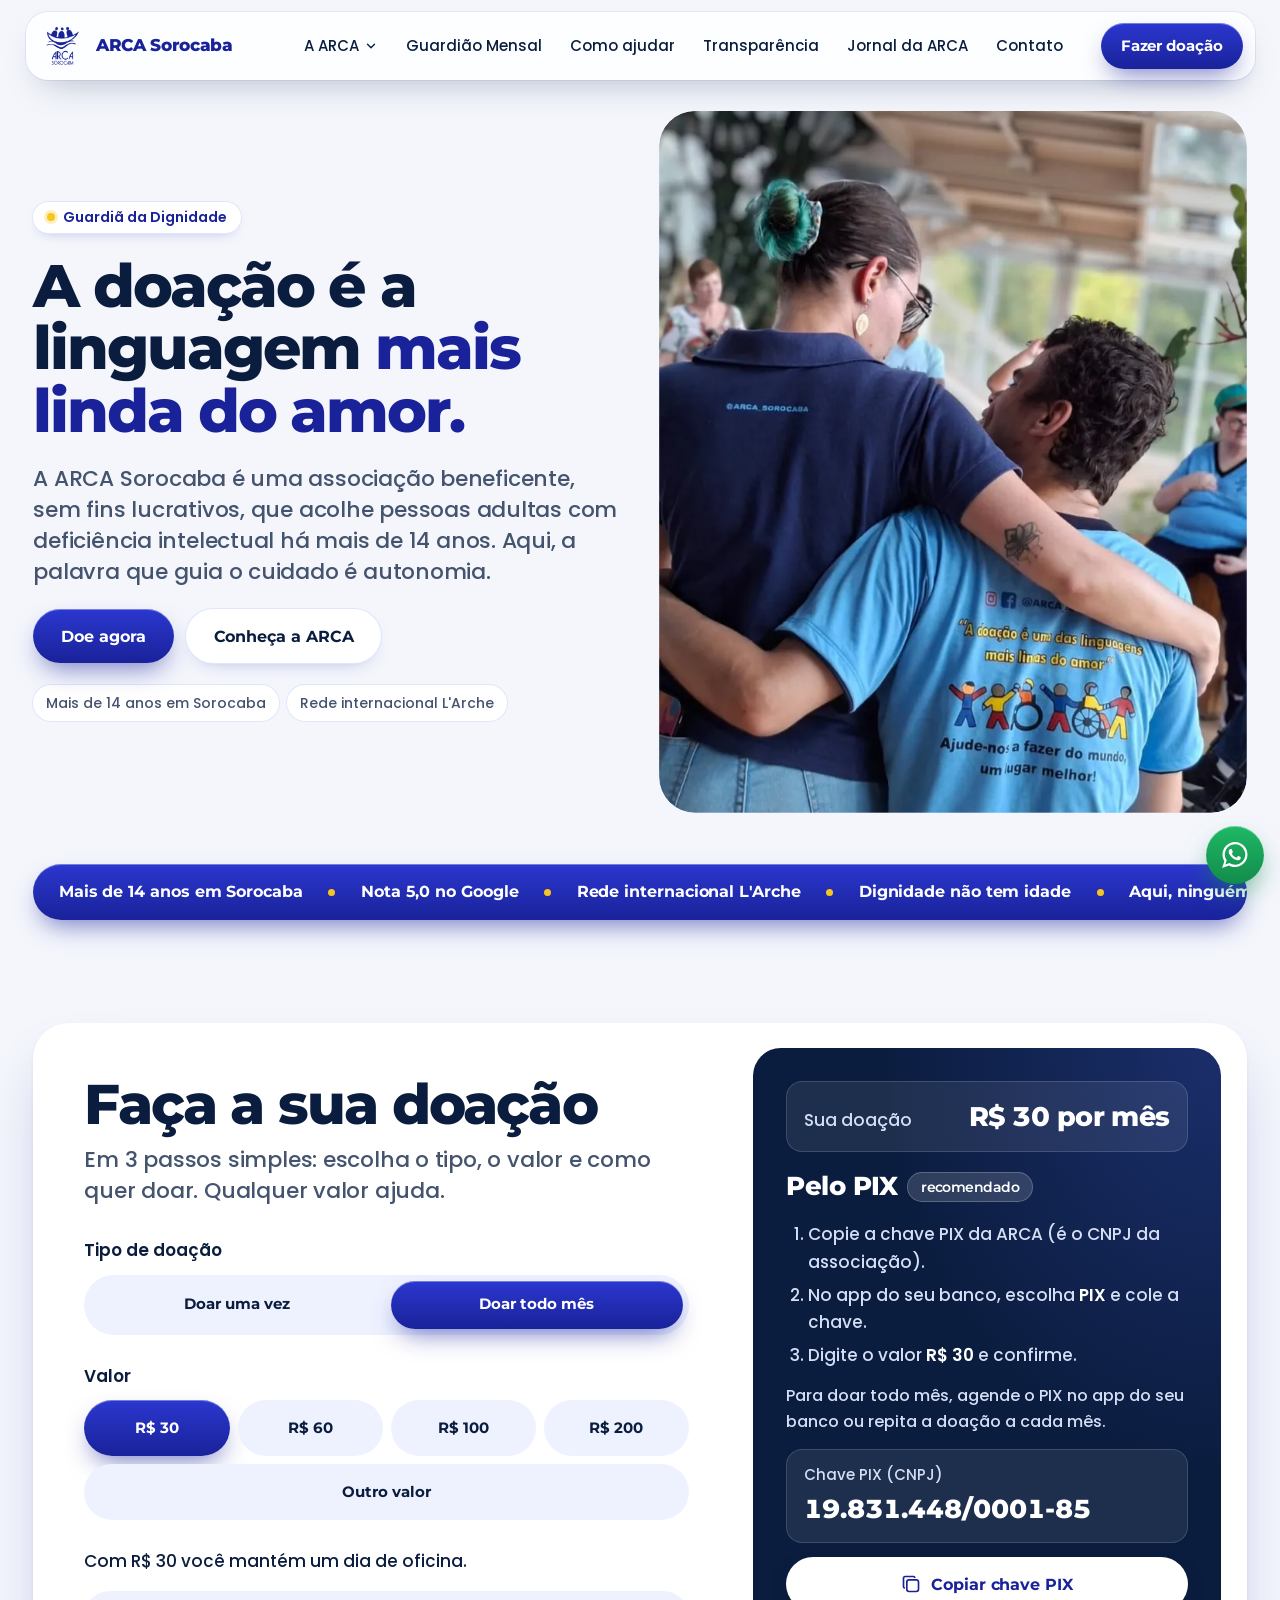
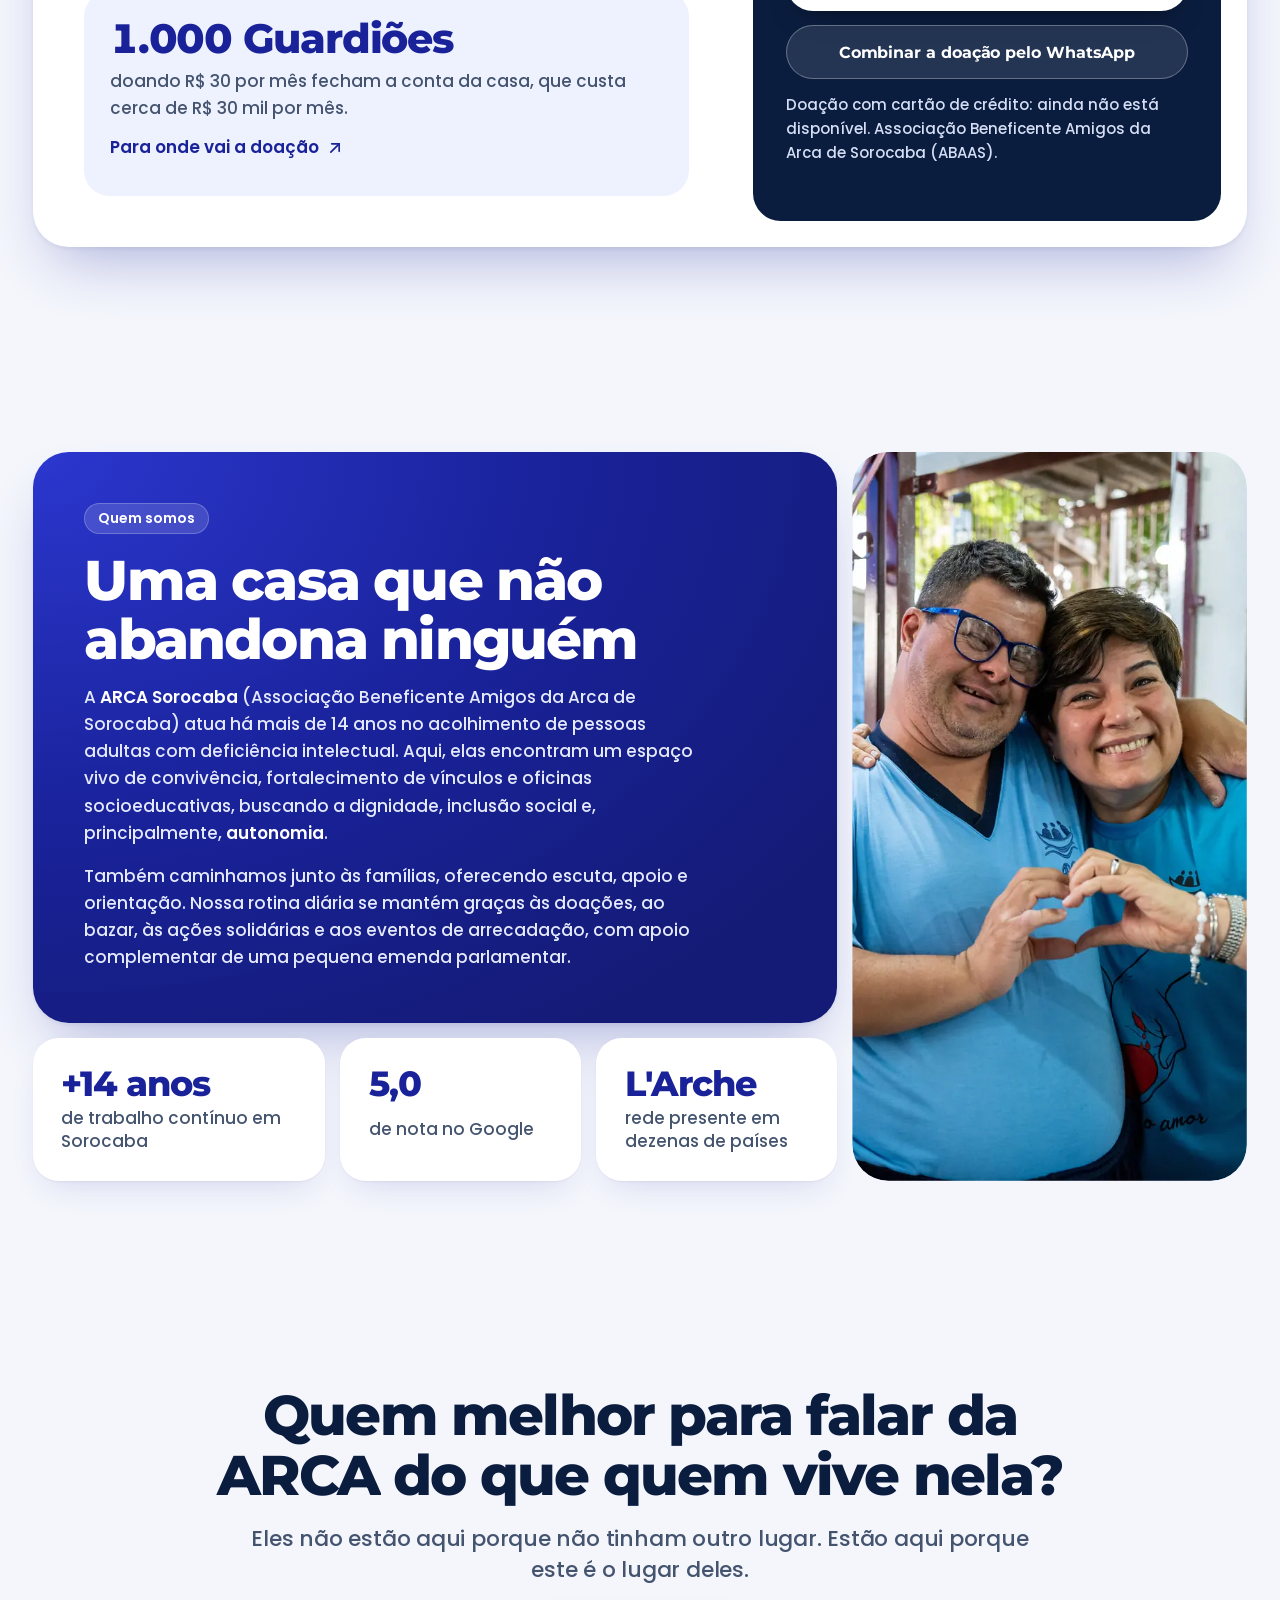
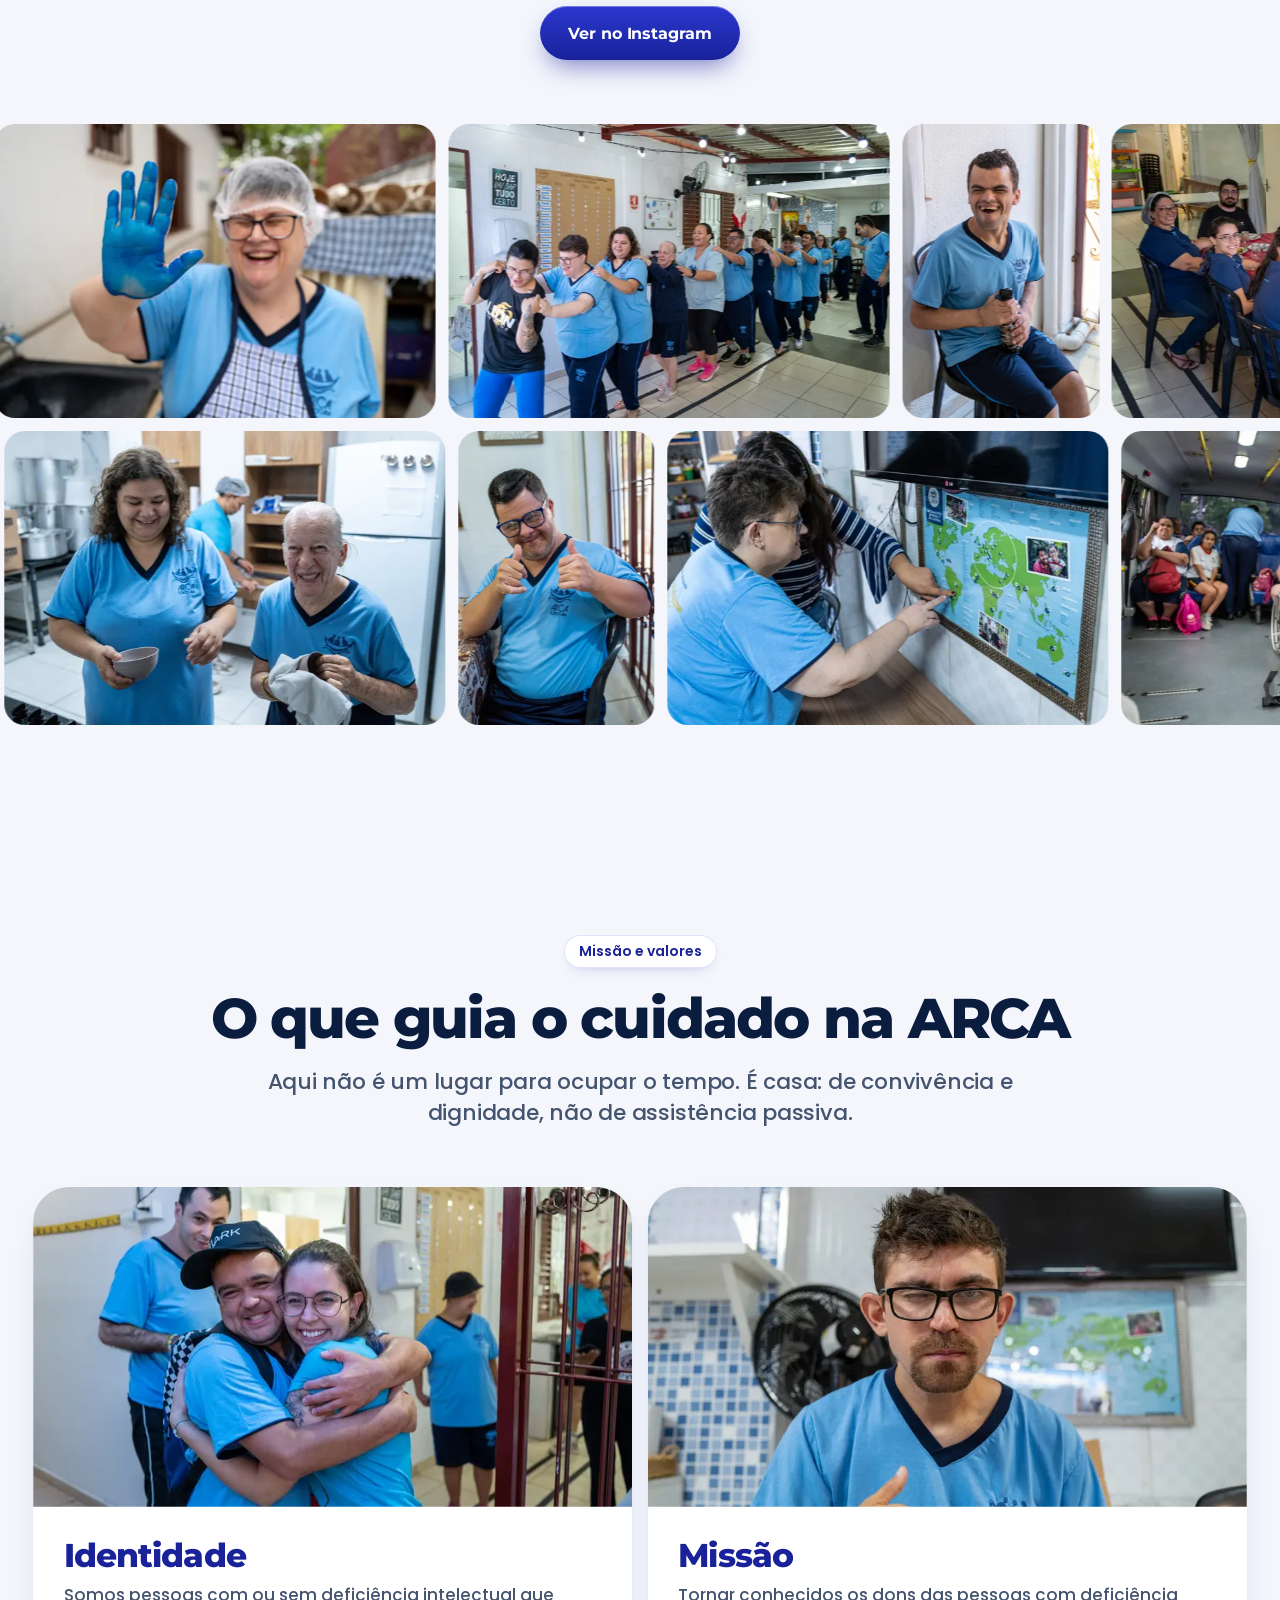
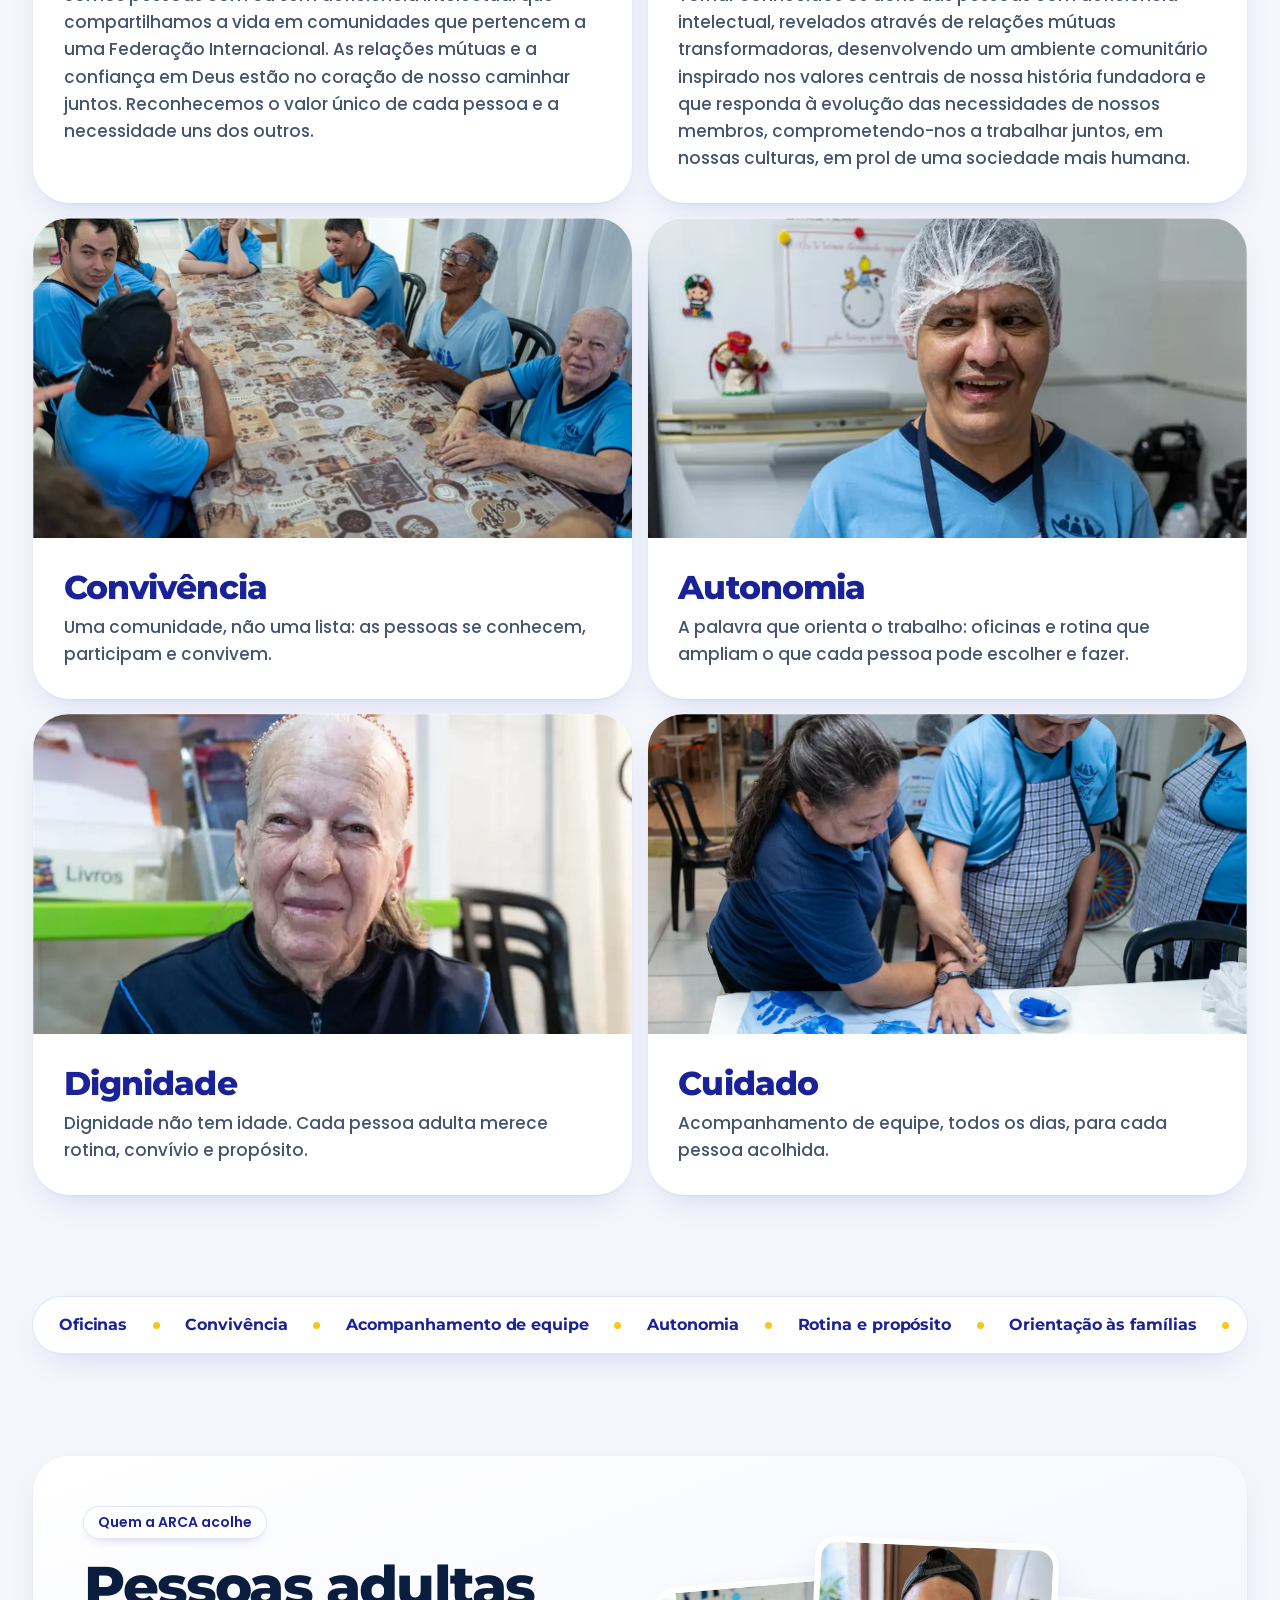
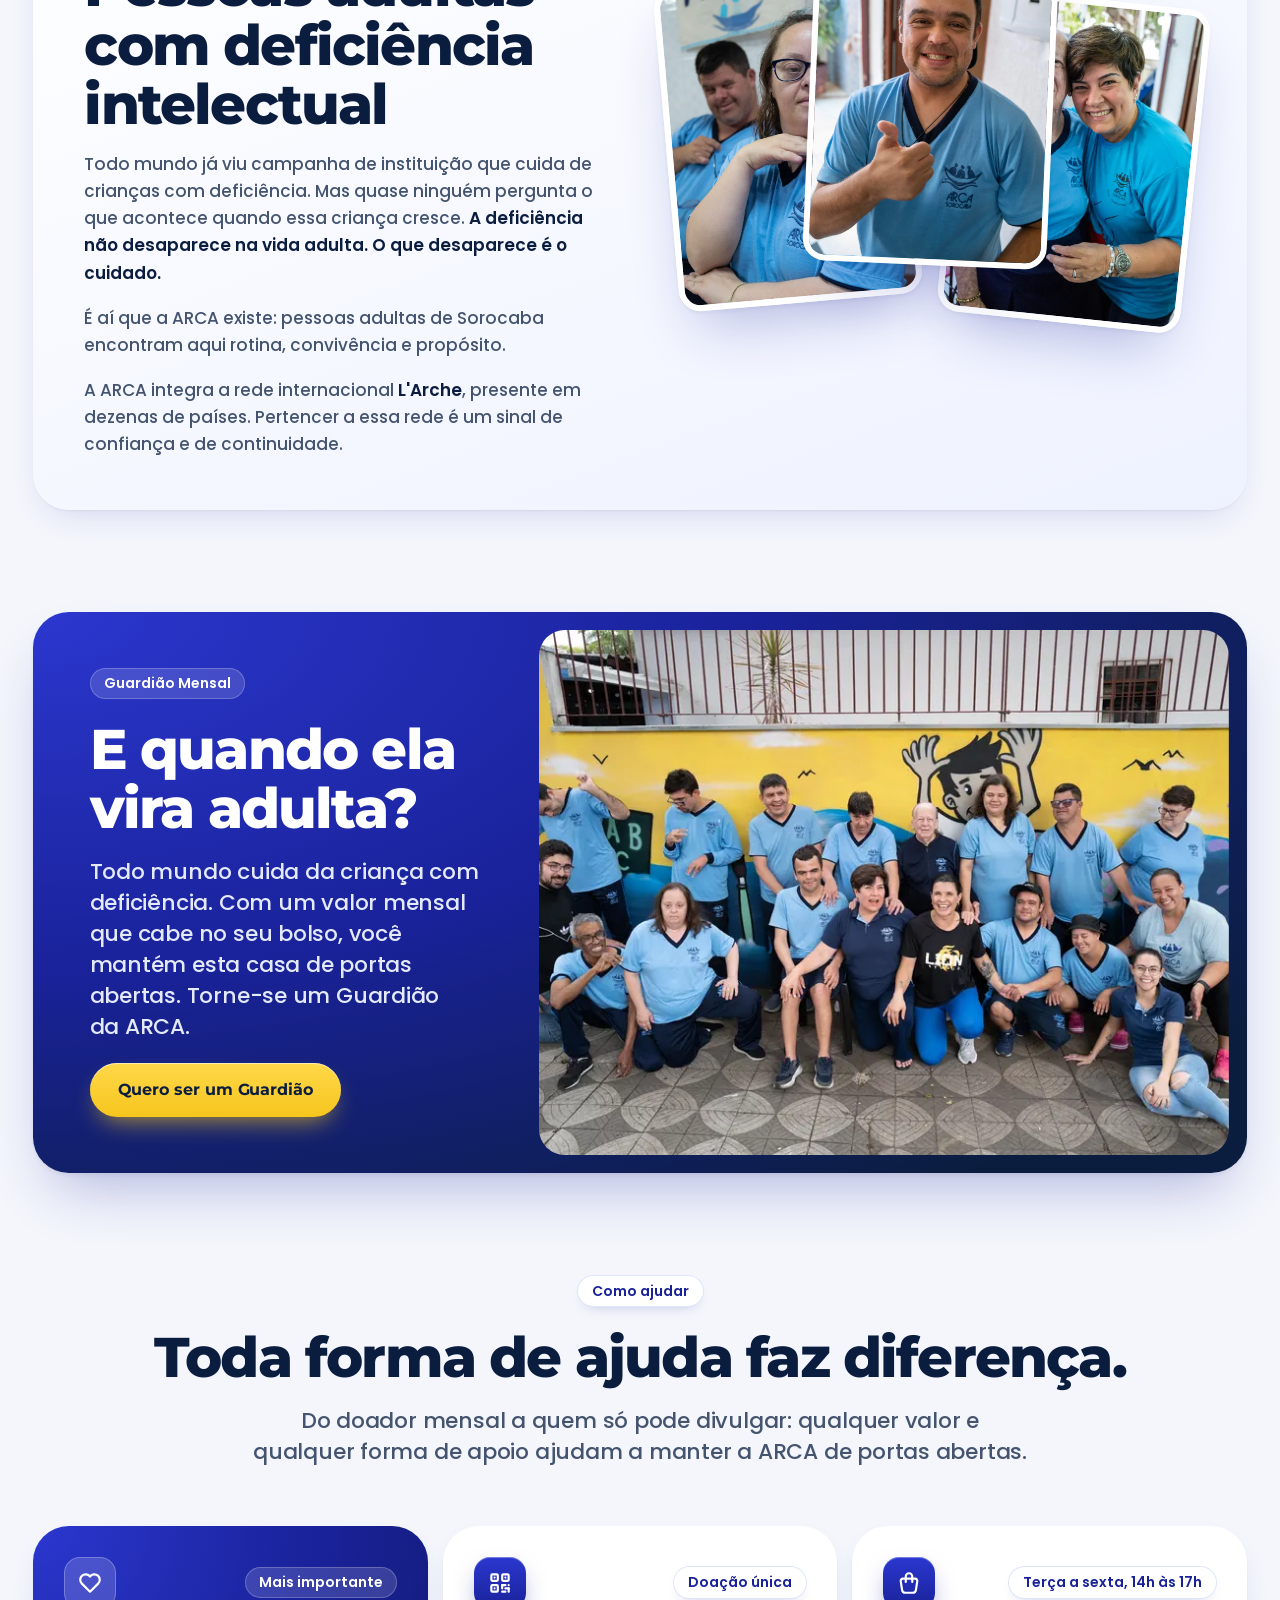
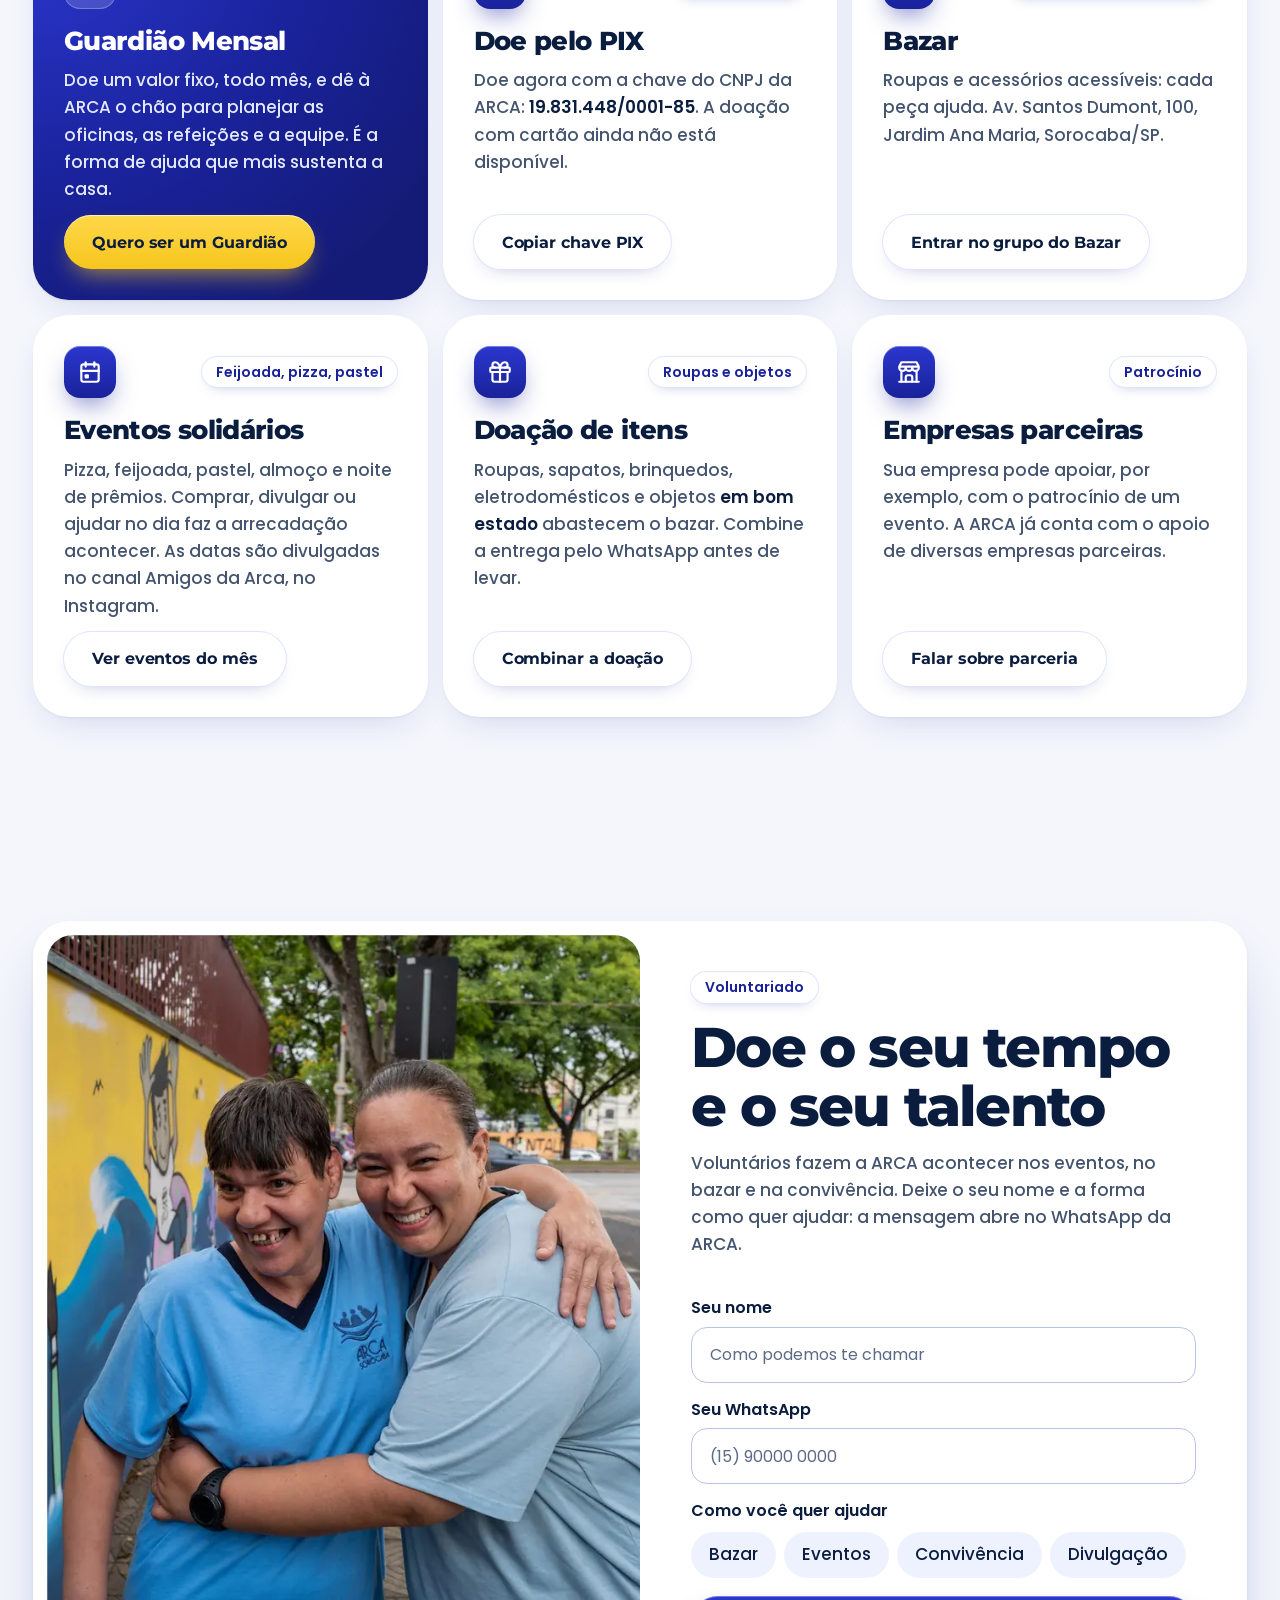
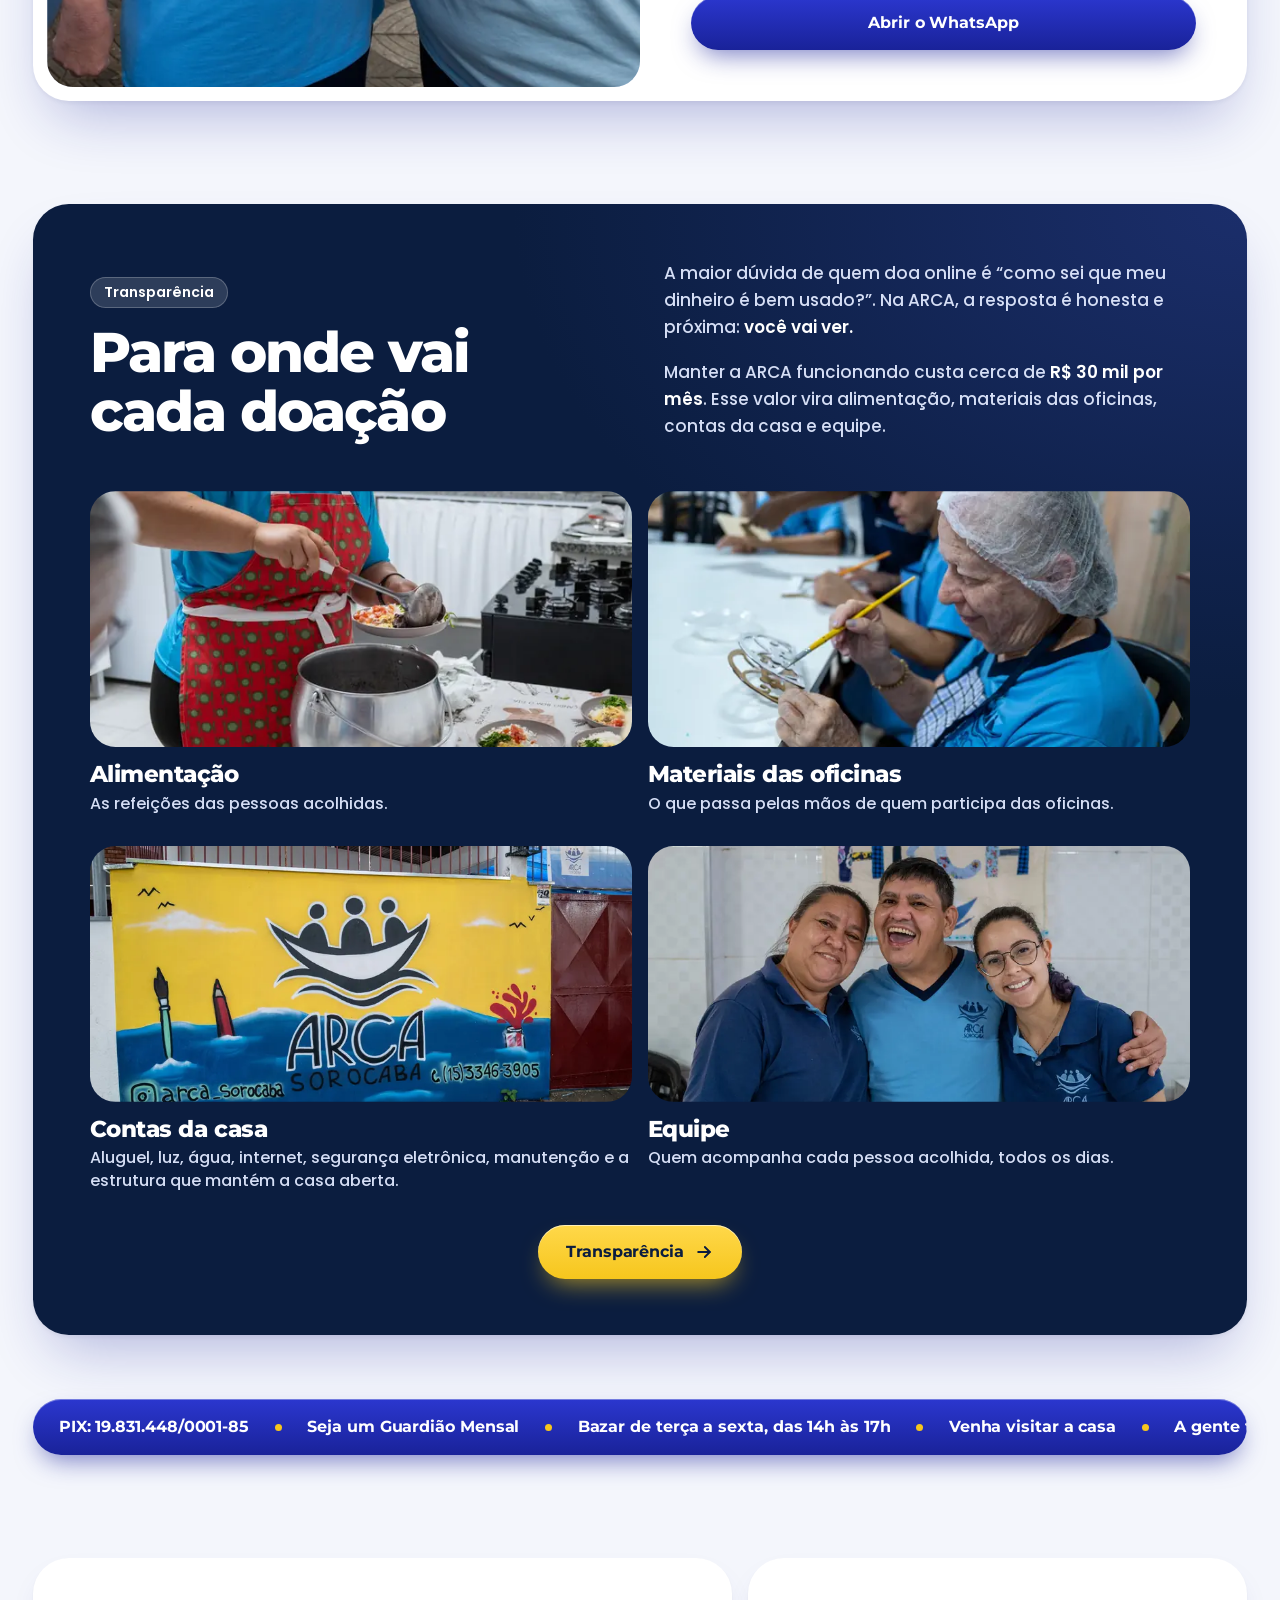
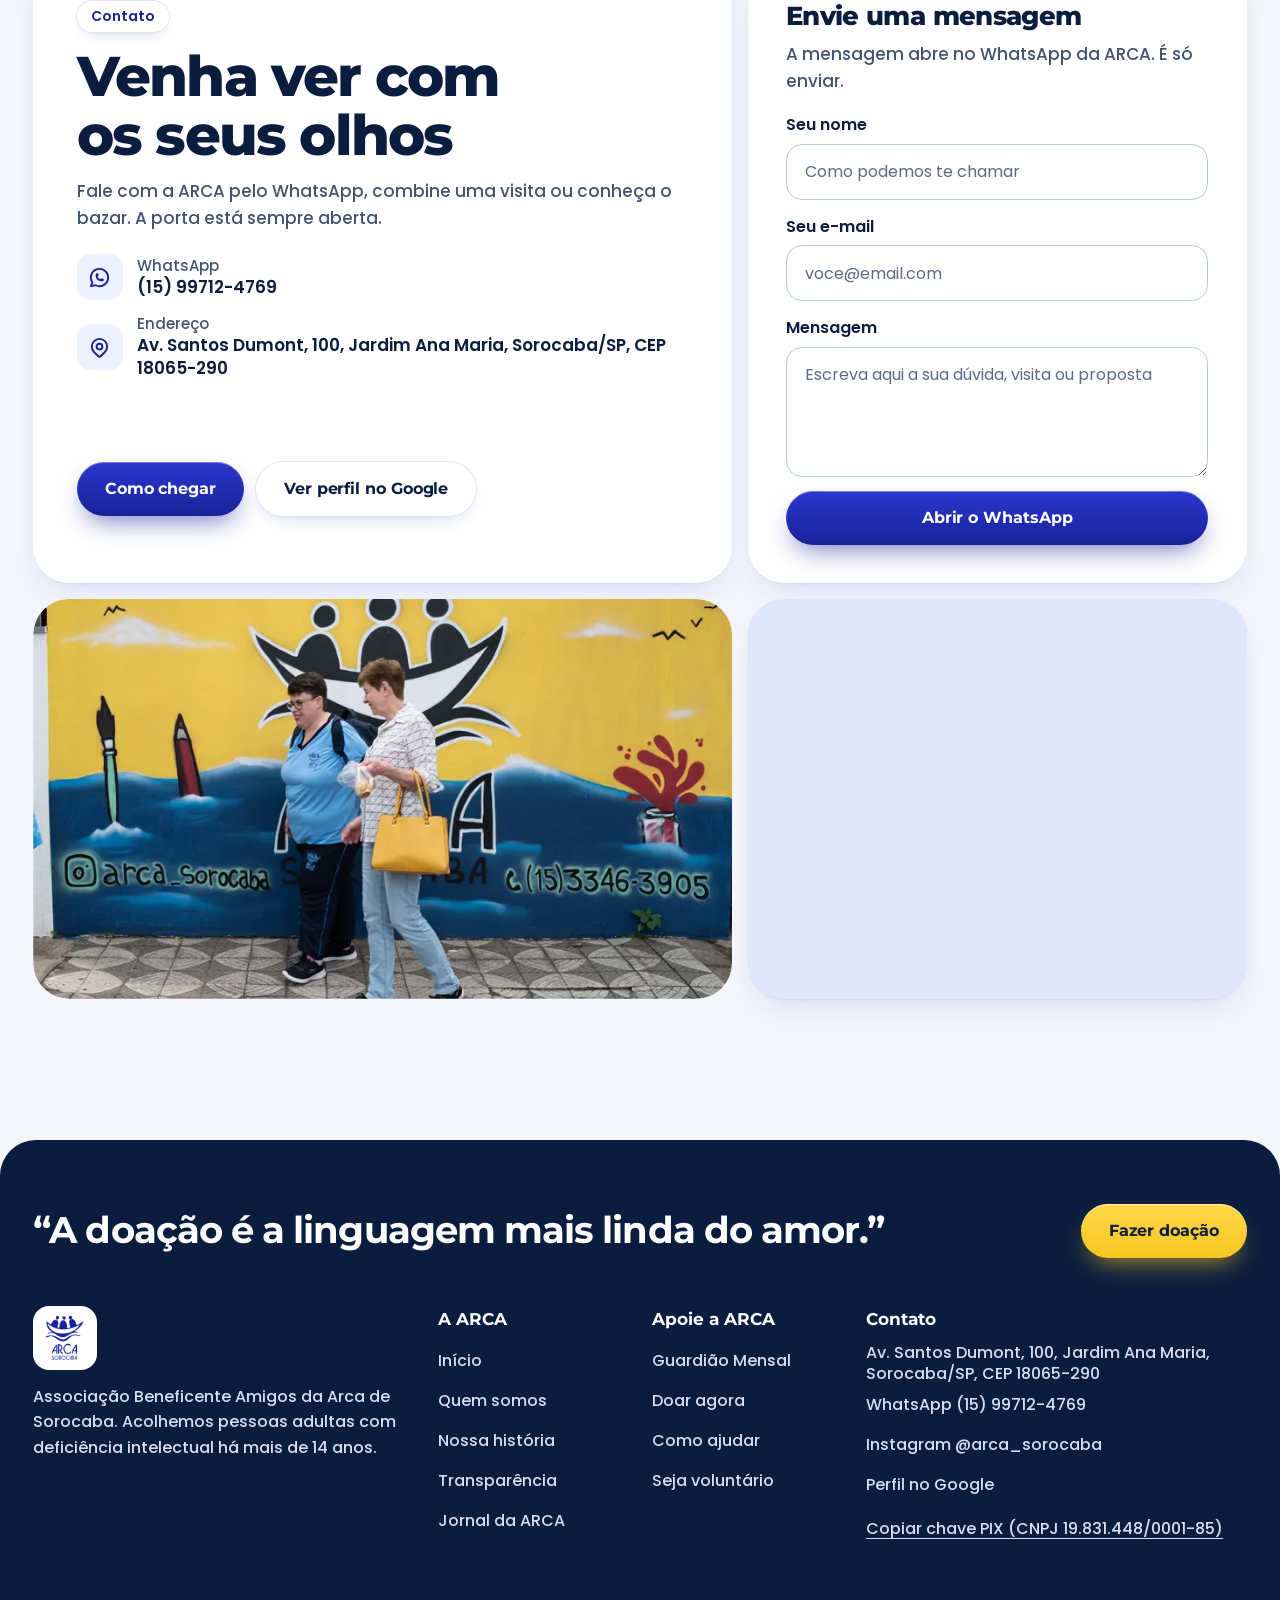
<file: index.html>
<!doctype html>
<html lang="pt-BR">
<head>
<meta charset="utf-8">
<meta name="viewport" content="width=device-width,initial-scale=1,viewport-fit=cover">
<title>ARCA Sorocaba | Doe e ajude pessoas adultas com deficiência intelectual</title>
<meta name="description" content="A ARCA Sorocaba é uma associação beneficente que acolhe pessoas adultas com deficiência intelectual há mais de 14 anos. Doe pelo PIX ou seja um Guardião mensal.">
<link rel="canonical" href="https://arcasorocaba.com.br/">
<meta name="theme-color" content="#F4F6FC">
<meta name="format-detection" content="telephone=no">
<meta property="og:type" content="website">
<meta property="og:locale" content="pt_BR">
<meta property="og:site_name" content="ARCA Sorocaba">
<meta property="og:title" content="ARCA Sorocaba | Guardiã da Dignidade">
<meta property="og:description" content="A ARCA acolhe adultos com deficiência intelectual em Sorocaba há mais de 14 anos. Doe pelo PIX ou seja um Guardião mensal.">
<meta property="og:url" content="https://arcasorocaba.com.br/">
<meta property="og:image" content="https://arcasorocaba.com.br/assets/img/og-image.jpg">
<meta property="og:image:width" content="1200">
<meta property="og:image:height" content="630">
<meta property="og:image:alt" content="A comunidade da ARCA Sorocaba reunida diante do mural amarelo e azul da casa">
<meta name="twitter:card" content="summary_large_image">
<link rel="icon" type="image/png" href="assets/img/favicon.png">
<link rel="apple-touch-icon" href="assets/img/logo.png">
<link rel="preconnect" href="https://fonts.googleapis.com">
<link rel="preconnect" href="https://fonts.gstatic.com" crossorigin>
<link href="https://fonts.googleapis.com/css2?family=Poppins:wght@400;500;600&family=Montserrat:wght@600;700;800&display=swap" rel="stylesheet">
<link rel="preload" as="image" href="assets/fotos/abraco-hero-1170.webp" imagesrcset="assets/fotos/abraco-hero-760.webp 760w, assets/fotos/abraco-hero-1170.webp 1170w" imagesizes="(max-width:900px) 100vw, 50vw">
<link rel="stylesheet" href="assets/css/site.css">
<link rel="stylesheet" href="assets/css/header.css">
<script>document.documentElement.classList.add('js')</script>
<!-- RASTREAMENTO: colar aqui o Pixel / Tag do Google (responsável: Douglas) -->
<script type="application/ld+json">
{"@context":"https://schema.org","@type":"NGO","name":"ARCA Sorocaba","legalName":"Associação Beneficente Amigos da Arca de Sorocaba","taxID":"19.831.448/0001-85","slogan":"A doação é a linguagem mais linda do amor","description":"Associação beneficente sem fins lucrativos que acolhe pessoas adultas com deficiência intelectual em Sorocaba há mais de 14 anos.","url":"https://arcasorocaba.com.br/","logo":"https://arcasorocaba.com.br/assets/img/logo.png","image":"https://arcasorocaba.com.br/assets/img/og-image.jpg","telephone":"+55 15 99712-4769","address":{"@type":"PostalAddress","streetAddress":"Av. Santos Dumont, 100, Jardim Ana Maria","addressLocality":"Sorocaba","addressRegion":"SP","postalCode":"18065-290","addressCountry":"BR"},"sameAs":["https://www.instagram.com/arca_sorocaba/"]}
</script>
</head>
<body>
<a href="#conteudo" class="skip-link">Ir para o conteúdo</a>

<header class="site-header" id="topo">
  <a href="index.html" class="brand">
    <img src="assets/img/logo.png" alt="" width="44" height="44">
    <span class="brand-name">ARCA Sorocaba</span>
  </a>
  <nav aria-label="Navegação principal" class="nav-full">
    <div class="nav-drop">
      <a href="index.html#quem-somos" class="nav-drop-top" aria-haspopup="true">A ARCA<svg viewBox="0 0 24 24" width="14" height="14" fill="none" stroke="currentColor" stroke-width="2.4" stroke-linecap="round" stroke-linejoin="round" aria-hidden="true"><path d="M6 9l6 6 6-6"/></svg></a>
      <div class="nav-drop-menu">
        <a href="index.html#quem-somos">Quem somos</a>
        <a href="historia.html">Nossa história</a>
      </div>
    </div>
    <a href="guardiao.html">Guardião Mensal</a>
    <a href="index.html#como-ajudar">Como ajudar</a>
    <a href="transparencia.html">Transparência</a>
    <a href="blog.html">Jornal da ARCA</a>
    <a href="index.html#contato">Contato</a>
  </nav>
  <a href="index.html#doar" class="btn btn-primary btn-head"><span class="wide">Fazer doação</span><span class="narrow">Doar</span></a>
  <button type="button" id="menuToggle" class="menu-btn" aria-label="Abrir e fechar o menu" aria-expanded="false" aria-controls="mobileNav">
    <span></span><span></span>
  </button>
  <nav aria-label="Navegação" class="mobile-nav" id="mobileNav">
    <a href="index.html#quem-somos">A ARCA</a>
    <a href="historia.html">Nossa história</a>
    <a href="guardiao.html">Guardião Mensal</a>
    <a href="index.html#como-ajudar">Como ajudar</a>
    <a href="transparencia.html">Transparência</a>
    <a href="blog.html">Jornal da ARCA</a>
    <a href="index.html#contato">Contato</a>
  </nav>
</header>

<main id="conteudo">

<section class="hero wrap" aria-labelledby="hero-title">
  <div class="hero-text">
    <span class="pill pill--dot">Guardiã da Dignidade</span>
    <h1 id="hero-title">A doação é a linguagem <em>mais linda do amor.</em></h1>
    <p class="lede">A ARCA Sorocaba é uma associação beneficente, sem fins lucrativos, que acolhe pessoas adultas com deficiência intelectual há mais de 14 anos. Aqui, a palavra que guia o cuidado é autonomia.</p>
    <div class="actions">
      <a href="#doar" class="btn btn-primary">Doe agora</a>
      <a href="#quem-somos" class="btn btn-soft">Conheça a ARCA</a>
    </div>
    <ul class="badges">
      <li>Mais de 14 anos em Sorocaba</li>
      <li>Rede internacional L'Arche</li>
    </ul>
  </div>
  <figure class="hero-photo">
    <img src="assets/fotos/abraco-hero-1170.webp" srcset="assets/fotos/abraco-hero-760.webp 760w, assets/fotos/abraco-hero-1170.webp 1170w" sizes="(max-width:900px) 100vw, 50vw" width="1170" height="1463" alt="Duas pessoas da comunidade ARCA Sorocaba se abraçando, vistas de costas" fetchpriority="high">
  </figure>
</section>

<div class="ticker" data-ticker aria-label="Sobre a ARCA">
  <ul>
    <li>Mais de 14 anos em Sorocaba</li>
    <li>Nota 5,0 no Google</li>
    <li>Rede internacional L'Arche</li>
    <li>Dignidade não tem idade</li>
    <li>Aqui, ninguém é abandonado quando a infância acaba</li>
  </ul>
</div>

<section id="doar" class="sec wrap" aria-labelledby="doar-title">
  <div class="doar-card reveal">
    <div class="doar-left">
      <h2 id="doar-title" class="h2">Faça a sua doação</h2>
      <p class="lede">Em 3 passos simples: escolha o tipo, o valor e como quer doar. Qualquer valor ajuda.</p>
      <span class="doar-label" id="lbl-tipo">Tipo de doação</span>
      <div class="seg" role="group" aria-labelledby="lbl-tipo">
        <button type="button" class="opt-btn" data-freq="unica" aria-pressed="false">Doar uma vez</button>
        <button type="button" class="opt-btn is-active" data-freq="mensal" aria-pressed="true">Doar todo mês</button>
      </div>
      <span class="doar-label" id="lbl-valor">Valor</span>
      <div class="values" role="group" aria-labelledby="lbl-valor">
        <button type="button" class="opt-btn is-active" data-valor="30" aria-pressed="true">R$ 30</button>
        <button type="button" class="opt-btn" data-valor="60" aria-pressed="false">R$ 60</button>
        <button type="button" class="opt-btn" data-valor="100" aria-pressed="false">R$ 100</button>
        <button type="button" class="opt-btn" data-valor="200" aria-pressed="false">R$ 200</button>
        <button type="button" class="opt-btn opt-btn--wide" data-valor="0" aria-pressed="false">Outro valor</button>
      </div>
      <div class="doar-other" id="doarOther">
        <label for="doarOtherInput">Digite o valor em reais</label>
        <input type="text" id="doarOtherInput" inputmode="decimal" placeholder="Ex.: 45">
      </div>
      <p class="impacto" id="impactoText">Com R$ 30 você mantém um dia de oficina.</p>
      <div class="conta" aria-live="polite">
        <p class="conta-big" id="contaBig">1.000 Guardiões</p>
        <p class="conta-text" id="contaText">doando R$ 30 por mês fecham a conta da casa, que custa cerca de R$ 30 mil por mês.</p>
        <a href="#transparencia" class="link-arrow">Para onde vai a doação <svg aria-hidden="true" xmlns="http://www.w3.org/2000/svg" viewBox="0 0 24 24" fill="none" stroke="currentColor" stroke-width="2" stroke-linecap="round" stroke-linejoin="round" > <path stroke="none" d="M0 0h24v24H0z" fill="none"/> <path d="M17 7l-10 10" /> <path d="M8 7l9 0l0 9" /> </svg></a>
      </div>
    </div>
    <div class="pix-card" data-pix-scope>
      <div class="resumo" aria-live="polite">
        <span>Sua doação</span>
        <strong id="doarResumo">R$ 30 por mês</strong>
      </div>
      <h3>Pelo PIX <span class="pill pill--on-dark">recomendado</span></h3>
      <ol class="pix-steps">
        <li>Copie a chave PIX da ARCA (é o CNPJ da associação).</li>
        <li>No app do seu banco, escolha <strong>PIX</strong> e cole a chave.</li>
        <li>Digite o valor <strong id="pixValor">R$ 30</strong> e confirme.</li>
      </ol>
      <p class="pix-mensal" id="pixMensal">Para doar todo mês, agende o PIX no app do seu banco ou repita a doação a cada mês.</p>
      <div class="pix-key"><span>Chave PIX (CNPJ)</span><strong>19.831.448/0001-85</strong></div>
      <button type="button" class="btn btn-white btn-block" data-pix-copy><svg aria-hidden="true" xmlns="http://www.w3.org/2000/svg" viewBox="0 0 24 24" fill="none" stroke="currentColor" stroke-width="2" stroke-linecap="round" stroke-linejoin="round" > <path stroke="none" d="M0 0h24v24H0z" fill="none"/> <path d="M7 7m0 2.667a2.667 2.667 0 0 1 2.667 -2.667h8.666a2.667 2.667 0 0 1 2.667 2.667v8.666a2.667 2.667 0 0 1 -2.667 2.667h-8.666a2.667 2.667 0 0 1 -2.667 -2.667z" /> <path d="M4.012 16.737a2.005 2.005 0 0 1 -1.012 -1.737v-10c0 -1.1 .9 -2 2 -2h10c.75 0 1.158 .385 1.5 1" /> </svg> Copiar chave PIX</button>
      <p role="status" class="copied" data-pix-msg>Chave copiada. Agora é só colar no app do seu banco.</p>
      <a href="https://wa.me/5515997124769" id="doarWhatsBtn" class="btn btn-ghost btn-block" target="_blank" rel="noopener">Combinar a doação pelo WhatsApp</a>
      <p class="pix-note">Doação com cartão de crédito: ainda não está disponível. Associação Beneficente Amigos da Arca de Sorocaba (ABAAS).</p>
    </div>
  </div>
</section>

<section id="quem-somos" class="sec wrap" aria-labelledby="quem-somos-title">
  <div class="bento">
    <div class="b-main reveal">
      <span class="pill pill--on-dark">Quem somos</span>
      <h2 id="quem-somos-title" class="h2">Uma casa que não abandona ninguém</h2>
      <p>A <strong>ARCA Sorocaba</strong> (Associação Beneficente Amigos da Arca de Sorocaba) atua há mais de 14 anos no acolhimento de pessoas adultas com deficiência intelectual. Aqui, elas encontram um espaço vivo de convivência, fortalecimento de vínculos e oficinas socioeducativas, buscando a dignidade, inclusão social e, principalmente, <strong>autonomia</strong>.</p>
      <p>Também caminhamos junto às famílias, oferecendo escuta, apoio e orientação. Nossa rotina diária se mantém graças às doações, ao bazar, às ações solidárias e aos eventos de arrecadação, com apoio complementar de uma pequena emenda parlamentar.</p>
    </div>
    <figure class="b-photo reveal" style="--d:80ms">
      <img src="assets/fotos/comunidade-700.webp" srcset="assets/fotos/comunidade-700.webp 700w, assets/fotos/comunidade-1200.webp 1200w" sizes="(max-width:900px) 100vw, 40vw" width="1200" height="1798" loading="lazy" alt="Um homem e uma mulher da ARCA abraçados e sorrindo, fazendo um coração com as mãos">
    </figure>
    <div class="b-stat reveal"><strong>+14 anos</strong><span>de trabalho contínuo em Sorocaba</span></div>
    <div class="b-stat reveal" style="--d:60ms"><strong>5,0</strong><span>de nota no Google</span></div>
    <div class="b-stat reveal" style="--d:120ms"><strong>L'Arche</strong><span>rede presente em dezenas de países</span></div>
  </div>
</section>

<section id="historias" class="sec" aria-labelledby="vida-title">
  <div class="head wrap">
    <h2 id="vida-title" class="h2 reveal">Quem melhor para falar da ARCA do que quem vive nela?</h2>
    <p class="lede reveal" style="--d:80ms">Eles não estão aqui porque não tinham outro lugar. Estão aqui porque este é o lugar deles.</p>
    <div class="actions actions--center reveal" style="--d:140ms">
      <a href="https://www.instagram.com/arca_sorocaba/" class="btn btn-primary" target="_blank" rel="noopener">Ver no Instagram</a>
    </div>
  </div>
  <div class="marquee" id="marquee" tabindex="0" role="group" aria-label="Fotos do dia a dia na ARCA. Arraste ou use as setas do teclado para ver mais.">
    <ul class="marquee-track">
      <li><img src="assets/fotos/vida-01-640.webp" width="640" height="427" loading="lazy" alt="Mulher de touca mostra a mão pintada de azul e sorri em oficina"></li>
      <li><img src="assets/fotos/vida-03-640.webp" width="640" height="427" loading="lazy" alt="Fila de pessoas da ARCA dançando juntas no salão"></li>
      <li><img src="assets/fotos/vida-07-640.webp" width="640" height="959" loading="lazy" alt="Homem sentado dando risada com a garrafa de água na mão"></li>
      <li><img src="assets/fotos/vida-11-640.webp" width="640" height="427" loading="lazy" alt="Pessoas almoçando juntas em uma mesa de toalha vermelha"></li>
      <li><img src="assets/fotos/vida-04-640.webp" width="640" height="427" loading="lazy" alt="Grupo sentado em roda levantando os braços durante uma atividade"></li>
      <li><img src="assets/fotos/vida-13-640.webp" width="640" height="427" loading="lazy" alt="Duas mulheres se cumprimentam com um toque de punhos na calçada"></li>
      <li><img src="assets/fotos/vida-09-640.webp" width="640" height="959" loading="lazy" alt="Retrato de homem da ARCA sorrindo"></li>
      <li><img src="assets/fotos/vida-02-640.webp" width="640" height="427" loading="lazy" alt="Oficina de pintura com monitora orientando uma participante"></li>
      <li><img src="assets/fotos/vida-15-640.webp" width="640" height="427" loading="lazy" alt="Grupo reunido na sala principal da casa"></li>
    </ul>
    <ul class="marquee-track marquee-track--back">
      <li><img src="assets/fotos/vida-05-640.webp" width="640" height="427" loading="lazy" alt="Duas mulheres riem juntas na cozinha da ARCA"></li>
      <li><img src="assets/fotos/vida-10-640.webp" width="640" height="959" loading="lazy" alt="Homem sorri fazendo sinal de positivo com as duas mãos"></li>
      <li><img src="assets/fotos/vida-06-640.webp" width="640" height="427" loading="lazy" alt="Mulher aponta um lugar no mapa-múndi na parede, com a monitora ao lado"></li>
      <li><img src="assets/fotos/vida-12-640.webp" width="640" height="427" loading="lazy" alt="Homem em cadeira de rodas sorrindo dentro do ônibus adaptado"></li>
      <li><img src="assets/fotos/vida-08-640.webp" width="640" height="427" loading="lazy" alt="Retrato de homem de óculos com um grande sorriso"></li>
      <li><img src="assets/fotos/vida-16-640.webp" width="640" height="427" loading="lazy" alt="Oficina de culinária com bandejas de biscoitos sobre a mesa"></li>
      <li><img src="assets/fotos/vida-14-640.webp" width="640" height="427" loading="lazy" alt="Uma mulher e um homem abraçados dando risada"></li>
      <li><img src="assets/fotos/vida-17-640.webp" width="640" height="427" loading="lazy" alt="Participantes de touca concentrados em uma oficina de pintura"></li>
      <li><img src="assets/fotos/vida-18-640.webp" width="640" height="427" loading="lazy" alt="Grupo de braços para o alto em aula de dança"></li>
    </ul>
  </div>
</section>

<section id="missao" class="sec wrap" aria-labelledby="valores-title">
  <div class="head">
    <span class="pill reveal">Missão e valores</span>
    <h2 id="valores-title" class="h2 reveal">O que guia o cuidado na ARCA</h2>
    <p class="lede reveal" style="--d:80ms">Aqui não é um lugar para ocupar o tempo. É casa: de convivência e dignidade, não de assistência passiva.</p>
  </div>
  <div class="valores">
    <article class="card valor reveal">
      <div class="card-media"><img src="assets/fotos/guardioes-700.webp" srcset="assets/fotos/guardioes-700.webp 700w, assets/fotos/guardioes-1200.webp 1200w" sizes="(max-width:900px) 100vw, 50vw" width="1200" height="801" loading="lazy" style="object-position:center 35%" alt="Monitora da ARCA abraça uma pessoa acolhida, as duas sorrindo"></div>
      <div class="card-body"><h3>Identidade</h3><p>Somos pessoas com ou sem deficiência intelectual que compartilhamos a vida em comunidades que pertencem a uma Federação Internacional. As relações mútuas e a confiança em Deus estão no coração de nosso caminhar juntos. Reconhecemos o valor único de cada pessoa e a necessidade uns dos outros.</p></div>
    </article>
    <article class="card valor reveal" style="--d:80ms">
      <div class="card-media"><img src="assets/fotos/print-2-800.webp" width="800" height="534" loading="lazy" style="object-position:center 12%" alt="Homem da ARCA sorrindo e fazendo sinal de positivo"></div>
      <div class="card-body"><h3>Missão</h3><p>Tornar conhecidos os dons das pessoas com deficiência intelectual, revelados através de relações mútuas transformadoras, desenvolvendo um ambiente comunitário inspirado nos valores centrais de nossa história fundadora e que responda à evolução das necessidades de nossos membros, comprometendo-nos a trabalhar juntos, em nossas culturas, em prol de uma sociedade mais humana.</p></div>
    </article>
    <article class="card valor reveal">
      <div class="card-media"><img src="assets/fotos/convivencia-700.webp" srcset="assets/fotos/convivencia-700.webp 700w, assets/fotos/convivencia-1200.webp 1200w" sizes="(max-width:900px) 100vw, 58vw" width="1200" height="801" loading="lazy" alt="Pessoas da ARCA conversando em volta de uma mesa comprida"></div>
      <div class="card-body"><h3>Convivência</h3><p>Uma comunidade, não uma lista: as pessoas se conhecem, participam e convivem.</p></div>
    </article>
    <article class="card valor reveal" style="--d:80ms">
      <div class="card-media"><img src="assets/fotos/autonomia-700.webp" srcset="assets/fotos/autonomia-700.webp 700w, assets/fotos/autonomia-1200.webp 1200w" sizes="(max-width:900px) 100vw, 42vw" width="1200" height="1798" loading="lazy" style="object-position:center 14%" alt="Homem de avental mostra com orgulho um prato cheio de biscoitos que preparou"></div>
      <div class="card-body"><h3>Autonomia</h3><p>A palavra que orienta o trabalho: oficinas e rotina que ampliam o que cada pessoa pode escolher e fazer.</p></div>
    </article>
    <article class="card valor reveal">
      <div class="card-media"><img src="assets/fotos/dignidade-700.webp" srcset="assets/fotos/dignidade-700.webp 700w, assets/fotos/dignidade-1200.webp 1200w" sizes="(max-width:900px) 100vw, 42vw" width="1200" height="1798" loading="lazy" style="object-position:center 22%" alt="Senhor da ARCA sorrindo com um livro no colo"></div>
      <div class="card-body"><h3>Dignidade</h3><p>Dignidade não tem idade. Cada pessoa adulta merece rotina, convívio e propósito.</p></div>
    </article>
    <article class="card valor reveal" style="--d:80ms">
      <div class="card-media"><img src="assets/fotos/cuidado-700.webp" srcset="assets/fotos/cuidado-700.webp 700w, assets/fotos/cuidado-1200.webp 1200w" sizes="(max-width:900px) 100vw, 58vw" width="1200" height="801" loading="lazy" alt="Monitora acompanha de perto uma participante em oficina de pintura com as mãos"></div>
      <div class="card-body"><h3>Cuidado</h3><p>Acompanhamento de equipe, todos os dias, para cada pessoa acolhida.</p></div>
    </article>
  </div>
</section>

<div class="ticker ticker--soft" data-ticker data-reverse aria-label="O que a ARCA oferece">
  <ul>
    <li>Oficinas</li>
    <li>Convivência</li>
    <li>Acompanhamento de equipe</li>
    <li>Autonomia</li>
    <li>Rotina e propósito</li>
    <li>Orientação às famílias</li>
  </ul>
</div>

<section id="acolhidos" class="sec wrap" aria-labelledby="acolhe-title">
  <div class="acolhe reveal">
    <div class="acolhe-text">
      <span class="pill">Quem a ARCA acolhe</span>
      <h2 id="acolhe-title" class="h2">Pessoas adultas com deficiência intelectual</h2>
      <p>Todo mundo já viu campanha de instituição que cuida de crianças com deficiência. Mas quase ninguém pergunta o que acontece quando essa criança cresce. <strong>A deficiência não desaparece na vida adulta. O que desaparece é o cuidado.</strong></p>
      <p>É aí que a ARCA existe: pessoas adultas de Sorocaba encontram aqui rotina, convivência e propósito.</p>
      <p>A ARCA integra a rede internacional <strong>L'Arche</strong>, presente em dezenas de países. Pertencer a essa rede é um sinal de confiança e de continuidade.</p>
    </div>
    <div class="prints" id="prints">
      <img class="print print--a" src="assets/fotos/print-1-800.webp" width="800" height="1197" loading="lazy" alt="Mulher de óculos da ARCA olhando para a câmera, tranquila, com a mão sob o queixo">
      <img class="print print--b" src="assets/fotos/print-3-800.webp" width="800" height="1199" loading="lazy" alt="Homem da ARCA sorrindo e fazendo sinal de positivo">
      <img class="print print--c" src="assets/fotos/abraco-700.webp" width="700" height="1049" loading="lazy" alt="Duas mulheres da ARCA, uma delas idosa, abraçadas e sorrindo">
    </div>
  </div>
</section>

<section class="wrap" aria-labelledby="guardiao-title">
  <div class="guardiao reveal">
    <div class="guardiao-text">
      <span class="pill pill--on-dark">Guardião Mensal</span>
      <h2 id="guardiao-title" class="h2">E quando ela vira adulta?</h2>
      <p class="lede">Todo mundo cuida da criança com deficiência. Com um valor mensal que cabe no seu bolso, você mantém esta casa de portas abertas. Torne-se um Guardião da ARCA.</p>
      <a href="guardiao.html" class="btn btn-accent">Quero ser um Guardião</a>
    </div>
    <figure class="guardiao-photo">
      <img src="assets/fotos/hero-1200.webp" srcset="assets/fotos/hero-800.webp 800w, assets/fotos/hero-1200.webp 1200w, assets/fotos/hero-2000.webp 2000w" sizes="(max-width:900px) 100vw, 55vw" width="2000" height="1335" loading="lazy" alt="Cerca de vinte pessoas da comunidade ARCA sorriem juntas diante do mural da casa">
    </figure>
  </div>
</section>

<section id="como-ajudar" class="sec wrap" aria-labelledby="ajudar-title">
  <div class="head">
    <span class="pill reveal">Como ajudar</span>
    <h2 id="ajudar-title" class="h2 reveal">Toda forma de ajuda faz diferença.</h2>
    <p class="lede reveal" style="--d:80ms">Do doador mensal a quem só pode divulgar: qualquer valor e qualquer forma de apoio ajudam a manter a ARCA de portas abertas.</p>
  </div>
  <div class="help">
    <article class="card help-card help-card--main reveal">
      <div class="help-top"><span class="ic-tile"><svg aria-hidden="true" xmlns="http://www.w3.org/2000/svg" viewBox="0 0 24 24" fill="none" stroke="currentColor" stroke-width="2" stroke-linecap="round" stroke-linejoin="round" > <path stroke="none" d="M0 0h24v24H0z" fill="none"/> <path d="M19.5 12.572l-7.5 7.428l-7.5 -7.428a5 5 0 1 1 7.5 -6.566a5 5 0 1 1 7.5 6.572" /> </svg></span><span class="pill pill--on-dark">Mais importante</span></div>
      <h3>Guardião Mensal</h3>
      <p>Doe um valor fixo, todo mês, e dê à ARCA o chão para planejar as oficinas, as refeições e a equipe. É a forma de ajuda que mais sustenta a casa.</p>
      <a href="guardiao.html" class="btn btn-accent">Quero ser um Guardião</a>
    </article>
    <article class="card help-card reveal" style="--d:60ms" data-pix-scope>
      <div class="help-top"><span class="ic-tile"><svg aria-hidden="true" xmlns="http://www.w3.org/2000/svg" viewBox="0 0 24 24" fill="none" stroke="currentColor" stroke-width="2" stroke-linecap="round" stroke-linejoin="round" > <path stroke="none" d="M0 0h24v24H0z" fill="none"/> <path d="M4 4m0 1a1 1 0 0 1 1 -1h4a1 1 0 0 1 1 1v4a1 1 0 0 1 -1 1h-4a1 1 0 0 1 -1 -1z" /> <path d="M7 17l0 .01" /> <path d="M14 4m0 1a1 1 0 0 1 1 -1h4a1 1 0 0 1 1 1v4a1 1 0 0 1 -1 1h-4a1 1 0 0 1 -1 -1z" /> <path d="M7 7l0 .01" /> <path d="M4 14m0 1a1 1 0 0 1 1 -1h4a1 1 0 0 1 1 1v4a1 1 0 0 1 -1 1h-4a1 1 0 0 1 -1 -1z" /> <path d="M17 7l0 .01" /> <path d="M14 14l3 0" /> <path d="M20 14l0 .01" /> <path d="M14 14l0 3" /> <path d="M14 20l3 0" /> <path d="M17 17l3 0" /> <path d="M20 17l0 3" /> </svg></span><span class="pill">Doação única</span></div>
      <h3>Doe pelo PIX</h3>
      <p>Doe agora com a chave do CNPJ da ARCA: <strong>19.831.448/0001-85</strong>. A doação com cartão ainda não está disponível.</p>
      <button type="button" class="btn btn-soft" data-pix-copy>Copiar chave PIX</button>
      <p class="copied" role="status" data-pix-msg>Chave copiada. Agora é só colar no app do seu banco.</p>
    </article>
    <article class="card help-card reveal">
      <div class="help-top"><span class="ic-tile"><svg aria-hidden="true" xmlns="http://www.w3.org/2000/svg" viewBox="0 0 24 24" fill="none" stroke="currentColor" stroke-width="2" stroke-linecap="round" stroke-linejoin="round" > <path stroke="none" d="M0 0h24v24H0z" fill="none"/> <path d="M6.331 8h11.339a2 2 0 0 1 1.977 2.304l-1.255 8.152a3 3 0 0 1 -2.966 2.544h-6.852a3 3 0 0 1 -2.965 -2.544l-1.255 -8.152a2 2 0 0 1 1.977 -2.304z" /> <path d="M9 11v-5a3 3 0 0 1 6 0v5" /> </svg></span><span class="pill">Terça a sexta, 14h às 17h</span></div>
      <h3>Bazar</h3>
      <p>Roupas e acessórios acessíveis: cada peça ajuda. Av. Santos Dumont, 100, Jardim Ana Maria, Sorocaba/SP.</p>
      <a href="https://chat.whatsapp.com/GYWs40T8hMe7V15NZbAdEo" class="btn btn-soft" target="_blank" rel="noopener">Entrar no grupo do Bazar</a>
    </article>
    <article class="card help-card reveal" style="--d:60ms" id="eventos">
      <div class="help-top"><span class="ic-tile"><svg aria-hidden="true" xmlns="http://www.w3.org/2000/svg" viewBox="0 0 24 24" fill="none" stroke="currentColor" stroke-width="2" stroke-linecap="round" stroke-linejoin="round" > <path stroke="none" d="M0 0h24v24H0z" fill="none"/> <path d="M4 5m0 2a2 2 0 0 1 2 -2h12a2 2 0 0 1 2 2v12a2 2 0 0 1 -2 2h-12a2 2 0 0 1 -2 -2z" /> <path d="M16 3l0 4" /> <path d="M8 3l0 4" /> <path d="M4 11l16 0" /> <path d="M8 15h2v2h-2z" /> </svg></span><span class="pill">Feijoada, pizza, pastel</span></div>
      <h3>Eventos solidários</h3>
      <p>Pizza, feijoada, pastel, almoço e noite de prêmios. Comprar, divulgar ou ajudar no dia faz a arrecadação acontecer. As datas são divulgadas no canal Amigos da Arca, no Instagram.</p>
      <a href="https://www.instagram.com/channel/AbY5HcxELzVrupCD/" class="btn btn-soft" target="_blank" rel="noopener">Ver eventos do mês</a>
    </article>
    <article class="card help-card reveal" style="--d:120ms">
      <div class="help-top"><span class="ic-tile"><svg aria-hidden="true" xmlns="http://www.w3.org/2000/svg" viewBox="0 0 24 24" fill="none" stroke="currentColor" stroke-width="2" stroke-linecap="round" stroke-linejoin="round" > <path stroke="none" d="M0 0h24v24H0z" fill="none"/> <path d="M3 8m0 1a1 1 0 0 1 1 -1h16a1 1 0 0 1 1 1v2a1 1 0 0 1 -1 1h-16a1 1 0 0 1 -1 -1z" /> <path d="M12 8l0 13" /> <path d="M19 12v7a2 2 0 0 1 -2 2h-10a2 2 0 0 1 -2 -2v-7" /> <path d="M7.5 8a2.5 2.5 0 0 1 0 -5a4.8 8 0 0 1 4.5 5a4.8 8 0 0 1 4.5 -5a2.5 2.5 0 0 1 0 5" /> </svg></span><span class="pill">Roupas e objetos</span></div>
      <h3>Doação de itens</h3>
      <p>Roupas, sapatos, brinquedos, eletrodomésticos e objetos <strong>em bom estado</strong> abastecem o bazar. Combine a entrega pelo WhatsApp antes de levar.</p>
      <a href="https://wa.me/5515997124769?text=Quero%20doar%20itens%20para%20o%20bazar%20da%20ARCA" class="btn btn-soft" target="_blank" rel="noopener">Combinar a doação</a>
    </article>
    <article class="card help-card reveal" style="--d:180ms">
      <div class="help-top"><span class="ic-tile"><svg aria-hidden="true" xmlns="http://www.w3.org/2000/svg" viewBox="0 0 24 24" fill="none" stroke="currentColor" stroke-width="2" stroke-linecap="round" stroke-linejoin="round" > <path stroke="none" d="M0 0h24v24H0z" fill="none"/> <path d="M3 21l18 0" /> <path d="M3 7v1a3 3 0 0 0 6 0v-1m0 1a3 3 0 0 0 6 0v-1m0 1a3 3 0 0 0 6 0v-1h-18l2 -4h14l2 4" /> <path d="M5 21l0 -10.15" /> <path d="M19 21l0 -10.15" /> <path d="M9 21v-4a2 2 0 0 1 2 -2h2a2 2 0 0 1 2 2v4" /> </svg></span><span class="pill">Patrocínio</span></div>
      <h3>Empresas parceiras</h3>
      <p>Sua empresa pode apoiar, por exemplo, com o patrocínio de um evento. A ARCA já conta com o apoio de diversas empresas parceiras.</p>
      <a href="https://wa.me/5515997124769?text=Quero%20saber%20como%20minha%20empresa%20pode%20apoiar%20a%20ARCA" class="btn btn-soft" target="_blank" rel="noopener">Falar sobre parceria</a>
    </article>
  </div>
</section>

<section id="voluntariado" class="sec wrap" aria-labelledby="volunt-title">
  <div class="volunt reveal">
    <figure class="volunt-photo">
      <img src="assets/fotos/voluntariado-700.webp" srcset="assets/fotos/voluntariado-700.webp 700w, assets/fotos/voluntariado-1200.webp 1200w" sizes="(max-width:900px) 100vw, 50vw" width="1200" height="1798" loading="lazy" alt="Uma voluntária e um homem da ARCA abraçados, rindo, em frente ao mural">
    </figure>
    <div class="volunt-body form-wrap">
      <span class="pill">Voluntariado</span>
      <h2 id="volunt-title" class="h2">Doe o seu tempo e o seu talento</h2>
      <p>Voluntários fazem a ARCA acontecer nos eventos, no bazar e na convivência. Deixe o seu nome e a forma como quer ajudar: a mensagem abre no WhatsApp da ARCA.</p>
      <form data-wa-form="voluntario" novalidate>
        <label class="field"><span>Seu nome</span><input type="text" name="nome" required placeholder="Como podemos te chamar" autocomplete="name"></label>
        <label class="field"><span>Seu WhatsApp</span><input type="tel" name="whatsapp" placeholder="(15) 90000 0000" autocomplete="tel"></label>
        <span class="field-label" id="chips-title">Como você quer ajudar</span>
        <div class="chips" role="group" aria-labelledby="chips-title">
          <button type="button" class="chip">Bazar</button>
          <button type="button" class="chip">Eventos</button>
          <button type="button" class="chip">Convivência</button>
          <button type="button" class="chip">Divulgação</button>
        </div>
        <button type="submit" class="btn btn-primary btn-block">Abrir o WhatsApp</button>
      </form>
      <p class="form-done" role="status">Abrimos o WhatsApp com a sua mensagem. É só enviar.</p>
    </div>
  </div>
</section>

<section id="transparencia" class="wrap" aria-labelledby="transp-title">
  <div class="transp">
    <div class="transp-head">
      <div>
        <span class="pill pill--on-dark reveal">Transparência</span>
        <h2 id="transp-title" class="h2 reveal">Para onde vai cada doação</h2>
      </div>
      <div class="transp-copy reveal" style="--d:80ms">
        <p>A maior dúvida de quem doa online é “como sei que meu dinheiro é bem usado?”. Na ARCA, a resposta é honesta e próxima: <strong>você vai ver.</strong></p>
        <p>Manter a ARCA funcionando custa cerca de <strong>R$ 30 mil por mês</strong>. Esse valor vira alimentação, materiais das oficinas, contas da casa e equipe.</p>
      </div>
    </div>
    <div class="destinos">
      <article class="destino destino--wide reveal">
        <div class="card-media"><img src="assets/fotos/alimentacao-600.webp" srcset="assets/fotos/alimentacao-600.webp 600w, assets/fotos/alimentacao-1000.webp 1000w" sizes="(max-width:760px) 100vw, 33vw" width="1000" height="1499" loading="lazy" style="object-position:center 35%" alt="Na cozinha da ARCA, cozinheira de touca monta pratos sobre a mesa"></div>
        <h3>Alimentação</h3><p>As refeições das pessoas acolhidas.</p>
      </article>
      <article class="destino destino--wide reveal" style="--d:60ms">
        <div class="card-media"><img src="assets/fotos/materiais-600.webp" srcset="assets/fotos/materiais-600.webp 600w, assets/fotos/materiais-1000.webp 1000w" sizes="(max-width:760px) 100vw, 33vw" width="1000" height="667" loading="lazy" alt="Senhora de touca pintando uma peça de madeira com pincel"></div>
        <h3>Materiais das oficinas</h3><p>O que passa pelas mãos de quem participa das oficinas.</p>
      </article>
      <article class="destino destino--wide reveal">
        <div class="card-media"><img src="assets/fotos/casa-800.webp" srcset="assets/fotos/casa-800.webp 800w, assets/fotos/casa-1400.webp 1400w" sizes="(max-width:760px) 100vw, 50vw" width="1400" height="934" loading="lazy" alt="Fachada da ARCA, com o mural e o desenho da barca"></div>
        <h3>Contas da casa</h3><p>Aluguel, luz, água, internet, segurança eletrônica, manutenção e a estrutura que mantém a casa aberta.</p>
      </article>
      <article class="destino destino--wide reveal" style="--d:60ms">
        <div class="card-media"><img src="assets/fotos/equipe-800.webp" srcset="assets/fotos/equipe-800.webp 800w, assets/fotos/equipe-1400.webp 1400w" sizes="(max-width:760px) 100vw, 50vw" width="1400" height="934" loading="lazy" alt="Duas pessoas da equipe abraçam um homem da ARCA, os três sorrindo"></div>
        <h3>Equipe</h3><p>Quem acompanha cada pessoa acolhida, todos os dias.</p>
      </article>
    </div>
    <div class="portal-cta reveal">
      <a href="transparencia.html" class="btn btn-accent">Transparência<svg viewBox="0 0 24 24" fill="none" stroke="currentColor" stroke-width="2.2" stroke-linecap="round" stroke-linejoin="round" aria-hidden="true"><path d="M5 12h14"/><path d="M13 6l6 6-6 6"/></svg></a>
    </div>
  </div>
</section>

<div class="ticker" data-ticker aria-label="Formas de doar">
  <ul>
    <li>PIX: 19.831.448/0001-85</li>
    <li>Seja um Guardião Mensal</li>
    <li>Bazar de terça a sexta, das 14h às 17h</li>
    <li>Venha visitar a casa</li>
    <li>A gente tem muito a mostrar</li>
  </ul>
</div>

<section id="contato" class="sec wrap" aria-labelledby="contato-title">
  <div class="contato-grid">
    <div class="card contato-card reveal">
      <span class="pill">Contato</span>
      <h2 id="contato-title" class="h2">Venha ver com os seus olhos</h2>
      <p>Fale com a ARCA pelo WhatsApp, combine uma visita ou conheça o bazar. A porta está sempre aberta.</p>
      <ul class="contact-list">
        <li><span class="ic-tile ic-tile--soft"><svg aria-hidden="true" xmlns="http://www.w3.org/2000/svg" viewBox="0 0 24 24" fill="none" stroke="currentColor" stroke-width="2" stroke-linecap="round" stroke-linejoin="round" > <path stroke="none" d="M0 0h24v24H0z" fill="none"/> <path d="M3 21l1.65 -3.8a9 9 0 1 1 3.4 2.9l-5.05 .9" /> <path d="M9 10a.5 .5 0 0 0 1 0v-1a.5 .5 0 0 0 -1 0v1a5 5 0 0 0 5 5h1a.5 .5 0 0 0 0 -1h-1a.5 .5 0 0 0 0 1" /> </svg></span><div><span>WhatsApp</span><a href="https://wa.me/5515997124769?text=Ol%C3%A1!%20Quero%20saber%20mais%20sobre%20a%20ARCA%20Sorocaba." target="_blank" rel="noopener">(15) 99712-4769</a></div></li>
        <li><span class="ic-tile ic-tile--soft"><svg aria-hidden="true" xmlns="http://www.w3.org/2000/svg" viewBox="0 0 24 24" fill="none" stroke="currentColor" stroke-width="2" stroke-linecap="round" stroke-linejoin="round" > <path stroke="none" d="M0 0h24v24H0z" fill="none"/> <path d="M9 11a3 3 0 1 0 6 0a3 3 0 0 0 -6 0" /> <path d="M17.657 16.657l-4.243 4.243a2 2 0 0 1 -2.827 0l-4.244 -4.243a8 8 0 1 1 11.314 0z" /> </svg></span><div><span>Endereço</span><a href="https://www.google.com/maps/dir/?api=1&destination=Av.+Santos+Dumont,+100,+Jardim+Ana+Maria,+Sorocaba+-+SP,+18065-290" target="_blank" rel="noopener">Av. Santos Dumont, 100, Jardim Ana Maria, Sorocaba/SP, CEP 18065-290</a></div></li>
        <li><span class="ic-tile ic-tile--soft"><svg aria-hidden="true" xmlns="http://www.w3.org/2000/svg" viewBox="0 0 24 24" fill="none" stroke="currentColor" stroke-width="2" stroke-linecap="round" stroke-linejoin="round" > <path stroke="none" d="M0 0h24v24H0z" fill="none"/> <path d="M4 5m0 2a2 2 0 0 1 2 -2h12a2 2 0 0 1 2 2v12a2 2 0 0 1 -2 2h-12a2 2 0 0 1 -2 -2z" /> <path d="M16 3l0 4" /> <path d="M8 3l0 4" /> <path d="M4 11l16 0" /> <path d="M8 15h2v2h-2z" /> </svg></span><div><span>Horário de funcionamento</span><strong>Bazar: terça a sexta, das 14h às 17h</strong></div></li>
      </ul>
      <div class="actions">
        <a href="https://www.google.com/maps/dir/?api=1&destination=Av.+Santos+Dumont,+100,+Jardim+Ana+Maria,+Sorocaba+-+SP,+18065-290" class="btn btn-primary" target="_blank" rel="noopener">Como chegar</a>
        <a href="https://www.google.com/maps/search/?api=1&query=ARCA+Sorocaba+Av.+Santos+Dumont+100+Sorocaba+SP" class="btn btn-soft" target="_blank" rel="noopener">Ver perfil no Google</a>
      </div>
    </div>
    <div class="card form-wrap contato-form reveal" style="--d:80ms">
      <form data-wa-form="contato" novalidate>
        <h3>Envie uma mensagem</h3>
        <p>A mensagem abre no WhatsApp da ARCA. É só enviar.</p>
        <label class="field"><span>Seu nome</span><input type="text" name="nome" required placeholder="Como podemos te chamar" autocomplete="name"></label>
        <label class="field"><span>Seu e-mail</span><input type="email" name="email" placeholder="voce@email.com" autocomplete="email"></label>
        <label class="field"><span>Mensagem</span><textarea name="mensagem" required placeholder="Escreva aqui a sua dúvida, visita ou proposta"></textarea></label>
        <button type="submit" class="btn btn-primary btn-block">Abrir o WhatsApp</button>
      </form>
      <p class="form-done" role="status">Abrimos o WhatsApp com a sua mensagem. É só enviar.</p>
    </div>
    <figure class="contato-photo reveal">
      <img src="assets/fotos/contato-800.webp" srcset="assets/fotos/contato-800.webp 800w, assets/fotos/contato-1400.webp 1400w" sizes="(max-width:900px) 100vw, 50vw" width="1400" height="934" loading="lazy" alt="Duas pessoas caminham pela calçada diante do mural da ARCA">
    </figure>
    <div class="map-frame reveal"><iframe title="Mapa: ARCA Sorocaba" loading="lazy" referrerpolicy="no-referrer-when-downgrade" src="https://www.google.com/maps?q=Av.+Santos+Dumont,+100,+Jardim+Ana+Maria,+Sorocaba+-+SP,+18065-290&output=embed"></iframe></div>
  </div>
</section>
</main>

<footer class="site-footer">
  <div class="footer-inner">
    <div class="footer-top">
      <p class="footer-quote">“A doação é a linguagem mais linda do amor.”</p>
      <a href="index.html#doar" class="btn btn-accent">Fazer doação</a>
    </div>
    <div class="footer-grid">
      <div class="footer-brand">
        <img src="assets/img/logo.png" alt="ARCA Sorocaba" width="64" height="64" loading="lazy">
        <p>Associação Beneficente Amigos da Arca de Sorocaba. Acolhemos pessoas adultas com deficiência intelectual há mais de 14 anos.</p>
      </div>
      <nav class="footer-nav" aria-label="Institucional">
        <h3>A ARCA</h3>
        <a href="index.html">Início</a>
        <a href="index.html#quem-somos">Quem somos</a>
        <a href="historia.html">Nossa história</a>
        <a href="transparencia.html">Transparência</a>
        <a href="blog.html">Jornal da ARCA</a>
      </nav>
      <nav class="footer-nav" aria-label="Apoie a ARCA">
        <h3>Apoie a ARCA</h3>
        <a href="guardiao.html">Guardião Mensal</a>
        <a href="index.html#doar">Doar agora</a>
        <a href="index.html#como-ajudar">Como ajudar</a>
        <a href="index.html#voluntariado">Seja voluntário</a>
      </nav>
      <div class="footer-nav" data-pix-scope>
        <h3>Contato</h3>
        <a href="https://www.google.com/maps/dir/?api=1&destination=Av.+Santos+Dumont,+100,+Jardim+Ana+Maria,+Sorocaba+-+SP,+18065-290" target="_blank" rel="noopener">Av. Santos Dumont, 100, Jardim Ana Maria, Sorocaba/SP, CEP 18065-290</a>
        <a href="https://wa.me/5515997124769?text=Ol%C3%A1!%20Quero%20saber%20mais%20sobre%20a%20ARCA%20Sorocaba." target="_blank" rel="noopener">WhatsApp (15) 99712-4769</a>
        <a href="https://www.instagram.com/arca_sorocaba/" target="_blank" rel="noopener">Instagram @arca_sorocaba</a>
        <a href="https://www.google.com/maps/search/?api=1&query=ARCA+Sorocaba+Av.+Santos+Dumont+100+Sorocaba+SP" target="_blank" rel="noopener">Perfil no Google</a>
        <button type="button" class="copy-link" data-pix-copy>Copiar chave PIX (CNPJ 19.831.448/0001-85)</button>
        <span class="copied" data-pix-msg role="status">Chave PIX copiada.</span>
      </div>
    </div>
    <p class="footer-bottom">© 2026 ARCA Sorocaba, ABAAS. CNPJ 19.831.448/0001-85</p>
  </div>
</footer>

<a class="whatsapp-float" href="https://wa.me/5515997124769?text=Ol%C3%A1!%20Quero%20saber%20mais%20sobre%20a%20ARCA%20Sorocaba." target="_blank" rel="noopener" aria-label="Falar no WhatsApp com a ARCA Sorocaba">
  <svg viewBox="0 0 32 32" fill="currentColor" aria-hidden="true"><path d="M16 3C9.1 3 3.5 8.6 3.5 15.5c0 2.4.7 4.7 1.9 6.7L3 29l7-2.4c1.8 1 3.8 1.5 6 1.5 6.9 0 12.5-5.6 12.5-12.5S22.9 3 16 3Zm0 22.7c-1.9 0-3.7-.5-5.2-1.4l-.4-.2-4.1 1.4 1.4-4-.2-.4a10.2 10.2 0 1 1 8.5 4.6Zm5.6-7.6c-.3-.2-1.8-.9-2.1-1-.3-.1-.5-.2-.7.2-.2.3-.8 1-1 1.2-.2.2-.4.2-.7.1-.3-.2-1.3-.5-2.5-1.5-.9-.8-1.5-1.8-1.7-2.1-.2-.3 0-.5.1-.7l.5-.5.3-.5c.1-.2.1-.4 0-.5l-1-2.3c-.2-.6-.5-.5-.7-.5h-.6c-.2 0-.5.1-.8.4-.3.3-1 1-1 2.5s1.1 2.9 1.2 3.1c.2.2 2.1 3.2 5.1 4.5.7.3 1.3.5 1.7.6.7.2 1.4.2 1.9.1.6-.1 1.8-.7 2-1.4.2-.7.2-1.3.2-1.4-.1-.1-.3-.2-.6-.3Z"/></svg>
</a>

<script src="assets/js/smooth.js"></script>
<script src="assets/js/site.js"></script>
<script src="assets/js/header.js"></script>
<script src="assets/js/protege-fotos.js" defer></script>
</body>
</html>
</file>
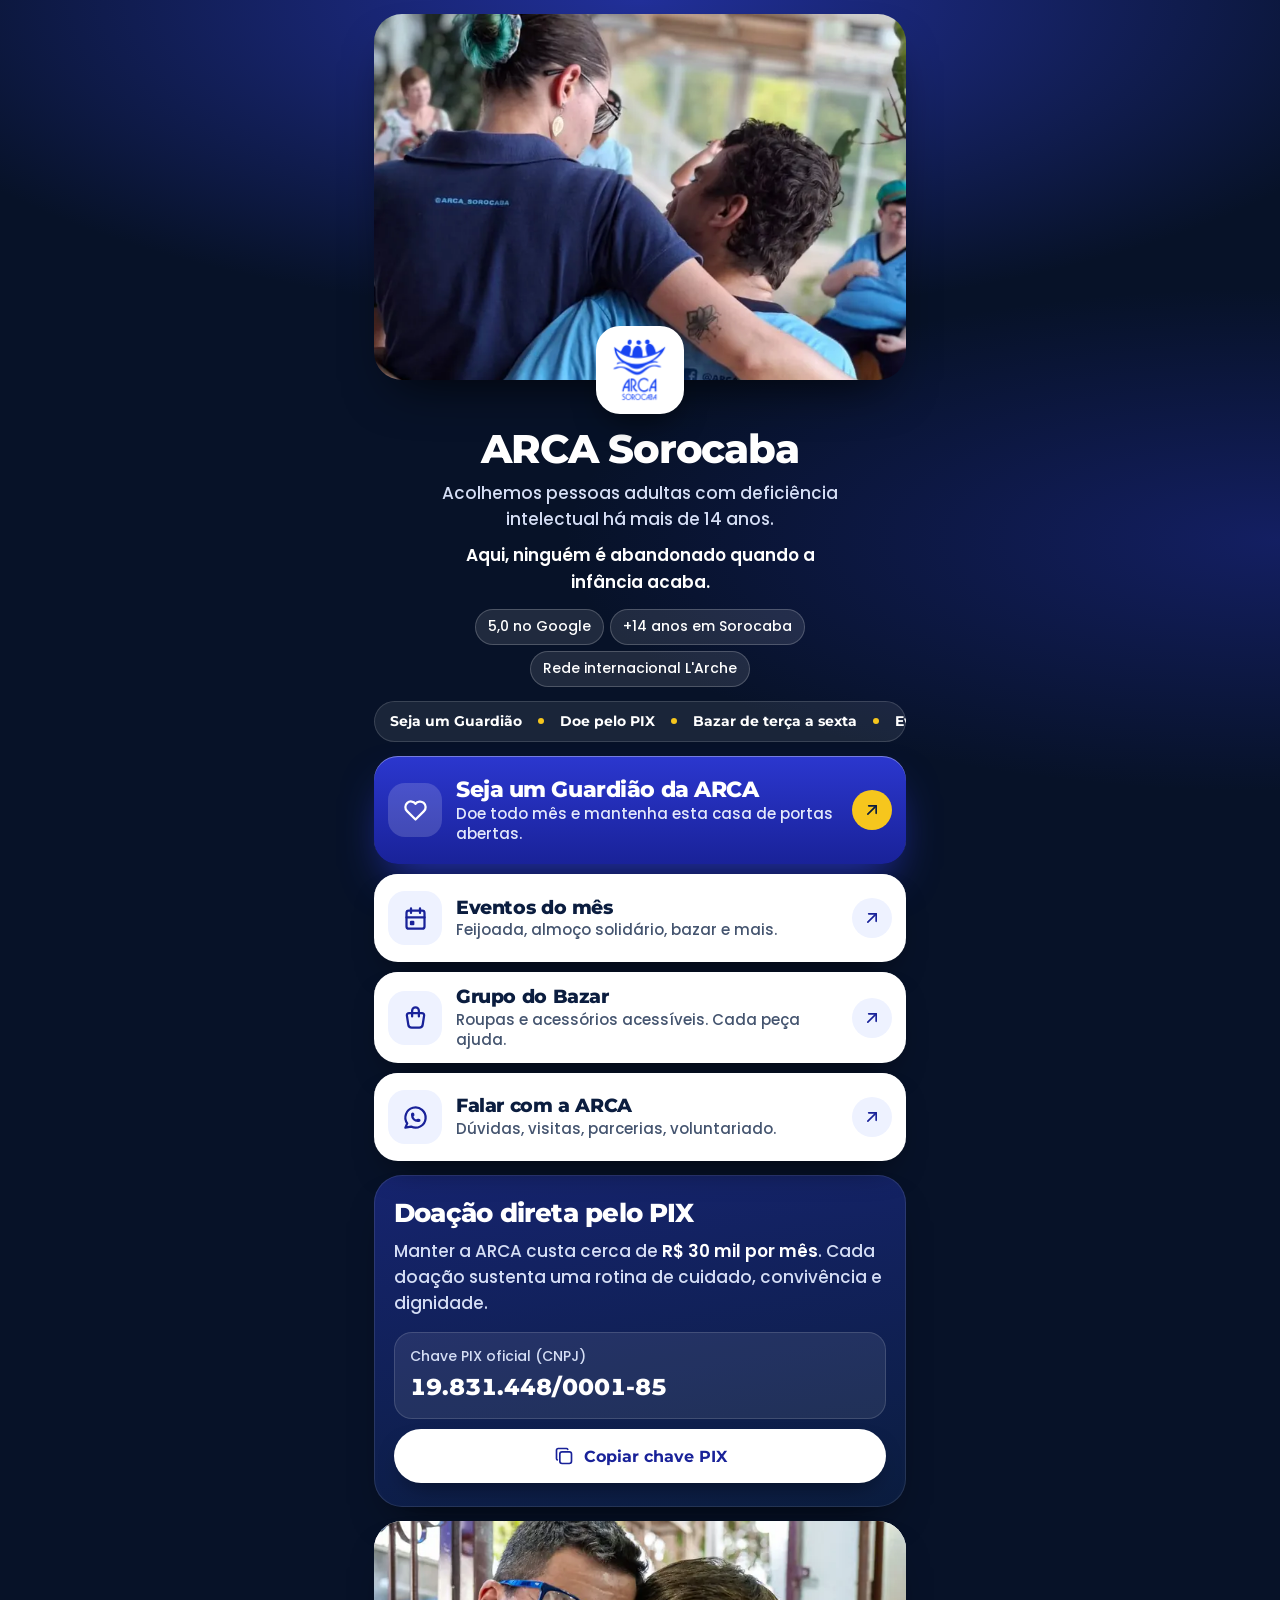
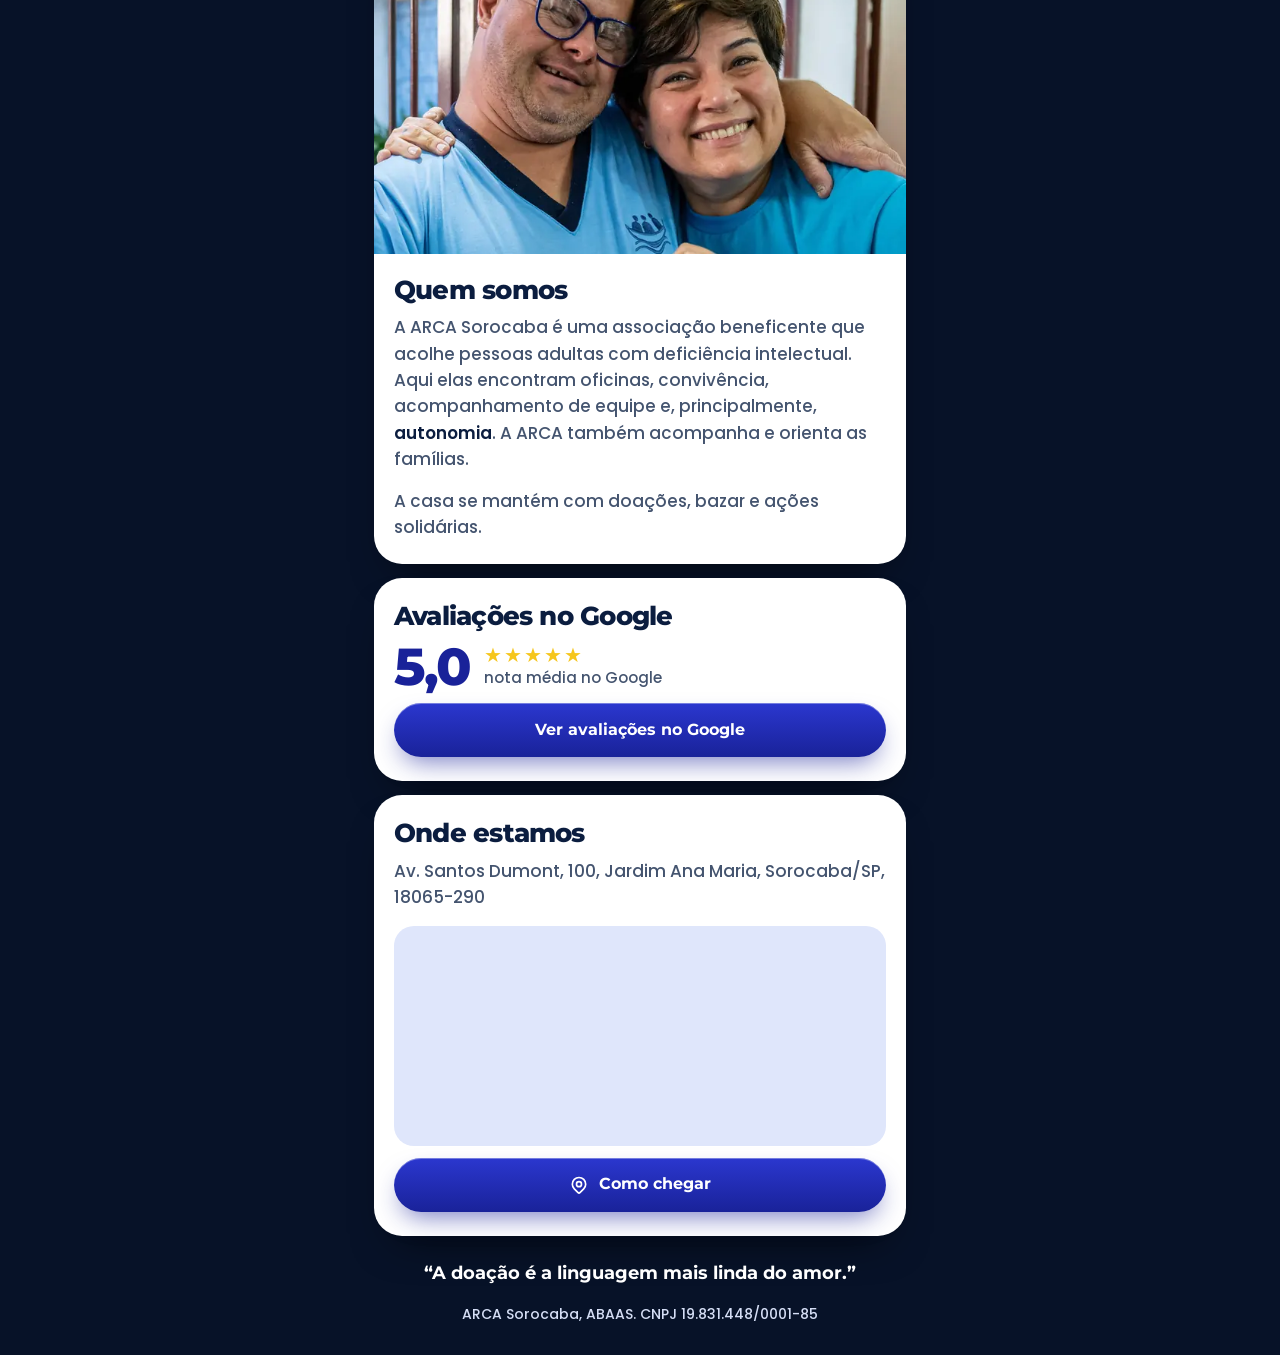
<file: bio/index.html>
<!doctype html>
<html lang="pt-BR">
<head>
<meta charset="utf-8">
<meta name="viewport" content="width=device-width,initial-scale=1,viewport-fit=cover">
<title>ARCA Sorocaba | Link na Bio</title>
<link rel="canonical" href="https://arcasorocaba.com.br/bio/">
<meta name="description" content="ARCA Sorocaba: acolhemos pessoas adultas com deficiência intelectual há mais de 14 anos. Seja um Guardião, doe pelo PIX ou fale com a gente.">
<meta name="theme-color" content="#071228">
<meta name="format-detection" content="telephone=no">
<meta property="og:title" content="ARCA Sorocaba">
<meta property="og:description" content="Acolhemos pessoas adultas com deficiência intelectual há mais de 14 anos. Aqui, ninguém é abandonado quando a infância acaba.">
<meta property="og:type" content="website">
<meta property="og:url" content="https://arcasorocaba.com.br/bio/">
<meta property="og:image" content="https://arcasorocaba.com.br/assets/img/og-image.jpg">
<meta property="og:image:width" content="1200">
<meta property="og:image:height" content="630">
<meta property="og:locale" content="pt_BR">
<meta property="og:site_name" content="ARCA Sorocaba">
<meta name="twitter:card" content="summary_large_image">
<link rel="icon" type="image/png" href="favicon.png">
<link rel="apple-touch-icon" href="logo-arca.png">
<script>document.documentElement.classList.add('js')</script>
<script type="application/ld+json">
{"@context":"https://schema.org","@type":"NGO","name":"ARCA Sorocaba","legalName":"Associação Beneficente Amigos da Arca de Sorocaba","taxID":"19.831.448/0001-85","url":"https://arcasorocaba.com.br/","telephone":"+5515997124769","address":{"@type":"PostalAddress","streetAddress":"Av. Santos Dumont, 100, Jardim Ana Maria","addressLocality":"Sorocaba","addressRegion":"SP","postalCode":"18065-290","addressCountry":"BR"}}
</script>
<link rel="preconnect" href="https://fonts.googleapis.com">
<link rel="preconnect" href="https://fonts.gstatic.com" crossorigin>
<link href="https://fonts.googleapis.com/css2?family=Poppins:wght@400;500;600&family=Montserrat:wght@700;800&display=swap" rel="stylesheet">
<style>
/* ARCA Sorocaba: Link na Bio. Cartões soltos sobre o azul-noite, com a cor principal da marca. */
:root{--blue:#192299;--blue-2:#2B37CF;--navy:#0B1D3F;--night:#071228;--white:#FFFFFF;--tint:#EEF2FF;--tint-2:#DFE6FB;--ink:#0B1D3F;--body:#44546F;--on-dark:#D5DEF5;--yellow:#F6C61D;--ease:cubic-bezier(.22,1,.36,1)}
*,*::before,*::after{box-sizing:border-box}
html{-webkit-text-size-adjust:100%;background:var(--night)}
body{margin:0;min-height:100dvh;color:var(--white);font-family:'Poppins','Segoe UI',sans-serif;font-weight:500;font-size:17px;line-height:1.55;-webkit-font-smoothing:antialiased;background:radial-gradient(90% 50% at 50% 0,#22309A 0,transparent 70%),radial-gradient(80% 40% at 100% 60%,rgba(43,55,207,.35) 0,transparent 70%),var(--night);background-attachment:fixed;overflow-x:clip}
::-webkit-scrollbar{width:12px;height:12px}
::-webkit-scrollbar-track{background:var(--night)}
::-webkit-scrollbar-thumb{background:linear-gradient(180deg,var(--blue-2),var(--blue));border-radius:999px;border:3px solid var(--night)}
::-webkit-scrollbar-thumb:hover{background:var(--white)}
@supports not selector(::-webkit-scrollbar){html{scrollbar-color:var(--blue-2) var(--night);scrollbar-width:thin}}
img{display:block;max-width:100%;height:auto}
h1,h2,h3{font-family:'Montserrat','Segoe UI',sans-serif;margin:0;text-wrap:balance}
p{margin:0 0 .9em}p:last-child{margin-bottom:0}
strong{font-weight:600}
a{color:inherit}
:focus-visible{outline:3px solid var(--yellow);outline-offset:3px}
.page{width:100%;max-width:560px;margin:0 auto;padding:14px 14px calc(24px + env(safe-area-inset-bottom));display:grid;gap:14px}
.top{display:grid;justify-items:center;text-align:center;gap:10px}
.top-photo{position:relative;width:100%;margin:0 0 34px}
.top-photo>div{border-radius:28px;overflow:hidden;box-shadow:0 24px 50px -22px rgba(0,0,0,.8)}
.top-photo img.cover{width:100%;aspect-ratio:16/11;object-fit:cover;object-position:center 30%}
.logo{position:absolute;left:50%;bottom:-34px;transform:translateX(-50%);width:88px;height:88px;background:var(--white);padding:7px;border-radius:24px;box-shadow:0 14px 30px -10px rgba(0,0,0,.6)}
h1{font-size:clamp(30px,8.4vw,40px);font-weight:800;line-height:1.05;letter-spacing:-.03em;margin-top:4px}
.lead{margin:0;color:var(--on-dark);max-width:26em}
.lead-2{margin:0;color:var(--white);font-weight:600;max-width:24em}
.pills{list-style:none;margin:4px 0 0;padding:0;display:flex;flex-wrap:wrap;justify-content:center;gap:6px}
.pills li{padding:7px 13px;border-radius:999px;background:rgba(255,255,255,.1);box-shadow:inset 0 0 0 1px rgba(255,255,255,.2);font-size:14px;font-weight:500}
.ticker{overflow:hidden;border-radius:999px;background:rgba(255,255,255,.08);box-shadow:inset 0 0 0 1px rgba(255,255,255,.14)}
.ticker ul{list-style:none;margin:0;padding:0;display:flex;width:max-content}
.ticker li{display:inline-flex;align-items:center;gap:16px;padding:10px 0 10px 16px;font-family:'Montserrat',sans-serif;font-weight:700;font-size:14px;white-space:nowrap}
.ticker li::after{content:"";width:6px;height:6px;border-radius:50%;background:var(--yellow)}
.js .ticker.is-ready ul{animation:tick 36s linear infinite}
@keyframes tick{to{transform:translateX(-50%)}}
.links{display:grid;gap:10px}
.link{position:relative;overflow:hidden;isolation:isolate;display:grid;grid-template-columns:54px 1fr 40px;align-items:center;gap:14px;min-height:88px;padding:14px;border-radius:24px;background:var(--white);color:var(--ink);text-decoration:none;box-shadow:0 1px 0 rgba(255,255,255,.8) inset,0 18px 34px -18px rgba(0,0,0,.75);transition:transform .4s var(--ease),box-shadow .4s var(--ease)}
.link::after{content:"";position:absolute;inset:0;z-index:-1;background:linear-gradient(105deg,transparent 30%,rgba(43,55,207,.1) 50%,transparent 70%);transform:translateX(-120%);transition:transform .8s var(--ease)}
.link-ic{display:grid;place-items:center;width:54px;height:54px;border-radius:17px;background:var(--tint);color:var(--blue);transition:transform .4s var(--ease),background-color .25s,color .25s}
.link-ic svg{width:27px;height:27px}
.link strong{display:block;font-family:'Montserrat',sans-serif;font-weight:800;font-size:19px;line-height:1.15;letter-spacing:-.02em;margin-bottom:2px}
.link small{display:block;font-size:15px;line-height:1.3;color:var(--body)}
.link-go{display:grid;place-items:center;width:40px;height:40px;border-radius:50%;background:var(--tint);color:var(--blue);transition:transform .4s var(--ease),background-color .25s,color .25s}
.link-go svg{width:20px;height:20px}
.link:active{transform:scale(.98)}
.link--main{background:linear-gradient(180deg,var(--blue-2),var(--blue));color:var(--white);min-height:108px;box-shadow:0 1px 0 rgba(255,255,255,.35) inset,0 22px 44px -14px rgba(43,55,207,.85)}
.link--main::after{background:linear-gradient(105deg,transparent 30%,rgba(255,255,255,.28) 50%,transparent 70%)}
.link--main strong{font-size:22px}
.link--main small{color:#E4E9FB}
.link--main .link-ic{background:rgba(255,255,255,.16);color:var(--white)}
.link--main .link-go{background:var(--yellow);color:var(--navy)}
@media (hover:hover){
  .link:hover{transform:translateY(-4px) scale(1.012);box-shadow:0 1px 0 rgba(255,255,255,.8) inset,0 28px 46px -18px rgba(0,0,0,.9)}
  .link:hover::after{transform:translateX(120%)}
  .link:hover .link-ic{transform:scale(1.06) rotate(-4deg)}
  .link:hover .link-go{transform:translate(2px,-2px);background:var(--blue);color:var(--white)}
  .link--main:hover{box-shadow:0 1px 0 rgba(255,255,255,.35) inset,0 30px 54px -14px rgba(43,55,207,1)}
  .link--main:hover .link-go{background:var(--white);color:var(--blue)}
}
.card{background:var(--white);color:var(--ink);border-radius:28px;padding:24px 20px;box-shadow:0 22px 44px -24px rgba(0,0,0,.8)}
.card h2{font-size:26px;font-weight:800;line-height:1.1;letter-spacing:-.03em;margin-bottom:10px;color:var(--ink)}
.card p{color:var(--body)}
.card strong{color:var(--ink)}
.pix{background:linear-gradient(170deg,#16246F,var(--navy));color:var(--white);box-shadow:inset 0 0 0 1px rgba(255,255,255,.1),0 22px 44px -24px rgba(0,0,0,.8)}
.pix h2,.pix strong{color:var(--white)}
.pix p{color:var(--on-dark)}
.pix-key{margin:14px 0 10px;padding:14px 16px;border-radius:18px;background:rgba(255,255,255,.08);box-shadow:inset 0 0 0 1px rgba(255,255,255,.14);display:grid;gap:2px}
.pix-key span{font-size:14px;color:var(--on-dark)}
.pix-key b{font-family:'Montserrat',sans-serif;font-weight:800;font-size:23px;font-variant-numeric:tabular-nums}
.btn{position:relative;overflow:hidden;isolation:isolate;display:flex;align-items:center;justify-content:center;gap:10px;width:100%;min-height:54px;padding:12px 24px;border:0;border-radius:999px;font-family:'Montserrat',sans-serif;font-weight:700;font-size:16px;text-decoration:none;cursor:pointer;transition:transform .35s var(--ease),box-shadow .35s var(--ease)}
.btn svg{width:20px;height:20px}
.btn-white{background:var(--white);color:var(--blue);box-shadow:0 12px 26px -12px rgba(0,0,0,.6)}
.btn-primary{background:linear-gradient(180deg,var(--blue-2),var(--blue));color:var(--white);box-shadow:0 1px 0 rgba(255,255,255,.35) inset,0 12px 26px -8px rgba(25,34,153,.6)}
.btn:active{transform:scale(.98)}
@media (hover:hover){.btn:hover{transform:translateY(-3px)}}
.copied{display:none;margin:12px 0 0;font-weight:500}
.copied.is-visible{display:block}
.about{padding:0;overflow:hidden}
.about img{width:100%;aspect-ratio:16/10;object-fit:cover;object-position:center 24%}
.about>div{padding:22px 20px 24px}
.rate-row{display:flex;align-items:center;gap:14px;margin-bottom:10px}
.rate-score{font-family:'Montserrat',sans-serif;font-weight:800;font-size:52px;line-height:1;letter-spacing:-.04em;color:var(--blue)}
.stars{color:var(--yellow);font-size:20px;letter-spacing:2px;line-height:1.1}
.rate-row small{display:block;font-size:15px;color:var(--body)}
.map{margin:12px 0;height:220px;border-radius:20px;overflow:hidden;background:var(--tint-2)}
.map iframe{display:block;width:100%;height:100%;border:0}
footer{text-align:center;padding:12px 8px 4px;color:var(--on-dark)}
footer p:first-child{font-family:'Montserrat',sans-serif;font-size:18px;font-weight:700;line-height:1.25;color:var(--white)}
footer small{font-size:14px}
.js .up{opacity:0;transform:translateY(18px);animation:up .8s var(--ease) forwards;animation-delay:var(--d,0ms)}
@keyframes up{to{opacity:1;transform:none}}
.js .rv{opacity:0;transform:translateY(40px) scale(.97);filter:blur(6px);transition:opacity .9s var(--ease),transform 1s var(--ease),filter .9s var(--ease);transition-delay:var(--d,0ms)}
.js .rv.is-in{opacity:1;transform:none;filter:none}
@media (prefers-reduced-motion:reduce){*,*::before,*::after{animation:none!important;transition-duration:.01ms!important}.js .up,.js .rv{opacity:1;transform:none;filter:none}}
</style>
</head>
<body>
<div class="page">
<header class="top up">
  <figure class="top-photo">
    <div><img class="cover" src="abraco-hero-760.webp" width="760" height="950" alt="Duas pessoas da comunidade ARCA Sorocaba se abraçando, vistas de costas" fetchpriority="high"></div>
    <img class="logo" src="logo-arca.png" alt="" width="300" height="300">
  </figure>
  <h1>ARCA Sorocaba</h1>
  <p class="lead">Acolhemos pessoas adultas com deficiência intelectual há mais de 14 anos.</p>
  <p class="lead-2">Aqui, ninguém é abandonado quando a infância acaba.</p>
  <ul class="pills">
    <li>5,0 no Google</li>
    <li>+14 anos em Sorocaba</li>
    <li>Rede internacional L'Arche</li>
  </ul>
</header>

<div class="ticker up" style="--d:80ms" data-ticker aria-label="Formas de ajudar">
  <ul>
    <li>Seja um Guardião</li>
    <li>Doe pelo PIX</li>
    <li>Bazar de terça a sexta</li>
    <li>Eventos solidários</li>
    <li>Dignidade não tem idade</li>
  </ul>
</div>

<nav class="links" aria-label="Links principais">
  <a class="link link--main up" style="--d:120ms" href="https://www.arcasorocaba.com.br/" target="_blank" rel="noopener">
    <span class="link-ic"><svg aria-hidden="true" xmlns="http://www.w3.org/2000/svg" viewBox="0 0 24 24" fill="none" stroke="currentColor" stroke-width="2" stroke-linecap="round" stroke-linejoin="round" > <path stroke="none" d="M0 0h24v24H0z" fill="none"/> <path d="M19.5 12.572l-7.5 7.428l-7.5 -7.428a5 5 0 1 1 7.5 -6.566a5 5 0 1 1 7.5 6.572" /> </svg></span>
    <div><strong>Seja um Guardião da ARCA</strong><small>Doe todo mês e mantenha esta casa de portas abertas.</small></div>
    <span class="link-go"><svg aria-hidden="true" xmlns="http://www.w3.org/2000/svg" viewBox="0 0 24 24" fill="none" stroke="currentColor" stroke-width="2" stroke-linecap="round" stroke-linejoin="round" > <path stroke="none" d="M0 0h24v24H0z" fill="none"/> <path d="M17 7l-10 10" /> <path d="M8 7l9 0l0 9" /> </svg></span>
  </a>
  <a class="link up" style="--d:180ms" href="https://www.instagram.com/channel/AbY5HcxELzVrupCD/" target="_blank" rel="noopener">
    <span class="link-ic"><svg aria-hidden="true" xmlns="http://www.w3.org/2000/svg" viewBox="0 0 24 24" fill="none" stroke="currentColor" stroke-width="2" stroke-linecap="round" stroke-linejoin="round" > <path stroke="none" d="M0 0h24v24H0z" fill="none"/> <path d="M4 5m0 2a2 2 0 0 1 2 -2h12a2 2 0 0 1 2 2v12a2 2 0 0 1 -2 2h-12a2 2 0 0 1 -2 -2z" /> <path d="M16 3l0 4" /> <path d="M8 3l0 4" /> <path d="M4 11l16 0" /> <path d="M8 15h2v2h-2z" /> </svg></span>
    <div><strong>Eventos do mês</strong><small>Feijoada, almoço solidário, bazar e mais.</small></div>
    <span class="link-go"><svg aria-hidden="true" xmlns="http://www.w3.org/2000/svg" viewBox="0 0 24 24" fill="none" stroke="currentColor" stroke-width="2" stroke-linecap="round" stroke-linejoin="round" > <path stroke="none" d="M0 0h24v24H0z" fill="none"/> <path d="M17 7l-10 10" /> <path d="M8 7l9 0l0 9" /> </svg></span>
  </a>
  <a class="link up" style="--d:240ms" href="https://chat.whatsapp.com/GYWs40T8hMe7V15NZbAdEo" target="_blank" rel="noopener">
    <span class="link-ic"><svg aria-hidden="true" xmlns="http://www.w3.org/2000/svg" viewBox="0 0 24 24" fill="none" stroke="currentColor" stroke-width="2" stroke-linecap="round" stroke-linejoin="round" > <path stroke="none" d="M0 0h24v24H0z" fill="none"/> <path d="M6.331 8h11.339a2 2 0 0 1 1.977 2.304l-1.255 8.152a3 3 0 0 1 -2.966 2.544h-6.852a3 3 0 0 1 -2.965 -2.544l-1.255 -8.152a2 2 0 0 1 1.977 -2.304z" /> <path d="M9 11v-5a3 3 0 0 1 6 0v5" /> </svg></span>
    <div><strong>Grupo do Bazar</strong><small>Roupas e acessórios acessíveis. Cada peça ajuda.</small></div>
    <span class="link-go"><svg aria-hidden="true" xmlns="http://www.w3.org/2000/svg" viewBox="0 0 24 24" fill="none" stroke="currentColor" stroke-width="2" stroke-linecap="round" stroke-linejoin="round" > <path stroke="none" d="M0 0h24v24H0z" fill="none"/> <path d="M17 7l-10 10" /> <path d="M8 7l9 0l0 9" /> </svg></span>
  </a>
  <a class="link up" style="--d:300ms" href="https://wa.me/5515997124769?text=Ol%C3%A1!%20Quero%20saber%20mais%20sobre%20a%20ARCA%20Sorocaba." target="_blank" rel="noopener">
    <span class="link-ic"><svg aria-hidden="true" xmlns="http://www.w3.org/2000/svg" viewBox="0 0 24 24" fill="none" stroke="currentColor" stroke-width="2" stroke-linecap="round" stroke-linejoin="round" > <path stroke="none" d="M0 0h24v24H0z" fill="none"/> <path d="M3 21l1.65 -3.8a9 9 0 1 1 3.4 2.9l-5.05 .9" /> <path d="M9 10a.5 .5 0 0 0 1 0v-1a.5 .5 0 0 0 -1 0v1a5 5 0 0 0 5 5h1a.5 .5 0 0 0 0 -1h-1a.5 .5 0 0 0 0 1" /> </svg></span>
    <div><strong>Falar com a ARCA</strong><small>Dúvidas, visitas, parcerias, voluntariado.</small></div>
    <span class="link-go"><svg aria-hidden="true" xmlns="http://www.w3.org/2000/svg" viewBox="0 0 24 24" fill="none" stroke="currentColor" stroke-width="2" stroke-linecap="round" stroke-linejoin="round" > <path stroke="none" d="M0 0h24v24H0z" fill="none"/> <path d="M17 7l-10 10" /> <path d="M8 7l9 0l0 9" /> </svg></span>
  </a>
</nav>

<section class="card pix" aria-labelledby="pix-title">
  <h2 id="pix-title">Doação direta pelo PIX</h2>
  <p>Manter a ARCA custa cerca de <strong>R$ 30 mil por mês</strong>. Cada doação sustenta uma rotina de cuidado, convivência e dignidade.</p>
  <div class="pix-key"><span>Chave PIX oficial (CNPJ)</span><b>19.831.448/0001-85</b></div>
  <button type="button" class="btn btn-white" id="copyPix"><svg aria-hidden="true" xmlns="http://www.w3.org/2000/svg" viewBox="0 0 24 24" fill="none" stroke="currentColor" stroke-width="2" stroke-linecap="round" stroke-linejoin="round" > <path stroke="none" d="M0 0h24v24H0z" fill="none"/> <path d="M7 7m0 2.667a2.667 2.667 0 0 1 2.667 -2.667h8.666a2.667 2.667 0 0 1 2.667 2.667v8.666a2.667 2.667 0 0 1 -2.667 2.667h-8.666a2.667 2.667 0 0 1 -2.667 -2.667z" /> <path d="M4.012 16.737a2.005 2.005 0 0 1 -1.012 -1.737v-10c0 -1.1 .9 -2 2 -2h10c.75 0 1.158 .385 1.5 1" /> </svg> Copiar chave PIX</button>
  <p class="copied" id="copyMsg" role="status">Chave copiada. Obrigado por apoiar a ARCA. Agora abra o app do seu banco, escolha PIX, cole a chave e confirme o valor.</p>
</section>

<section class="card about" aria-labelledby="sobre-title">
  <img src="comunidade-700.webp" width="700" height="1049" loading="lazy" alt="Um homem e uma mulher da ARCA abraçados e sorrindo, fazendo um coração com as mãos">
  <div>
    <h2 id="sobre-title">Quem somos</h2>
    <p>A ARCA Sorocaba é uma associação beneficente que acolhe pessoas adultas com deficiência intelectual. Aqui elas encontram oficinas, convivência, acompanhamento de equipe e, principalmente, <strong>autonomia</strong>. A ARCA também acompanha e orienta as famílias.</p>
    <p>A casa se mantém com doações, bazar e ações solidárias.</p>
  </div>
</section>

<section class="card" aria-labelledby="rate-title">
  <h2 id="rate-title">Avaliações no Google</h2>
  <div class="rate-row"><span class="rate-score">5,0</span><div><div class="stars" aria-hidden="true">★★★★★</div><small>nota média no Google</small></div></div>
  <a class="btn btn-primary" href="https://www.google.com/maps/search/?api=1&query=ARCA+Sorocaba+Av.+Santos+Dumont+100+Sorocaba+SP" target="_blank" rel="noopener">Ver avaliações no Google</a>
</section>

<section class="card" aria-labelledby="place-title">
  <h2 id="place-title">Onde estamos</h2>
  <p>Av. Santos Dumont, 100, Jardim Ana Maria, Sorocaba/SP, 18065-290</p>
  <div class="map"><iframe loading="lazy" referrerpolicy="no-referrer-when-downgrade" title="Mapa até a ARCA Sorocaba" src="https://www.google.com/maps?q=Av.+Santos+Dumont,+100,+Jardim+Ana+Maria,+Sorocaba+-+SP,+18065-290&output=embed"></iframe></div>
  <a class="btn btn-primary" href="https://www.google.com/maps/dir/?api=1&destination=Av.+Santos+Dumont,+100,+Jardim+Ana+Maria,+Sorocaba+-+SP,+18065-290" target="_blank" rel="noopener"><svg aria-hidden="true" xmlns="http://www.w3.org/2000/svg" viewBox="0 0 24 24" fill="none" stroke="currentColor" stroke-width="2" stroke-linecap="round" stroke-linejoin="round" > <path stroke="none" d="M0 0h24v24H0z" fill="none"/> <path d="M9 11a3 3 0 1 0 6 0a3 3 0 0 0 -6 0" /> <path d="M17.657 16.657l-4.243 4.243a2 2 0 0 1 -2.827 0l-4.244 -4.243a8 8 0 1 1 11.314 0z" /> </svg> Como chegar</a>
</section>

<footer>
  <p>“A doação é a linguagem mais linda do amor.”</p>
  <p><small>ARCA Sorocaba, ABAAS. CNPJ 19.831.448/0001-85</small></p>
</footer>
</div>
<script>
(function () {
  var btn = document.getElementById('copyPix'), msg = document.getElementById('copyMsg'), KEY = '19.831.448/0001-85';
  function fallback() {
    var a = document.createElement('textarea'); a.value = KEY; a.style.position = 'fixed'; a.style.opacity = '0';
    document.body.appendChild(a); a.select();
    try { document.execCommand('copy'); } catch (e) {}
    a.remove();
  }
  btn.addEventListener('click', function () {
    if (navigator.clipboard && navigator.clipboard.writeText) navigator.clipboard.writeText(KEY).catch(fallback); else fallback();
    msg.classList.add('is-visible');
  });
  if ('IntersectionObserver' in window) {
    var io = new IntersectionObserver(function (es) {
      es.forEach(function (e) { if (e.isIntersecting) { e.target.classList.add('is-in'); io.unobserve(e.target); } });
    }, { rootMargin: '0px 0px -6% 0px', threshold: 0.04 });
    document.querySelectorAll('.card, .card > h2, .card > p, .card > div, .card > .btn, footer').forEach(function (el, i) {
      el.classList.add('rv'); io.observe(el);
    });
  }
  if (!(window.matchMedia && window.matchMedia('(prefers-reduced-motion: reduce)').matches)) {
    document.querySelectorAll('[data-ticker] ul').forEach(function (ul) {
      Array.prototype.slice.call(ul.children).forEach(function (li) { var c = li.cloneNode(true); c.setAttribute('aria-hidden', 'true'); ul.appendChild(c); });
      Array.prototype.slice.call(ul.children).forEach(function (li) { var c = li.cloneNode(true); c.setAttribute('aria-hidden', 'true'); ul.appendChild(c); });
      ul.parentElement.classList.add('is-ready');
    });
  }
})();
</script>
<script src="../assets/js/protege-fotos.js" defer></script>
</body>
</html>
</file>
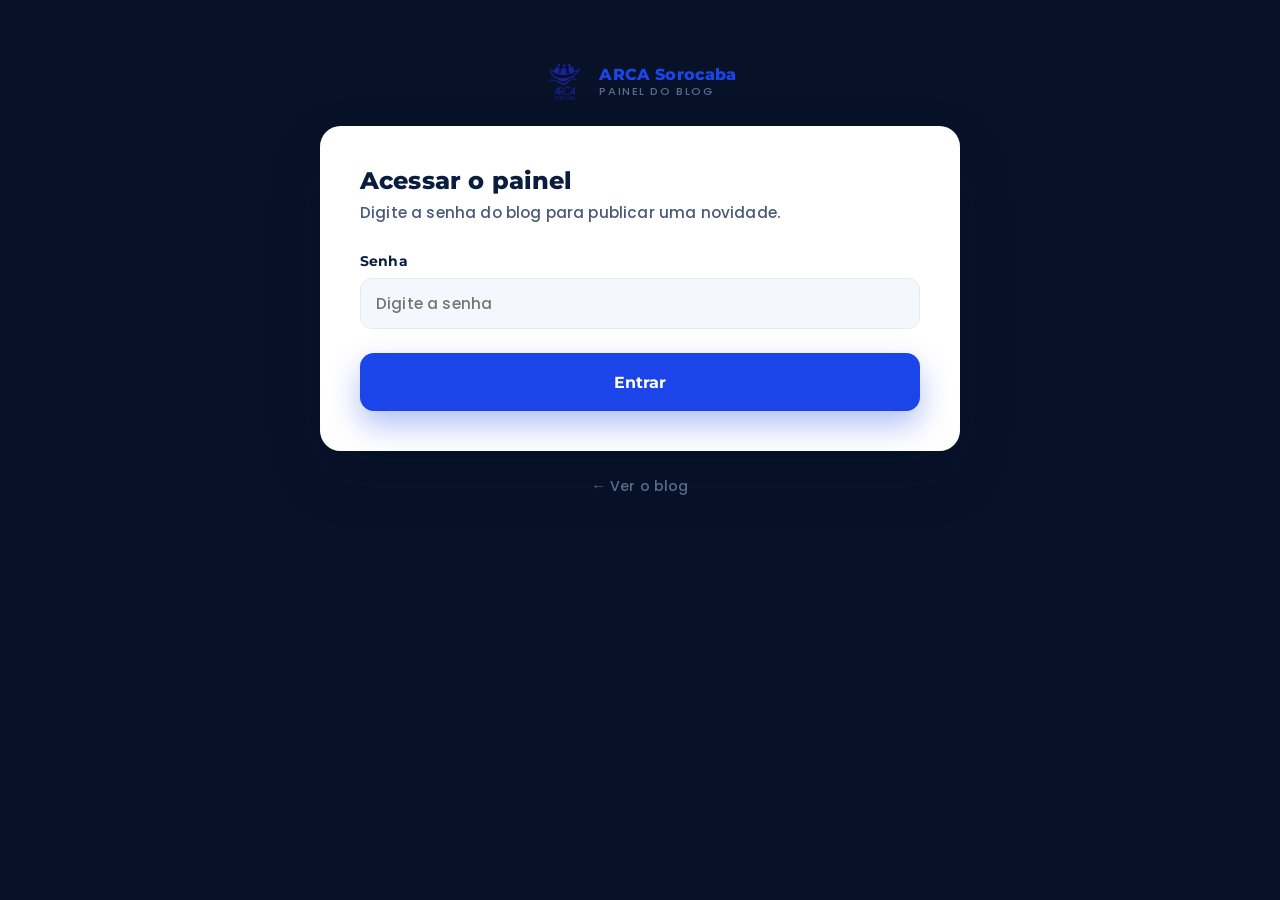
<file: admin.html>
<!doctype html>
<html lang="pt-BR">
<head>
<meta name="robots" content="noindex,nofollow">
<meta charset="utf-8">
<meta name="viewport" content="width=device-width,initial-scale=1">
<title>Painel do Blog ARCA Sorocaba</title>
<meta name="description" content="Painel interno para publicar novidades no blog da ARCA Sorocaba.">
<link rel="icon" type="image/png" href="assets/img/favicon.png">
<link rel="preconnect" href="https://fonts.gstatic.com" crossorigin>
<link href="https://fonts.googleapis.com/css2?family=Poppins:ital,wght@0,400;0,500;0,600;1,400&family=Montserrat:wght@600;700;800&display=swap" rel="stylesheet">
<style>
/* ARCA Sorocaba: site styles
   Recreated from the Claude Design export (project/Site ARCA Sorocaba.dc.html) */

:root{
  --blue:#1B45E8;
  --blue-dark:#1533B8;
  --blue-bright:#3E66FF;
  --navy:#0B1D3F;
  --page-bg:#071228;
  --tint:#EEF3FF;
  --tint-border:#D6E1FB;
  --soft:#F4F7FE;
  --soft-border:#E2E9F7;
  --body:#4A5B78;
  --muted:#5A6C8C;
  --on-navy:#9FB6E4;
  --on-navy-accent:#7FA0F0;
  --on-navy-muted:#6E86B8;
  --on-navy-line:rgba(255,255,255,.14);
  --r-xl:clamp(14px,1.6vw,24px);
  --r-lg:clamp(12px,1.3vw,18px);
  --r-md:clamp(14px,1.4vw,20px);
  --ease:cubic-bezier(.22,1,.36,1);
}

*,*::before,*::after{box-sizing:border-box}

html{scroll-behavior:smooth;background:var(--page-bg);scrollbar-color:var(--blue) var(--page-bg);scrollbar-width:thin}
body{margin:0;background:var(--page-bg);color:var(--navy);font-family:'Poppins','Segoe UI',sans-serif;font-weight:500;letter-spacing:.01em;-webkit-font-smoothing:antialiased}

::-webkit-scrollbar{width:13px;height:13px}
::-webkit-scrollbar-track{background:var(--page-bg)}
::-webkit-scrollbar-thumb{background:var(--blue);border-radius:14px;border:3px solid var(--page-bg)}
::-webkit-scrollbar-thumb:hover{background:var(--blue-bright)}
::-webkit-scrollbar-corner{background:var(--page-bg)}

img{max-width:100%;display:block}
button{font:inherit}
a{color:var(--blue);text-decoration-thickness:1px;text-underline-offset:3px}
a:hover{color:var(--blue-dark)}
:focus-visible{outline:3px solid var(--blue);outline-offset:3px;border-radius:8px}
::selection{background:var(--blue);color:#fff}
input,textarea{font:inherit;letter-spacing:.01em}

h1,h2,h3{margin:0}
p{margin:0}

.skip-link{position:absolute;left:-9999px;top:0;z-index:99;padding:14px 20px;background:var(--navy);color:#fff;border-radius:0 0 14px 0;text-decoration:none}
.skip-link:focus{left:0}

.page{max-width:1560px;margin-inline:auto;padding:clamp(8px,1vw,18px)}
.card{background:#fff;border-radius:var(--r-xl)}

/* ---------- header ---------- */
.site-header{position:sticky;top:clamp(8px,1vw,18px);z-index:50;margin:0 clamp(8px,1vw,16px);padding:10px clamp(12px,1.6vw,20px);background:rgba(255,255,255,.9);backdrop-filter:blur(16px);border:1px solid var(--soft-border);border-radius:17px;box-shadow:0 10px 30px rgba(7,18,40,.08);display:flex;align-items:center;gap:16px;justify-content:space-between}

.brand{display:flex;align-items:center;gap:12px;text-decoration:none;color:var(--navy);transition:opacity .45s var(--ease);min-width:0}
.brand:hover{opacity:.72}
.brand img{height:46px;width:auto;flex:none}
.brand-text{display:flex;flex-direction:column;line-height:1.15;min-width:0}
.brand-name{font-family:Montserrat,sans-serif;font-weight:800;font-size:.98rem;white-space:nowrap;color:var(--blue);overflow:hidden;text-overflow:ellipsis}
.brand-sub{font-size:.68rem;color:var(--muted);letter-spacing:.14em;text-transform:uppercase;white-space:nowrap;overflow:hidden;text-overflow:ellipsis}

.nav-full{display:flex;align-items:center;gap:2px}
.nav-link{padding:11px 13px;border-radius:12px;font-size:.9rem;text-decoration:none;color:var(--navy);white-space:nowrap;transition:all .45s var(--ease)}
.nav-link:hover{background:var(--tint);color:var(--blue)}
.nav-cta{margin-left:10px;min-height:50px;display:inline-flex;align-items:center;gap:10px;padding:0 22px;border-radius:14px;background:var(--blue);color:#fff;font-family:Montserrat,sans-serif;font-weight:700;font-size:.93rem;text-decoration:none;white-space:nowrap;box-shadow:0 10px 24px rgba(27,69,232,.32);transition:all .45s var(--ease)}
.nav-cta:hover{background:var(--blue-dark);transform:translateY(-2px);box-shadow:0 16px 32px rgba(27,69,232,.42);color:#fff}

.nav-compact{display:none;align-items:center;gap:10px}
.nav-compact-doar{min-height:48px;display:inline-flex;align-items:center;padding:0 20px;border-radius:14px;background:var(--blue);color:#fff;font-family:Montserrat,sans-serif;font-weight:700;font-size:.9rem;text-decoration:none;white-space:nowrap;transition:all .45s var(--ease)}
.nav-compact-doar:hover{background:var(--blue-dark);color:#fff}
.menu-btn{width:48px;height:48px;display:grid;place-items:center;gap:5px;border:1px solid var(--soft-border);border-radius:14px;background:#fff;cursor:pointer;transition:all .45s var(--ease)}
.menu-btn:hover{border-color:var(--blue);background:var(--tint)}
.menu-btn span{display:block;width:19px;height:2px;border-radius:2px;background:var(--navy)}

.mobile-nav{position:sticky;top:78px;z-index:49;margin:10px clamp(8px,1vw,16px) 0;padding:12px;background:#fff;border:1px solid var(--soft-border);border-radius:17px;box-shadow:0 18px 40px rgba(7,18,40,.12);display:none;flex-direction:column;gap:2px}
.mobile-nav.is-open{display:flex}
.mobile-nav a{min-height:54px;display:flex;align-items:center;justify-content:center;border-radius:14px;text-decoration:none;color:var(--navy);font-size:1.02rem;transition:all .45s var(--ease)}
.mobile-nav a:hover{background:var(--tint);color:var(--blue)}

@media (max-width:1120px){
  .nav-full{display:none}
  .nav-compact{display:flex}
}

/* ---------- shared section bits ---------- */
main{display:block}
.section{padding:0 clamp(18px,3.4vw,58px)}
.eyebrow{display:inline-flex;align-items:center;gap:9px;font-family:Montserrat,sans-serif;font-weight:700;font-size:.72rem;letter-spacing:.14em;text-transform:uppercase;color:var(--blue);background:var(--tint);border:1px solid var(--tint-border);padding:9px 17px;border-radius:14px;margin-bottom:18px}
.eyebrow--dot::before{content:"";width:7px;height:7px;border-radius:50%;background:var(--blue)}
.eyebrow--onwhite{background:#fff;border:1px solid var(--tint-border)}
.eyebrow--onnavy{background:rgba(255,255,255,.08);border:none;color:var(--on-navy-accent)}

.h2{font-family:Montserrat,sans-serif;font-weight:800;font-size:clamp(1.7rem,2.7vw,2.5rem);line-height:1.12;letter-spacing:-.02em;color:var(--navy);margin:0 0 16px}
.h2--onnavy{color:#fff}
.lede{font-size:1.06rem;line-height:1.68;color:var(--body);margin:0}

.btn{font-family:Montserrat,sans-serif;font-weight:700;text-decoration:none;cursor:pointer;transition:all .45s var(--ease);white-space:nowrap;border:none;display:inline-flex;align-items:center;justify-content:center}
.btn-primary{min-height:58px;gap:12px;padding:0 30px;border-radius:14px;background:var(--blue);color:#fff;font-size:1.02rem;box-shadow:0 14px 30px rgba(27,69,232,.34)}
.btn-primary:hover{background:var(--blue-dark);transform:translateY(-3px);box-shadow:0 22px 42px rgba(27,69,232,.44);color:#fff}
.btn-secondary{min-height:58px;padding:0 28px;border-radius:14px;background:#fff;border:1px solid var(--tint-border);color:var(--navy);font-size:1.02rem}
.btn-secondary:hover{border-color:var(--blue);background:var(--tint);transform:translateY(-3px);color:var(--blue)}
.btn-icon{width:26px;height:26px;border-radius:50%;background:rgba(255,255,255,.2);display:grid;place-items:center;font-size:.8rem}

/* mobile centering, matching data-c / data-cf / data-cx behavior */
@media (max-width:880px){
  .c-mobile{text-align:center}
  .c-mobile p,.c-mobile h1,.c-mobile h2,.c-mobile h3,.c-mobile .eyebrow{margin-inline:auto}
  .cf-mobile{justify-content:center}
  .cx-mobile{align-items:center}
}
@media (prefers-reduced-motion:reduce){*{animation-duration:.01ms !important;transition-duration:.01ms !important}html{scroll-behavior:auto}}

/* ---------- image slots (static placeholders) ---------- */
.slot{position:relative;display:flex;align-items:center;justify-content:center;text-align:center;padding:18px;background:rgba(11,29,63,.035);border:1.5px dashed var(--tint-border)}
.slot-label{font-size:.86rem;line-height:1.4;color:var(--muted);max-width:24ch}
.slot-label::before{content:"";display:block;width:34px;height:34px;margin:0 auto 10px;border-radius:9px;background:var(--tint);border:1px solid var(--tint-border)}
.slot--onnavy{background:rgba(255,255,255,.04);border-color:rgba(255,255,255,.22)}
.slot--onnavy .slot-label{color:var(--on-navy)}
.slot--onnavy .slot-label::before{background:rgba(255,255,255,.08);border-color:rgba(255,255,255,.2)}
.slot--circle{border-radius:50%}
.slot--contain .slot-label{font-size:.72rem}

/* ---------- hero ---------- */
.hero{padding-top:clamp(34px,5vw,78px);padding-bottom:clamp(28px,4vw,58px)}
.hero-grid{display:grid;grid-template-columns:repeat(auto-fit,minmax(min(440px,100%),1fr));gap:clamp(26px,3.5vw,56px);align-items:center}
.hero h1{font-family:Montserrat,sans-serif;font-weight:800;font-size:clamp(2.05rem,3.6vw,3.6rem);line-height:1.06;letter-spacing:-.025em;color:var(--navy);margin:22px 0 20px;max-width:19ch;text-wrap:pretty}
.hero h1 em{color:var(--blue);font-style:normal}
.hero p.intro{font-size:clamp(1.04rem,1.3vw,1.2rem);line-height:1.66;color:var(--body);margin:0 0 30px;max-width:46ch;text-wrap:pretty}
.hero-ctas{display:flex;flex-wrap:wrap;gap:12px}
@media (max-width:520px){
  .hero-ctas{flex-wrap:nowrap;gap:8px}
  .hero-ctas .btn{flex:1;min-width:0;padding:0 12px;font-size:.88rem;white-space:nowrap}
}
.hero-badges{display:flex;flex-wrap:wrap;gap:10px 26px;margin-top:28px}
.hero-badges span{display:inline-flex;align-items:center;gap:9px;font-size:.92rem;color:var(--body)}
.hero-badges span::before{content:"";width:8px;height:8px;border-radius:50%;background:var(--blue);flex:none}
.hero-visual{position:relative;min-height:clamp(360px,44vw,600px);border-radius:clamp(14px,1.4vw,20px);overflow:hidden;background:url('assets/img/hero.jpg') center 30%/cover no-repeat,linear-gradient(155deg,#EEF3FF 0%,#DCE6FF 55%,#C9D8FF 100%) center/cover;border:1px solid var(--tint-border);box-shadow:0 30px 70px rgba(11,29,63,.14)}

@media (max-width:880px){
  .hero-grid{grid-template-columns:minmax(0,1fr)}
  .hero-grid > *{min-width:0}
  .hero-visual{order:-1;min-height:min(78vw,420px)}
}
.hero-visual .slot{position:absolute;inset:0;background:transparent;border:none}

/* ---------- stats ---------- */
.stats{padding:0 clamp(18px,3.4vw,58px) clamp(34px,5vw,72px)}
.stats-panel{background:var(--navy);border-radius:var(--r-md);padding:clamp(24px,3vw,42px);display:grid;grid-template-columns:repeat(auto-fit,minmax(min(190px,100%),1fr));gap:clamp(20px,2.4vw,34px)}
.stat{transition:transform .45s var(--ease)}
.stat:hover{transform:translateY(-4px)}
.stat strong{display:block;font-family:Montserrat,sans-serif;font-weight:800;font-size:clamp(2rem,3vw,2.7rem);line-height:1.02;color:#fff}
.stat span{display:block;margin-top:6px;color:var(--on-navy);font-size:.95rem}

/* ---------- história ---------- */
.historia{padding:0 clamp(18px,3.4vw,58px) clamp(44px,6vw,96px)}
.historia-grid{display:grid;grid-template-columns:repeat(auto-fit,minmax(min(400px,100%),1fr));gap:clamp(26px,3.5vw,56px);align-items:start}
.historia h2{max-width:24ch}
.historia p{font-size:1.05rem;line-height:1.7;color:var(--body);margin:0 0 14px;max-width:56ch;text-wrap:pretty}
.callout{margin-top:26px;padding:20px 24px;background:var(--soft);border:1px solid var(--soft-border);border-radius:12px;text-align:left;transition:all .45s var(--ease)}
.callout:hover{border-color:var(--blue);background:var(--tint)}
.callout-title{display:block;font-family:Montserrat,sans-serif;font-weight:800;font-size:.72rem;letter-spacing:.14em;text-transform:uppercase;color:var(--blue);margin-bottom:8px}
.callout p{margin:0;font-size:1rem;line-height:1.6;color:var(--body)}

.historia-media{display:flex;flex-direction:column;gap:16px}
.historia-photo{position:relative;aspect-ratio:16/10;border-radius:var(--r-lg);overflow:hidden;border:1px solid var(--soft-border);background:var(--soft);transition:all .5s var(--ease)}
.historia-photo:hover{transform:translateY(-6px);box-shadow:0 26px 54px rgba(11,29,63,.16)}
.historia-photo .slot{position:absolute;inset:0;background:transparent;border:none}

.infolist{border:1px solid var(--soft-border);border-radius:var(--r-lg);overflow:hidden}
.infolist-row{display:flex;gap:18px;padding:18px 22px;border-bottom:1px solid var(--soft-border);transition:all .45s var(--ease)}
.infolist-row:last-child{border-bottom:none}
.infolist-row:hover{background:var(--tint);padding-left:28px}
.infolist-row strong{font-family:Montserrat,sans-serif;font-weight:800;color:var(--blue);min-width:96px;font-size:.98rem}
.infolist-row span{font-size:1rem;line-height:1.58;color:var(--body)}

/* ---------- rotina ---------- */
.rotina{padding:0 clamp(18px,3.4vw,58px) clamp(44px,6vw,96px)}
.rotina-head{max-width:760px;margin:0 auto clamp(28px,3.4vw,44px);text-align:center}
.rotina-head p{margin:0 auto 16px;max-width:62ch}
.badge-pill{margin:0 auto;display:inline-block;padding:12px 20px;background:var(--tint);border:1px solid var(--tint-border);border-radius:14px;font-size:.94rem;line-height:1.5;color:var(--blue)}
.badge-pill strong{font-family:Montserrat,sans-serif;font-weight:800}

.rotina-panel{background:var(--navy);border-radius:var(--r-md);overflow:hidden}
.rotina-list{padding:clamp(14px,1.6vw,22px) clamp(14px,1.8vw,26px)}
.rotina-item{display:flex;align-items:center;gap:clamp(14px,1.8vw,26px);padding:clamp(16px,1.8vw,24px) clamp(6px,1vw,14px);border-bottom:1px solid var(--on-navy-line);transition:all .5s var(--ease)}
.rotina-item:hover{background:rgba(255,255,255,.05);padding-left:26px}
.rotina-item:last-child{border-bottom:none}
.rotina-num{flex:none;width:52px;height:52px;border-radius:13px;background:rgba(255,255,255,.08);border:1px solid rgba(255,255,255,.14);display:grid;place-items:center;font-family:Montserrat,sans-serif;font-weight:800;color:var(--on-navy-accent);font-size:.98rem}
.rotina-item strong{display:block;font-family:Montserrat,sans-serif;font-weight:700;font-size:clamp(1.02rem,1.4vw,1.24rem);color:#fff;margin-bottom:5px}
.rotina-item span{font-size:.99rem;line-height:1.55;color:var(--on-navy)}

.rotina-cta{background:var(--blue);padding:clamp(20px,2.4vw,30px) clamp(20px,2.6vw,36px);display:flex;flex-wrap:wrap;gap:18px 26px;align-items:center;justify-content:space-between}
.rotina-cta strong{display:block;font-family:Montserrat,sans-serif;font-weight:700;font-size:clamp(1.1rem,1.6vw,1.4rem);color:#fff;margin-bottom:4px}
.rotina-cta span{font-size:1rem;color:var(--tint-border)}
.rotina-cta .btn{min-height:54px;gap:12px;padding:0 26px;border-radius:14px;background:#fff;color:var(--blue);font-size:1rem}
.rotina-cta .btn:hover{transform:translateY(-3px);box-shadow:0 18px 34px rgba(7,18,40,.28);color:var(--blue-dark)}
.rotina-cta .btn-icon{background:var(--tint)}

/* ---------- nossos espaços ---------- */
.espacos{padding:0 clamp(18px,3.4vw,58px) clamp(44px,6vw,96px)}
.espacos-head{max-width:760px;margin-bottom:clamp(26px,3vw,40px)}
.espacos-head p{max-width:60ch}
.espacos-grid{display:grid;grid-template-columns:repeat(auto-fit,minmax(min(250px,100%),1fr));gap:clamp(14px,1.6vw,22px)}
.espaco-card{margin:0;border:1px solid var(--soft-border);border-radius:var(--r-lg);padding:14px;transition:all .5s var(--ease)}
.espaco-card:hover{transform:translateY(-8px);border-color:var(--blue);box-shadow:0 24px 50px rgba(11,29,63,.14)}
.espaco-photo{position:relative;aspect-ratio:4/3;border-radius:13px;overflow:hidden;background:var(--soft)}
.espaco-photo .slot{position:absolute;inset:0;background:transparent;border:none}
.espaco-card figcaption{padding:16px 6px 6px}
.espaco-card figcaption strong{font-family:Montserrat,sans-serif;font-weight:700;color:var(--navy);display:block;margin-bottom:5px}
.espaco-card figcaption span{font-size:.95rem;line-height:1.55;color:var(--body)}

/* ---------- depoimentos ---------- */
.depoimentos{margin:0 clamp(8px,1vw,16px) clamp(12px,1.4vw,20px);padding:clamp(40px,5vw,86px) clamp(16px,2.6vw,48px);background:var(--soft);border-radius:var(--r-md)}
.depoimentos-head{max-width:780px;margin:0 auto clamp(26px,3vw,40px);text-align:center}
.depoimentos-head p{margin:0 auto 16px;max-width:60ch}
.depoimentos-carousel{position:relative}
.depoimentos-track{display:flex;gap:clamp(14px,1.6vw,22px);overflow-x:auto;scroll-snap-type:x mandatory;scroll-behavior:smooth;scrollbar-width:none;-ms-overflow-style:none;padding:4px 4px 8px}
.depoimentos-track::-webkit-scrollbar{display:none}
.depoimento-card{scroll-snap-align:start;flex:0 0 calc((100% - 2*clamp(14px,1.6vw,22px))/3);min-width:250px;background:#fff;border:1px solid var(--soft-border);border-radius:var(--r-lg);padding:clamp(22px,2.4vw,30px);display:flex;flex-direction:column;gap:12px;transition:all .5s var(--ease)}
.depoimento-card:hover{transform:translateY(-8px);border-color:var(--blue);box-shadow:0 24px 50px rgba(11,29,63,.12)}
.depoimento-stars{color:#F5A623;font-size:1rem;letter-spacing:2px}
.depoimentos-nav{display:flex;justify-content:center;gap:12px;margin-top:24px}
.depoimentos-arrow{width:46px;height:46px;border-radius:14px;border:1px solid var(--soft-border);background:#fff;cursor:pointer;display:grid;place-items:center;font-size:1.15rem;color:var(--navy);transition:all .3s var(--ease)}
.depoimentos-arrow:hover{border-color:var(--blue);color:var(--blue);background:var(--tint)}
@media (max-width:880px){
  .depoimento-card{flex:0 0 84%}
}
.depoimento-avatar{width:70px;height:70px;border-radius:50%;overflow:hidden;position:relative;flex:none;background:var(--tint)}
.depoimento-avatar .slot{position:absolute;inset:0;background:transparent;border:none}
.depoimento-quote{margin:0;font-size:1.05rem;line-height:1.62;color:var(--navy)}
.depoimento-who{margin-top:auto}
.depoimento-who strong{font-family:Montserrat,sans-serif;font-weight:700;color:var(--blue);display:block;font-size:.98rem}
.depoimento-who span{font-size:.9rem;color:var(--body)}

/* ---------- transparência ---------- */
.transparencia{padding:clamp(44px,6vw,96px) clamp(18px,3.4vw,58px)}
.transparencia-grid{display:grid;grid-template-columns:repeat(auto-fit,minmax(min(400px,100%),1fr));gap:clamp(26px,3.5vw,56px);align-items:start;margin-bottom:clamp(24px,3vw,40px)}
.transparencia h2{max-width:20ch}
.transparencia-intro{font-size:1.05rem;line-height:1.7;color:var(--body);margin:0 0 26px;max-width:54ch}
.transparencia-photo{position:relative;aspect-ratio:16/11;border-radius:var(--r-lg);overflow:hidden;border:1px solid var(--soft-border);background:linear-gradient(150deg,#EEF3FF,#DCE6FF);transition:all .5s var(--ease)}
.transparencia-photo:hover{transform:translateY(-6px);box-shadow:0 26px 54px rgba(11,29,63,.16)}
.transparencia-photo .slot{position:absolute;inset:0;background:transparent;border:none}

.destino-row{display:flex;gap:18px;align-items:flex-start;padding:20px 18px;border:1px solid var(--soft-border);border-radius:12px;margin-bottom:12px;transition:all .5s var(--ease)}
.destino-row:hover{border-color:var(--blue);background:var(--soft);transform:translateX(6px)}
.destino-num{flex:none;width:46px;height:46px;border-radius:14px;background:var(--tint);color:var(--blue);display:grid;place-items:center;font-family:Montserrat,sans-serif;font-weight:800;font-size:.92rem}
.destino-row strong{display:block;font-family:Montserrat,sans-serif;font-weight:700;color:var(--navy);font-size:1.06rem;margin-bottom:5px}
.destino-row span{font-size:.99rem;line-height:1.58;color:var(--body)}
.transparencia-note{margin:18px 0 0;padding:16px 20px;background:var(--tint);border:1px solid var(--tint-border);border-radius:14px;font-size:.97rem;line-height:1.6;color:var(--blue)}

.transparencia-cards{display:grid;grid-template-columns:repeat(auto-fit,minmax(min(340px,100%),1fr));gap:clamp(16px,2vw,24px)}
.doc-card{border:1px solid var(--soft-border);border-radius:var(--r-lg);padding:clamp(22px,2.6vw,32px)}
.doc-card h3{font-family:Montserrat,sans-serif;font-weight:800;font-size:1.22rem;color:var(--navy);margin:0 0 8px}
.doc-card > p{margin:0 0 18px;font-size:.97rem;line-height:1.6;color:var(--body)}
.doc-list{display:flex;flex-direction:column;gap:10px}
.doc-row{min-height:58px;display:flex;align-items:center;justify-content:space-between;gap:14px;padding:14px 18px;border:1px solid var(--soft-border);border-radius:12px;transition:all .45s var(--ease)}
.doc-row:hover{border-color:var(--blue);background:var(--soft)}
.doc-row span:first-child{color:var(--navy);font-size:1rem}
.doc-status{font-family:Montserrat,sans-serif;font-weight:700;font-size:.72rem;letter-spacing:.1em;text-transform:uppercase;color:var(--blue);background:var(--tint);padding:6px 12px;border-radius:14px;white-space:nowrap}

.responsaveis-card{background:var(--navy);border-radius:var(--r-lg);padding:clamp(22px,2.6vw,32px);color:#fff}
.responsaveis-card h3{font-family:Montserrat,sans-serif;font-weight:800;font-size:1.22rem;color:#fff;margin:0 0 8px}
.responsaveis-card > p{margin:0 0 20px;color:var(--on-navy);font-size:.99rem;line-height:1.6}
.responsavel-row{display:flex;justify-content:space-between;gap:14px;padding:15px 4px;border-bottom:1px solid var(--on-navy-line);transition:all .45s var(--ease)}
.responsavel-row:last-child{border-bottom:none}
.responsavel-row:hover{padding-left:12px;background:rgba(255,255,255,.04)}
.responsavel-row span:first-child{color:#fff}
.responsavel-row span:last-child{color:var(--on-navy-accent);font-family:Montserrat,sans-serif;font-weight:700;font-size:.86rem}

/* ---------- como ajudar ---------- */
.ajudar{margin:0 clamp(8px,1vw,16px) clamp(12px,1.4vw,20px);padding:clamp(40px,5vw,86px) clamp(16px,2.6vw,48px);background:var(--soft);border-radius:var(--r-md)}
.ajudar-head{max-width:780px;margin:0 auto clamp(28px,3.4vw,44px);text-align:center}
.ajudar-head p{margin:0 auto;max-width:60ch}
.ajudar-cards{display:grid;grid-template-columns:repeat(auto-fit,minmax(min(280px,100%),1fr));gap:clamp(14px,1.6vw,22px);margin-bottom:clamp(28px,3.4vw,48px)}
.ajudar-card{background:#fff;border:1px solid var(--soft-border);border-radius:var(--r-lg);padding:clamp(24px,2.6vw,32px);display:flex;flex-direction:column;gap:14px;transition:all .5s var(--ease)}
.ajudar-card:hover{transform:translateY(-8px);border-color:var(--blue);box-shadow:0 24px 50px rgba(11,29,63,.12)}
.ajudar-card.dark{background:var(--navy);border-color:var(--navy)}
.ajudar-card.dark:hover{box-shadow:0 24px 50px rgba(11,29,63,.24)}
.ajudar-num{width:50px;height:50px;border-radius:12px;background:var(--tint);color:var(--blue);display:grid;place-items:center;font-family:Montserrat,sans-serif;font-weight:800;font-size:.95rem}
.ajudar-card.dark .ajudar-num{background:var(--blue);color:#fff}
.ajudar-card h3{font-family:Montserrat,sans-serif;font-weight:800;font-size:1.28rem;color:var(--navy);margin:2px 0 0}
.ajudar-card.dark h3{color:#fff}
.ajudar-card p{margin:0;font-size:1rem;line-height:1.62;color:var(--body)}
.ajudar-card.dark p{color:var(--on-navy)}
.ajudar-card .btn{margin-top:auto;min-height:54px;padding:0 24px;border-radius:14px}
.btn-outline-navy{border:1px solid var(--navy);color:var(--navy);background:transparent}
.btn-outline-navy:hover{background:var(--navy);color:#fff;transform:translateY(-2px)}
.btn-blue{min-height:58px;padding:0 30px;border-radius:14px;font-size:1.02rem;gap:10px;background:var(--blue);color:#fff}
.btn-blue:hover{background:var(--blue-bright);color:#fff;transform:translateY(-2px)}

.doar{scroll-margin-top:110px;background:#fff;border:1px solid var(--soft-border);border-radius:var(--r-md);padding:clamp(22px,3vw,44px);display:grid;grid-template-columns:repeat(auto-fit,minmax(min(320px,100%),1fr));gap:clamp(24px,3vw,44px)}
.doar h3{font-family:Montserrat,sans-serif;font-weight:800;font-size:clamp(1.4rem,2.1vw,1.95rem);line-height:1.18;letter-spacing:-.015em;color:var(--navy);margin:0 0 12px;max-width:24ch}
.doar-desc{margin:0 0 26px;font-size:1.03rem;line-height:1.65;color:var(--body);max-width:52ch}
.doar-step-label{display:block;font-family:Montserrat,sans-serif;font-weight:700;font-size:.74rem;letter-spacing:.14em;text-transform:uppercase;color:var(--muted);margin-bottom:12px}
.doar-options{display:flex;gap:10px;margin-bottom:26px;flex-wrap:wrap}
.doar-values{display:flex;gap:10px;flex-wrap:wrap;margin-bottom:18px}
.opt-btn{position:relative;min-height:54px;flex:1 1 140px;padding:0 20px;border:1px solid var(--soft-border);border-radius:12px;background:#fff;color:var(--navy);font-family:Montserrat,sans-serif;font-weight:700;cursor:pointer;transition:all .45s var(--ease);font-size:1rem}
.opt-btn:hover{border-color:var(--blue);background:var(--soft)}
.doar-values .opt-btn{flex:1 1 100px;font-size:1.02rem}
.opt-btn.is-active{border-color:var(--blue);box-shadow:inset 0 0 0 1.5px var(--blue)}
.impacto-text{margin:0;padding:16px 20px;background:var(--tint);border:1px solid var(--tint-border);border-radius:13px;font-size:1rem;line-height:1.58;color:var(--blue)}

.pix-card{background:var(--navy);border-radius:var(--r-lg);padding:clamp(22px,2.6vw,32px);color:#fff;display:flex;flex-direction:column;gap:16px}
.pix-step-label{font-family:Montserrat,sans-serif;font-weight:700;font-size:.74rem;letter-spacing:.14em;text-transform:uppercase;color:var(--on-navy-accent)}
.pix-key{background:#fff;border-radius:13px;padding:16px 18px}
.pix-key-label{display:block;font-size:.74rem;letter-spacing:.12em;text-transform:uppercase;color:var(--muted);font-family:Montserrat,sans-serif;font-weight:700;margin-bottom:7px}
.pix-key-value{display:block;font-family:Montserrat,sans-serif;font-weight:800;font-size:clamp(1.06rem,1.7vw,1.32rem);color:var(--navy);word-break:break-all}
.pix-copy-btn{min-height:58px;border:none;border-radius:14px;background:var(--blue);color:#fff;font-family:Montserrat,sans-serif;font-weight:700;font-size:1.02rem;cursor:pointer;transition:all .45s var(--ease)}
.pix-copy-btn:hover{background:var(--blue-bright);transform:translateY(-2px);box-shadow:0 16px 32px rgba(27,69,232,.4)}
.pix-copied{margin:0;padding:15px 18px;background:rgba(62,102,255,.16);border:1px solid rgba(127,160,240,.45);border-radius:13px;color:var(--tint-border);font-size:.98rem;line-height:1.55;display:none}
.pix-copied.is-visible{display:block}
.pix-footer{border-top:1px solid var(--on-navy-line);padding-top:18px;margin-top:auto}
.pix-footer p{margin:0 0 12px;color:var(--on-navy);font-size:.96rem;line-height:1.58}
.pix-footer a{display:inline-flex;align-items:center;gap:8px;color:var(--on-navy-accent);font-family:Montserrat,sans-serif;font-weight:700;font-size:.97rem;text-decoration:none;transition:all .45s var(--ease)}
.pix-footer a:hover{color:#fff;gap:14px}

/* ---------- voluntariado ---------- */
.voluntariado{padding:clamp(44px,6vw,96px) clamp(18px,3.4vw,58px)}
.voluntariado-grid{display:grid;grid-template-columns:repeat(auto-fit,minmax(min(360px,100%),1fr));gap:clamp(26px,3.5vw,56px);align-items:start}
.voluntariado h2{max-width:26ch}
.voluntariado-intro{font-size:1.05rem;line-height:1.68;color:var(--body);margin:0 0 28px;max-width:52ch}
.steps{display:flex;flex-direction:column;gap:12px;text-align:left}
.step{display:flex;gap:18px;align-items:flex-start;padding:18px;border:1px solid var(--soft-border);border-radius:14px;transition:all .5s var(--ease)}
.step:hover{border-color:var(--blue);background:var(--soft);transform:translateX(6px)}
.step-num{flex:none;width:42px;height:42px;border-radius:13px;background:var(--navy);color:#fff;display:grid;place-items:center;font-family:Montserrat,sans-serif;font-weight:800}
.step strong{display:block;font-family:Montserrat,sans-serif;font-weight:700;color:var(--navy);margin-bottom:3px}
.step span{font-size:.99rem;color:var(--body);line-height:1.58}

.volunteer-panel{background:var(--soft);border:1px solid var(--soft-border);border-radius:clamp(14px,1.4vw,20px);padding:clamp(24px,2.8vw,36px)}
.volunteer-panel h3{font-family:Montserrat,sans-serif;font-weight:800;font-size:1.32rem;color:var(--navy);margin:0 0 20px}
.field{display:block;margin-bottom:16px}
.field span{display:block;font-family:Montserrat,sans-serif;font-weight:700;font-size:.86rem;color:var(--navy);margin-bottom:8px}
.field input{width:100%;min-height:56px;padding:0 18px;border:1px solid var(--tint-border);border-radius:12px;background:#fff;color:var(--navy);font-size:1.02rem;transition:all .45s var(--ease)}
.field input:hover,.field input:focus{border-color:var(--blue)}
.chips-label{display:block;font-family:Montserrat,sans-serif;font-weight:700;font-size:.86rem;color:var(--navy);margin-bottom:10px}
.chips{display:flex;gap:9px;flex-wrap:wrap;margin-bottom:24px}
.chip{min-height:48px;display:inline-flex;align-items:center;padding:0 20px;border:1px solid var(--tint-border);border-radius:14px;background:#fff;font-size:.97rem;cursor:pointer;transition:all .45s var(--ease)}
.chip:hover,.chip.is-selected{border-color:var(--blue);background:var(--tint);color:var(--blue)}
.submit-btn{width:100%;min-height:58px;border:none;border-radius:14px;background:var(--navy);color:#fff;font-family:Montserrat,sans-serif;font-weight:700;font-size:1.04rem;cursor:pointer;transition:all .45s var(--ease)}
.submit-btn:hover{background:var(--blue);transform:translateY(-2px);box-shadow:0 16px 32px rgba(27,69,232,.34)}
.field-note{margin:14px 0 0;font-size:.9rem;color:var(--muted);line-height:1.55}

.volunteer-confirm{display:none;flex-direction:column;gap:16px;padding:10px 0}
.volunteer-confirm.is-visible{display:flex}
.volunteer-form.is-hidden{display:none}
.confirm-check{width:58px;height:58px;border-radius:50%;background:var(--blue);color:#fff;display:grid;place-items:center;font-family:Montserrat,sans-serif;font-weight:800;font-size:1.5rem}
.volunteer-confirm h3{font-family:Montserrat,sans-serif;font-weight:800;font-size:1.32rem;color:var(--navy);margin:0}
.volunteer-confirm p{margin:0;font-size:1.04rem;line-height:1.62;color:var(--body)}
.confirm-again{align-self:flex-start;min-height:54px;padding:0 24px;border:1px solid var(--navy);border-radius:14px;background:transparent;color:var(--navy);font-family:Montserrat,sans-serif;font-weight:700;cursor:pointer;transition:all .45s var(--ease)}
.confirm-again:hover{background:var(--navy);color:#fff}

/* ---------- empresas ---------- */
.empresas{margin:0 clamp(8px,1vw,16px) clamp(12px,1.4vw,20px);padding:clamp(40px,5vw,86px) clamp(16px,2.6vw,48px);background:var(--soft);border-radius:var(--r-md)}
.empresas-grid{display:grid;grid-template-columns:repeat(auto-fit,minmax(min(340px,100%),1fr));gap:clamp(26px,3.5vw,52px);align-items:center;margin-bottom:clamp(32px,4vw,52px)}
.empresas h2{max-width:22ch}
.empresas-intro{font-size:1.05rem;line-height:1.68;color:var(--body);margin:0 0 26px;max-width:52ch}
.empresas-ctas{display:flex;flex-wrap:wrap;gap:12px}
.empresas-ctas .btn{min-height:56px}
.empresas-ctas .btn-blue{padding:0 28px}
.empresas-ctas .btn-secondary{padding:0 26px;min-height:56px}
.empresas-list{display:grid;gap:12px}
.empresa-item{background:#fff;border:1px solid var(--soft-border);border-radius:12px;padding:22px 24px;transition:all .5s var(--ease)}
.empresa-item:hover{border-color:var(--blue);transform:translateX(6px)}
.empresa-item strong{display:block;font-family:Montserrat,sans-serif;font-weight:800;color:var(--navy);font-size:1.06rem;margin-bottom:6px}
.empresa-item span{font-size:.99rem;color:var(--body);line-height:1.58}

.mural-label{display:block;text-align:center;font-family:Montserrat,sans-serif;font-weight:700;font-size:.74rem;letter-spacing:.14em;text-transform:uppercase;color:var(--muted);margin-bottom:8px}
.mural-sub{text-align:center;margin:0 auto 22px;font-size:.96rem;color:var(--body);max-width:48ch}
.mural-grid{display:grid;grid-template-columns:repeat(auto-fit,minmax(min(160px,100%),1fr));gap:12px}
.mural-logo{position:relative;height:96px;background:#fff;border:1px solid var(--soft-border);border-radius:14px;overflow:hidden;transition:all .5s var(--ease)}
.mural-logo:hover{border-color:var(--blue);transform:translateY(-5px)}
.mural-logo .slot{position:absolute;inset:0;background:transparent;border:none}

/* ---------- perguntas ---------- */
.perguntas{padding:clamp(44px,6vw,96px) clamp(18px,3.4vw,58px)}
.perguntas-inner{max-width:900px;margin-inline:auto}
.perguntas-head{text-align:center;margin-bottom:clamp(26px,3vw,42px)}
.perguntas-head p{margin:0 auto;max-width:56ch}
.faq-list{display:flex;flex-direction:column;gap:10px}
.faq-item{border:1px solid var(--soft-border);border-radius:12px;overflow:hidden;transition:all .45s var(--ease)}
.faq-item:hover{border-color:var(--blue)}
.faq-q{width:100%;min-height:70px;display:flex;align-items:center;justify-content:space-between;gap:18px;padding:18px 22px;background:transparent;border:none;text-align:left;cursor:pointer;transition:all .45s var(--ease)}
.faq-q:hover{background:var(--soft)}
.faq-q span:first-child{font-family:Montserrat,sans-serif;font-weight:700;font-size:1.05rem;color:var(--navy)}
.faq-sign{flex:none;width:36px;height:36px;border-radius:50%;background:var(--tint);color:var(--blue);display:grid;place-items:center;font-family:Montserrat,sans-serif;font-weight:800}
.faq-a{margin:0;padding:0 22px 24px;font-size:1.03rem;line-height:1.68;color:var(--body);max-width:70ch;display:none}
.faq-item.is-open .faq-a{display:block}

/* ---------- visitar ---------- */
.visitar{margin:0 clamp(8px,1vw,16px) clamp(8px,1vw,16px);padding:clamp(40px,5vw,86px) clamp(16px,2.6vw,48px);background:var(--navy);border-radius:var(--r-md)}
.visitar-grid{display:grid;grid-template-columns:repeat(auto-fit,minmax(min(340px,100%),1fr));gap:clamp(26px,3.5vw,52px);align-items:start}
.visitar h2{font-size:clamp(1.75rem,2.9vw,2.7rem);line-height:1.1;max-width:20ch;color:#fff}
.visitar h2 em{color:var(--on-navy-accent);font-style:normal}
.visitar-intro{font-size:1.05rem;line-height:1.68;color:var(--on-navy);margin:0 0 24px;max-width:50ch}
.visitar-note{margin:0 0 28px;padding:14px 20px;background:rgba(62,102,255,.16);border:1px solid rgba(127,160,240,.4);border-radius:13px;font-size:.96rem;line-height:1.58;color:var(--tint-border);text-align:left}
.visitar-note strong{font-family:Montserrat,sans-serif;font-weight:800}
.visitar-info{display:grid;gap:0;margin-bottom:30px;text-align:left}
.visitar-row{padding:16px 4px;border-bottom:1px solid var(--on-navy-line);transition:all .45s var(--ease)}
.visitar-row:last-child{border-bottom:none}
.visitar-row:hover{padding-left:14px;background:rgba(255,255,255,.04)}
.visitar-row span:first-child{display:block;font-family:Montserrat,sans-serif;font-weight:700;font-size:.72rem;letter-spacing:.14em;text-transform:uppercase;color:var(--on-navy-accent);margin-bottom:6px}
.visitar-row span:last-child{color:#fff;font-size:1.03rem;line-height:1.5}
.visitar-ctas{display:flex;flex-wrap:wrap;gap:12px}
.btn-white{min-height:58px;padding:0 30px;border-radius:14px;font-size:1.02rem;gap:12px;background:#fff;color:var(--blue)}
.btn-white:hover{background:#fff;transform:translateY(-3px);box-shadow:0 18px 34px rgba(7,18,40,.28);color:var(--blue-dark)}
.btn-navy-outline{min-height:58px;padding:0 28px;border-radius:14px;font-size:1.02rem;border:1px solid rgba(255,255,255,.34);color:#fff;background:transparent}
.btn-navy-outline:hover{border-color:#fff;background:rgba(255,255,255,.08);transform:translateY(-3px);color:#fff}
.visitar-photo{position:relative;aspect-ratio:4/3;border-radius:var(--r-lg);overflow:hidden;border:1px solid rgba(255,255,255,.2);background:rgba(255,255,255,.05);transition:all .5s var(--ease)}
.visitar-photo:hover{transform:translateY(-6px);box-shadow:0 26px 54px rgba(0,0,0,.3)}
.visitar-photo .slot{position:absolute;inset:0;background:transparent;border:none}

/* ---------- footer ---------- */
.site-footer{padding:clamp(36px,4.6vw,64px) clamp(18px,3.4vw,50px) clamp(24px,3vw,36px);color:var(--on-navy)}
.footer-grid{display:grid;grid-template-columns:repeat(auto-fit,minmax(min(230px,100%),1fr));gap:clamp(26px,3vw,40px);padding-bottom:32px;border-bottom:1px solid var(--on-navy-line)}
.footer-brand img{height:66px;width:auto;filter:brightness(0) invert(1);margin-bottom:18px}
.footer-brand p{margin:0;font-size:.97rem;line-height:1.62;color:#8CA3D4;max-width:32ch}
.footer-nav h3{font-family:Montserrat,sans-serif;font-weight:800;color:#fff;font-size:1rem;margin:0 0 16px}
.footer-links{display:flex;flex-direction:column;gap:11px}
.footer-links a{color:var(--on-navy);text-decoration:none;font-size:.98rem;transition:all .45s var(--ease)}
.footer-links a:hover{color:#fff;transform:translateX(4px)}
.footer-links span{color:var(--on-navy-muted);font-size:.98rem}
.footer-bottom{padding-top:24px;display:flex;flex-wrap:wrap;gap:12px 30px;justify-content:space-between;align-items:center}
.footer-bottom p{margin:0;font-size:.9rem;color:var(--on-navy-muted)}
.footer-bottom p.legal{max-width:46ch}

/* ---------- WhatsApp float ---------- */
.whatsapp-float{position:fixed;right:34px;bottom:20px;width:60px;height:60px;border-radius:50%;background:linear-gradient(180deg,#2fe373 0%,#25D366 55%,#1a9c4e 100%);display:grid;place-items:center;box-shadow:0 14px 32px rgba(7,18,40,.3),inset 0 1px 0 rgba(255,255,255,.4),0 0 0 0 rgba(37,211,102,.55);z-index:90;transition:all .35s var(--ease);animation:whatsappPulse 2s ease-out infinite}
.whatsapp-float:hover{transform:translateY(-4px) scale(1.06);animation-play-state:paused;box-shadow:0 20px 40px rgba(7,18,40,.36),inset 0 1px 0 rgba(255,255,255,.4)}
.whatsapp-float:active{transform:translateY(1px) scale(1.02);animation-play-state:paused;box-shadow:0 10px 22px rgba(7,18,40,.3),inset 0 1px 0 rgba(255,255,255,.4)}
@keyframes whatsappPulse{
  0%{box-shadow:0 14px 32px rgba(7,18,40,.3),inset 0 1px 0 rgba(255,255,255,.4),0 0 0 0 rgba(37,211,102,.55)}
  70%{box-shadow:0 14px 32px rgba(7,18,40,.3),inset 0 1px 0 rgba(255,255,255,.4),0 0 0 14px rgba(37,211,102,0)}
  100%{box-shadow:0 14px 32px rgba(7,18,40,.3),inset 0 1px 0 rgba(255,255,255,.4),0 0 0 0 rgba(37,211,102,0)}
}
@media (prefers-reduced-motion:reduce){.whatsapp-float{animation:none}}
.whatsapp-float svg{width:30px;height:30px;display:block}
@media (max-width:600px){.whatsapp-float{right:26px;bottom:14px;width:54px;height:54px}.whatsapp-float svg{width:27px;height:27px}}


/* ---------- admin ---------- */
body.admin-body{min-height:100vh;display:flex;align-items:flex-start;justify-content:center;padding:clamp(24px,5vw,60px) 16px}
.admin-wrap{width:100%;max-width:640px;display:flex;flex-direction:column;gap:22px}
.admin-brand{display:flex;align-items:center;gap:12px;justify-content:center}
.admin-brand img{height:44px;width:auto;flex:none}
.admin-brand-text{display:flex;flex-direction:column;line-height:1.15;text-align:left}
.admin-brand-name{font-family:Montserrat,sans-serif;font-weight:800;font-size:1rem;color:var(--blue)}
.admin-brand-sub{font-size:.7rem;color:var(--muted);letter-spacing:.14em;text-transform:uppercase}
.admin-card{background:#fff;border-radius:var(--r-xl);padding:clamp(24px,4vw,40px);box-shadow:0 24px 60px rgba(7,18,40,.16)}
.admin-title{font-family:Montserrat,sans-serif;font-weight:800;font-size:1.5rem;color:var(--navy);margin:0 0 6px}
.admin-lede{color:var(--body);font-size:.96rem;line-height:1.6;margin:0 0 26px}
.admin-field{display:flex;flex-direction:column;gap:8px;margin-bottom:18px}
.admin-field label{font-family:Montserrat,sans-serif;font-weight:700;font-size:.88rem;color:var(--navy)}
.admin-field input[type=text],
.admin-field input[type=password],
.admin-field textarea{border:1px solid var(--soft-border);border-radius:12px;padding:13px 15px;font-family:'Poppins',sans-serif;font-size:.96rem;color:var(--navy);background:var(--soft);resize:vertical}
.admin-field input:focus,.admin-field textarea:focus{outline:2px solid var(--blue);outline-offset:1px;background:#fff}
.admin-field textarea{min-height:160px;line-height:1.58}
.admin-hint{font-size:.8rem;color:var(--muted)}
.admin-file{border:1px dashed var(--soft-border);border-radius:12px;padding:16px;background:var(--soft);display:flex;flex-direction:column;gap:12px}
.admin-preview{max-width:220px;width:100%;aspect-ratio:1080/1350;object-fit:cover;border-radius:10px;display:none}
.admin-preview.is-visible{display:block}
.admin-submit{width:100%;margin-top:6px}
.admin-msg{margin-top:16px;padding:13px 16px;border-radius:12px;font-size:.92rem;line-height:1.5;display:none}
.admin-msg.is-visible{display:block}
.admin-msg.is-error{background:#FDEDED;color:#B3261E;border:1px solid #F6C6C3}
.admin-msg.is-success{background:#EAF7EE;color:#1E7A38;border:1px solid #BFE6CB}
.admin-logout{background:none;border:none;color:var(--muted);font-size:.86rem;text-decoration:underline;cursor:pointer;padding:0}
.admin-form-head{display:flex;align-items:center;justify-content:space-between;gap:12px;margin-bottom:6px}
.admin-recent{background:#fff;border-radius:var(--r-xl);padding:clamp(20px,3vw,28px);box-shadow:0 18px 44px rgba(7,18,40,.1)}
.admin-recent h2{font-family:Montserrat,sans-serif;font-weight:800;font-size:1.05rem;color:var(--navy);margin:0 0 14px}
.admin-recent-item{display:flex;gap:12px;align-items:flex-start;padding:12px 0;border-top:1px solid var(--soft-border)}
.admin-recent-item>div{flex:1;min-width:0}
.admin-recent-actions{display:flex;gap:14px;margin-top:6px}
.admin-recent-actions button{background:none;border:none;padding:0;font-size:.82rem;font-weight:700;font-family:Montserrat,sans-serif;cursor:pointer;color:var(--blue)}
.admin-recent-actions button:hover{text-decoration:underline}
.admin-recent-actions button.is-danger{color:#B3261E}
.admin-recent-item:first-of-type{border-top:none}
.admin-recent-thumb{width:52px;height:52px;border-radius:10px;background:var(--tint);flex:none;object-fit:cover}
.admin-recent-title{font-family:Montserrat,sans-serif;font-weight:700;font-size:.92rem;color:var(--navy);margin:0 0 3px}
.admin-recent-date{font-size:.78rem;color:var(--muted)}
.admin-back{text-align:center}
.admin-back a{font-size:.88rem;color:var(--muted);text-decoration:none}
.admin-back a:hover{color:var(--blue)}

</style>
</head>
<body>

<body class="admin-body">
<div class="admin-wrap">

  <div class="admin-brand">
        <img src="assets/img/logo.png" alt="ARCA Sorocaba">
    <span class="admin-brand-text">
      <strong class="admin-brand-name">ARCA Sorocaba</strong>
      <span class="admin-brand-sub">Painel do blog</span>
    </span>
  </div>

  <section id="loginView" class="admin-card">
    <h1 class="admin-title">Acessar o painel</h1>
    <p class="admin-lede">Digite a senha do blog para publicar uma novidade.</p>
    <div class="admin-field">
      <label for="loginPassword">Senha</label>
      <input type="password" id="loginPassword" autocomplete="current-password" placeholder="Digite a senha">
    </div>
    <button type="button" id="loginBtn" class="btn btn-primary admin-submit">Entrar</button>
    <div id="loginMsg" class="admin-msg is-error"></div>
  </section>

  <section id="formView" class="admin-card" hidden>
    <div class="admin-form-head">
      <h1 class="admin-title" id="formTitle" style="margin:0">Nova publicação</h1>
      <button type="button" id="logoutBtn" class="admin-logout">Sair</button>
    </div>
    <p class="admin-lede">Preencha o título, a mensagem e, se quiser, uma foto. Ao publicar, o post já aparece no blog na hora.</p>
    <p class="admin-hint" id="editingNotice" hidden>Editando uma publicação existente. <button type="button" id="cancelEditBtn" class="admin-logout">Cancelar edição</button></p>

    <div class="admin-field">
      <label for="postTitle">Título</label>
      <input type="text" id="postTitle" maxlength="160" placeholder="Ex.: Como foi a oficina deste mês">
    </div>

    <div class="admin-field">
      <label for="postBody">Mensagem</label>
      <textarea id="postBody" maxlength="8000" placeholder="Escreva aqui o texto do post..."></textarea>
      <span class="admin-hint">Lembrete: evitar as palavras "idoso" e "envelhecimento". Usar "autonomia" como palavra-chave.</span>
    </div>

    <div class="admin-field">
      <label for="postImage">Foto (opcional)</label>
      <div class="admin-file">
        <input type="file" id="postImage" accept="image/*">
        <span class="admin-hint">A foto é ajustada automaticamente para o formato 1080×1350 (retrato), com recorte a partir do centro.</span>
        <img id="postImagePreview" class="admin-preview" alt="Pré-visualização da foto selecionada">
        <button type="button" id="removeImageBtn" class="admin-logout" hidden>Remover foto atual</button>
      </div>
    </div>

    <button type="button" id="publishBtn" class="btn btn-primary admin-submit">Publicar no blog</button>
    <div id="formMsg" class="admin-msg"></div>
  </section>

  <section id="recentSection" class="admin-recent" hidden>
    <h2>Últimas publicações</h2>
    <div id="recentList"></div>
  </section>

  <p class="admin-back"><a href="blog.html">← Ver o blog</a></p>

</div>

<script>
(function () {
  'use strict';

  var SUPABASE_URL = 'https://hhpusblaclszengjizxe.supabase.co';
  var SUPABASE_ANON_KEY = 'sb_publishable_dG9jTiRwUAXjpbEwvGJ5yQ_gCbmC3ch';
  var FUNCTION_URL = SUPABASE_URL + '/functions/v1/publish-post';
  var SESSION_KEY = 'arcaBlogAdminPassword';

  var loginView = document.getElementById('loginView');
  var formView = document.getElementById('formView');
  var recentSection = document.getElementById('recentSection');
  var recentList = document.getElementById('recentList');
  var loginPassword = document.getElementById('loginPassword');
  var loginBtn = document.getElementById('loginBtn');
  var loginMsg = document.getElementById('loginMsg');
  var logoutBtn = document.getElementById('logoutBtn');
  var postTitle = document.getElementById('postTitle');
  var postBody = document.getElementById('postBody');
  var postImage = document.getElementById('postImage');
  var postImagePreview = document.getElementById('postImagePreview');
  var removeImageBtn = document.getElementById('removeImageBtn');
  var publishBtn = document.getElementById('publishBtn');
  var formMsg = document.getElementById('formMsg');
  var formTitle = document.getElementById('formTitle');
  var editingNotice = document.getElementById('editingNotice');
  var cancelEditBtn = document.getElementById('cancelEditBtn');

  var editingId = null;
  var removeImageFlag = false;
  var recentPosts = [];

  function showMsg(el, text, kind) {
    el.textContent = text;
    el.className = 'admin-msg is-visible ' + (kind === 'success' ? 'is-success' : 'is-error');
  }
  function hideMsg(el) {
    el.className = 'admin-msg';
    el.textContent = '';
  }

  function showForm() {
    loginView.hidden = true;
    formView.hidden = false;
    recentSection.hidden = false;
    loadRecent();
  }
  function showLogin() {
    formView.hidden = true;
    recentSection.hidden = true;
    loginView.hidden = false;
    loginPassword.value = '';
  }

  function resetFormToCreate() {
    editingId = null;
    removeImageFlag = false;
    postTitle.value = '';
    postBody.value = '';
    postImage.value = '';
    selectedImageDataUrl = null;
    postImagePreview.className = 'admin-preview';
    postImagePreview.src = '';
    removeImageBtn.hidden = true;
    formTitle.textContent = 'Nova publicação';
    publishBtn.textContent = 'Publicar no blog';
    editingNotice.hidden = true;
    hideMsg(formMsg);
  }

  function startEdit(post) {
    editingId = post.id;
    removeImageFlag = false;
    selectedImageDataUrl = null;
    postImage.value = '';
    postTitle.value = post.title || '';
    postBody.value = post.body || '';
    if (post.image_url) {
      postImagePreview.src = post.image_url;
      postImagePreview.className = 'admin-preview is-visible';
      removeImageBtn.hidden = false;
    } else {
      postImagePreview.className = 'admin-preview';
      postImagePreview.src = '';
      removeImageBtn.hidden = true;
    }
    formTitle.textContent = 'Editar publicação';
    publishBtn.textContent = 'Salvar alterações';
    editingNotice.hidden = false;
    hideMsg(formMsg);
    formTitle.scrollIntoView({ behavior: 'smooth', block: 'start' });
  }

  cancelEditBtn.addEventListener('click', resetFormToCreate);

  removeImageBtn.addEventListener('click', function () {
    removeImageFlag = true;
    selectedImageDataUrl = null;
    postImage.value = '';
    postImagePreview.className = 'admin-preview';
    postImagePreview.src = '';
    removeImageBtn.hidden = true;
  });

  var savedPassword = sessionStorage.getItem(SESSION_KEY);
  if (savedPassword) showForm();

  loginBtn.addEventListener('click', function () {
    hideMsg(loginMsg);
    var pwd = loginPassword.value.trim();
    if (!pwd) {
      showMsg(loginMsg, 'Digite a senha.', 'error');
      return;
    }
    sessionStorage.setItem(SESSION_KEY, pwd);
    showForm();
  });

  loginPassword.addEventListener('keydown', function (e) {
    if (e.key === 'Enter') loginBtn.click();
  });

  logoutBtn.addEventListener('click', function () {
    sessionStorage.removeItem(SESSION_KEY);
    showLogin();
  });

  var selectedImageDataUrl = null;
  var selectedImageExt = 'jpg';

  postImage.addEventListener('change', function () {
    var file = postImage.files[0];
    if (!file) {
      selectedImageDataUrl = null;
      postImagePreview.className = 'admin-preview';
      return;
    }
    removeImageFlag = false;
    var img = new Image();
    var reader = new FileReader();
    reader.onload = function (ev) {
      img.onload = function () {
        var targetW = 1080, targetH = 1350;
        var targetRatio = targetW / targetH;
        var srcRatio = img.width / img.height;
        var sx, sy, sw, sh;
        if (srcRatio > targetRatio) {
          sh = img.height;
          sw = sh * targetRatio;
          sx = (img.width - sw) / 2;
          sy = 0;
        } else {
          sw = img.width;
          sh = sw / targetRatio;
          sx = 0;
          sy = (img.height - sh) / 2;
        }
        var canvas = document.createElement('canvas');
        canvas.width = targetW;
        canvas.height = targetH;
        var ctx = canvas.getContext('2d');
        ctx.drawImage(img, sx, sy, sw, sh, 0, 0, targetW, targetH);
        selectedImageDataUrl = canvas.toDataURL('image/jpeg', 0.85);
        selectedImageExt = 'jpg';
        postImagePreview.src = selectedImageDataUrl;
        postImagePreview.className = 'admin-preview is-visible';
        removeImageBtn.hidden = true;
      };
      img.src = ev.target.result;
    };
    reader.readAsDataURL(file);
  });

  publishBtn.addEventListener('click', function () {
    hideMsg(formMsg);
    var title = postTitle.value.trim();
    var body = postBody.value.trim();
    var pwd = sessionStorage.getItem(SESSION_KEY) || '';

    if (!title || !body) {
      showMsg(formMsg, 'Preencha o título e a mensagem.', 'error');
      return;
    }

    var isEditing = !!editingId;
    publishBtn.disabled = true;
    publishBtn.textContent = isEditing ? 'Salvando...' : 'Publicando...';

    var payload = {
      password: pwd,
      action: isEditing ? 'update' : 'create',
      title: title,
      body: body,
      imageDataUrl: selectedImageDataUrl,
      imageExt: selectedImageExt
    };
    if (isEditing) {
      payload.id = editingId;
      payload.removeImage = removeImageFlag;
    }

    fetch(FUNCTION_URL, {
      method: 'POST',
      headers: {
        'Content-Type': 'application/json',
        'apikey': SUPABASE_ANON_KEY,
        'Authorization': 'Bearer ' + SUPABASE_ANON_KEY
      },
      body: JSON.stringify(payload)
    })
      .then(function (res) {
        return res.json().then(function (data) { return { ok: res.ok, data: data }; });
      })
      .then(function (result) {
        publishBtn.disabled = false;
        publishBtn.textContent = isEditing ? 'Salvar alterações' : 'Publicar no blog';
        if (!result.ok) {
          if (result.data && result.data.error === 'Senha incorreta.') {
            sessionStorage.removeItem(SESSION_KEY);
            showLogin();
            showMsg(loginMsg, 'Senha incorreta. Tente novamente.', 'error');
            return;
          }
          showMsg(formMsg, (result.data && result.data.error) || 'Não foi possível salvar. Tente novamente.', 'error');
          return;
        }
        showMsg(formMsg, isEditing ? 'Alterações salvas!' : 'Publicado! Já está no blog.', 'success');
        resetFormToCreate();
        loadRecent();
      })
      .catch(function () {
        publishBtn.disabled = false;
        publishBtn.textContent = isEditing ? 'Salvar alterações' : 'Publicar no blog';
        showMsg(formMsg, 'Falha de conexão. Verifique a internet e tente de novo.', 'error');
      });
  });

  function escapeHtml(str) {
    return String(str).replace(/[&<>"']/g, function (c) {
      return { '&': '&amp;', '<': '&lt;', '>': '&gt;', '"': '&quot;', "'": '&#39;' }[c];
    });
  }

  function deletePost(id) {
    var pwd = sessionStorage.getItem(SESSION_KEY) || '';
    return fetch(FUNCTION_URL, {
      method: 'POST',
      headers: {
        'Content-Type': 'application/json',
        'apikey': SUPABASE_ANON_KEY,
        'Authorization': 'Bearer ' + SUPABASE_ANON_KEY
      },
      body: JSON.stringify({ password: pwd, action: 'delete', id: id })
    }).then(function (res) {
      return res.json().then(function (data) { return { ok: res.ok, data: data }; });
    });
  }

  recentList.addEventListener('click', function (e) {
    var editBtn = e.target.closest('[data-edit]');
    var deleteBtn = e.target.closest('[data-delete]');

    if (editBtn) {
      var post = recentPosts.filter(function (p) { return p.id === editBtn.dataset.edit; })[0];
      if (post) startEdit(post);
      return;
    }

    if (deleteBtn) {
      var id = deleteBtn.dataset.delete;
      if (!window.confirm('Excluir esta publicação? Essa ação não pode ser desfeita.')) return;
      deleteBtn.disabled = true;
      deleteBtn.textContent = 'Excluindo...';
      deletePost(id).then(function (result) {
        if (!result.ok) {
          if (result.data && result.data.error === 'Senha incorreta.') {
            sessionStorage.removeItem(SESSION_KEY);
            showLogin();
            showMsg(loginMsg, 'Senha incorreta. Tente novamente.', 'error');
            return;
          }
          deleteBtn.disabled = false;
          deleteBtn.textContent = 'Excluir';
          showMsg(formMsg, (result.data && result.data.error) || 'Não foi possível excluir.', 'error');
          return;
        }
        if (editingId === id) resetFormToCreate();
        loadRecent();
      });
    }
  });

  function loadRecent() {
    fetch(SUPABASE_URL + '/rest/v1/blog_posts?select=id,title,body,image_url,created_at&order=created_at.desc&limit=8', {
      headers: {
        'apikey': SUPABASE_ANON_KEY,
        'Authorization': 'Bearer ' + SUPABASE_ANON_KEY
      }
    })
      .then(function (res) { return res.json(); })
      .then(function (posts) {
        recentPosts = Array.isArray(posts) ? posts : [];
        if (recentPosts.length === 0) {
          recentList.innerHTML = '<p class="admin-hint">Nenhum post publicado ainda.</p>';
          return;
        }
        recentList.innerHTML = recentPosts.map(function (p) {
          var date = new Date(p.created_at).toLocaleDateString('pt-BR', { day: '2-digit', month: 'short', year: 'numeric' });
          var thumb = p.image_url
            ? '<img class="admin-recent-thumb" src="' + p.image_url + '" alt="">'
            : '<div class="admin-recent-thumb"></div>';
          return '<div class="admin-recent-item">' + thumb +
            '<div><p class="admin-recent-title">' + escapeHtml(p.title) + '</p>' +
            '<span class="admin-recent-date">' + date + '</span>' +
            '<div class="admin-recent-actions">' +
            '<button type="button" data-edit="' + p.id + '">Editar</button>' +
            '<button type="button" class="is-danger" data-delete="' + p.id + '">Excluir</button>' +
            '</div></div></div>';
        }).join('');
      })
      .catch(function () {
        recentList.innerHTML = '<p class="admin-hint">Não foi possível carregar as publicações recentes.</p>';
      });
  }
})();
</script>
</body>
</html>
</file>
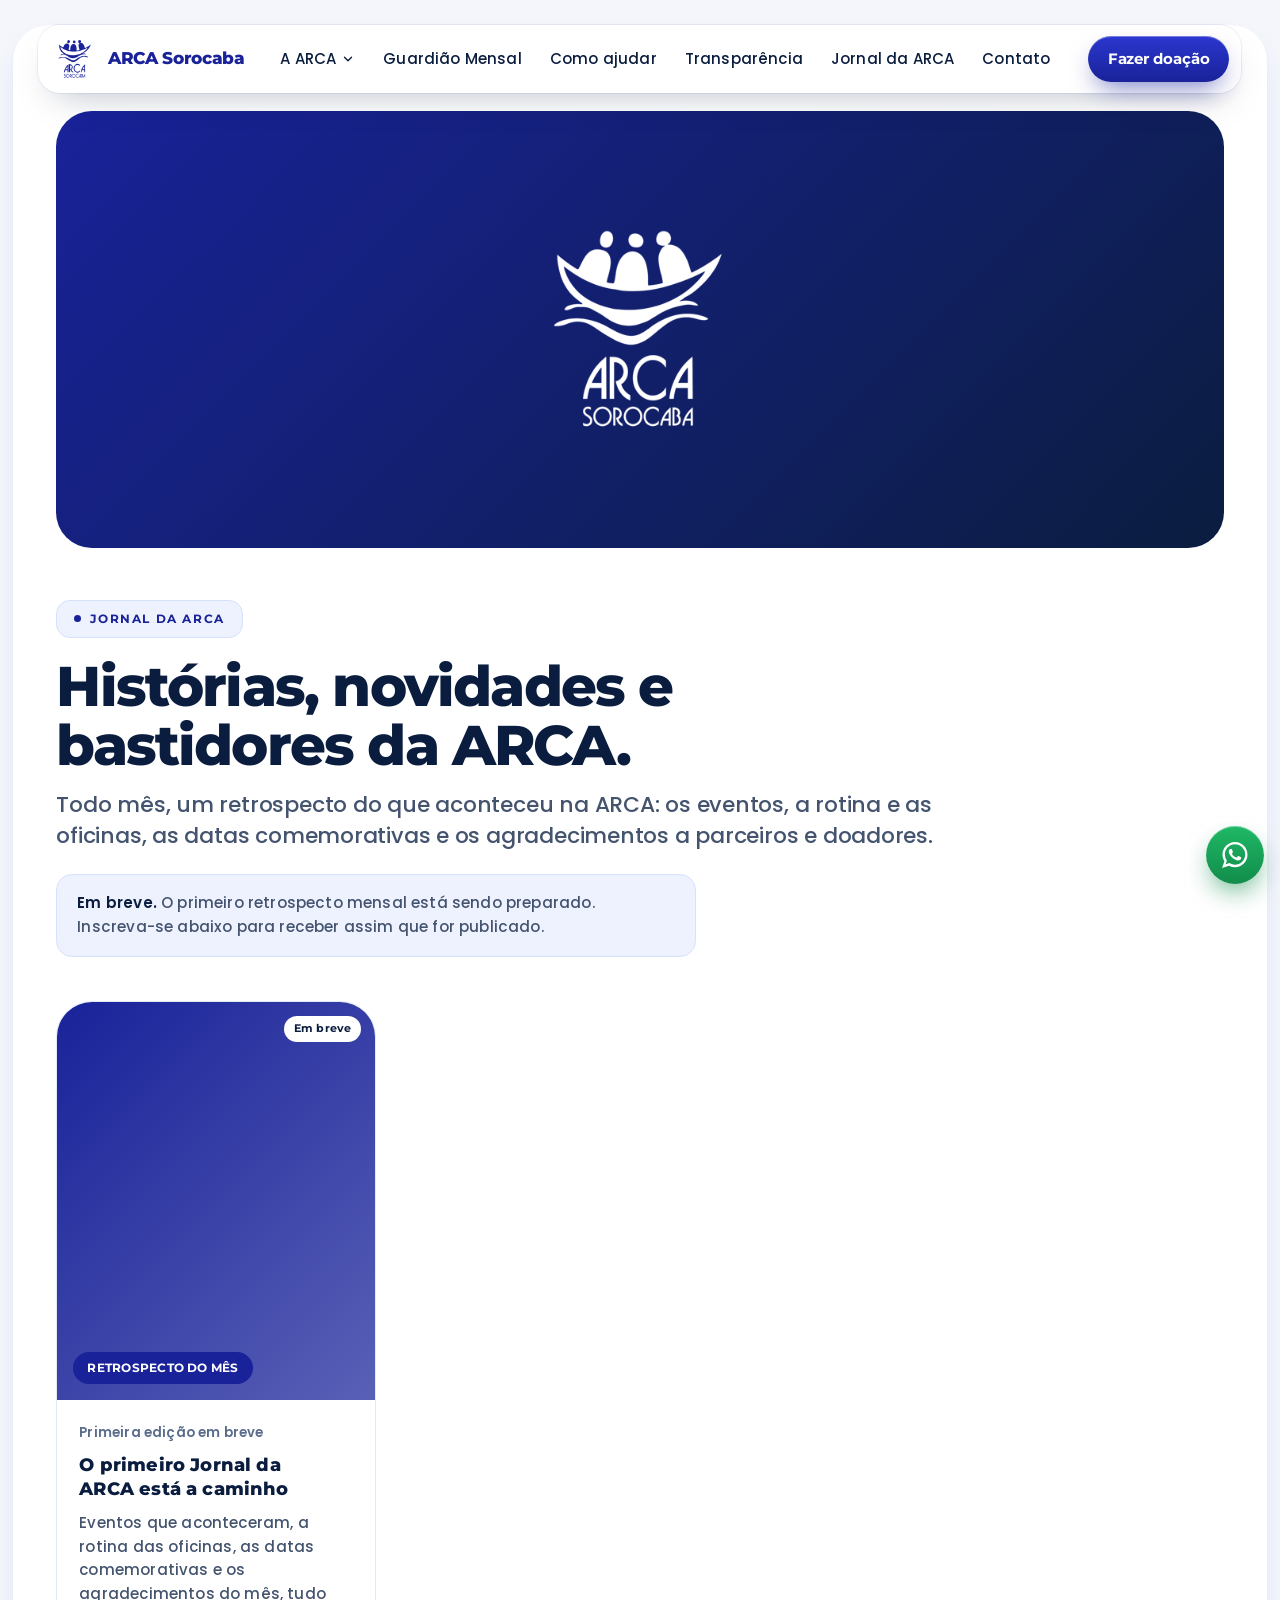
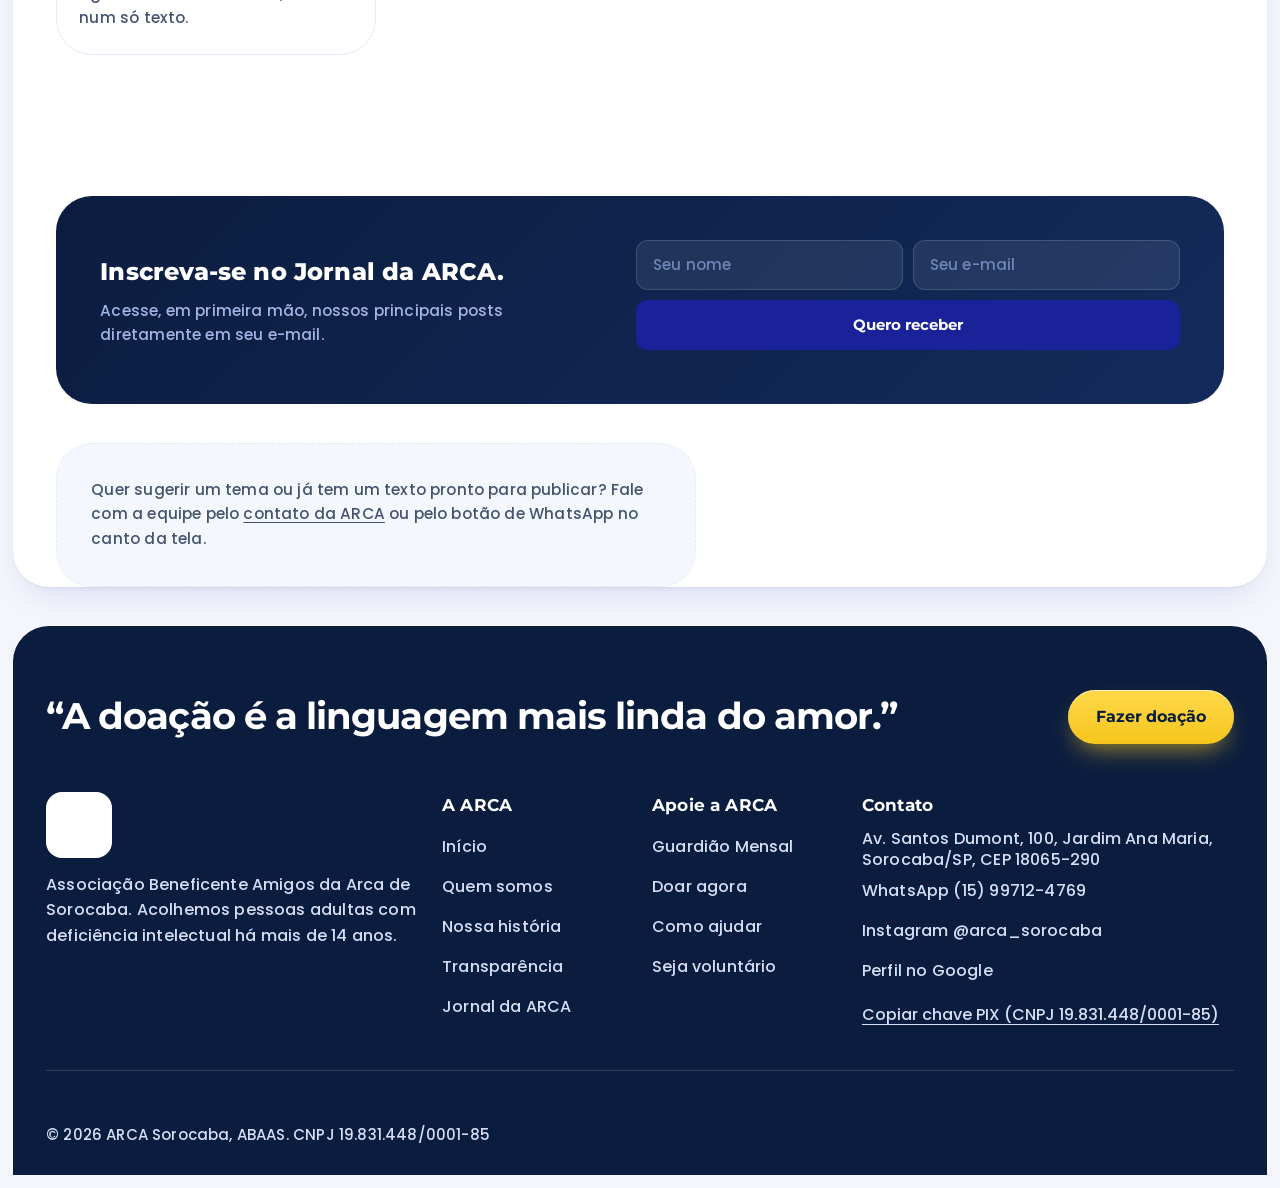
<file: blog.html>
<!doctype html>
<html lang="pt-BR">
<head>
<meta charset="utf-8">
<meta name="viewport" content="width=device-width,initial-scale=1">
<title>Jornal da ARCA | ARCA Sorocaba</title>
<meta name="description" content="Jornal da ARCA: todo mês, um retrospecto do que aconteceu na ARCA Sorocaba, com eventos, oficinas, datas comemorativas e agradecimentos a quem ajuda.">
<meta property="og:type" content="website">
<meta property="og:locale" content="pt_BR">
<meta property="og:site_name" content="ARCA Sorocaba">
<meta property="og:title" content="Jornal da ARCA Sorocaba">
<meta property="og:description" content="Todo mês, um retrospecto do que aconteceu na ARCA: eventos, oficinas, datas comemorativas e agradecimentos.">
<meta property="og:url" content="https://arcasorocaba.com.br/blog.html">
<meta property="og:image" content="https://arcasorocaba.com.br/assets/img/og-image.jpg">
<meta property="og:image:width" content="1200">
<meta property="og:image:height" content="630">
<meta property="og:image:alt" content="Abraço entre duas pessoas da comunidade ARCA Sorocaba">
<meta name="twitter:card" content="summary_large_image">
<link rel="canonical" href="https://arcasorocaba.com.br/blog.html">
<link rel="apple-touch-icon" href="assets/img/logo.png">
<meta name="format-detection" content="telephone=no">
<script type="application/ld+json">
{"@context":"https://schema.org","@type":"NGO","name":"ARCA Sorocaba","legalName":"Associação Beneficente Amigos da Arca de Sorocaba","taxID":"19.831.448/0001-85","url":"https://arcasorocaba.com.br/","telephone":"+5515997124769","address":{"@type":"PostalAddress","streetAddress":"Av. Santos Dumont, 100, Jardim Ana Maria","addressLocality":"Sorocaba","addressRegion":"SP","postalCode":"18065-290","addressCountry":"BR"}}
</script>
<link rel="icon" type="image/png" href="assets/img/favicon.png">
<link rel="preconnect" href="https://fonts.gstatic.com" crossorigin>
<link href="https://fonts.googleapis.com/css2?family=Poppins:ital,wght@0,400;0,500;0,600;1,400&family=Montserrat:wght@600;700;800&display=swap" rel="stylesheet">
<style>
/* ARCA Sorocaba: site styles
   Recreated from the Claude Design export (project/Site ARCA Sorocaba.dc.html) */

:root{
  --blue:#192299;
  --blue-dark:#141B77;
  --blue-bright:#5960B6;
  --navy:#0B1D3F;
  --page-bg:#071228;
  --tint:#EEF3FF;
  --tint-border:#D6E1FB;
  --soft:#F4F7FE;
  --soft-border:#E2E9F7;
  --body:#4A5B78;
  --muted:#5A6C8C;
  --on-navy:#9FB6E4;
  --on-navy-accent:#7FA0F0;
  --on-navy-muted:#6E86B8;
  --on-navy-line:rgba(255,255,255,.14);
  --r-xl:clamp(14px,1.6vw,24px);
  --r-lg:clamp(12px,1.3vw,18px);
  --r-md:clamp(14px,1.4vw,20px);
  --ease:cubic-bezier(.22,1,.36,1);
}

*,*::before,*::after{box-sizing:border-box}

html{scroll-behavior:smooth;background:var(--page-bg);scrollbar-color:var(--blue) var(--page-bg);scrollbar-width:thin}
body{margin:0;background:var(--page-bg);color:var(--navy);font-family:'Poppins','Segoe UI',sans-serif;font-weight:500;letter-spacing:.01em;-webkit-font-smoothing:antialiased}

::-webkit-scrollbar{width:13px;height:13px}
::-webkit-scrollbar-track{background:var(--page-bg)}
::-webkit-scrollbar-thumb{background:var(--blue);border-radius:14px;border:3px solid var(--page-bg)}
::-webkit-scrollbar-thumb:hover{background:var(--blue-bright)}
::-webkit-scrollbar-corner{background:var(--page-bg)}

img{max-width:100%;display:block}
button{font:inherit}
a{color:var(--blue);text-decoration-thickness:1px;text-underline-offset:3px}
a:hover{color:var(--blue-dark)}
:focus-visible{outline:3px solid var(--blue);outline-offset:3px;border-radius:8px}
::selection{background:var(--blue);color:#fff}
input,textarea{font:inherit;letter-spacing:.01em}

h1,h2,h3{margin:0}
p{margin:0}

.skip-link{position:absolute;left:-9999px;top:0;z-index:99;padding:14px 20px;background:var(--navy);color:#fff;border-radius:0 0 14px 0;text-decoration:none}
.skip-link:focus{left:0}

.page{max-width:1560px;margin-inline:auto;padding:clamp(8px,1vw,18px)}
.card{background:#fff;border-radius:var(--r-xl)}

/* ---------- header ---------- */
.site-header{position:sticky;top:clamp(8px,1vw,18px);z-index:50;margin:0 clamp(8px,1vw,16px);padding:10px clamp(12px,1.6vw,20px);background:rgba(255,255,255,.9);backdrop-filter:blur(16px);border:1px solid var(--soft-border);border-radius:17px;box-shadow:0 10px 30px rgba(7,18,40,.08);display:flex;align-items:center;gap:16px;justify-content:space-between}

.brand{display:flex;align-items:center;gap:12px;text-decoration:none;color:var(--navy);transition:opacity .45s var(--ease);min-width:0}
.brand:hover{opacity:.72}
.brand img{height:46px;width:auto;flex:none}
.brand-text{display:flex;flex-direction:column;line-height:1.15;min-width:0}
.brand-name{font-family:Montserrat,sans-serif;font-weight:800;font-size:.98rem;white-space:nowrap;color:var(--blue);overflow:hidden;text-overflow:ellipsis}
.brand-sub{font-size:.68rem;color:var(--muted);letter-spacing:.14em;text-transform:uppercase;white-space:nowrap;overflow:hidden;text-overflow:ellipsis}

.nav-full{display:flex;align-items:center;gap:2px}
.nav-link{padding:11px 13px;border-radius:12px;font-size:.9rem;text-decoration:none;color:var(--navy);white-space:nowrap;transition:all .45s var(--ease)}
.nav-link:hover{background:var(--tint);color:var(--blue)}
.nav-cta{margin-left:10px;min-height:50px;display:inline-flex;align-items:center;gap:10px;padding:0 22px;border-radius:14px;background:var(--blue);color:#fff;font-family:Montserrat,sans-serif;font-weight:700;font-size:.93rem;text-decoration:none;white-space:nowrap;box-shadow:0 10px 24px rgba(27,69,232,.32);transition:all .45s var(--ease)}
.nav-cta:hover{background:var(--blue-dark);transform:translateY(-2px);box-shadow:0 16px 32px rgba(27,69,232,.42);color:#fff}

.nav-compact{display:none;align-items:center;gap:10px}
.nav-compact-doar{min-height:48px;display:inline-flex;align-items:center;padding:0 20px;border-radius:14px;background:var(--blue);color:#fff;font-family:Montserrat,sans-serif;font-weight:700;font-size:.9rem;text-decoration:none;white-space:nowrap;transition:all .45s var(--ease)}
.nav-compact-doar:hover{background:var(--blue-dark);color:#fff}
.menu-btn{width:48px;height:48px;display:grid;place-items:center;gap:5px;border:1px solid var(--soft-border);border-radius:14px;background:#fff;cursor:pointer;transition:all .45s var(--ease)}
.menu-btn:hover{border-color:var(--blue);background:var(--tint)}
.menu-btn span{display:block;width:19px;height:2px;border-radius:2px;background:var(--navy)}

.mobile-nav{position:sticky;top:78px;z-index:49;margin:10px clamp(8px,1vw,16px) 0;padding:12px;background:#fff;border:1px solid var(--soft-border);border-radius:17px;box-shadow:0 18px 40px rgba(7,18,40,.12);display:none;flex-direction:column;gap:2px}
.mobile-nav.is-open{display:flex}
.mobile-nav a{min-height:54px;display:flex;align-items:center;justify-content:center;border-radius:14px;text-decoration:none;color:var(--navy);font-size:1.02rem;transition:all .45s var(--ease)}
.mobile-nav a:hover{background:var(--tint);color:var(--blue)}

@media (max-width:1120px){
  .nav-full{display:none}
  .nav-compact{display:flex}
}

/* ---------- shared section bits ---------- */
main{display:block}
.section{padding:0 clamp(18px,3.4vw,58px)}
.eyebrow{display:inline-flex;align-items:center;gap:9px;font-family:Montserrat,sans-serif;font-weight:700;font-size:.72rem;letter-spacing:.14em;text-transform:uppercase;color:var(--blue);background:var(--tint);border:1px solid var(--tint-border);padding:9px 17px;border-radius:14px;margin-bottom:18px}
.eyebrow--dot::before{content:"";width:7px;height:7px;border-radius:50%;background:var(--blue)}
.eyebrow--onwhite{background:#fff;border:1px solid var(--tint-border)}
.eyebrow--onnavy{background:rgba(255,255,255,.08);border:none;color:var(--on-navy-accent)}

.h2{font-family:Montserrat,sans-serif;font-weight:800;font-size:clamp(1.7rem,2.7vw,2.5rem);line-height:1.12;letter-spacing:-.02em;color:var(--navy);margin:0 0 16px}
.h2--onnavy{color:#fff}
.lede{font-size:1.06rem;line-height:1.68;color:var(--body);margin:0}

.btn{font-family:Montserrat,sans-serif;font-weight:700;text-decoration:none;cursor:pointer;transition:all .45s var(--ease);white-space:nowrap;border:none;display:inline-flex;align-items:center;justify-content:center}
.btn-primary{min-height:58px;gap:12px;padding:0 30px;border-radius:14px;background:var(--blue);color:#fff;font-size:1.02rem;box-shadow:0 14px 30px rgba(27,69,232,.34)}
.btn-primary:hover{background:var(--blue-dark);transform:translateY(-3px);box-shadow:0 22px 42px rgba(27,69,232,.44);color:#fff}
.btn-secondary{min-height:58px;padding:0 28px;border-radius:14px;background:#fff;border:1px solid var(--tint-border);color:var(--navy);font-size:1.02rem}
.btn-secondary:hover{border-color:var(--blue);background:var(--tint);transform:translateY(-3px);color:var(--blue)}
.btn-icon{width:26px;height:26px;border-radius:50%;background:rgba(255,255,255,.2);display:grid;place-items:center;font-size:.8rem}

/* mobile centering, matching data-c / data-cf / data-cx behavior */
@media (max-width:880px){
  .c-mobile{text-align:center}
  .c-mobile p,.c-mobile h1,.c-mobile h2,.c-mobile h3,.c-mobile .eyebrow{margin-inline:auto}
  .cf-mobile{justify-content:center}
  .cx-mobile{align-items:center}
}
@media (prefers-reduced-motion:reduce){*{animation-duration:.01ms !important;transition-duration:.01ms !important}html{scroll-behavior:auto}}

/* ---------- image slots (static placeholders) ---------- */
.slot{position:relative;display:flex;align-items:center;justify-content:center;text-align:center;padding:18px;background:rgba(11,29,63,.035);border:1.5px dashed var(--tint-border)}
.slot-label{font-size:.86rem;line-height:1.4;color:var(--muted);max-width:24ch}
.slot-label::before{content:"";display:block;width:34px;height:34px;margin:0 auto 10px;border-radius:9px;background:var(--tint);border:1px solid var(--tint-border)}
.slot--onnavy{background:rgba(255,255,255,.04);border-color:rgba(255,255,255,.22)}
.slot--onnavy .slot-label{color:var(--on-navy)}
.slot--onnavy .slot-label::before{background:rgba(255,255,255,.08);border-color:rgba(255,255,255,.2)}
.slot--circle{border-radius:50%}
.slot--contain .slot-label{font-size:.72rem}

/* ---------- hero ---------- */
.hero{padding-top:clamp(10px,1.4vw,22px);padding-bottom:clamp(28px,4vw,58px)}
.hero-grid{display:grid;grid-template-columns:repeat(auto-fit,minmax(min(440px,100%),1fr));gap:clamp(26px,3.5vw,56px);align-items:center}
.hero h1{font-family:Montserrat,sans-serif;font-weight:800;font-size:clamp(2.05rem,3.6vw,3.6rem);line-height:1.06;letter-spacing:-.025em;color:var(--navy);margin:22px 0 20px;max-width:19ch;text-wrap:pretty}
.hero h1 em{color:var(--blue);font-style:normal}
.hero p.intro{font-size:clamp(1.04rem,1.3vw,1.2rem);line-height:1.66;color:var(--body);margin:0 0 30px;max-width:46ch;text-wrap:pretty}
.hero-ctas{display:flex;flex-wrap:wrap;gap:12px}
@media (max-width:520px){
  .hero-ctas{flex-wrap:nowrap;gap:8px}
  .hero-ctas .btn{flex:1;min-width:0;padding:0 12px;font-size:.88rem;white-space:nowrap}
}
.hero-badges{display:flex;flex-wrap:wrap;gap:10px 26px;margin-top:28px}
.hero-badges span{display:inline-flex;align-items:center;gap:9px;font-size:.92rem;color:var(--body)}
.hero-badges span::before{content:"";width:8px;height:8px;border-radius:50%;background:var(--blue);flex:none}
.hero-visual{position:relative;min-height:clamp(360px,44vw,600px);border-radius:clamp(14px,1.4vw,20px);overflow:hidden;background:url('assets/img/hero.jpg') center 30%/cover no-repeat,linear-gradient(155deg,#EEF3FF 0%,#DCE6FF 55%,#C9D8FF 100%) center/cover;border:1px solid var(--tint-border);box-shadow:0 30px 70px rgba(11,29,63,.14)}

@media (max-width:880px){
  .hero-grid{grid-template-columns:minmax(0,1fr)}
  .hero-grid > *{min-width:0}
  .hero-visual{order:-1;min-height:min(78vw,420px)}
}
.hero-visual .slot{position:absolute;inset:0;background:transparent;border:none}

/* ---------- stats ---------- */
.stats{padding:0 clamp(18px,3.4vw,58px) clamp(34px,5vw,72px)}
.stats-panel{background:var(--navy);border-radius:var(--r-md);padding:clamp(24px,3vw,42px);display:grid;grid-template-columns:repeat(auto-fit,minmax(min(190px,100%),1fr));gap:clamp(20px,2.4vw,34px)}
.stat{transition:transform .45s var(--ease)}
.stat:hover{transform:translateY(-4px)}
.stat strong{display:block;font-family:Montserrat,sans-serif;font-weight:800;font-size:clamp(2rem,3vw,2.7rem);line-height:1.02;color:#fff}
.stat span{display:block;margin-top:6px;color:var(--on-navy);font-size:.95rem}

/* ---------- história ---------- */
.historia{padding:0 clamp(18px,3.4vw,58px) clamp(44px,6vw,96px)}
.historia-grid{display:grid;grid-template-columns:repeat(auto-fit,minmax(min(400px,100%),1fr));gap:clamp(26px,3.5vw,56px);align-items:start}
.historia h2{max-width:24ch}
.historia p{font-size:1.05rem;line-height:1.7;color:var(--body);margin:0 0 14px;max-width:56ch;text-wrap:pretty}
.callout{margin-top:26px;padding:20px 24px;background:var(--soft);border:1px solid var(--soft-border);border-radius:12px;text-align:left;transition:all .45s var(--ease)}
.callout:hover{border-color:var(--blue);background:var(--tint)}
.callout-title{display:block;font-family:Montserrat,sans-serif;font-weight:800;font-size:.72rem;letter-spacing:.14em;text-transform:uppercase;color:var(--blue);margin-bottom:8px}
.callout p{margin:0;font-size:1rem;line-height:1.6;color:var(--body)}

.historia-media{display:flex;flex-direction:column;gap:16px}
.historia-photo{position:relative;aspect-ratio:16/10;border-radius:var(--r-lg);overflow:hidden;border:1px solid var(--soft-border);background:var(--soft);transition:all .5s var(--ease)}
.historia-photo:hover{transform:translateY(-6px);box-shadow:0 26px 54px rgba(11,29,63,.16)}
.historia-photo .slot{position:absolute;inset:0;background:transparent;border:none}

.infolist{border:1px solid var(--soft-border);border-radius:var(--r-lg);overflow:hidden}
.infolist-row{display:flex;gap:18px;padding:18px 22px;border-bottom:1px solid var(--soft-border);transition:all .45s var(--ease)}
.infolist-row:last-child{border-bottom:none}
.infolist-row:hover{background:var(--tint);padding-left:28px}
.infolist-row strong{font-family:Montserrat,sans-serif;font-weight:800;color:var(--blue);min-width:96px;font-size:.98rem}
.infolist-row span{font-size:1rem;line-height:1.58;color:var(--body)}

/* ---------- rotina ---------- */
.rotina{padding:0 clamp(18px,3.4vw,58px) clamp(44px,6vw,96px)}
.rotina-head{max-width:760px;margin:0 auto clamp(28px,3.4vw,44px);text-align:center}
.rotina-head p{margin:0 auto 16px;max-width:62ch}
.badge-pill{margin:0 auto;display:inline-block;padding:12px 20px;background:var(--tint);border:1px solid var(--tint-border);border-radius:14px;font-size:.94rem;line-height:1.5;color:var(--blue)}
.badge-pill strong{font-family:Montserrat,sans-serif;font-weight:800}

.rotina-panel{background:var(--navy);border-radius:var(--r-md);overflow:hidden}
.rotina-list{padding:clamp(14px,1.6vw,22px) clamp(14px,1.8vw,26px)}
.rotina-item{display:flex;align-items:center;gap:clamp(14px,1.8vw,26px);padding:clamp(16px,1.8vw,24px) clamp(6px,1vw,14px);border-bottom:1px solid var(--on-navy-line);transition:all .5s var(--ease)}
.rotina-item:hover{background:rgba(255,255,255,.05);padding-left:26px}
.rotina-item:last-child{border-bottom:none}
.rotina-num{flex:none;width:52px;height:52px;border-radius:13px;background:rgba(255,255,255,.08);border:1px solid rgba(255,255,255,.14);display:grid;place-items:center;font-family:Montserrat,sans-serif;font-weight:800;color:var(--on-navy-accent);font-size:.98rem}
.rotina-item strong{display:block;font-family:Montserrat,sans-serif;font-weight:700;font-size:clamp(1.02rem,1.4vw,1.24rem);color:#fff;margin-bottom:5px}
.rotina-item span{font-size:.99rem;line-height:1.55;color:var(--on-navy)}

.rotina-cta{background:var(--blue);padding:clamp(20px,2.4vw,30px) clamp(20px,2.6vw,36px);display:flex;flex-wrap:wrap;gap:18px 26px;align-items:center;justify-content:space-between}
.rotina-cta strong{display:block;font-family:Montserrat,sans-serif;font-weight:700;font-size:clamp(1.1rem,1.6vw,1.4rem);color:#fff;margin-bottom:4px}
.rotina-cta span{font-size:1rem;color:var(--tint-border)}
.rotina-cta .btn{min-height:54px;gap:12px;padding:0 26px;border-radius:14px;background:#fff;color:var(--blue);font-size:1rem}
.rotina-cta .btn:hover{transform:translateY(-3px);box-shadow:0 18px 34px rgba(7,18,40,.28);color:var(--blue-dark)}
.rotina-cta .btn-icon{background:var(--tint)}

/* ---------- nossos espaços ---------- */
.espacos{padding:0 clamp(18px,3.4vw,58px) clamp(44px,6vw,96px)}
.espacos-head{max-width:760px;margin-bottom:clamp(26px,3vw,40px)}
.espacos-head p{max-width:60ch}
.espacos-grid{display:grid;grid-template-columns:repeat(auto-fit,minmax(min(250px,100%),1fr));gap:clamp(14px,1.6vw,22px)}
.espaco-card{margin:0;border:1px solid var(--soft-border);border-radius:var(--r-lg);padding:14px;transition:all .5s var(--ease)}
.espaco-card:hover{transform:translateY(-8px);border-color:var(--blue);box-shadow:0 24px 50px rgba(11,29,63,.14)}
.espaco-photo{position:relative;aspect-ratio:4/3;border-radius:13px;overflow:hidden;background:var(--soft)}
.espaco-photo .slot{position:absolute;inset:0;background:transparent;border:none}
.espaco-card figcaption{padding:16px 6px 6px}
.espaco-card figcaption strong{font-family:Montserrat,sans-serif;font-weight:700;color:var(--navy);display:block;margin-bottom:5px}
.espaco-card figcaption span{font-size:.95rem;line-height:1.55;color:var(--body)}

/* ---------- depoimentos ---------- */
.depoimentos{margin:0 clamp(8px,1vw,16px) clamp(12px,1.4vw,20px);padding:clamp(40px,5vw,86px) clamp(16px,2.6vw,48px);background:var(--soft);border-radius:var(--r-md)}
.depoimentos-head{max-width:780px;margin:0 auto clamp(26px,3vw,40px);text-align:center}
.depoimentos-head p{margin:0 auto 16px;max-width:60ch}
.depoimentos-carousel{position:relative}
.depoimentos-track{display:flex;gap:clamp(14px,1.6vw,22px);overflow-x:auto;scroll-snap-type:x mandatory;scroll-behavior:smooth;scrollbar-width:none;-ms-overflow-style:none;padding:4px 4px 8px}
.depoimentos-track::-webkit-scrollbar{display:none}
.depoimento-card{scroll-snap-align:start;flex:0 0 calc((100% - 2*clamp(14px,1.6vw,22px))/3);min-width:250px;background:#fff;border:1px solid var(--soft-border);border-radius:var(--r-lg);padding:clamp(22px,2.4vw,30px);display:flex;flex-direction:column;gap:12px;transition:all .5s var(--ease)}
.depoimento-card:hover{transform:translateY(-8px);border-color:var(--blue);box-shadow:0 24px 50px rgba(11,29,63,.12)}
.depoimento-stars{color:#F5A623;font-size:1rem;letter-spacing:2px}
.depoimentos-nav{display:flex;justify-content:center;gap:12px;margin-top:24px}
.depoimentos-arrow{width:46px;height:46px;border-radius:14px;border:1px solid var(--soft-border);background:#fff;cursor:pointer;display:grid;place-items:center;font-size:1.15rem;color:var(--navy);transition:all .3s var(--ease)}
.depoimentos-arrow:hover{border-color:var(--blue);color:var(--blue);background:var(--tint)}
@media (max-width:880px){
  .depoimento-card{flex:0 0 84%}
}
.depoimento-avatar{width:70px;height:70px;border-radius:50%;overflow:hidden;position:relative;flex:none;background:var(--tint)}
.depoimento-avatar .slot{position:absolute;inset:0;background:transparent;border:none}
.depoimento-quote{margin:0;font-size:1.05rem;line-height:1.62;color:var(--navy)}
.depoimento-who{margin-top:auto}
.depoimento-who strong{font-family:Montserrat,sans-serif;font-weight:700;color:var(--blue);display:block;font-size:.98rem}
.depoimento-who span{font-size:.9rem;color:var(--body)}

/* ---------- transparência ---------- */
.transparencia{padding:clamp(44px,6vw,96px) clamp(18px,3.4vw,58px)}
.transparencia-grid{display:grid;grid-template-columns:repeat(auto-fit,minmax(min(400px,100%),1fr));gap:clamp(26px,3.5vw,56px);align-items:start;margin-bottom:clamp(24px,3vw,40px)}
.transparencia h2{max-width:20ch}
.transparencia-intro{font-size:1.05rem;line-height:1.7;color:var(--body);margin:0 0 26px;max-width:54ch}
.transparencia-photo{position:relative;aspect-ratio:16/11;border-radius:var(--r-lg);overflow:hidden;border:1px solid var(--soft-border);background:linear-gradient(150deg,#EEF3FF,#DCE6FF);transition:all .5s var(--ease)}
.transparencia-photo:hover{transform:translateY(-6px);box-shadow:0 26px 54px rgba(11,29,63,.16)}
.transparencia-photo .slot{position:absolute;inset:0;background:transparent;border:none}

.destino-row{display:flex;gap:18px;align-items:flex-start;padding:20px 18px;border:1px solid var(--soft-border);border-radius:12px;margin-bottom:12px;transition:all .5s var(--ease)}
.destino-row:hover{border-color:var(--blue);background:var(--soft);transform:translateX(6px)}
.destino-num{flex:none;width:46px;height:46px;border-radius:14px;background:var(--tint);color:var(--blue);display:grid;place-items:center;font-family:Montserrat,sans-serif;font-weight:800;font-size:.92rem}
.destino-row strong{display:block;font-family:Montserrat,sans-serif;font-weight:700;color:var(--navy);font-size:1.06rem;margin-bottom:5px}
.destino-row span{font-size:.99rem;line-height:1.58;color:var(--body)}
.transparencia-note{margin:18px 0 0;padding:16px 20px;background:var(--tint);border:1px solid var(--tint-border);border-radius:14px;font-size:.97rem;line-height:1.6;color:var(--blue)}

.transparencia-cards{display:grid;grid-template-columns:repeat(auto-fit,minmax(min(340px,100%),1fr));gap:clamp(16px,2vw,24px)}
.doc-card{border:1px solid var(--soft-border);border-radius:var(--r-lg);padding:clamp(22px,2.6vw,32px)}
.doc-card h3{font-family:Montserrat,sans-serif;font-weight:800;font-size:1.22rem;color:var(--navy);margin:0 0 8px}
.doc-card > p{margin:0 0 18px;font-size:.97rem;line-height:1.6;color:var(--body)}
.doc-list{display:flex;flex-direction:column;gap:10px}
.doc-row{min-height:58px;display:flex;align-items:center;justify-content:space-between;gap:14px;padding:14px 18px;border:1px solid var(--soft-border);border-radius:12px;transition:all .45s var(--ease)}
.doc-row:hover{border-color:var(--blue);background:var(--soft)}
.doc-row span:first-child{color:var(--navy);font-size:1rem}
.doc-status{font-family:Montserrat,sans-serif;font-weight:700;font-size:.72rem;letter-spacing:.1em;text-transform:uppercase;color:var(--blue);background:var(--tint);padding:6px 12px;border-radius:14px;white-space:nowrap}

.responsaveis-card{background:var(--navy);border-radius:var(--r-lg);padding:clamp(22px,2.6vw,32px);color:#fff}
.responsaveis-card h3{font-family:Montserrat,sans-serif;font-weight:800;font-size:1.22rem;color:#fff;margin:0 0 8px}
.responsaveis-card > p{margin:0 0 20px;color:var(--on-navy);font-size:.99rem;line-height:1.6}
.responsavel-row{display:flex;justify-content:space-between;gap:14px;padding:15px 4px;border-bottom:1px solid var(--on-navy-line);transition:all .45s var(--ease)}
.responsavel-row:last-child{border-bottom:none}
.responsavel-row:hover{padding-left:12px;background:rgba(255,255,255,.04)}
.responsavel-row span:first-child{color:#fff}
.responsavel-row span:last-child{color:var(--on-navy-accent);font-family:Montserrat,sans-serif;font-weight:700;font-size:.86rem}

/* ---------- como ajudar ---------- */
.ajudar{margin:0 clamp(8px,1vw,16px) clamp(12px,1.4vw,20px);padding:clamp(40px,5vw,86px) clamp(16px,2.6vw,48px);background:var(--soft);border-radius:var(--r-md)}
.ajudar-head{max-width:780px;margin:0 auto clamp(28px,3.4vw,44px);text-align:center}
.ajudar-head p{margin:0 auto;max-width:60ch}
.ajudar-cards{display:grid;grid-template-columns:repeat(auto-fit,minmax(min(280px,100%),1fr));gap:clamp(14px,1.6vw,22px);margin-bottom:clamp(28px,3.4vw,48px)}
.ajudar-card{background:#fff;border:1px solid var(--soft-border);border-radius:var(--r-lg);padding:clamp(24px,2.6vw,32px);display:flex;flex-direction:column;gap:14px;transition:all .5s var(--ease)}
.ajudar-card:hover{transform:translateY(-8px);border-color:var(--blue);box-shadow:0 24px 50px rgba(11,29,63,.12)}
.ajudar-card.dark{background:var(--navy);border-color:var(--navy)}
.ajudar-card.dark:hover{box-shadow:0 24px 50px rgba(11,29,63,.24)}
.ajudar-num{width:50px;height:50px;border-radius:12px;background:var(--tint);color:var(--blue);display:grid;place-items:center;font-family:Montserrat,sans-serif;font-weight:800;font-size:.95rem}
.ajudar-card.dark .ajudar-num{background:var(--blue);color:#fff}
.ajudar-card h3{font-family:Montserrat,sans-serif;font-weight:800;font-size:1.28rem;color:var(--navy);margin:2px 0 0}
.ajudar-card.dark h3{color:#fff}
.ajudar-card p{margin:0;font-size:1rem;line-height:1.62;color:var(--body)}
.ajudar-card.dark p{color:var(--on-navy)}
.ajudar-card .btn{margin-top:auto;min-height:54px;padding:0 24px;border-radius:14px}
.btn-outline-navy{border:1px solid var(--navy);color:var(--navy);background:transparent}
.btn-outline-navy:hover{background:var(--navy);color:#fff;transform:translateY(-2px)}
.btn-blue{min-height:58px;padding:0 30px;border-radius:14px;font-size:1.02rem;gap:10px;background:var(--blue);color:#fff}
.btn-blue:hover{background:var(--blue-bright);color:#fff;transform:translateY(-2px)}

.doar{scroll-margin-top:110px;background:#fff;border:1px solid var(--soft-border);border-radius:var(--r-md);padding:clamp(22px,3vw,44px);display:grid;grid-template-columns:repeat(auto-fit,minmax(min(320px,100%),1fr));gap:clamp(24px,3vw,44px)}
.doar h3{font-family:Montserrat,sans-serif;font-weight:800;font-size:clamp(1.4rem,2.1vw,1.95rem);line-height:1.18;letter-spacing:-.015em;color:var(--navy);margin:0 0 12px;max-width:24ch}
.doar-desc{margin:0 0 26px;font-size:1.03rem;line-height:1.65;color:var(--body);max-width:52ch}
.doar-step-label{display:block;font-family:Montserrat,sans-serif;font-weight:700;font-size:.74rem;letter-spacing:.14em;text-transform:uppercase;color:var(--muted);margin-bottom:12px}
.doar-options{display:flex;gap:10px;margin-bottom:26px;flex-wrap:wrap}
.doar-values{display:flex;gap:10px;flex-wrap:wrap;margin-bottom:18px}
.opt-btn{position:relative;min-height:54px;flex:1 1 140px;padding:0 20px;border:1px solid var(--soft-border);border-radius:12px;background:#fff;color:var(--navy);font-family:Montserrat,sans-serif;font-weight:700;cursor:pointer;transition:all .45s var(--ease);font-size:1rem}
.opt-btn:hover{border-color:var(--blue);background:var(--soft)}
.doar-values .opt-btn{flex:1 1 100px;font-size:1.02rem}
.opt-btn.is-active{border-color:var(--blue);box-shadow:inset 0 0 0 1.5px var(--blue)}
.impacto-text{margin:0;padding:16px 20px;background:var(--tint);border:1px solid var(--tint-border);border-radius:13px;font-size:1rem;line-height:1.58;color:var(--blue)}

.pix-card{background:var(--navy);border-radius:var(--r-lg);padding:clamp(22px,2.6vw,32px);color:#fff;display:flex;flex-direction:column;gap:16px}
.pix-step-label{font-family:Montserrat,sans-serif;font-weight:700;font-size:.74rem;letter-spacing:.14em;text-transform:uppercase;color:var(--on-navy-accent)}
.pix-key{background:#fff;border-radius:13px;padding:16px 18px}
.pix-key-label{display:block;font-size:.74rem;letter-spacing:.12em;text-transform:uppercase;color:var(--muted);font-family:Montserrat,sans-serif;font-weight:700;margin-bottom:7px}
.pix-key-value{display:block;font-family:Montserrat,sans-serif;font-weight:800;font-size:clamp(1.06rem,1.7vw,1.32rem);color:var(--navy);word-break:break-all}
.pix-copy-btn{min-height:58px;border:none;border-radius:14px;background:var(--blue);color:#fff;font-family:Montserrat,sans-serif;font-weight:700;font-size:1.02rem;cursor:pointer;transition:all .45s var(--ease)}
.pix-copy-btn:hover{background:var(--blue-bright);transform:translateY(-2px);box-shadow:0 16px 32px rgba(27,69,232,.4)}
.pix-copied{margin:0;padding:15px 18px;background:rgba(62,102,255,.16);border:1px solid rgba(127,160,240,.45);border-radius:13px;color:var(--tint-border);font-size:.98rem;line-height:1.55;display:none}
.pix-copied.is-visible{display:block}
.pix-footer{border-top:1px solid var(--on-navy-line);padding-top:18px;margin-top:auto}
.pix-footer p{margin:0 0 12px;color:var(--on-navy);font-size:.96rem;line-height:1.58}
.pix-footer a{display:inline-flex;align-items:center;gap:8px;color:var(--on-navy-accent);font-family:Montserrat,sans-serif;font-weight:700;font-size:.97rem;text-decoration:none;transition:all .45s var(--ease)}
.pix-footer a:hover{color:#fff;gap:14px}

/* ---------- voluntariado ---------- */
.voluntariado{padding:clamp(44px,6vw,96px) clamp(18px,3.4vw,58px)}
.voluntariado-grid{display:grid;grid-template-columns:repeat(auto-fit,minmax(min(360px,100%),1fr));gap:clamp(26px,3.5vw,56px);align-items:start}
.voluntariado h2{max-width:26ch}
.voluntariado-intro{font-size:1.05rem;line-height:1.68;color:var(--body);margin:0 0 28px;max-width:52ch}
.steps{display:flex;flex-direction:column;gap:12px;text-align:left}
.step{display:flex;gap:18px;align-items:flex-start;padding:18px;border:1px solid var(--soft-border);border-radius:14px;transition:all .5s var(--ease)}
.step:hover{border-color:var(--blue);background:var(--soft);transform:translateX(6px)}
.step-num{flex:none;width:42px;height:42px;border-radius:13px;background:var(--navy);color:#fff;display:grid;place-items:center;font-family:Montserrat,sans-serif;font-weight:800}
.step strong{display:block;font-family:Montserrat,sans-serif;font-weight:700;color:var(--navy);margin-bottom:3px}
.step span{font-size:.99rem;color:var(--body);line-height:1.58}

.volunteer-panel{background:var(--soft);border:1px solid var(--soft-border);border-radius:clamp(14px,1.4vw,20px);padding:clamp(24px,2.8vw,36px)}
.volunteer-panel h3{font-family:Montserrat,sans-serif;font-weight:800;font-size:1.32rem;color:var(--navy);margin:0 0 20px}
.field{display:block;margin-bottom:16px}
.field span{display:block;font-family:Montserrat,sans-serif;font-weight:700;font-size:.86rem;color:var(--navy);margin-bottom:8px}
.field input{width:100%;min-height:56px;padding:0 18px;border:1px solid var(--tint-border);border-radius:12px;background:#fff;color:var(--navy);font-size:1.02rem;transition:all .45s var(--ease)}
.field input:hover,.field input:focus{border-color:var(--blue)}
.chips-label{display:block;font-family:Montserrat,sans-serif;font-weight:700;font-size:.86rem;color:var(--navy);margin-bottom:10px}
.chips{display:flex;gap:9px;flex-wrap:wrap;margin-bottom:24px}
.chip{min-height:48px;display:inline-flex;align-items:center;padding:0 20px;border:1px solid var(--tint-border);border-radius:14px;background:#fff;font-size:.97rem;cursor:pointer;transition:all .45s var(--ease)}
.chip:hover,.chip.is-selected{border-color:var(--blue);background:var(--tint);color:var(--blue)}
.submit-btn{width:100%;min-height:58px;border:none;border-radius:14px;background:var(--navy);color:#fff;font-family:Montserrat,sans-serif;font-weight:700;font-size:1.04rem;cursor:pointer;transition:all .45s var(--ease)}
.submit-btn:hover{background:var(--blue);transform:translateY(-2px);box-shadow:0 16px 32px rgba(27,69,232,.34)}
.field-note{margin:14px 0 0;font-size:.9rem;color:var(--muted);line-height:1.55}

.volunteer-confirm{display:none;flex-direction:column;gap:16px;padding:10px 0}
.volunteer-confirm.is-visible{display:flex}
.volunteer-form.is-hidden{display:none}
.confirm-check{width:58px;height:58px;border-radius:50%;background:var(--blue);color:#fff;display:grid;place-items:center;font-family:Montserrat,sans-serif;font-weight:800;font-size:1.5rem}
.volunteer-confirm h3{font-family:Montserrat,sans-serif;font-weight:800;font-size:1.32rem;color:var(--navy);margin:0}
.volunteer-confirm p{margin:0;font-size:1.04rem;line-height:1.62;color:var(--body)}
.confirm-again{align-self:flex-start;min-height:54px;padding:0 24px;border:1px solid var(--navy);border-radius:14px;background:transparent;color:var(--navy);font-family:Montserrat,sans-serif;font-weight:700;cursor:pointer;transition:all .45s var(--ease)}
.confirm-again:hover{background:var(--navy);color:#fff}

/* ---------- empresas ---------- */
.empresas{margin:0 clamp(8px,1vw,16px) clamp(12px,1.4vw,20px);padding:clamp(40px,5vw,86px) clamp(16px,2.6vw,48px);background:var(--soft);border-radius:var(--r-md)}
.empresas-grid{display:grid;grid-template-columns:repeat(auto-fit,minmax(min(340px,100%),1fr));gap:clamp(26px,3.5vw,52px);align-items:center;margin-bottom:clamp(32px,4vw,52px)}
.empresas h2{max-width:22ch}
.empresas-intro{font-size:1.05rem;line-height:1.68;color:var(--body);margin:0 0 26px;max-width:52ch}
.empresas-ctas{display:flex;flex-wrap:wrap;gap:12px}
.empresas-ctas .btn{min-height:56px}
.empresas-ctas .btn-blue{padding:0 28px}
.empresas-ctas .btn-secondary{padding:0 26px;min-height:56px}
.empresas-list{display:grid;gap:12px}
.empresa-item{background:#fff;border:1px solid var(--soft-border);border-radius:12px;padding:22px 24px;transition:all .5s var(--ease)}
.empresa-item:hover{border-color:var(--blue);transform:translateX(6px)}
.empresa-item strong{display:block;font-family:Montserrat,sans-serif;font-weight:800;color:var(--navy);font-size:1.06rem;margin-bottom:6px}
.empresa-item span{font-size:.99rem;color:var(--body);line-height:1.58}

.mural-label{display:block;text-align:center;font-family:Montserrat,sans-serif;font-weight:700;font-size:.74rem;letter-spacing:.14em;text-transform:uppercase;color:var(--muted);margin-bottom:8px}
.mural-sub{text-align:center;margin:0 auto 22px;font-size:.96rem;color:var(--body);max-width:48ch}
.mural-grid{display:grid;grid-template-columns:repeat(auto-fit,minmax(min(160px,100%),1fr));gap:12px}
.mural-logo{position:relative;height:96px;background:#fff;border:1px solid var(--soft-border);border-radius:14px;overflow:hidden;transition:all .5s var(--ease)}
.mural-logo:hover{border-color:var(--blue);transform:translateY(-5px)}
.mural-logo .slot{position:absolute;inset:0;background:transparent;border:none}

/* ---------- perguntas ---------- */
.perguntas{padding:clamp(44px,6vw,96px) clamp(18px,3.4vw,58px)}
.perguntas-inner{max-width:900px;margin-inline:auto}
.perguntas-head{text-align:center;margin-bottom:clamp(26px,3vw,42px)}
.perguntas-head p{margin:0 auto;max-width:56ch}
.faq-list{display:flex;flex-direction:column;gap:10px}
.faq-item{border:1px solid var(--soft-border);border-radius:12px;overflow:hidden;transition:all .45s var(--ease)}
.faq-item:hover{border-color:var(--blue)}
.faq-q{width:100%;min-height:70px;display:flex;align-items:center;justify-content:space-between;gap:18px;padding:18px 22px;background:transparent;border:none;text-align:left;cursor:pointer;transition:all .45s var(--ease)}
.faq-q:hover{background:var(--soft)}
.faq-q span:first-child{font-family:Montserrat,sans-serif;font-weight:700;font-size:1.05rem;color:var(--navy)}
.faq-sign{flex:none;width:36px;height:36px;border-radius:50%;background:var(--tint);color:var(--blue);display:grid;place-items:center;font-family:Montserrat,sans-serif;font-weight:800}
.faq-a{margin:0;padding:0 22px 24px;font-size:1.03rem;line-height:1.68;color:var(--body);max-width:70ch;display:none}
.faq-item.is-open .faq-a{display:block}

/* ---------- visitar ---------- */
.visitar{margin:0 clamp(8px,1vw,16px) clamp(8px,1vw,16px);padding:clamp(40px,5vw,86px) clamp(16px,2.6vw,48px);background:var(--navy);border-radius:var(--r-md)}
.visitar-grid{display:grid;grid-template-columns:repeat(auto-fit,minmax(min(340px,100%),1fr));gap:clamp(26px,3.5vw,52px);align-items:start}
.visitar h2{font-size:clamp(1.75rem,2.9vw,2.7rem);line-height:1.1;max-width:20ch;color:#fff}
.visitar h2 em{color:var(--on-navy-accent);font-style:normal}
.visitar-intro{font-size:1.05rem;line-height:1.68;color:var(--on-navy);margin:0 0 24px;max-width:50ch}
.visitar-note{margin:0 0 28px;padding:14px 20px;background:rgba(62,102,255,.16);border:1px solid rgba(127,160,240,.4);border-radius:13px;font-size:.96rem;line-height:1.58;color:var(--tint-border);text-align:left}
.visitar-note strong{font-family:Montserrat,sans-serif;font-weight:800}
.visitar-info{display:grid;gap:0;margin-bottom:30px;text-align:left}
.visitar-row{padding:16px 4px;border-bottom:1px solid var(--on-navy-line);transition:all .45s var(--ease)}
.visitar-row:last-child{border-bottom:none}
.visitar-row:hover{padding-left:14px;background:rgba(255,255,255,.04)}
.visitar-row span:first-child{display:block;font-family:Montserrat,sans-serif;font-weight:700;font-size:.72rem;letter-spacing:.14em;text-transform:uppercase;color:var(--on-navy-accent);margin-bottom:6px}
.visitar-row span:last-child{color:#fff;font-size:1.03rem;line-height:1.5}
.visitar-ctas{display:flex;flex-wrap:wrap;gap:12px}
.btn-white{min-height:58px;padding:0 30px;border-radius:14px;font-size:1.02rem;gap:12px;background:#fff;color:var(--blue)}
.btn-white:hover{background:#fff;transform:translateY(-3px);box-shadow:0 18px 34px rgba(7,18,40,.28);color:var(--blue-dark)}
.btn-navy-outline{min-height:58px;padding:0 28px;border-radius:14px;font-size:1.02rem;border:1px solid rgba(255,255,255,.34);color:#fff;background:transparent}
.btn-navy-outline:hover{border-color:#fff;background:rgba(255,255,255,.08);transform:translateY(-3px);color:#fff}
.visitar-photo{position:relative;aspect-ratio:4/3;border-radius:var(--r-lg);overflow:hidden;border:1px solid rgba(255,255,255,.2);background:rgba(255,255,255,.05);transition:all .5s var(--ease)}
.visitar-photo:hover{transform:translateY(-6px);box-shadow:0 26px 54px rgba(0,0,0,.3)}
.visitar-photo .slot{position:absolute;inset:0;background:transparent;border:none}

/* ---------- footer ---------- */
.site-footer{padding:clamp(36px,4.6vw,64px) clamp(18px,3.4vw,50px) clamp(24px,3vw,36px);color:var(--on-navy)}
.footer-grid{display:grid;grid-template-columns:repeat(auto-fit,minmax(min(230px,100%),1fr));gap:clamp(26px,3vw,40px);padding-bottom:32px;border-bottom:1px solid var(--on-navy-line)}
.footer-brand img{height:66px;width:auto;filter:brightness(0) invert(1);margin-bottom:18px}
.footer-brand p{margin:0;font-size:.97rem;line-height:1.62;color:#8CA3D4;max-width:32ch}
.footer-nav h3{font-family:Montserrat,sans-serif;font-weight:800;color:#fff;font-size:1rem;margin:0 0 16px}
.footer-links{display:flex;flex-direction:column;gap:11px}
.footer-links a{color:var(--on-navy);text-decoration:none;font-size:.98rem;transition:all .45s var(--ease)}
.footer-links a:hover{color:#fff;transform:translateX(4px)}
.footer-links span{color:var(--on-navy-muted);font-size:.98rem}
.footer-bottom{padding-top:24px;display:flex;flex-wrap:wrap;gap:12px 30px;justify-content:space-between;align-items:center}
.footer-bottom p{margin:0;font-size:.9rem;color:var(--on-navy-muted)}
.footer-bottom p.legal{max-width:46ch}

/* ---------- WhatsApp float ---------- */
.whatsapp-float{position:fixed;right:34px;bottom:20px;width:60px;height:60px;border-radius:50%;background:linear-gradient(180deg,#2fe373 0%,#25D366 55%,#1a9c4e 100%);display:grid;place-items:center;box-shadow:0 14px 32px rgba(7,18,40,.3),inset 0 1px 0 rgba(255,255,255,.4),0 0 0 0 rgba(37,211,102,.55);z-index:90;transition:all .35s var(--ease);animation:whatsappPulse 2s ease-out infinite}
.whatsapp-float:hover{transform:translateY(-4px) scale(1.06);animation-play-state:paused;box-shadow:0 20px 40px rgba(7,18,40,.36),inset 0 1px 0 rgba(255,255,255,.4)}
.whatsapp-float:active{transform:translateY(1px) scale(1.02);animation-play-state:paused;box-shadow:0 10px 22px rgba(7,18,40,.3),inset 0 1px 0 rgba(255,255,255,.4)}
@keyframes whatsappPulse{
  0%{box-shadow:0 14px 32px rgba(7,18,40,.3),inset 0 1px 0 rgba(255,255,255,.4),0 0 0 0 rgba(37,211,102,.55)}
  70%{box-shadow:0 14px 32px rgba(7,18,40,.3),inset 0 1px 0 rgba(255,255,255,.4),0 0 0 14px rgba(37,211,102,0)}
  100%{box-shadow:0 14px 32px rgba(7,18,40,.3),inset 0 1px 0 rgba(255,255,255,.4),0 0 0 0 rgba(37,211,102,0)}
}
@media (prefers-reduced-motion:reduce){.whatsapp-float{animation:none}}
.whatsapp-float svg{width:30px;height:30px;display:block}
@media (max-width:600px){.whatsapp-float{right:26px;bottom:14px;width:54px;height:54px}.whatsapp-float svg{width:27px;height:27px}}


/* ---------- blog ---------- */
.blog-hero{padding-top:clamp(30px,4vw,54px);padding-bottom:6px}
.blog-hero .lede{max-width:64ch}
.blog-notice{margin:22px 0 0;padding:16px 20px;background:var(--tint);border:1px solid var(--tint-border);border-radius:var(--r-md);color:var(--body);font-size:.95rem;line-height:1.6;max-width:64ch}
.blog-notice strong{color:var(--navy)}
.posts-grid{display:grid;grid-template-columns:repeat(auto-fit,minmax(min(260px,100%),320px));gap:clamp(20px,2.4vw,30px);margin-top:clamp(28px,3vw,40px);padding-bottom:clamp(40px,5vw,70px)}
.post-card{display:flex;flex-direction:column;background:#fff;border:1px solid var(--soft-border);border-radius:var(--r-xl);overflow:hidden;transition:all .45s var(--ease)}
.post-card:hover{transform:translateY(-4px);box-shadow:0 22px 44px rgba(7,18,40,.14);border-color:var(--tint-border)}
.post-thumb{position:relative;aspect-ratio:1080/1350;background:linear-gradient(135deg,var(--blue) 0%,var(--blue-bright) 100%);display:flex;align-items:flex-end;padding:16px}
.post-tag{display:inline-flex;padding:6px 14px;border-radius:999px;background:rgba(255,255,255,.22);color:#fff;font-family:Montserrat,sans-serif;font-weight:700;font-size:.76rem;letter-spacing:.02em;text-transform:uppercase}
.post-example-badge{position:absolute;top:14px;right:14px;background:#fff;color:var(--navy);font-family:Montserrat,sans-serif;font-weight:700;font-size:.7rem;padding:4px 10px;border-radius:999px}
.post-body{padding:22px 22px 24px;display:flex;flex-direction:column;gap:10px;flex:1}
.post-date{font-size:.82rem;color:var(--muted);font-weight:600}
.post-title{font-family:Montserrat,sans-serif;font-weight:800;font-size:1.14rem;line-height:1.32;color:var(--navy)}
.post-excerpt{font-size:.94rem;line-height:1.58;color:var(--body);flex:1}
.post-link{display:inline-flex;align-items:center;gap:8px;font-family:Montserrat,sans-serif;font-weight:700;font-size:.92rem;color:var(--blue);text-decoration:none}
.post-link:hover{color:var(--blue-dark);gap:12px}
.blog-empty{margin-top:clamp(28px,3vw,40px);padding:clamp(24px,3vw,34px);background:var(--soft);border:1px dashed var(--soft-border);border-radius:var(--r-xl);color:var(--body);font-size:.96rem;line-height:1.62;max-width:64ch}

a.post-card{text-decoration:none;cursor:pointer}
.post-card[aria-disabled="true"]{cursor:default}

/* ---------- newsletter ---------- */
.newsletter-card{background:linear-gradient(135deg,var(--navy) 0%,#132b5c 100%);border-radius:var(--r-xl);padding:clamp(26px,3.6vw,44px);display:flex;flex-wrap:wrap;gap:clamp(20px,3vw,32px);align-items:center;justify-content:space-between;margin-top:clamp(24px,3vw,34px)}
.newsletter-copy{flex:1 1 280px;min-width:0}
.newsletter-copy h2{font-family:Montserrat,sans-serif;font-weight:800;font-size:clamp(1.2rem,2vw,1.5rem);color:#fff;margin:0 0 8px}
.newsletter-copy p{color:var(--on-navy);font-size:.96rem;line-height:1.58;margin:0;max-width:46ch}
.newsletter-form{flex:1 1 320px;min-width:0;display:flex;flex-direction:column;gap:10px}
.newsletter-row{display:flex;flex-wrap:wrap;gap:10px}
.newsletter-row input{flex:1 1 160px;min-width:0;min-height:50px;border-radius:12px;border:1px solid var(--on-navy-line);background:rgba(255,255,255,.08);color:#fff;padding:0 16px;font-family:'Poppins',sans-serif;font-size:.94rem}
.newsletter-row input::placeholder{color:var(--on-navy-muted)}
.newsletter-row input:focus{outline:2px solid var(--blue-bright);outline-offset:1px;background:rgba(255,255,255,.13)}
.newsletter-form button{min-height:50px;border:none;border-radius:12px;background:var(--blue);color:#fff;font-family:Montserrat,sans-serif;font-weight:700;font-size:.94rem;cursor:pointer;transition:all .35s var(--ease)}
.newsletter-form button:hover{background:var(--blue-dark);transform:translateY(-2px)}
.newsletter-form button:disabled{opacity:.7;cursor:default;transform:none}
.newsletter-msg{font-size:.86rem;line-height:1.5;min-height:0}
.newsletter-msg.is-success{color:#8FE3AC}
.newsletter-msg.is-error{color:#FFB4AC}

/* ---------- post detail ---------- */
.post-detail{padding-top:clamp(30px,4vw,54px);padding-bottom:clamp(40px,5vw,70px)}
.post-detail-back{display:inline-flex;align-items:center;gap:8px;font-family:Montserrat,sans-serif;font-weight:700;font-size:.9rem;color:var(--blue);text-decoration:none;margin-bottom:22px}
.post-detail-back:hover{gap:12px;color:var(--blue-dark)}
.post-detail-tag{display:inline-flex;padding:6px 14px;border-radius:999px;background:var(--tint);color:var(--blue);font-family:Montserrat,sans-serif;font-weight:700;font-size:.76rem;letter-spacing:.02em;text-transform:uppercase;margin-bottom:14px}
.post-detail-date{display:block;font-size:.86rem;color:var(--muted);font-weight:600;margin-bottom:10px}
.post-detail-title{font-family:Montserrat,sans-serif;font-weight:800;font-size:clamp(1.6rem,3vw,2.3rem);line-height:1.16;color:var(--navy);margin:0 0 22px;max-width:26ch}
.post-detail-image{width:100%;border-radius:var(--r-xl);margin-bottom:26px;display:block;object-fit:cover;max-height:440px}
.post-detail-body{font-size:1.04rem;line-height:1.75;color:var(--body);white-space:pre-wrap;max-width:72ch}
.post-detail-loading,.post-detail-error{color:var(--body);font-size:.98rem}

/* ---------- capa do blog ---------- */
.blog-cover{padding:clamp(10px,1.4vw,18px) clamp(18px,3.4vw,58px) 0}
.blog-cover-media{width:100%;aspect-ratio:1920/720;border-radius:var(--r-xl);background:linear-gradient(135deg,var(--blue) 0%,var(--navy) 100%);display:flex;align-items:center;justify-content:center;text-align:center;padding:20px}
.blog-cover-media span{color:rgba(255,255,255,.8);font-size:.86rem;line-height:1.6;max-width:38ch}
.blog-cover-media em{font-style:normal;color:rgba(255,255,255,.55);font-size:.8rem}
@media (max-width:680px){.blog-cover-media{aspect-ratio:1080/1350}}

/* ---------- paginação ---------- */
.pagination{display:flex;flex-wrap:wrap;align-items:center;justify-content:center;gap:8px;margin-top:clamp(30px,3.4vw,44px)}
.pagination a,.pagination span{min-width:42px;height:42px;padding:0 6px;display:inline-flex;align-items:center;justify-content:center;border-radius:12px;font-family:Montserrat,sans-serif;font-weight:700;font-size:.9rem;text-decoration:none;color:var(--navy);border:1px solid var(--soft-border);transition:all .35s var(--ease)}
.pagination a:hover{border-color:var(--blue);color:var(--blue);background:var(--tint)}
.pagination .is-current{background:var(--blue);border-color:var(--blue);color:#fff}
.pagination .is-disabled{opacity:.4;pointer-events:none}
.pagination .is-gap{border:none;color:var(--muted)}

.nav-link[aria-current="page"]{background:var(--tint);color:var(--blue)}
.mobile-nav a[aria-current="page"]{background:var(--tint);color:var(--blue)}
.mobile-nav a.mobile-doar{background:var(--blue);color:#fff}

/* marca: o subtexto ocupa exatamente a largura do nome */
.brand-text{font-size:1.2rem;align-items:stretch}
.brand-name{font-size:1em;overflow:visible;text-overflow:clip}
.brand-sub{width:0;min-width:100%;margin-top:3px;font-size:.55em;font-weight:600;letter-spacing:.055em;text-align:justify;text-align-last:justify;text-overflow:clip;overflow:visible}
@media (max-width:600px){.brand-text{font-size:1rem}}

/* cabeçalho em celulares muito estreitos: nome inteiro, sem cortar */
@media (max-width:380px){
  .site-header{gap:8px;padding:8px 12px}
  .brand{gap:8px}
  .brand img{height:36px}
  .brand-name{font-size:.8rem}
  .brand-sub{display:none}
  .nav-compact{gap:8px}
  .nav-compact-doar{padding:0 12px;min-height:44px;font-size:.86rem}
  .menu-btn{width:44px;height:44px}
}
@media (max-width:340px){
  .brand-name{font-size:.76rem}
  .site-header{padding:8px 10px}
}

</style>
<link rel="stylesheet" href="assets/css/site.css">
<script>document.documentElement.classList.add('js')</script>
<!-- RASTREAMENTO: colar aqui o Pixel / Tag do Google (responsável: Douglas) -->
<link rel="stylesheet" href="assets/css/header.css">
</head>
<body>
<a href="#conteudo" class="skip-link">Ir para o conteúdo</a>

<div class="page">
<div class="card">

<header class="site-header" id="topo">
  <a href="index.html" class="brand">
    <img src="assets/img/logo.png" alt="" width="44" height="44">
    <span class="brand-name">ARCA Sorocaba</span>
  </a>
  <nav aria-label="Navegação principal" class="nav-full">
    <div class="nav-drop">
      <a href="index.html#quem-somos" class="nav-drop-top" aria-haspopup="true">A ARCA<svg viewBox="0 0 24 24" width="14" height="14" fill="none" stroke="currentColor" stroke-width="2.4" stroke-linecap="round" stroke-linejoin="round" aria-hidden="true"><path d="M6 9l6 6 6-6"/></svg></a>
      <div class="nav-drop-menu">
        <a href="index.html#quem-somos">Quem somos</a>
        <a href="historia.html">Nossa história</a>
      </div>
    </div>
    <a href="guardiao.html">Guardião Mensal</a>
    <a href="index.html#como-ajudar">Como ajudar</a>
    <a href="transparencia.html">Transparência</a>
    <a href="blog.html">Jornal da ARCA</a>
    <a href="index.html#contato">Contato</a>
  </nav>
  <a href="index.html#doar" class="btn btn-primary btn-head"><span class="wide">Fazer doação</span><span class="narrow">Doar</span></a>
  <button type="button" id="menuToggle" class="menu-btn" aria-label="Abrir e fechar o menu" aria-expanded="false" aria-controls="mobileNav">
    <span></span><span></span>
  </button>
  <nav aria-label="Navegação" class="mobile-nav" id="mobileNav">
    <a href="index.html#quem-somos">A ARCA</a>
    <a href="historia.html">Nossa história</a>
    <a href="guardiao.html">Guardião Mensal</a>
    <a href="index.html#como-ajudar">Como ajudar</a>
    <a href="transparencia.html">Transparência</a>
    <a href="blog.html">Jornal da ARCA</a>
    <a href="index.html#contato">Contato</a>
  </nav>
</header>

<main id="conteudo">


<section class="blog-cover" aria-label="Capa do blog">
  <div class="blog-cover-media"><img src="assets/img/logo.png" alt="ARCA Sorocaba" style="height:min(60%,260px);width:auto;filter:brightness(0) invert(1)"></div>
</section>

<section class="blog-hero section" aria-label="Abertura do blog">
  <div class="c-mobile">
    <span class="eyebrow eyebrow--dot">Jornal da ARCA</span>
    <h1 class="h2">Histórias, novidades e bastidores da ARCA.</h1>
    <p class="lede">Todo mês, um retrospecto do que aconteceu na ARCA: os eventos, a rotina e as oficinas, as datas comemorativas e os agradecimentos a parceiros e doadores.</p>
    <p class="blog-notice" id="blogNotice"><strong>Em breve.</strong> O primeiro retrospecto mensal está sendo preparado. Inscreva-se abaixo para receber assim que for publicado.</p>
  </div>
</section>

<section class="section" aria-label="Publicações do blog">
  <div class="posts-grid" id="postsGrid">
    <article class="post-card">
      <div class="post-thumb">
        <span class="post-tag">Retrospecto do mês</span>
        <span class="post-example-badge">Em breve</span>
      </div>
      <div class="post-body">
        <span class="post-date">Primeira edição em breve</span>
        <h2 class="post-title">O primeiro Jornal da ARCA está a caminho</h2>
        <p class="post-excerpt">Eventos que aconteceram, a rotina das oficinas, as datas comemorativas e os agradecimentos do mês, tudo num só texto.</p>
      </div>
    </article>
  </div>

  <nav class="pagination" id="pagination" aria-label="Paginação do blog" hidden></nav>
</section>

<section class="section" aria-label="Inscrição no blog">
  <div class="newsletter-card">
    <div class="newsletter-copy">
      <h2>Inscreva-se no Jornal da ARCA.</h2>
      <p>Acesse, em primeira mão, nossos principais posts diretamente em seu e-mail.</p>
    </div>
    <form class="newsletter-form" id="newsletterForm">
      <div class="newsletter-row">
        <input type="text" id="newsletterName" placeholder="Seu nome" autocomplete="name" required>
        <input type="email" id="newsletterEmail" placeholder="Seu e-mail" autocomplete="email" required>
      </div>
      <button type="submit" id="newsletterBtn">Quero receber</button>
      <p class="newsletter-msg" id="newsletterMsg"></p>
    </form>
  </div>

  <p class="blog-empty">Quer sugerir um tema ou já tem um texto pronto para publicar? Fale com a equipe pelo <a href="index.html#contato">contato da ARCA</a> ou pelo botão de WhatsApp no canto da tela.</p>
</section>

</main>
</div>

<footer class="site-footer">
  <div class="footer-inner">
    <div class="footer-top">
      <p class="footer-quote">“A doação é a linguagem mais linda do amor.”</p>
      <a href="index.html#doar" class="btn btn-accent">Fazer doação</a>
    </div>
    <div class="footer-grid">
      <div class="footer-brand">
        <img src="assets/img/logo.png" alt="ARCA Sorocaba" width="64" height="64" loading="lazy">
        <p>Associação Beneficente Amigos da Arca de Sorocaba. Acolhemos pessoas adultas com deficiência intelectual há mais de 14 anos.</p>
      </div>
      <nav class="footer-nav" aria-label="Institucional">
        <h3>A ARCA</h3>
        <a href="index.html">Início</a>
        <a href="index.html#quem-somos">Quem somos</a>
        <a href="historia.html">Nossa história</a>
        <a href="transparencia.html">Transparência</a>
        <a href="blog.html">Jornal da ARCA</a>
      </nav>
      <nav class="footer-nav" aria-label="Apoie a ARCA">
        <h3>Apoie a ARCA</h3>
        <a href="guardiao.html">Guardião Mensal</a>
        <a href="index.html#doar">Doar agora</a>
        <a href="index.html#como-ajudar">Como ajudar</a>
        <a href="index.html#voluntariado">Seja voluntário</a>
      </nav>
      <div class="footer-nav" data-pix-scope>
        <h3>Contato</h3>
        <a href="https://www.google.com/maps/dir/?api=1&destination=Av.+Santos+Dumont,+100,+Jardim+Ana+Maria,+Sorocaba+-+SP,+18065-290" target="_blank" rel="noopener">Av. Santos Dumont, 100, Jardim Ana Maria, Sorocaba/SP, CEP 18065-290</a>
        <a href="https://wa.me/5515997124769?text=Ol%C3%A1!%20Quero%20saber%20mais%20sobre%20a%20ARCA%20Sorocaba." target="_blank" rel="noopener">WhatsApp (15) 99712-4769</a>
        <a href="https://www.instagram.com/arca_sorocaba/" target="_blank" rel="noopener">Instagram @arca_sorocaba</a>
        <a href="https://www.google.com/maps/search/?api=1&query=ARCA+Sorocaba+Av.+Santos+Dumont+100+Sorocaba+SP" target="_blank" rel="noopener">Perfil no Google</a>
        <button type="button" class="copy-link" data-pix-copy>Copiar chave PIX (CNPJ 19.831.448/0001-85)</button>
        <span class="copied" data-pix-msg role="status">Chave PIX copiada.</span>
      </div>
    </div>
    <p class="footer-bottom">© 2026 ARCA Sorocaba, ABAAS. CNPJ 19.831.448/0001-85</p>
  </div>
</footer>

<a class="whatsapp-float" href="https://wa.me/5515997124769?text=Ol%C3%A1!%20Quero%20saber%20mais%20sobre%20a%20ARCA%20Sorocaba." target="_blank" rel="noopener" aria-label="Falar no WhatsApp com a ARCA Sorocaba">
  <svg viewBox="0 0 32 32" fill="#fff" aria-hidden="true"><path d="M16.001 3C9.096 3 3.5 8.597 3.5 15.5c0 2.44.697 4.717 1.903 6.65L3 29l7.03-2.36a12.44 12.44 0 0 0 5.97 1.52h.005c6.905 0 12.5-5.597 12.5-12.5S22.906 3 16.001 3Zm0 22.7h-.004a10.16 10.16 0 0 1-5.176-1.42l-.372-.22-3.86 1.297 1.33-3.712-.243-.386A10.14 10.14 0 0 1 5.86 15.5c0-5.598 4.552-10.15 10.145-10.15 2.71 0 5.257 1.058 7.174 2.98a10.08 10.08 0 0 1 2.972 7.176c0 5.598-4.553 10.194-10.15 10.194Zm5.57-7.61c-.305-.153-1.807-.892-2.087-.994-.28-.102-.484-.153-.687.153-.204.305-.79.993-.969 1.198-.178.204-.357.23-.662.076-.305-.153-1.288-.475-2.453-1.514-.907-.809-1.52-1.808-1.698-2.113-.178-.305-.019-.47.134-.622.137-.137.305-.357.458-.535.153-.178.204-.305.306-.51.102-.204.05-.383-.026-.535-.076-.153-.687-1.656-.942-2.27-.248-.596-.5-.515-.687-.524l-.585-.01c-.204 0-.535.076-.815.383-.28.305-1.068 1.044-1.068 2.546s1.093 2.953 1.245 3.157c.153.204 2.15 3.283 5.208 4.604.728.314 1.296.502 1.739.642.73.232 1.394.199 1.92.121.586-.087 1.807-.739 2.062-1.452.255-.713.255-1.324.178-1.452-.076-.128-.28-.204-.586-.357Z"/></svg>
</a>
</div>



<script>
(function () {
  'use strict';

  var menuToggle = document.getElementById('menuToggle');
  var mobileNav = document.getElementById('mobileNav');

  function closeMenu() {
    mobileNav.classList.remove('is-open');
    menuToggle.setAttribute('aria-expanded', 'false');
  }

  if (menuToggle && mobileNav) {
    menuToggle.addEventListener('click', function () {
      var isOpen = mobileNav.classList.toggle('is-open');
      menuToggle.setAttribute('aria-expanded', String(isOpen));
    });
    mobileNav.querySelectorAll('a').forEach(function (link) {
      link.addEventListener('click', closeMenu);
    });
    window.addEventListener('resize', function () {
      if (window.innerWidth > 1120) closeMenu();
    });
  }

  // ---------- posts reais do Supabase (substitui os exemplos quando houver) ----------
  var SUPABASE_URL = 'https://hhpusblaclszengjizxe.supabase.co';
  var SUPABASE_ANON_KEY = 'sb_publishable_dG9jTiRwUAXjpbEwvGJ5yQ_gCbmC3ch';
  var POSTS_PER_PAGE = 9;
  var postsGrid = document.getElementById('postsGrid');
  var blogNotice = document.getElementById('blogNotice');
  var pagination = document.getElementById('pagination');

  function escapeHtml(str) {
    return String(str).replace(/[&<>"']/g, function (c) {
      return { '&': '&amp;', '<': '&lt;', '>': '&gt;', '"': '&quot;', "'": '&#39;' }[c];
    });
  }

  function excerpt(text, max) {
    var clean = String(text).trim();
    if (clean.length <= max) return clean;
    return clean.slice(0, max).replace(/\s+\S*$/, '') + '…';
  }

  function renderPagination(page, totalPages) {
    if (!pagination) return;
    if (totalPages <= 1) {
      pagination.hidden = true;
      pagination.innerHTML = '';
      return;
    }
    pagination.hidden = false;
    var parts = [];
    parts.push(page > 1
      ? '<a href="blog.html?page=' + (page - 1) + '">← Anterior</a>'
      : '<span class="is-disabled">← Anterior</span>');

    for (var i = 1; i <= totalPages; i++) {
      if (i === 1 || i === totalPages || Math.abs(i - page) <= 1) {
        parts.push(i === page
          ? '<span class="is-current">' + i + '</span>'
          : '<a href="blog.html?page=' + i + '">' + i + '</a>');
      } else if (Math.abs(i - page) === 2) {
        parts.push('<span class="is-gap">…</span>');
      }
    }

    parts.push(page < totalPages
      ? '<a href="blog.html?page=' + (page + 1) + '">Próxima →</a>'
      : '<span class="is-disabled">Próxima →</span>');

    pagination.innerHTML = parts.join('');
  }

  if (postsGrid) {
    var page = Math.max(1, parseInt(new URLSearchParams(window.location.search).get('page'), 10) || 1);
    var offset = (page - 1) * POSTS_PER_PAGE;
    var rangeEnd = offset + POSTS_PER_PAGE - 1;

    fetch(SUPABASE_URL + '/rest/v1/blog_posts?select=id,title,body,image_url,created_at&order=created_at.desc', {
      headers: {
        'apikey': SUPABASE_ANON_KEY,
        'Authorization': 'Bearer ' + SUPABASE_ANON_KEY,
        'Range-Unit': 'items',
        'Range': offset + '-' + rangeEnd,
        'Prefer': 'count=exact'
      }
    })
      .then(function (res) {
        var contentRange = res.headers.get('content-range') || '';
        var total = parseInt(contentRange.split('/')[1], 10) || 0;
        return res.json().then(function (posts) { return { posts: posts, total: total }; });
      })
      .then(function (result) {
        var posts = result.posts;
        if (!Array.isArray(posts) || result.total === 0) return;
        if (blogNotice) blogNotice.style.display = 'none';

        if (posts.length === 0) {
          // página pedida além do total: manda pra última página válida
          var lastPage = Math.max(1, Math.ceil(result.total / POSTS_PER_PAGE));
          window.location.href = 'blog.html?page=' + lastPage;
          return;
        }

        postsGrid.innerHTML = posts.map(function (p) {
          var date = new Date(p.created_at).toLocaleDateString('pt-BR', { day: '2-digit', month: 'long', year: 'numeric' });
          var thumb = p.image_url
            ? '<div class="post-thumb" style="background-image:url(\'' + p.image_url.replace(/'/g, '%27') + '\');background-size:cover;background-position:center"></div>'
            : '<div class="post-thumb"></div>';
          return '<a class="post-card" href="post.html?id=' + encodeURIComponent(p.id) + '">' + thumb +
            '<div class="post-body">' +
            '<span class="post-date">' + date + '</span>' +
            '<h2 class="post-title">' + escapeHtml(p.title) + '</h2>' +
            '<p class="post-excerpt">' + escapeHtml(excerpt(p.body, 160)) + '</p>' +
            '<span class="post-link">Ler mais →</span>' +
            '</div></a>';
        }).join('');

        renderPagination(page, Math.ceil(result.total / POSTS_PER_PAGE));
      })
      .catch(function () {
        // sem conexão com o banco: mantém os cards de exemplo já no HTML
      });
  }

  // ---------- formulário de inscrição no blog ----------
  var newsletterForm = document.getElementById('newsletterForm');
  var newsletterBtn = document.getElementById('newsletterBtn');
  var newsletterMsg = document.getElementById('newsletterMsg');

  if (newsletterForm) {
    newsletterForm.addEventListener('submit', function (e) {
      e.preventDefault();
      var name = document.getElementById('newsletterName').value.trim();
      var email = document.getElementById('newsletterEmail').value.trim();

      newsletterMsg.textContent = '';
      newsletterMsg.className = 'newsletter-msg';

      if (!name || !email) {
        newsletterMsg.textContent = 'Preencha nome e e-mail.';
        newsletterMsg.className = 'newsletter-msg is-error';
        return;
      }

      newsletterBtn.disabled = true;
      newsletterBtn.textContent = 'Enviando...';

      fetch(SUPABASE_URL + '/rest/v1/newsletter_subscribers', {
        method: 'POST',
        headers: {
          'Content-Type': 'application/json',
          'apikey': SUPABASE_ANON_KEY,
          'Authorization': 'Bearer ' + SUPABASE_ANON_KEY,
          'Prefer': 'return=minimal'
        },
        body: JSON.stringify({ name: name, email: email })
      })
        .then(function (res) {
          newsletterBtn.disabled = false;
          newsletterBtn.textContent = 'Quero receber';
          if (res.ok) {
            newsletterForm.reset();
            newsletterMsg.textContent = 'Inscrição feita! Você vai receber nossos posts em primeira mão.';
            newsletterMsg.className = 'newsletter-msg is-success';
          } else if (res.status === 409) {
            newsletterMsg.textContent = 'Esse e-mail já está inscrito.';
            newsletterMsg.className = 'newsletter-msg is-error';
          } else {
            newsletterMsg.textContent = 'Não foi possível inscrever agora. Tente novamente.';
            newsletterMsg.className = 'newsletter-msg is-error';
          }
        })
        .catch(function () {
          newsletterBtn.disabled = false;
          newsletterBtn.textContent = 'Quero receber';
          newsletterMsg.textContent = 'Falha de conexão. Tente novamente.';
          newsletterMsg.className = 'newsletter-msg is-error';
        });
    });
  }
})();
</script>
<script src="assets/js/smooth.js"></script>
<script src="assets/js/header.js"></script>
<script src="assets/js/protege-fotos.js" defer></script>
</body>
</html>
</file>
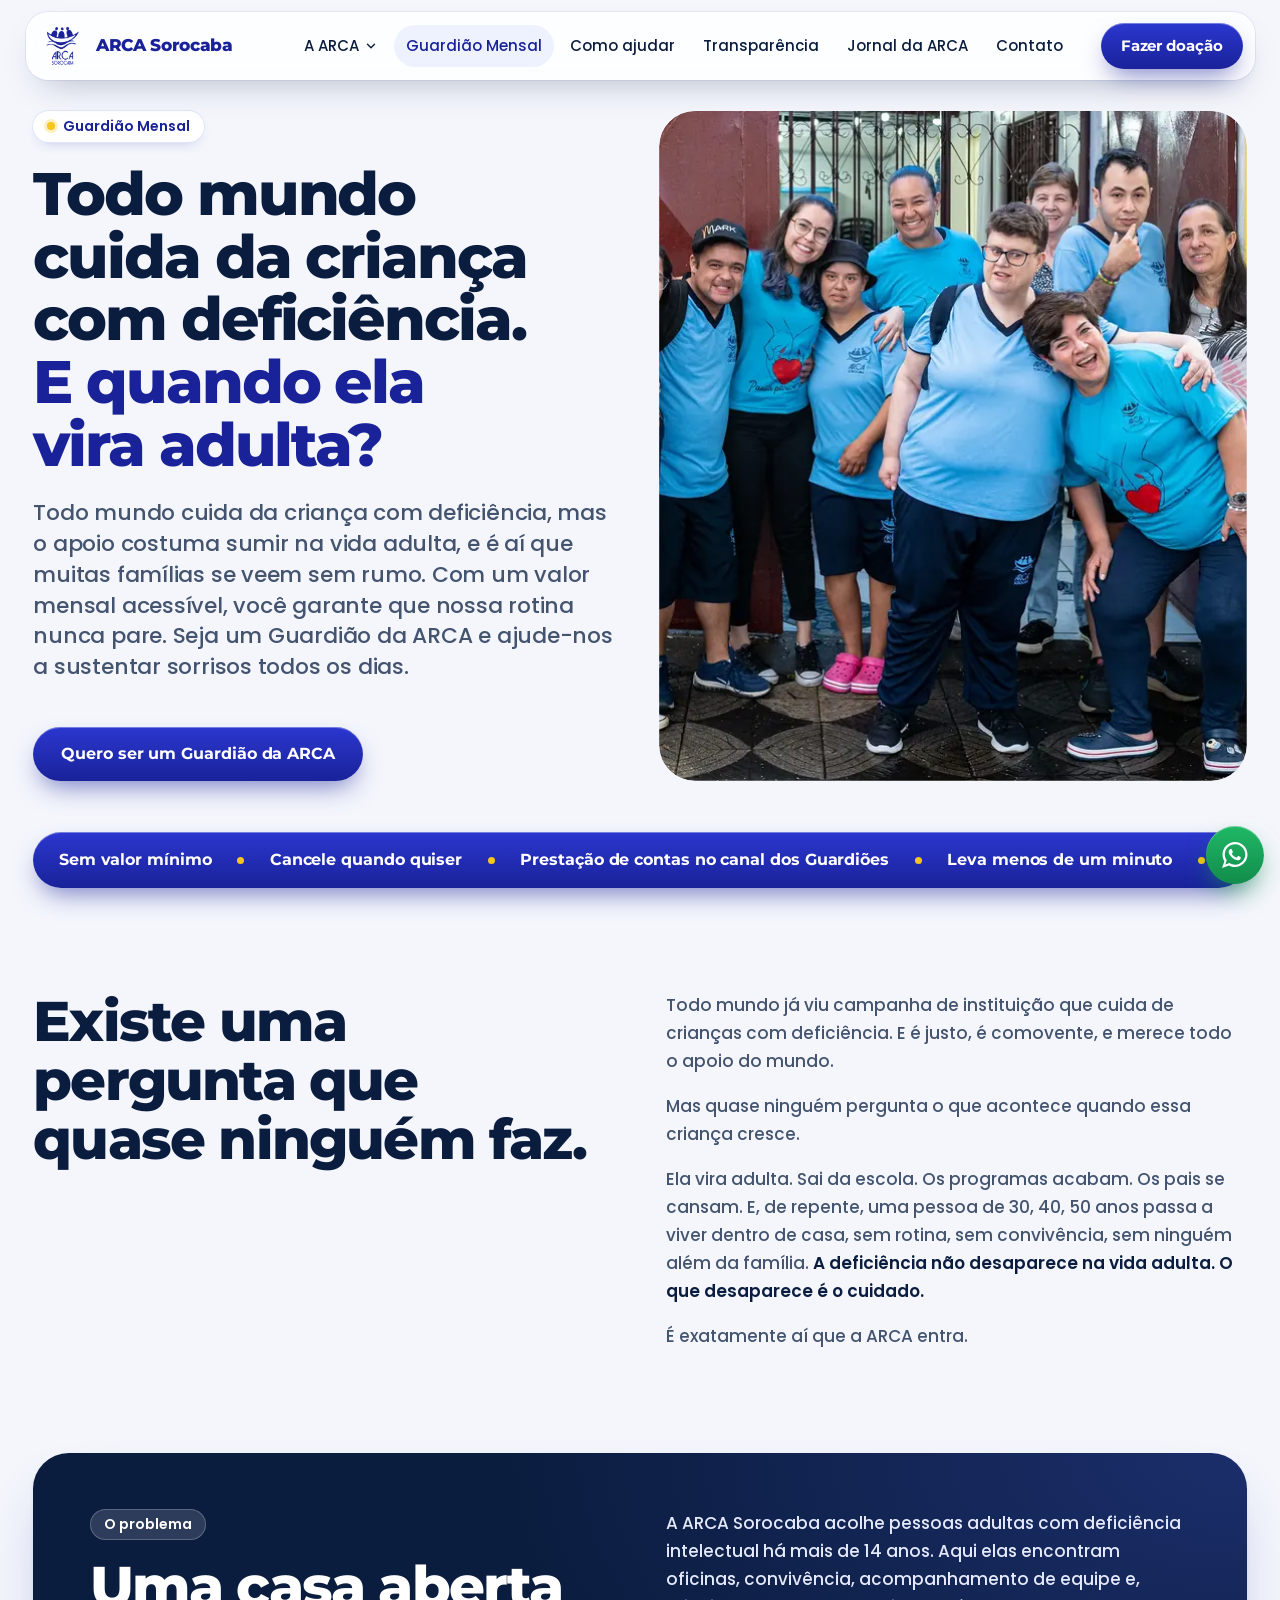
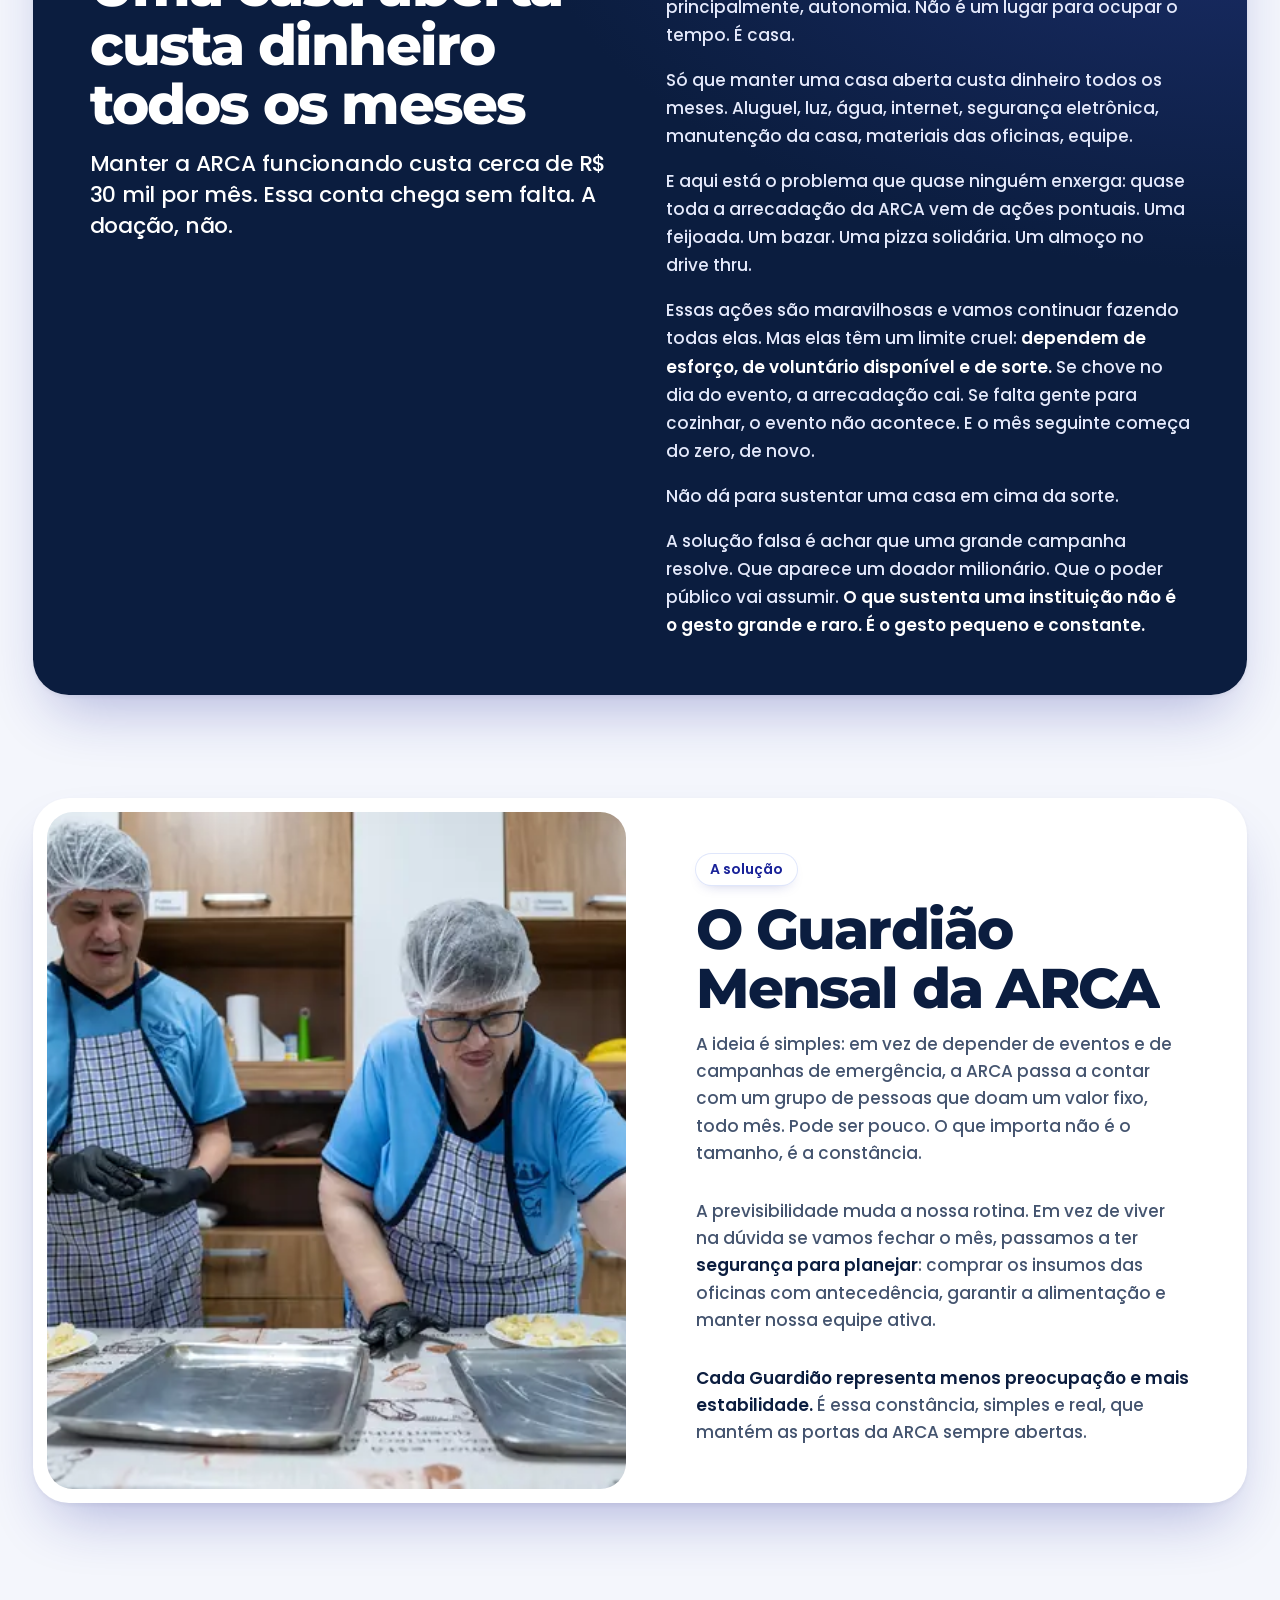
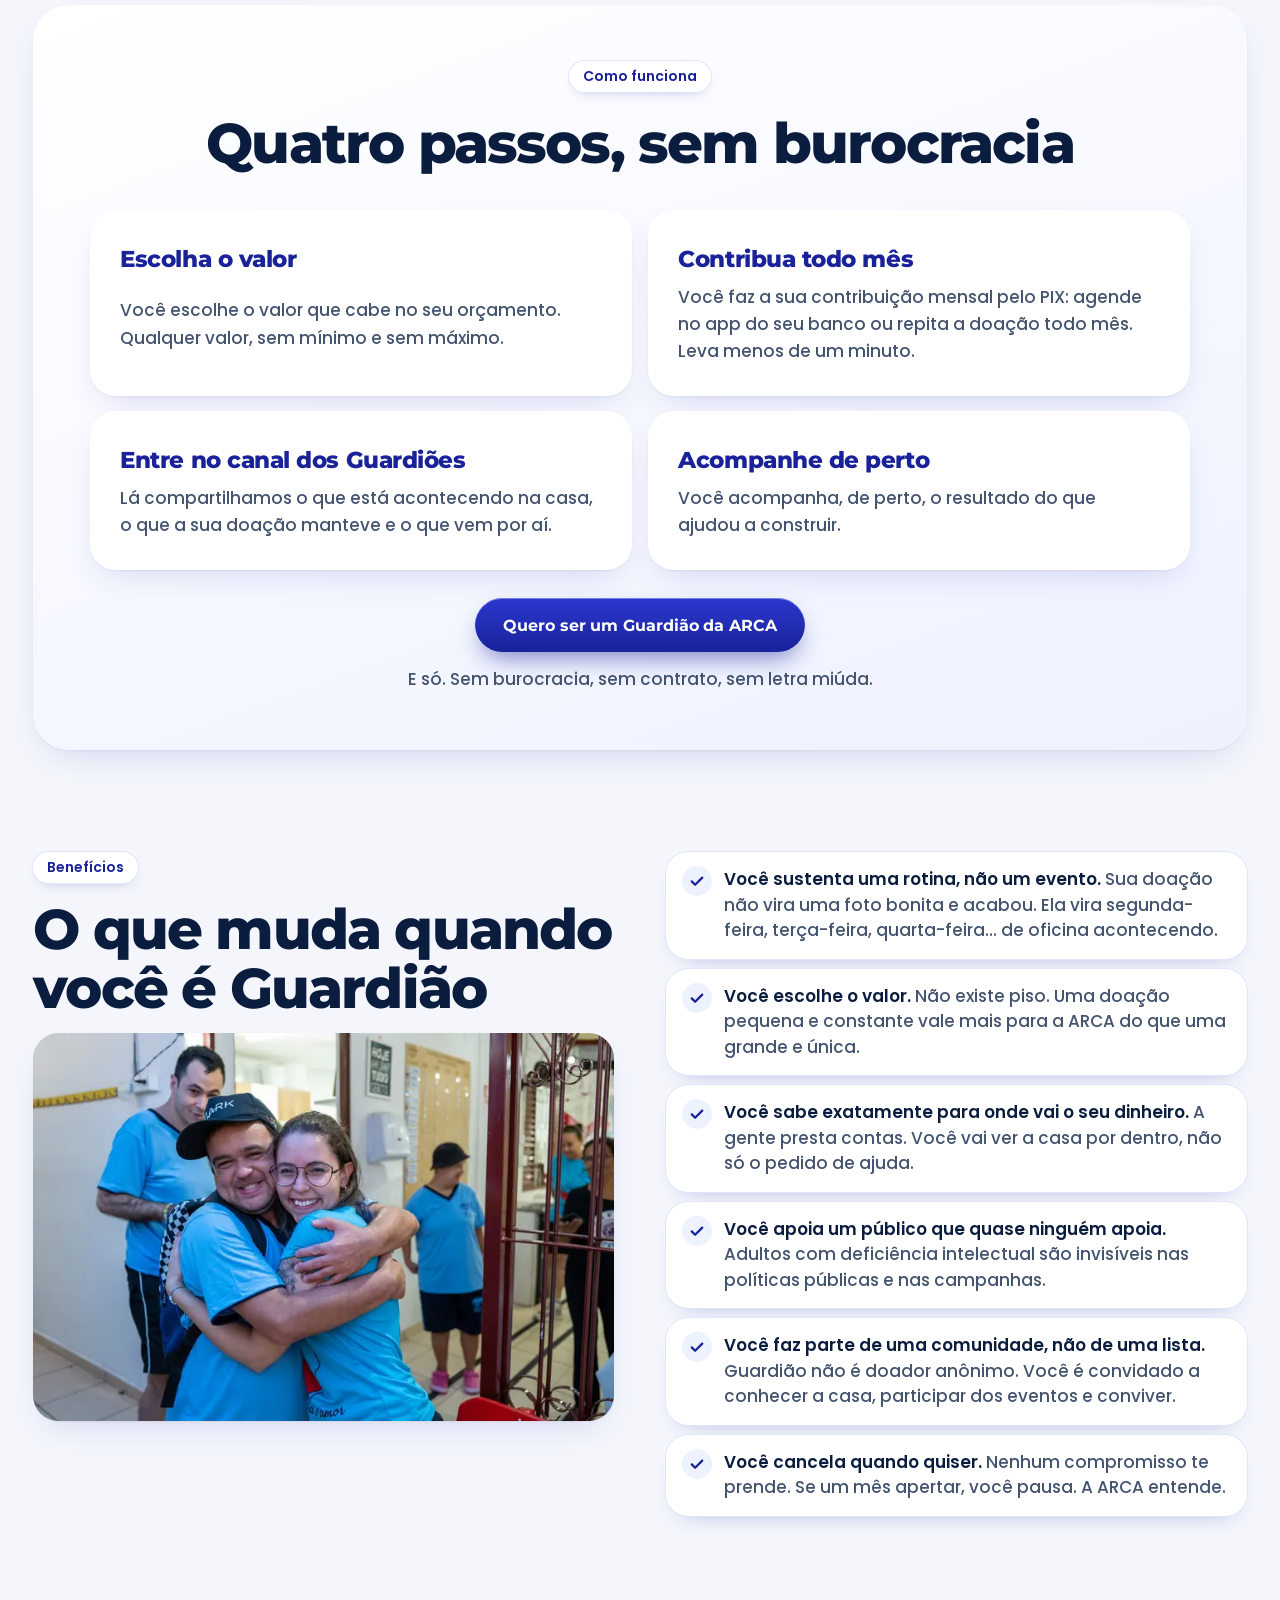
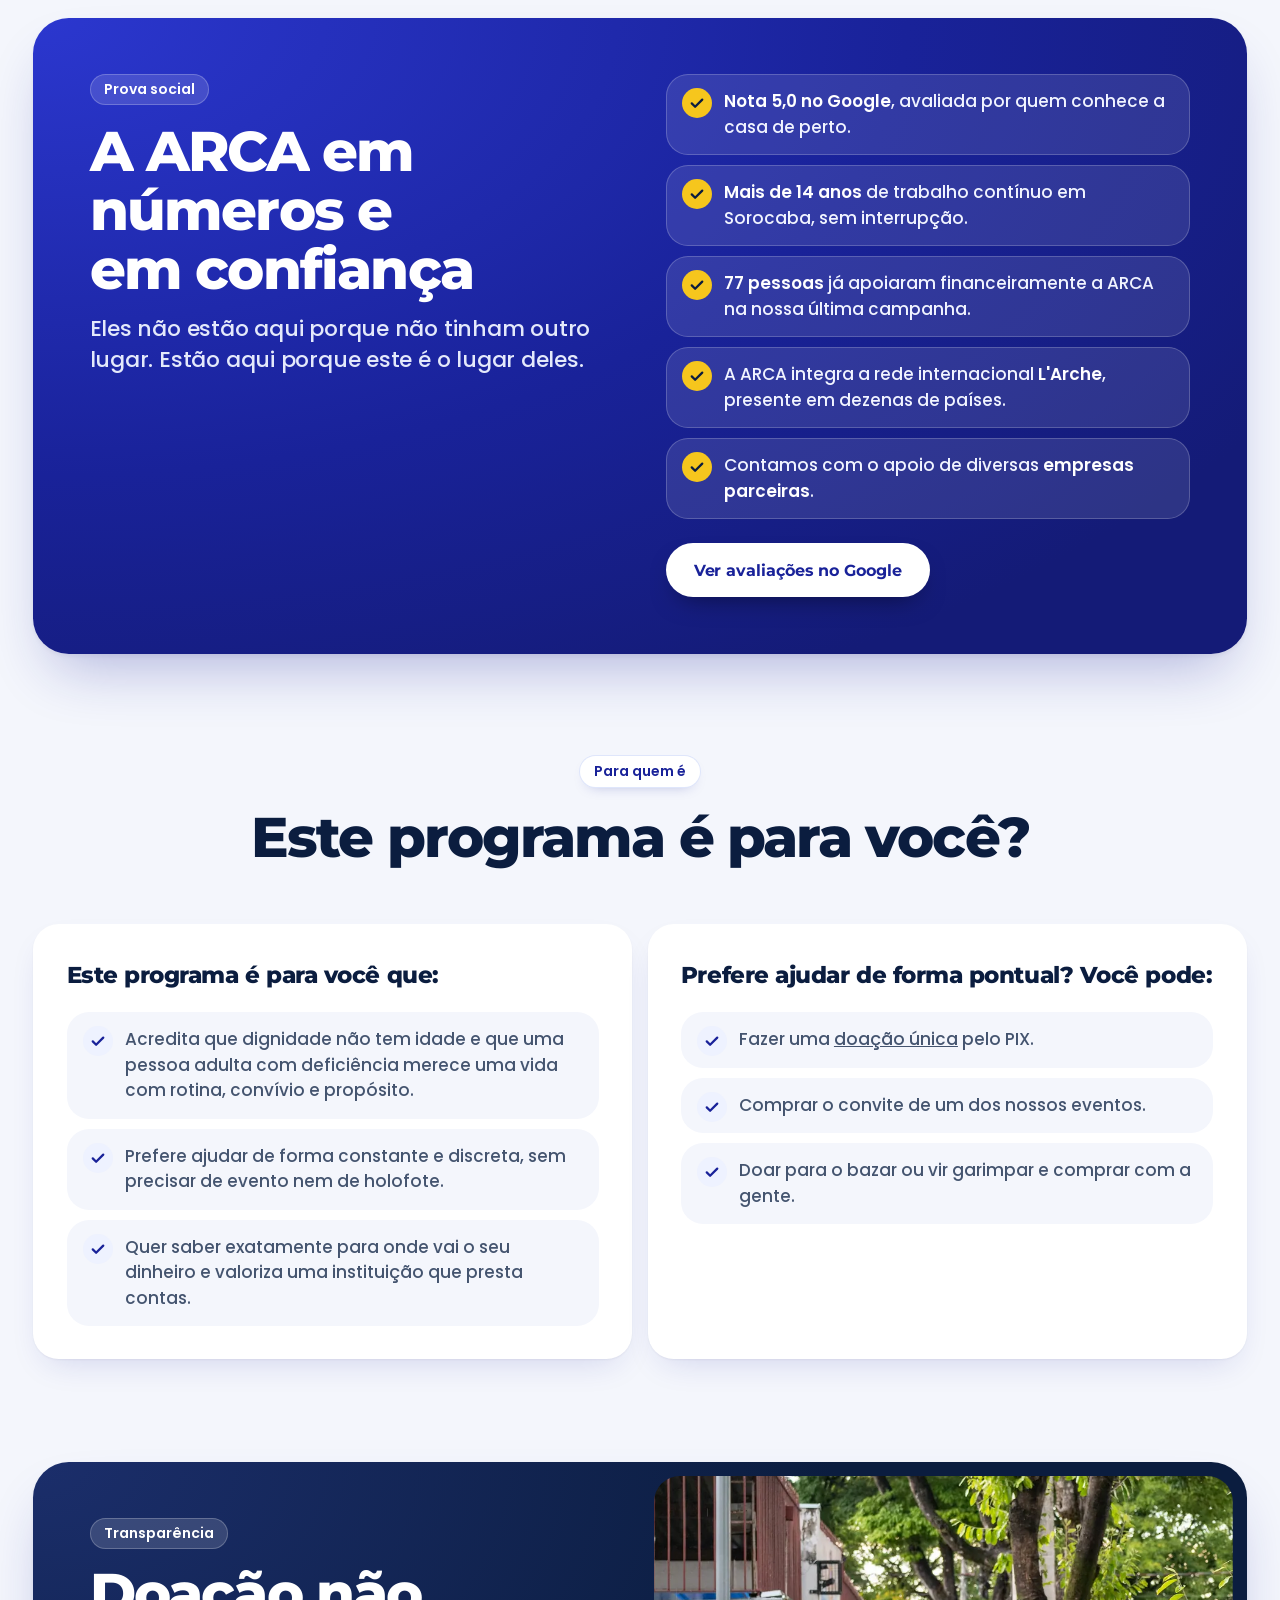
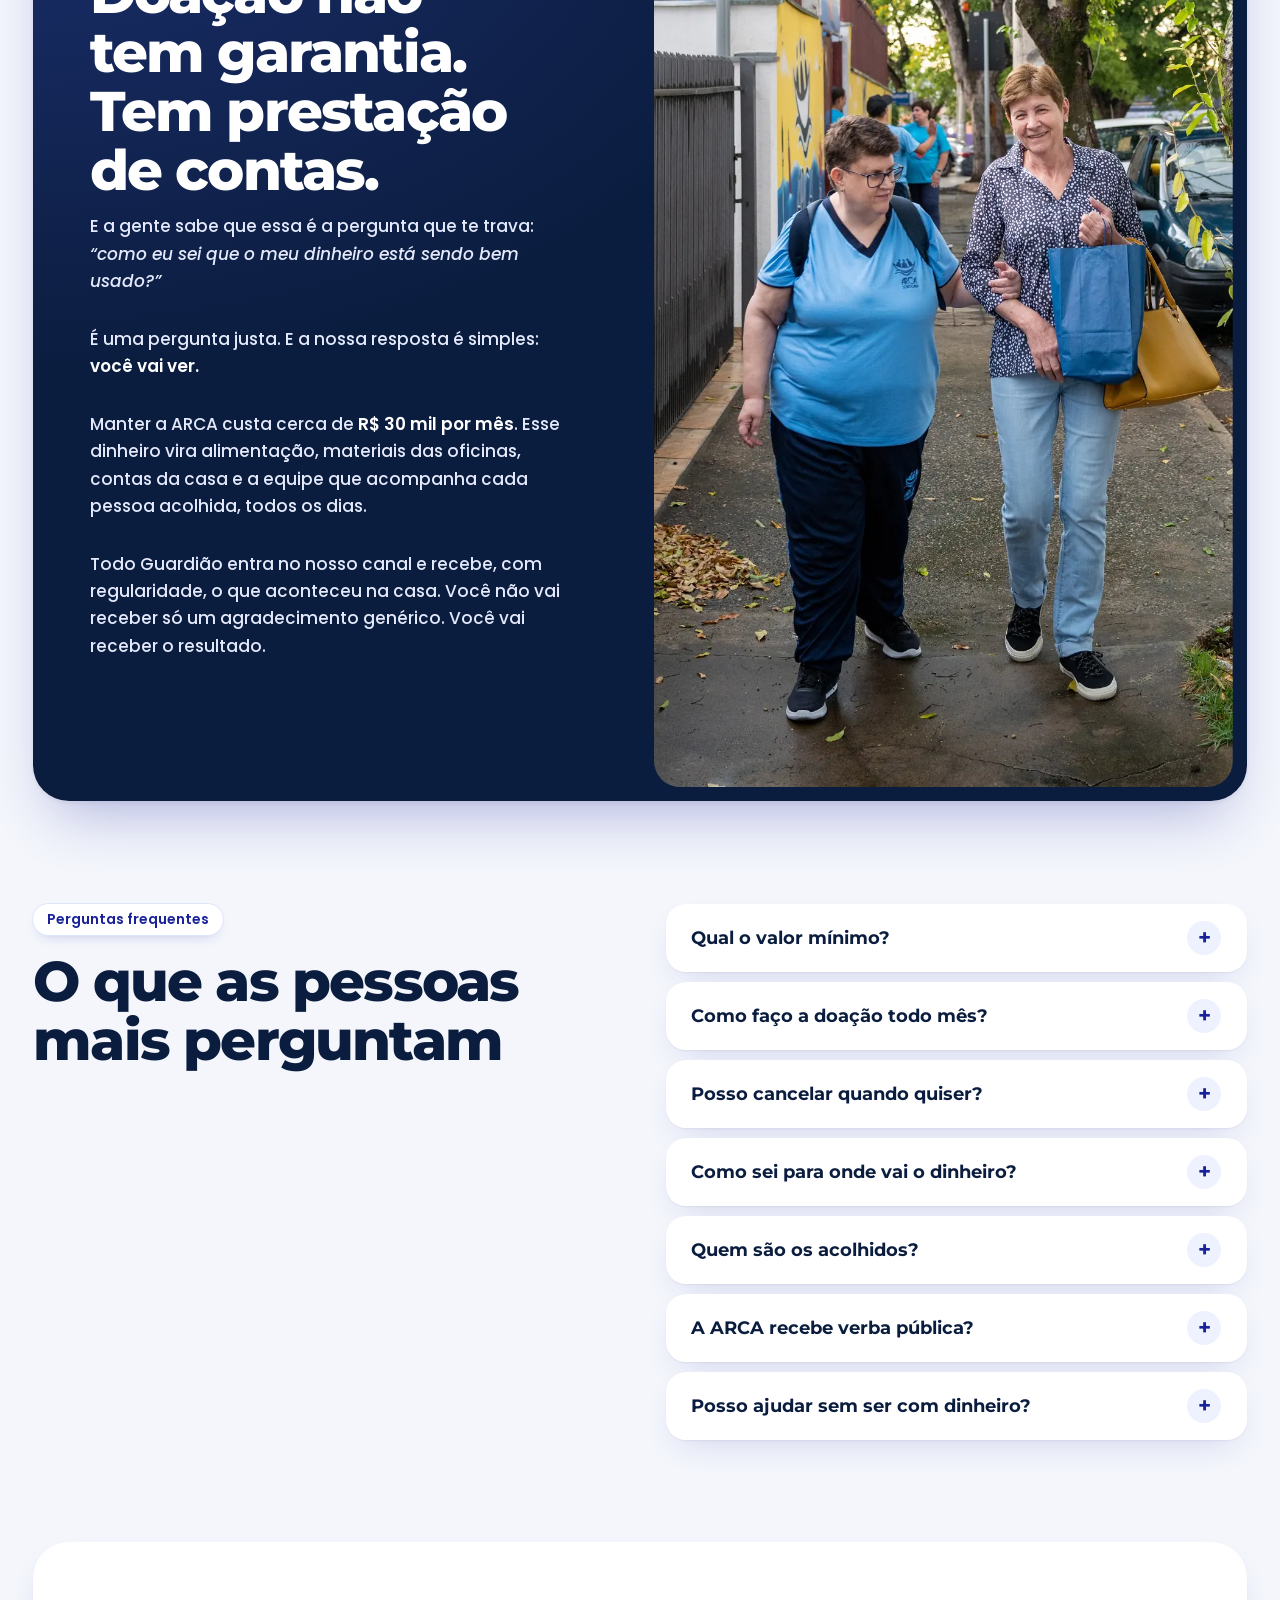
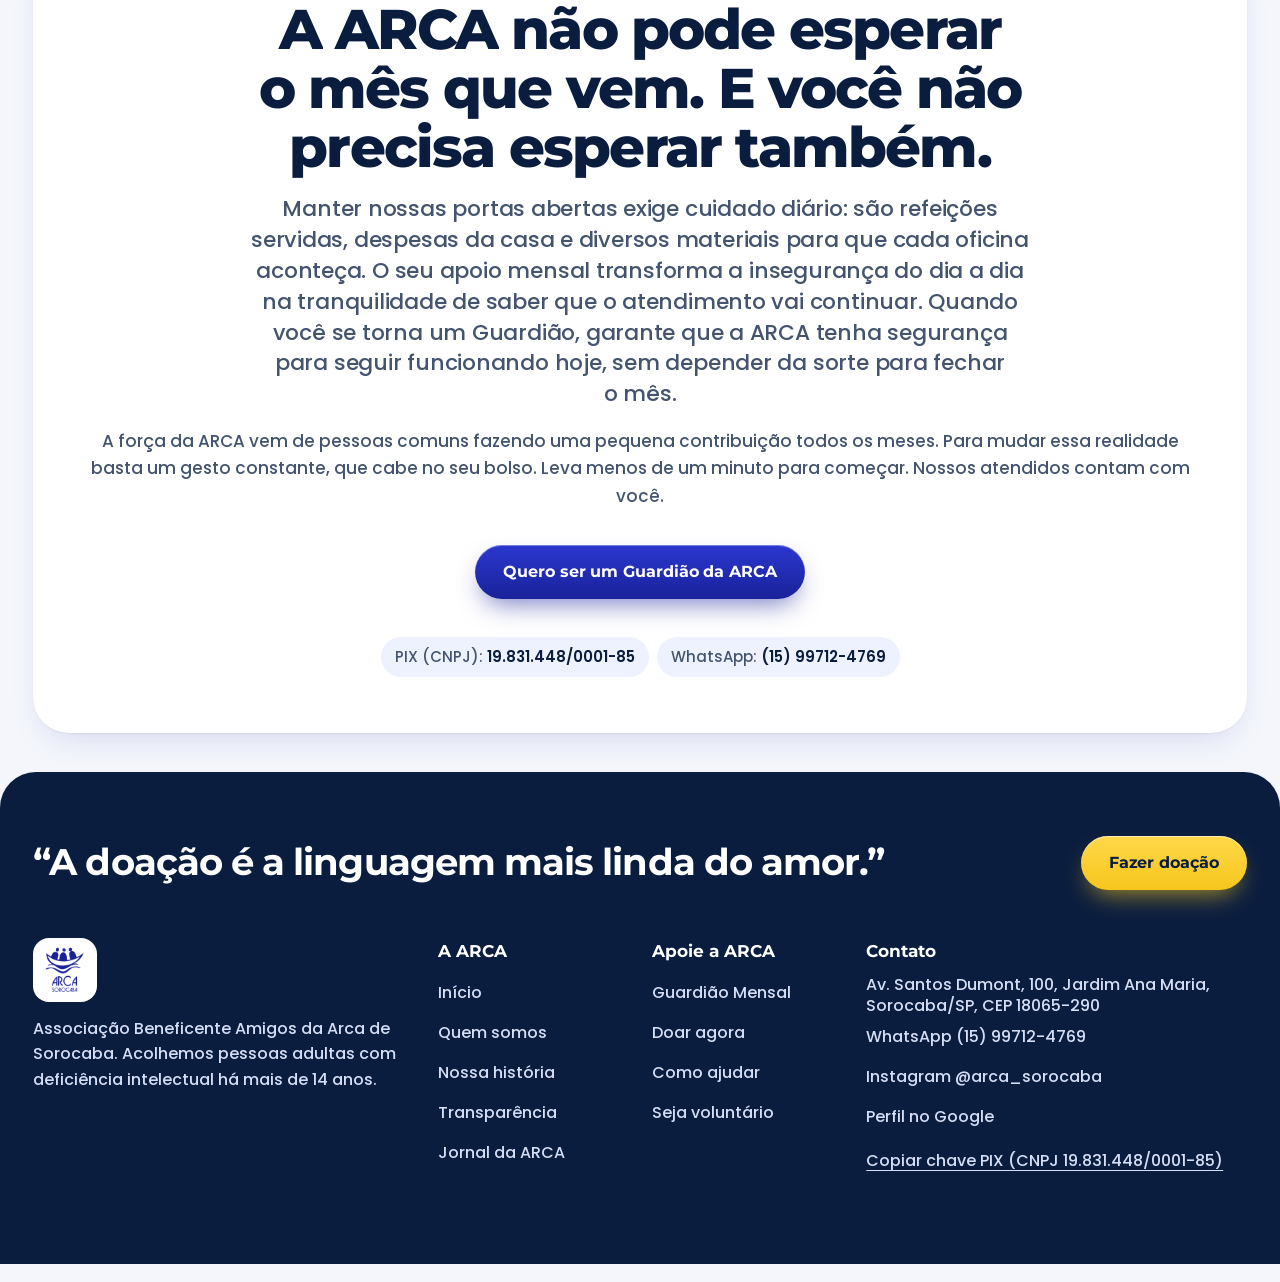
<file: guardiao.html>
<!doctype html>
<html lang="pt-BR">
<head>
<meta charset="utf-8">
<meta name="viewport" content="width=device-width,initial-scale=1,viewport-fit=cover">
<title>Guardião Mensal | Doação recorrente para a ARCA Sorocaba</title>
<meta name="description" content="Torne-se um Guardião da ARCA Sorocaba: doe um valor mensal, escolhido por você, e ajude a manter aberta uma casa que acolhe adultos com deficiência intelectual.">
<link rel="canonical" href="https://arcasorocaba.com.br/guardiao.html">
<meta name="theme-color" content="#F4F6FC">
<meta name="format-detection" content="telephone=no">
<meta property="og:type" content="website">
<meta property="og:locale" content="pt_BR">
<meta property="og:site_name" content="ARCA Sorocaba">
<meta property="og:title" content="Seja um Guardião da ARCA Sorocaba">
<meta property="og:description" content="Com um valor mensal que cabe no seu bolso, você mantém aberta uma casa que acolhe adultos com deficiência intelectual.">
<meta property="og:url" content="https://arcasorocaba.com.br/guardiao.html">
<meta property="og:image" content="https://arcasorocaba.com.br/assets/img/og-image.jpg">
<meta property="og:image:width" content="1200">
<meta property="og:image:height" content="630">
<meta property="og:image:alt" content="A comunidade da ARCA Sorocaba reunida diante do mural amarelo e azul da casa">
<meta name="twitter:card" content="summary_large_image">
<script type="application/ld+json">
{"@context":"https://schema.org","@type":"NGO","name":"ARCA Sorocaba","legalName":"Associação Beneficente Amigos da Arca de Sorocaba","taxID":"19.831.448/0001-85","url":"https://arcasorocaba.com.br/","telephone":"+5515997124769","address":{"@type":"PostalAddress","streetAddress":"Av. Santos Dumont, 100, Jardim Ana Maria","addressLocality":"Sorocaba","addressRegion":"SP","postalCode":"18065-290","addressCountry":"BR"}}
</script>
<link rel="icon" type="image/png" href="assets/img/favicon.png">
<link rel="apple-touch-icon" href="assets/img/logo.png">
<link rel="preconnect" href="https://fonts.googleapis.com">
<link rel="preconnect" href="https://fonts.gstatic.com" crossorigin>
<link href="https://fonts.googleapis.com/css2?family=Poppins:wght@400;500;600&family=Montserrat:wght@600;700;800&display=swap" rel="stylesheet">
<link rel="stylesheet" href="assets/css/site.css">
<link rel="stylesheet" href="assets/css/header.css">
<script>document.documentElement.classList.add('js')</script>
<!-- RASTREAMENTO: colar aqui o Pixel / Tag do Google (responsável: Douglas) -->
</head>
<body>
<a href="#conteudo" class="skip-link">Ir para o conteúdo</a>

<header class="site-header" id="topo">
  <a href="index.html" class="brand">
    <img src="assets/img/logo.png" alt="" width="44" height="44">
    <span class="brand-name">ARCA Sorocaba</span>
  </a>
  <nav aria-label="Navegação principal" class="nav-full">
    <div class="nav-drop">
      <a href="index.html#quem-somos" class="nav-drop-top" aria-haspopup="true">A ARCA<svg viewBox="0 0 24 24" width="14" height="14" fill="none" stroke="currentColor" stroke-width="2.4" stroke-linecap="round" stroke-linejoin="round" aria-hidden="true"><path d="M6 9l6 6 6-6"/></svg></a>
      <div class="nav-drop-menu">
        <a href="index.html#quem-somos">Quem somos</a>
        <a href="historia.html">Nossa história</a>
      </div>
    </div>
    <a href="guardiao.html">Guardião Mensal</a>
    <a href="index.html#como-ajudar">Como ajudar</a>
    <a href="transparencia.html">Transparência</a>
    <a href="blog.html">Jornal da ARCA</a>
    <a href="index.html#contato">Contato</a>
  </nav>
  <a href="index.html#doar" class="btn btn-primary btn-head"><span class="wide">Fazer doação</span><span class="narrow">Doar</span></a>
  <button type="button" id="menuToggle" class="menu-btn" aria-label="Abrir e fechar o menu" aria-expanded="false" aria-controls="mobileNav">
    <span></span><span></span>
  </button>
  <nav aria-label="Navegação" class="mobile-nav" id="mobileNav">
    <a href="index.html#quem-somos">A ARCA</a>
    <a href="historia.html">Nossa história</a>
    <a href="guardiao.html">Guardião Mensal</a>
    <a href="index.html#como-ajudar">Como ajudar</a>
    <a href="transparencia.html">Transparência</a>
    <a href="blog.html">Jornal da ARCA</a>
    <a href="index.html#contato">Contato</a>
  </nav>
</header>

<main id="conteudo">

<section class="pg-hero wrap" aria-labelledby="pg-title">
  <div class="pg-hero-text">
    <span class="pill pill--dot">Guardião Mensal</span>
    <h1 id="pg-title" class="pg-title">Todo mundo cuida da criança com deficiência. <em>E quando ela vira adulta?</em></h1>
    <p class="lede">Todo mundo cuida da criança com deficiência, mas o apoio costuma sumir na vida adulta, e é aí que muitas famílias se veem sem rumo. Com um valor mensal acessível, você garante que nossa rotina nunca pare. Seja um Guardião da ARCA e ajude-nos a sustentar sorrisos todos os dias.</p>
    <div class="actions"><a href="https://wa.me/5515997124769?text=Quero%20ser%20um%20Guardiao%20da%20ARCA" class="btn btn-primary" target="_blank" rel="noopener">Quero ser um Guardião da ARCA</a></div>
  </div>
  <figure class="pg-hero-photo">
    <img src="assets/fotos/guardiao-hero-1000.webp" srcset="assets/fotos/guardiao-hero-1000.webp 1000w, assets/fotos/guardiao-hero-1800.webp 1800w" sizes="(max-width:900px) 100vw, 50vw" width="1800" height="1201" fetchpriority="high" alt="Grupo da ARCA reunido e sorrindo na porta da casa, diante do mural">
  </figure>
</section>

<div class="ticker" data-ticker aria-label="Sobre o Guardião Mensal">
  <ul>
    <li>Sem valor mínimo</li>
    <li>Cancele quando quiser</li>
    <li>Prestação de contas no canal dos Guardiões</li>
    <li>Leva menos de um minuto</li>
    <li>Sem burocracia, sem contrato, sem letra miúda</li>
  </ul>
</div>

<section class="sec wrap" aria-labelledby="pergunta-title">
  <div class="duo">
    <div class="duo-head">
      <h2 id="pergunta-title" class="h2 reveal">Existe uma pergunta que quase ninguém faz.</h2>
    </div>
    <div class="prose reveal" style="--d:80ms">
      <p>Todo mundo já viu campanha de instituição que cuida de crianças com deficiência. E é justo, é comovente, e merece todo o apoio do mundo.</p>
      <p>Mas quase ninguém pergunta o que acontece quando essa criança cresce.</p>
      <p>Ela vira adulta. Sai da escola. Os programas acabam. Os pais se cansam. E, de repente, uma pessoa de 30, 40, 50 anos passa a viver dentro de casa, sem rotina, sem convivência, sem ninguém além da família. <strong>A deficiência não desaparece na vida adulta. O que desaparece é o cuidado.</strong></p>
      <p>É exatamente aí que a ARCA entra.</p>
    </div>
  </div>
</section>

<section class="wrap" aria-labelledby="problema-title">
  <div class="panel panel--navy duo">
    <div class="duo-head">
      <span class="pill pill--on-dark reveal">O problema</span>
      <h2 id="problema-title" class="h2 reveal">Uma casa aberta custa dinheiro todos os meses</h2>
      <p class="lede reveal" style="--d:80ms;color:var(--white)">Manter a ARCA funcionando custa cerca de R$ 30 mil por mês. Essa conta chega sem falta. A doação, não.</p>
    </div>
    <div class="prose reveal" style="--d:140ms">
      <p>A ARCA Sorocaba acolhe pessoas adultas com deficiência intelectual há mais de 14 anos. Aqui elas encontram oficinas, convivência, acompanhamento de equipe e, principalmente, autonomia. Não é um lugar para ocupar o tempo. É casa.</p>
      <p>Só que manter uma casa aberta custa dinheiro todos os meses. Aluguel, luz, água, internet, segurança eletrônica, manutenção da casa, materiais das oficinas, equipe.</p>
      <p>E aqui está o problema que quase ninguém enxerga: quase toda a arrecadação da ARCA vem de ações pontuais. Uma feijoada. Um bazar. Uma pizza solidária. Um almoço no drive thru.</p>
      <p>Essas ações são maravilhosas e vamos continuar fazendo todas elas. Mas elas têm um limite cruel: <strong>dependem de esforço, de voluntário disponível e de sorte.</strong> Se chove no dia do evento, a arrecadação cai. Se falta gente para cozinhar, o evento não acontece. E o mês seguinte começa do zero, de novo.</p>
      <p>Não dá para sustentar uma casa em cima da sorte.</p>
      <p>A solução falsa é achar que uma grande campanha resolve. Que aparece um doador milionário. Que o poder público vai assumir. <strong>O que sustenta uma instituição não é o gesto grande e raro. É o gesto pequeno e constante.</strong></p>
    </div>
  </div>
</section>

<section class="sec wrap" aria-labelledby="solucao-title">
  <div class="split-card reveal">
    <figure><img src="assets/fotos/rotina-700.webp" srcset="assets/fotos/rotina-700.webp 700w, assets/fotos/rotina-1200.webp 1200w" sizes="(max-width:900px) 100vw, 50vw" width="1200" height="801" loading="lazy" alt="Duas mulheres de touca e avental preparam biscoitos na oficina de culinária"></figure>
    <div>
      <span class="pill">A solução</span>
      <h2 id="solucao-title" class="h2">O Guardião Mensal da ARCA</h2>
      <p>A ideia é simples: em vez de depender de eventos e de campanhas de emergência, a ARCA passa a contar com um grupo de pessoas que doam um valor fixo, todo mês. Pode ser pouco. O que importa não é o tamanho, é a constância.</p>
      <p>A previsibilidade muda a nossa rotina. Em vez de viver na dúvida se vamos fechar o mês, passamos a ter <strong>segurança para planejar</strong>: comprar os insumos das oficinas com antecedência, garantir a alimentação e manter nossa equipe ativa.</p>
      <p><strong>Cada Guardião representa menos preocupação e mais estabilidade.</strong> É essa constância, simples e real, que mantém as portas da ARCA sempre abertas.</p>
    </div>
  </div>
</section>

<section class="wrap" aria-labelledby="passos-title">
  <div class="panel panel--tint">
    <div class="head" style="margin-bottom:0">
      <span class="pill reveal">Como funciona</span>
      <h2 id="passos-title" class="h2 reveal">Quatro passos, sem burocracia</h2>
    </div>
    <ol class="steps">
      <li class="reveal"><h3>Escolha o valor</h3><p>Você escolhe o valor que cabe no seu orçamento. Qualquer valor, sem mínimo e sem máximo.</p></li>
      <li class="reveal" style="--d:80ms"><h3>Contribua todo mês</h3><p>Você faz a sua contribuição mensal pelo PIX: agende no app do seu banco ou repita a doação todo mês. Leva menos de um minuto.</p></li>
      <li class="reveal"><h3>Entre no canal dos Guardiões</h3><p>Lá compartilhamos o que está acontecendo na casa, o que a sua doação manteve e o que vem por aí.</p></li>
      <li class="reveal" style="--d:80ms"><h3>Acompanhe de perto</h3><p>Você acompanha, de perto, o resultado do que ajudou a construir.</p></li>
    </ol>
    <div class="actions actions--center" style="margin-top:28px"><a href="https://wa.me/5515997124769?text=Quero%20ser%20um%20Guardiao%20da%20ARCA" class="btn btn-primary" target="_blank" rel="noopener">Quero ser um Guardião da ARCA</a></div>
    <p style="text-align:center;margin:14px 0 0">E só. Sem burocracia, sem contrato, sem letra miúda.</p>
  </div>
</section>

<section class="sec wrap" aria-labelledby="muda-title">
  <div class="duo">
    <div class="duo-head">
      <span class="pill reveal">Benefícios</span>
      <h2 id="muda-title" class="h2 reveal">O que muda quando você é Guardião</h2>
      <img class="reveal" src="assets/fotos/guardioes-700.webp" srcset="assets/fotos/guardioes-700.webp 700w, assets/fotos/guardioes-1200.webp 1200w" sizes="(max-width:900px) 100vw, 45vw" width="1200" height="801" loading="lazy" alt="Duas pessoas da ARCA se abraçam com alegria na entrada da casa">
    </div>
    <ul class="check-list prose stack-list reveal" style="--d:80ms">
      <li><strong>Você sustenta uma rotina, não um evento.</strong> Sua doação não vira uma foto bonita e acabou. Ela vira segunda-feira, terça-feira, quarta-feira… de oficina acontecendo.</li>
      <li><strong>Você escolhe o valor.</strong> Não existe piso. Uma doação pequena e constante vale mais para a ARCA do que uma grande e única.</li>
      <li><strong>Você sabe exatamente para onde vai o seu dinheiro.</strong> A gente presta contas. Você vai ver a casa por dentro, não só o pedido de ajuda.</li>
      <li><strong>Você apoia um público que quase ninguém apoia.</strong> Adultos com deficiência intelectual são invisíveis nas políticas públicas e nas campanhas.</li>
      <li><strong>Você faz parte de uma comunidade, não de uma lista.</strong> Guardião não é doador anônimo. Você é convidado a conhecer a casa, participar dos eventos e conviver.</li>
      <li><strong>Você cancela quando quiser.</strong> Nenhum compromisso te prende. Se um mês apertar, você pausa. A ARCA entende.</li>
    </ul>
  </div>
</section>

<section class="wrap" aria-labelledby="numeros-title">
  <div class="panel panel--blue duo">
    <div class="duo-head">
      <span class="pill pill--on-dark reveal">Prova social</span>
      <h2 id="numeros-title" class="h2 reveal">A ARCA em números e em confiança</h2>
      <p class="lede reveal" style="--d:80ms;color:#E4E9FB">Eles não estão aqui porque não tinham outro lugar. Estão aqui porque este é o lugar deles.</p>
    </div>
    <div class="reveal" style="--d:140ms">
      <ul class="check-list check-list--light">
        <li><strong>Nota 5,0 no Google</strong>, avaliada por quem conhece a casa de perto.</li>
        <li><strong>Mais de 14 anos</strong> de trabalho contínuo em Sorocaba, sem interrupção.</li>
        <li><strong>77 pessoas</strong> já apoiaram financeiramente a ARCA na nossa última campanha.</li>
        <li>A ARCA integra a rede internacional <strong>L'Arche</strong>, presente em dezenas de países.</li>
        <li>Contamos com o apoio de diversas <strong>empresas parceiras</strong>.</li>
      </ul>
      <a href="https://www.google.com/maps/search/?api=1&query=ARCA+Sorocaba+Av.+Santos+Dumont+100+Sorocaba+SP" class="btn btn-white" target="_blank" rel="noopener">Ver avaliações no Google</a>
    </div>
  </div>
</section>

<section class="sec wrap" aria-labelledby="paraquem-title">
  <div class="head">
    <span class="pill reveal">Para quem é</span>
    <h2 id="paraquem-title" class="h2 reveal">Este programa é para você?</h2>
  </div>
  <div class="two-col">
    <div class="reveal">
      <h3>Este programa é para você que:</h3>
      <ul class="check-list">
        <li>Acredita que dignidade não tem idade e que uma pessoa adulta com deficiência merece uma vida com rotina, convívio e propósito.</li>
        <li>Prefere ajudar de forma constante e discreta, sem precisar de evento nem de holofote.</li>
        <li>Quer saber exatamente para onde vai o seu dinheiro e valoriza uma instituição que presta contas.</li>
      </ul>
    </div>
    <div class="reveal" style="--d:80ms">
      <h3>Prefere ajudar de forma pontual? Você pode:</h3>
      <ul class="check-list">
        <li>Fazer uma <a href="index.html#doar">doação única</a> pelo PIX.</li>
        <li>Comprar o convite de um dos nossos eventos.</li>
        <li>Doar para o bazar ou vir garimpar e comprar com a gente.</li>
      </ul>
    </div>
  </div>
</section>

<section class="wrap" aria-labelledby="contas-title">
  <div class="split-card split-card--navy split-card--flip reveal">
    <figure><img src="assets/fotos/portas-600.webp" srcset="assets/fotos/portas-600.webp 600w, assets/fotos/portas-1000.webp 1000w" sizes="(max-width:900px) 100vw, 50vw" width="1000" height="1498" loading="lazy" style="object-position:center 30%" alt="Duas mulheres da ARCA caminham juntas pela calçada arborizada, sorrindo"></figure>
    <div>
      <span class="pill pill--on-dark">Transparência</span>
      <h2 id="contas-title" class="h2">Doação não tem garantia. Tem prestação de contas.</h2>
      <p>E a gente sabe que essa é a pergunta que te trava: <em>“como eu sei que o meu dinheiro está sendo bem usado?”</em></p>
      <p>É uma pergunta justa. E a nossa resposta é simples: <strong>você vai ver.</strong></p>
      <p>Manter a ARCA custa cerca de <strong>R$ 30 mil por mês</strong>. Esse dinheiro vira alimentação, materiais das oficinas, contas da casa e a equipe que acompanha cada pessoa acolhida, todos os dias.</p>
      <p>Todo Guardião entra no nosso canal e recebe, com regularidade, o que aconteceu na casa. Você não vai receber só um agradecimento genérico. Você vai receber o resultado.</p>
      <p>E a nossa porta está sempre aberta. <strong>A gente não tem nada a esconder. A gente tem muito a mostrar.</strong></p>
    </div>
  </div>
</section>

<section class="sec wrap" aria-labelledby="faq-title">
  <div class="duo">
    <div class="duo-head">
      <span class="pill reveal">Perguntas frequentes</span>
      <h2 id="faq-title" class="h2 reveal">O que as pessoas mais perguntam</h2>
    </div>
    <div class="faq-list reveal" style="--d:80ms">
      <div class="faq-item"><button type="button" class="faq-q" aria-expanded="false"><span>Qual o valor mínimo?</span><span class="faq-sign" aria-hidden="true">+</span></button><p class="faq-a">Não existe. Você escolhe o que cabe no seu orçamento.</p></div>
      <div class="faq-item"><button type="button" class="faq-q" aria-expanded="false"><span>Como faço a doação todo mês?</span><span class="faq-sign" aria-hidden="true">+</span></button><p class="faq-a">Pelo PIX: você agenda o PIX mensal no app do seu banco ou repete a doação todo mês. Leva menos de um minuto. A doação com cartão ainda não está disponível.</p></div>
      <div class="faq-item"><button type="button" class="faq-q" aria-expanded="false"><span>Posso cancelar quando quiser?</span><span class="faq-sign" aria-hidden="true">+</span></button><p class="faq-a">Sim, a qualquer momento, sem justificativa, sem multa.</p></div>
      <div class="faq-item"><button type="button" class="faq-q" aria-expanded="false"><span>Como sei para onde vai o dinheiro?</span><span class="faq-sign" aria-hidden="true">+</span></button><p class="faq-a">Para acompanhar de perto o resultado do seu apoio, basta acessar a prestação de contas na nossa página de <a href="transparencia">Transparência</a>, seguir o dia a dia das oficinas nas redes sociais ou vir visitar a ARCA pessoalmente.</p></div>
      <div class="faq-item"><button type="button" class="faq-q" aria-expanded="false"><span>Quem são os acolhidos?</span><span class="faq-sign" aria-hidden="true">+</span></button><p class="faq-a">Pessoas adultas com deficiência intelectual, de Sorocaba.</p></div>
      <div class="faq-item"><button type="button" class="faq-q" aria-expanded="false"><span>A ARCA recebe verba pública?</span><span class="faq-sign" aria-hidden="true">+</span></button><p class="faq-a">Recebemos um pequeno recurso público, via emenda parlamentar municipal, destinado exclusivamente ao custeio de parte das nossas despesas. No entanto, esse valor não cobre sequer metade do orçamento mensal necessário para manter a casa funcionando. Todo o restante é construído com a força da comunidade: por meio de doações recorrentes, do nosso bazar, de ações solidárias e de eventos de arrecadação.</p></div>
      <div class="faq-item"><button type="button" class="faq-q" aria-expanded="false"><span>Posso ajudar sem ser com dinheiro?</span><span class="faq-sign" aria-hidden="true">+</span></button><div class="faq-a"><p>Com certeza! Existem várias formas práticas de caminhar com a gente:</p><ul class="faq-ul">
        <li><strong>Doe insumos para o dia a dia:</strong> produtos de limpeza, materiais para as oficinas de artesanato e alimentos para o lanche da tarde fazem uma diferença enorme na nossa rotina.</li>
        <li><strong>Seja voluntário:</strong> doe seu tempo e talento apoiando nossas atividades diárias ou ajudando na organização dos nossos eventos.</li>
        <li><strong>Apoie o nosso Bazar:</strong> doe roupas, calçados, móveis e objetos em bom estado, ou venha garimpar e comprar com a gente.</li>
        <li><strong>Participe dos nossos eventos:</strong> garanta seu convite e prestigie nossas ações beneficentes ao longo do ano.</li>
        <li><strong>Ajude a divulgar:</strong> siga a ARCA, curta, comente e compartilhe nossos projetos e eventos nas redes sociais para que nossa mensagem chegue mais longe.</li>
      </ul></div></div>
    </div>
  </div>
</section>

<section class="wrap" aria-labelledby="fim-title">
  <div class="panel panel--white closing reveal">
    <h2 id="fim-title" class="h2">A ARCA não pode esperar o mês que vem. E você não precisa esperar também.</h2>
    <p class="lede">Manter nossas portas abertas exige cuidado diário: são refeições servidas, despesas da casa e diversos materiais para que cada oficina aconteça. O seu apoio mensal transforma a insegurança do dia a dia na tranquilidade de saber que o atendimento vai continuar. Quando você se torna um Guardião, garante que a ARCA tenha segurança para seguir funcionando hoje, sem depender da sorte para fechar o mês.</p>
    <p>A força da ARCA vem de pessoas comuns fazendo uma pequena contribuição todos os meses. Para mudar essa realidade basta um gesto constante, que cabe no seu bolso. Leva menos de um minuto para começar. Nossos atendidos contam com você.</p>
    <a href="https://wa.me/5515997124769?text=Quero%20ser%20um%20Guardiao%20da%20ARCA" class="btn btn-primary" target="_blank" rel="noopener">Quero ser um Guardião da ARCA</a>
    <div class="pix-line" style="justify-content:center">
      <span>PIX (CNPJ): <strong>19.831.448/0001-85</strong></span>
      <span>WhatsApp: <strong>(15) 99712-4769</strong></span>
    </div>
  </div>
</section>
</main>

<footer class="site-footer">
  <div class="footer-inner">
    <div class="footer-top">
      <p class="footer-quote">“A doação é a linguagem mais linda do amor.”</p>
      <a href="index.html#doar" class="btn btn-accent">Fazer doação</a>
    </div>
    <div class="footer-grid">
      <div class="footer-brand">
        <img src="assets/img/logo.png" alt="ARCA Sorocaba" width="64" height="64" loading="lazy">
        <p>Associação Beneficente Amigos da Arca de Sorocaba. Acolhemos pessoas adultas com deficiência intelectual há mais de 14 anos.</p>
      </div>
      <nav class="footer-nav" aria-label="Institucional">
        <h3>A ARCA</h3>
        <a href="index.html">Início</a>
        <a href="index.html#quem-somos">Quem somos</a>
        <a href="historia.html">Nossa história</a>
        <a href="transparencia.html">Transparência</a>
        <a href="blog.html">Jornal da ARCA</a>
      </nav>
      <nav class="footer-nav" aria-label="Apoie a ARCA">
        <h3>Apoie a ARCA</h3>
        <a href="guardiao.html">Guardião Mensal</a>
        <a href="index.html#doar">Doar agora</a>
        <a href="index.html#como-ajudar">Como ajudar</a>
        <a href="index.html#voluntariado">Seja voluntário</a>
      </nav>
      <div class="footer-nav" data-pix-scope>
        <h3>Contato</h3>
        <a href="https://www.google.com/maps/dir/?api=1&destination=Av.+Santos+Dumont,+100,+Jardim+Ana+Maria,+Sorocaba+-+SP,+18065-290" target="_blank" rel="noopener">Av. Santos Dumont, 100, Jardim Ana Maria, Sorocaba/SP, CEP 18065-290</a>
        <a href="https://wa.me/5515997124769?text=Ol%C3%A1!%20Quero%20saber%20mais%20sobre%20a%20ARCA%20Sorocaba." target="_blank" rel="noopener">WhatsApp (15) 99712-4769</a>
        <a href="https://www.instagram.com/arca_sorocaba/" target="_blank" rel="noopener">Instagram @arca_sorocaba</a>
        <a href="https://www.google.com/maps/search/?api=1&query=ARCA+Sorocaba+Av.+Santos+Dumont+100+Sorocaba+SP" target="_blank" rel="noopener">Perfil no Google</a>
        <button type="button" class="copy-link" data-pix-copy>Copiar chave PIX (CNPJ 19.831.448/0001-85)</button>
        <span class="copied" data-pix-msg role="status">Chave PIX copiada.</span>
      </div>
    </div>
    <p class="footer-bottom">© 2026 ARCA Sorocaba, ABAAS. CNPJ 19.831.448/0001-85</p>
  </div>
</footer>

<a class="whatsapp-float" href="https://wa.me/5515997124769?text=Ol%C3%A1!%20Quero%20saber%20mais%20sobre%20a%20ARCA%20Sorocaba." target="_blank" rel="noopener" aria-label="Falar no WhatsApp com a ARCA Sorocaba">
  <svg viewBox="0 0 32 32" fill="currentColor" aria-hidden="true"><path d="M16 3C9.1 3 3.5 8.6 3.5 15.5c0 2.4.7 4.7 1.9 6.7L3 29l7-2.4c1.8 1 3.8 1.5 6 1.5 6.9 0 12.5-5.6 12.5-12.5S22.9 3 16 3Zm0 22.7c-1.9 0-3.7-.5-5.2-1.4l-.4-.2-4.1 1.4 1.4-4-.2-.4a10.2 10.2 0 1 1 8.5 4.6Zm5.6-7.6c-.3-.2-1.8-.9-2.1-1-.3-.1-.5-.2-.7.2-.2.3-.8 1-1 1.2-.2.2-.4.2-.7.1-.3-.2-1.3-.5-2.5-1.5-.9-.8-1.5-1.8-1.7-2.1-.2-.3 0-.5.1-.7l.5-.5.3-.5c.1-.2.1-.4 0-.5l-1-2.3c-.2-.6-.5-.5-.7-.5h-.6c-.2 0-.5.1-.8.4-.3.3-1 1-1 2.5s1.1 2.9 1.2 3.1c.2.2 2.1 3.2 5.1 4.5.7.3 1.3.5 1.7.6.7.2 1.4.2 1.9.1.6-.1 1.8-.7 2-1.4.2-.7.2-1.3.2-1.4-.1-.1-.3-.2-.6-.3Z"/></svg>
</a>

<script src="assets/js/smooth.js"></script>
<script src="assets/js/site.js"></script>
<script src="assets/js/header.js"></script>
<script src="assets/js/protege-fotos.js" defer></script>
</body>
</html>
</file>
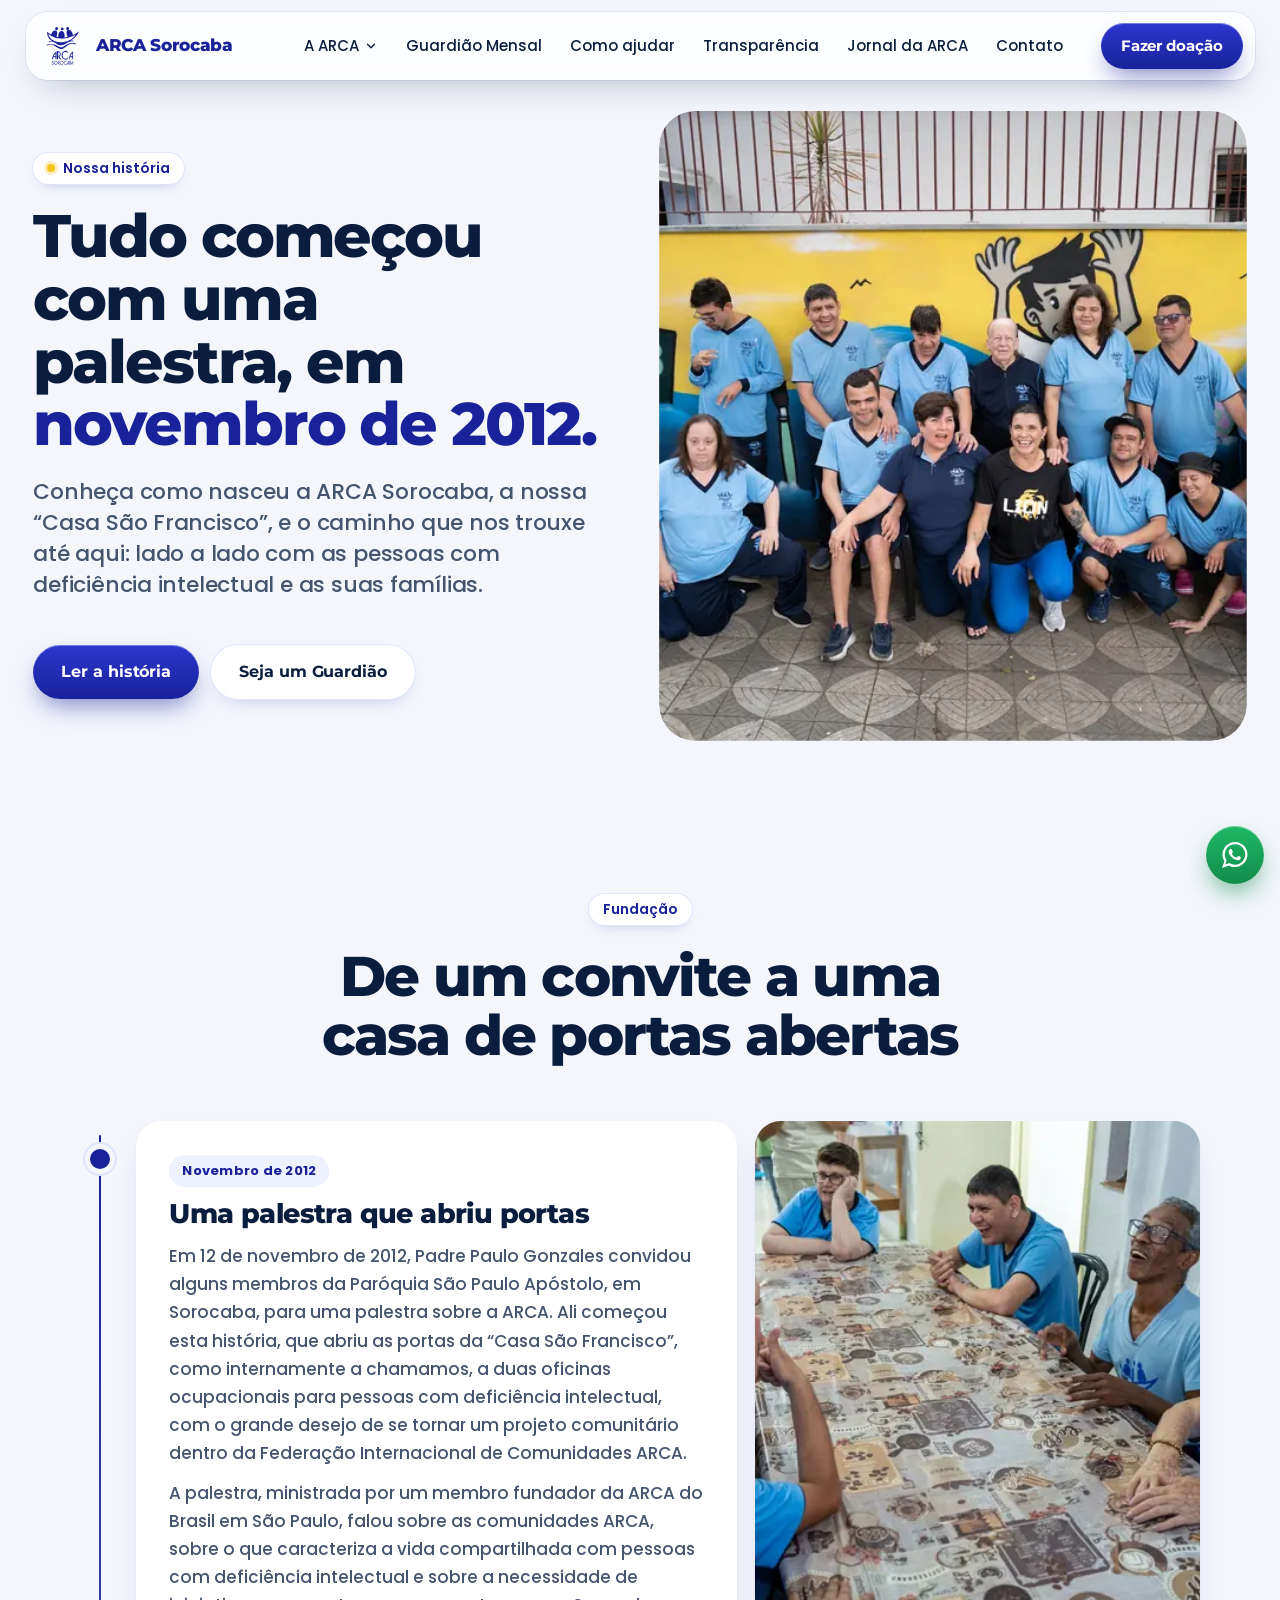
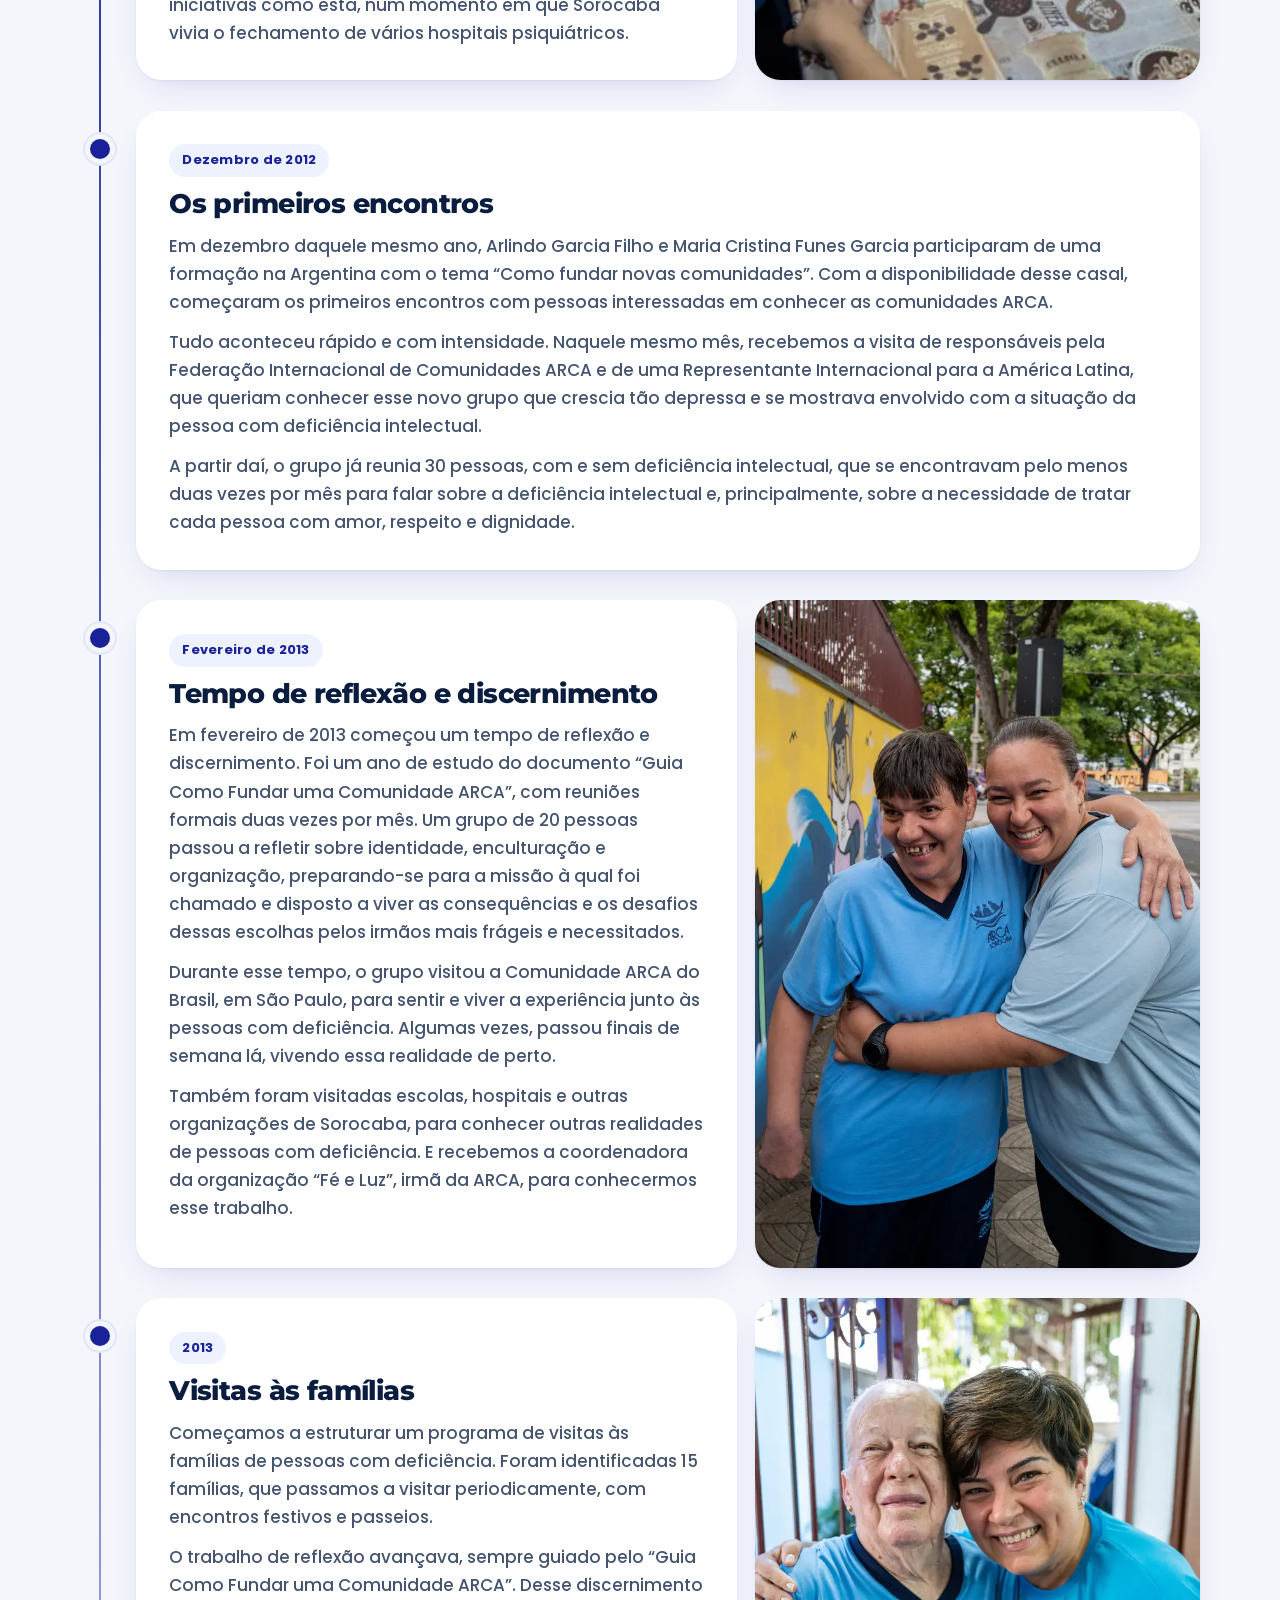
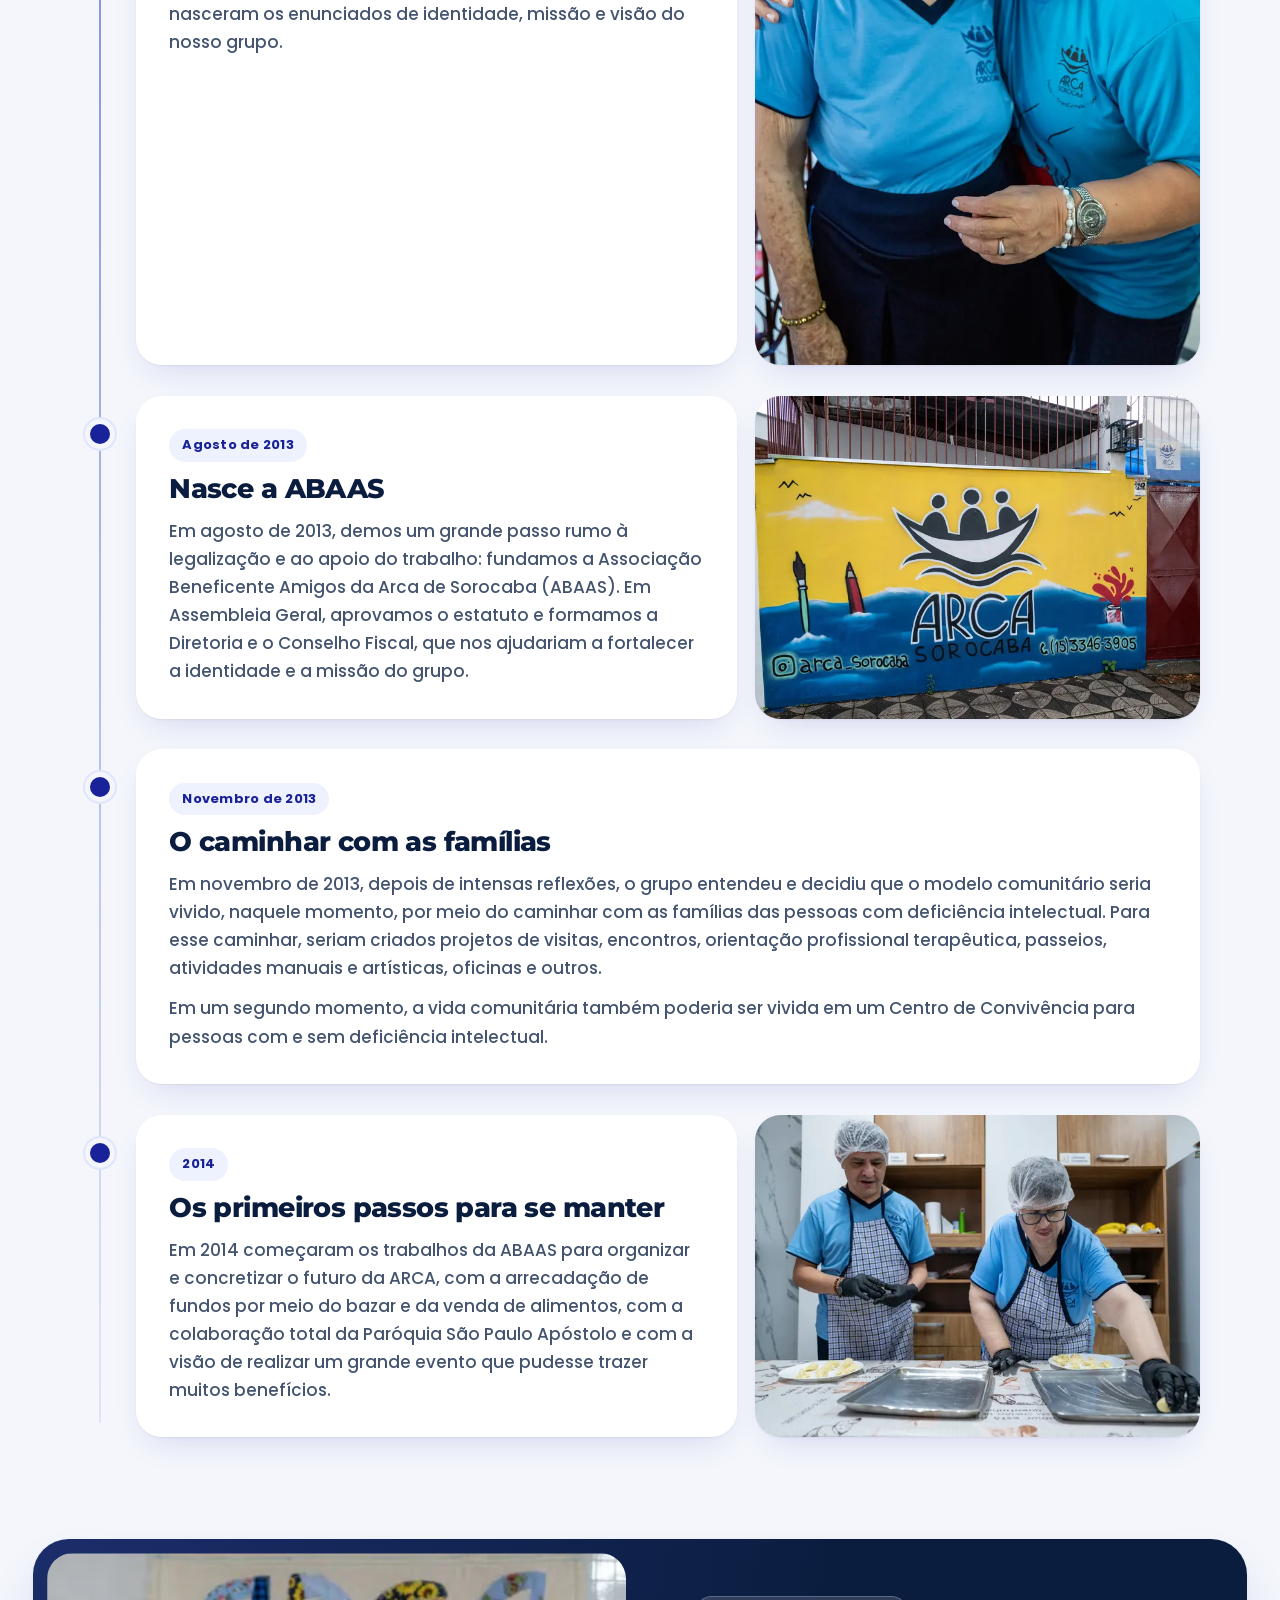
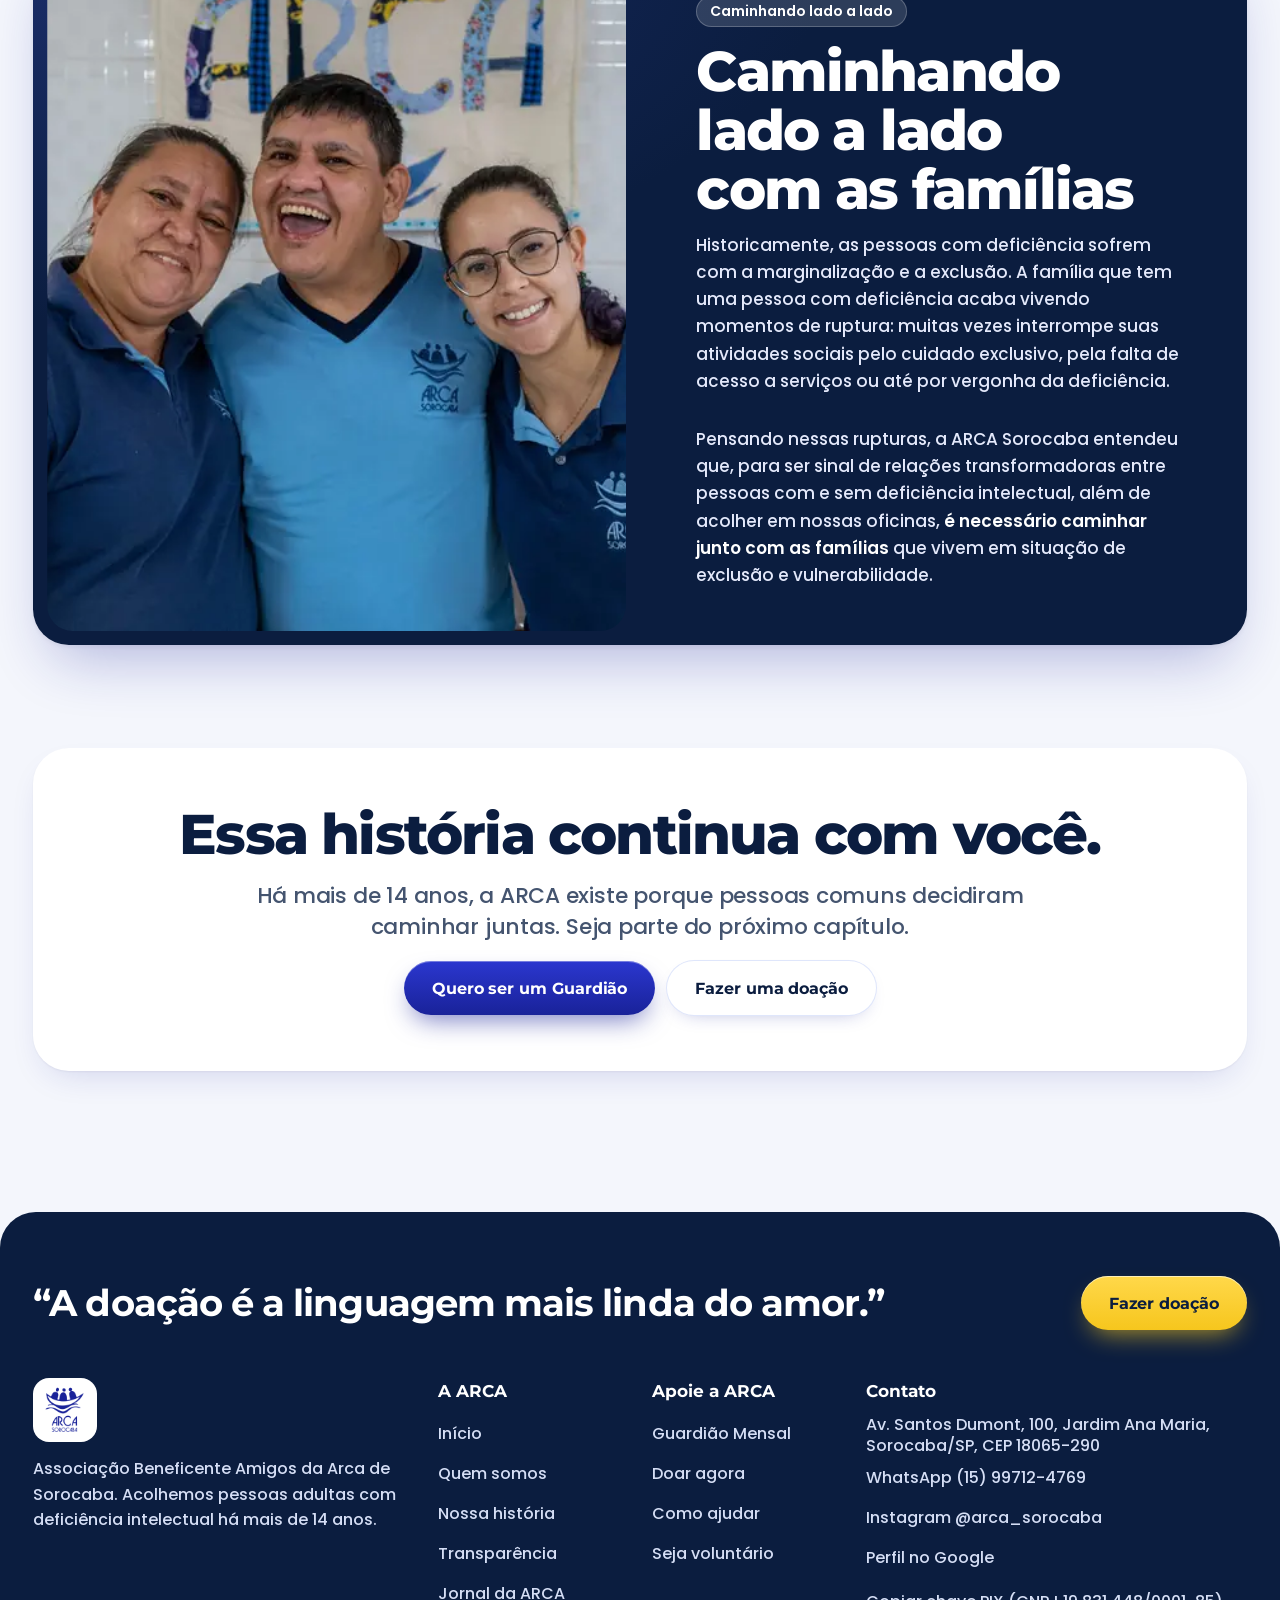
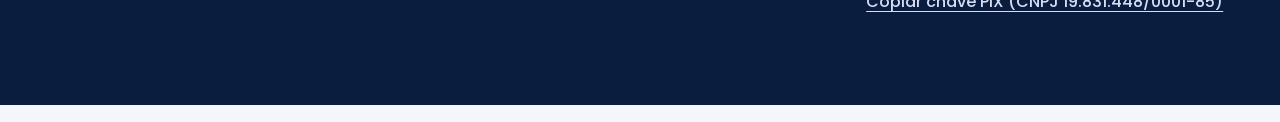
<file: historia.html>
<!doctype html>
<html lang="pt-BR">
<head>
<meta charset="utf-8">
<meta name="viewport" content="width=device-width,initial-scale=1,viewport-fit=cover">
<title>Nossa história | ARCA Sorocaba</title>
<meta name="description" content="Como nasceu a ARCA Sorocaba: da palestra de novembro de 2012 à fundação da ABAAS e ao caminhar lado a lado com as famílias de pessoas com deficiência intelectual.">
<link rel="canonical" href="https://arcasorocaba.com.br/historia.html">
<meta name="theme-color" content="#F4F6FC">
<meta name="format-detection" content="telephone=no">
<meta property="og:type" content="website">
<meta property="og:locale" content="pt_BR">
<meta property="og:site_name" content="ARCA Sorocaba">
<meta property="og:title" content="Nossa história | ARCA Sorocaba">
<meta property="og:description" content="Da palestra de 2012 à Casa São Francisco: conheça como nasceu a ARCA Sorocaba.">
<meta property="og:url" content="https://arcasorocaba.com.br/historia.html">
<meta property="og:image" content="https://arcasorocaba.com.br/assets/img/og-image.jpg">
<meta property="og:image:width" content="1200">
<meta property="og:image:height" content="630">
<meta property="og:image:alt" content="A comunidade da ARCA Sorocaba reunida diante do mural amarelo e azul da casa">
<meta name="twitter:card" content="summary_large_image">
<link rel="icon" type="image/png" href="assets/img/favicon.png">
<link rel="apple-touch-icon" href="assets/img/logo.png">
<link rel="preconnect" href="https://fonts.googleapis.com">
<link rel="preconnect" href="https://fonts.gstatic.com" crossorigin>
<link href="https://fonts.googleapis.com/css2?family=Poppins:wght@400;500;600&family=Montserrat:wght@600;700;800&display=swap" rel="stylesheet">
<link rel="stylesheet" href="assets/css/site.css">
<link rel="stylesheet" href="assets/css/header.css">
<script>document.documentElement.classList.add('js')</script>
<!-- RASTREAMENTO: colar aqui o Pixel / Tag do Google (responsável: Douglas) -->
</head>
<body>
<a href="#conteudo" class="skip-link">Ir para o conteúdo</a>

<header class="site-header" id="topo">
  <a href="index.html" class="brand">
    <img src="assets/img/logo.png" alt="" width="44" height="44">
    <span class="brand-name">ARCA Sorocaba</span>
  </a>
  <nav aria-label="Navegação principal" class="nav-full">
    <div class="nav-drop">
      <a href="index.html#quem-somos" class="nav-drop-top" aria-haspopup="true">A ARCA<svg viewBox="0 0 24 24" width="14" height="14" fill="none" stroke="currentColor" stroke-width="2.4" stroke-linecap="round" stroke-linejoin="round" aria-hidden="true"><path d="M6 9l6 6 6-6"/></svg></a>
      <div class="nav-drop-menu">
        <a href="index.html#quem-somos">Quem somos</a>
        <a href="historia.html" aria-current="page">Nossa história</a>
      </div>
    </div>
    <a href="guardiao.html">Guardião Mensal</a>
    <a href="index.html#como-ajudar">Como ajudar</a>
    <a href="transparencia.html">Transparência</a>
    <a href="blog.html">Jornal da ARCA</a>
    <a href="index.html#contato">Contato</a>
  </nav>
  <a href="index.html#doar" class="btn btn-primary btn-head"><span class="wide">Fazer doação</span><span class="narrow">Doar</span></a>
  <button type="button" id="menuToggle" class="menu-btn" aria-label="Abrir e fechar o menu" aria-expanded="false" aria-controls="mobileNav">
    <span></span><span></span>
  </button>
  <nav aria-label="Navegação" class="mobile-nav" id="mobileNav">
    <a href="index.html#quem-somos">A ARCA</a>
    <a href="historia.html" aria-current="page">Nossa história</a>
    <a href="guardiao.html">Guardião Mensal</a>
    <a href="index.html#como-ajudar">Como ajudar</a>
    <a href="transparencia.html">Transparência</a>
    <a href="blog.html">Jornal da ARCA</a>
    <a href="index.html#contato">Contato</a>
  </nav>
</header>

<main id="conteudo">

<section class="pg-hero wrap" aria-labelledby="pg-title">
  <div class="pg-hero-text">
    <span class="pill pill--dot">Nossa história</span>
    <h1 id="pg-title" class="pg-title">Tudo começou com uma palestra, em <em>novembro de 2012.</em></h1>
    <p class="lede">Conheça como nasceu a ARCA Sorocaba, a nossa “Casa São Francisco”, e o caminho que nos trouxe até aqui: lado a lado com as pessoas com deficiência intelectual e as suas famílias.</p>
    <div class="actions"><a href="#linha-do-tempo" class="btn btn-primary">Ler a história</a><a href="guardiao.html" class="btn btn-soft">Seja um Guardião</a></div>
  </div>
  <figure class="pg-hero-photo">
    <img src="assets/fotos/hero-1200.webp" srcset="assets/fotos/hero-800.webp 800w, assets/fotos/hero-1200.webp 1200w, assets/fotos/hero-2000.webp 2000w" sizes="(max-width:900px) 100vw, 50vw" width="2000" height="1335" fetchpriority="high" style="object-position:center 45%" alt="A comunidade da ARCA Sorocaba reunida diante do mural amarelo e azul da casa">
  </figure>
</section>

<section id="linha-do-tempo" class="sec wrap" aria-labelledby="tl-title">
  <div class="head">
    <span class="pill reveal">Fundação</span>
    <h2 id="tl-title" class="h2 reveal">De um convite a uma casa de portas abertas</h2>
  </div>
  <ol class="timeline">
    <li class="tl-item tl-item--foto reveal">
      <div class="tl-card">
        <span class="tl-date">Novembro de 2012</span>
        <h3>Uma palestra que abriu portas</h3>
        <p>Em 12 de novembro de 2012, Padre Paulo Gonzales convidou alguns membros da Paróquia São Paulo Apóstolo, em Sorocaba, para uma palestra sobre a ARCA. Ali começou esta história, que abriu as portas da “Casa São Francisco”, como internamente a chamamos, a duas oficinas ocupacionais para pessoas com deficiência intelectual, com o grande desejo de se tornar um projeto comunitário dentro da Federação Internacional de Comunidades ARCA.</p>
        <p>A palestra, ministrada por um membro fundador da ARCA do Brasil em São Paulo, falou sobre as comunidades ARCA, sobre o que caracteriza a vida compartilhada com pessoas com deficiência intelectual e sobre a necessidade de iniciativas como esta, num momento em que Sorocaba vivia o fechamento de vários hospitais psiquiátricos.</p>
      </div>
      <figure class="tl-photo"><img src="assets/fotos/convivencia-700.webp" srcset="assets/fotos/convivencia-700.webp 700w, assets/fotos/convivencia-1200.webp 1200w" sizes="(max-width:900px) 100vw, 40vw" loading="lazy" style="object-position:center" alt="Pessoas da ARCA conversando em volta de uma mesa comprida"></figure>
    </li>
    <li class="tl-item reveal">
      <div class="tl-card">
        <span class="tl-date">Dezembro de 2012</span>
        <h3>Os primeiros encontros</h3>
        <p>Em dezembro daquele mesmo ano, Arlindo Garcia Filho e Maria Cristina Funes Garcia participaram de uma formação na Argentina com o tema “Como fundar novas comunidades”. Com a disponibilidade desse casal, começaram os primeiros encontros com pessoas interessadas em conhecer as comunidades ARCA.</p>
        <p>Tudo aconteceu rápido e com intensidade. Naquele mesmo mês, recebemos a visita de responsáveis pela Federação Internacional de Comunidades ARCA e de uma Representante Internacional para a América Latina, que queriam conhecer esse novo grupo que crescia tão depressa e se mostrava envolvido com a situação da pessoa com deficiência intelectual.</p>
        <p>A partir daí, o grupo já reunia 30 pessoas, com e sem deficiência intelectual, que se encontravam pelo menos duas vezes por mês para falar sobre a deficiência intelectual e, principalmente, sobre a necessidade de tratar cada pessoa com amor, respeito e dignidade.</p>
      </div>
    </li>
    <li class="tl-item tl-item--foto reveal">
      <div class="tl-card">
        <span class="tl-date">Fevereiro de 2013</span>
        <h3>Tempo de reflexão e discernimento</h3>
        <p>Em fevereiro de 2013 começou um tempo de reflexão e discernimento. Foi um ano de estudo do documento “Guia Como Fundar uma Comunidade ARCA”, com reuniões formais duas vezes por mês. Um grupo de 20 pessoas passou a refletir sobre identidade, enculturação e organização, preparando-se para a missão à qual foi chamado e disposto a viver as consequências e os desafios dessas escolhas pelos irmãos mais frágeis e necessitados.</p>
        <p>Durante esse tempo, o grupo visitou a Comunidade ARCA do Brasil, em São Paulo, para sentir e viver a experiência junto às pessoas com deficiência. Algumas vezes, passou finais de semana lá, vivendo essa realidade de perto.</p>
        <p>Também foram visitadas escolas, hospitais e outras organizações de Sorocaba, para conhecer outras realidades de pessoas com deficiência. E recebemos a coordenadora da organização “Fé e Luz”, irmã da ARCA, para conhecermos esse trabalho.</p>
      </div>
      <figure class="tl-photo"><img src="assets/fotos/voluntariado-700.webp" srcset="assets/fotos/voluntariado-700.webp 700w, assets/fotos/voluntariado-1200.webp 1200w" sizes="(max-width:900px) 100vw, 40vw" loading="lazy" style="object-position:center 30%" alt="Duas mulheres da ARCA abraçadas e sorrindo diante do mural da casa"></figure>
    </li>
    <li class="tl-item tl-item--foto reveal">
      <div class="tl-card">
        <span class="tl-date">2013</span>
        <h3>Visitas às famílias</h3>
        <p>Começamos a estruturar um programa de visitas às famílias de pessoas com deficiência. Foram identificadas 15 famílias, que passamos a visitar periodicamente, com encontros festivos e passeios.</p>
        <p>O trabalho de reflexão avançava, sempre guiado pelo “Guia Como Fundar uma Comunidade ARCA”. Desse discernimento nasceram os enunciados de identidade, missão e visão do nosso grupo.</p>
      </div>
      <figure class="tl-photo"><img src="assets/fotos/abraco-700.webp" srcset="assets/fotos/abraco-700.webp 700w, assets/fotos/abraco-1200.webp 1200w" sizes="(max-width:900px) 100vw, 40vw" loading="lazy" style="object-position:center 25%" alt="Duas mulheres da ARCA, uma delas idosa, abraçadas e sorrindo"></figure>
    </li>
    <li class="tl-item tl-item--foto reveal">
      <div class="tl-card">
        <span class="tl-date">Agosto de 2013</span>
        <h3>Nasce a ABAAS</h3>
        <p>Em agosto de 2013, demos um grande passo rumo à legalização e ao apoio do trabalho: fundamos a Associação Beneficente Amigos da Arca de Sorocaba (ABAAS). Em Assembleia Geral, aprovamos o estatuto e formamos a Diretoria e o Conselho Fiscal, que nos ajudariam a fortalecer a identidade e a missão do grupo.</p>
      </div>
      <figure class="tl-photo"><img src="assets/fotos/casa-800.webp" srcset="assets/fotos/casa-800.webp 800w, assets/fotos/casa-1400.webp 1400w" sizes="(max-width:900px) 100vw, 40vw" loading="lazy" style="object-position:center" alt="Fachada da ARCA, com o mural e o desenho da barca"></figure>
    </li>
    <li class="tl-item reveal">
      <div class="tl-card">
        <span class="tl-date">Novembro de 2013</span>
        <h3>O caminhar com as famílias</h3>
        <p>Em novembro de 2013, depois de intensas reflexões, o grupo entendeu e decidiu que o modelo comunitário seria vivido, naquele momento, por meio do caminhar com as famílias das pessoas com deficiência intelectual. Para esse caminhar, seriam criados projetos de visitas, encontros, orientação profissional terapêutica, passeios, atividades manuais e artísticas, oficinas e outros.</p>
        <p>Em um segundo momento, a vida comunitária também poderia ser vivida em um Centro de Convivência para pessoas com e sem deficiência intelectual.</p>
      </div>
    </li>
    <li class="tl-item tl-item--foto reveal">
      <div class="tl-card">
        <span class="tl-date">2014</span>
        <h3>Os primeiros passos para se manter</h3>
        <p>Em 2014 começaram os trabalhos da ABAAS para organizar e concretizar o futuro da ARCA, com a arrecadação de fundos por meio do bazar e da venda de alimentos, com a colaboração total da Paróquia São Paulo Apóstolo e com a visão de realizar um grande evento que pudesse trazer muitos benefícios.</p>
      </div>
      <figure class="tl-photo"><img src="assets/fotos/rotina-700.webp" srcset="assets/fotos/rotina-700.webp 700w, assets/fotos/rotina-1200.webp 1200w" sizes="(max-width:900px) 100vw, 40vw" loading="lazy" style="object-position:center 30%" alt="Duas pessoas da ARCA de touca e avental preparando alimentos na cozinha"></figure>
    </li>
  </ol>
</section>

<section class="wrap" aria-labelledby="familias-title">
  <div class="split-card split-card--navy reveal">
    <figure><img src="assets/fotos/equipe-800.webp" srcset="assets/fotos/equipe-800.webp 800w, assets/fotos/equipe-1400.webp 1400w" sizes="(max-width:900px) 100vw, 50vw" loading="lazy" alt="Duas pessoas da equipe abraçam um homem da ARCA, os três sorrindo"></figure>
    <div>
      <span class="pill pill--on-dark">Caminhando lado a lado</span>
      <h2 id="familias-title" class="h2">Caminhando lado a lado com as famílias</h2>
      <p>Historicamente, as pessoas com deficiência sofrem com a marginalização e a exclusão. A família que tem uma pessoa com deficiência acaba vivendo momentos de ruptura: muitas vezes interrompe suas atividades sociais pelo cuidado exclusivo, pela falta de acesso a serviços ou até por vergonha da deficiência.</p>
      <p>Pensando nessas rupturas, a ARCA Sorocaba entendeu que, para ser sinal de relações transformadoras entre pessoas com e sem deficiência intelectual, além de acolher em nossas oficinas, <strong>é necessário caminhar junto com as famílias</strong> que vivem em situação de exclusão e vulnerabilidade.</p>
    </div>
  </div>
</section>

<section class="sec wrap" aria-labelledby="fim-title">
  <div class="panel panel--white closing reveal">
    <h2 id="fim-title" class="h2">Essa história continua com você.</h2>
    <p class="lede">Há mais de 14 anos, a ARCA existe porque pessoas comuns decidiram caminhar juntas. Seja parte do próximo capítulo.</p>
    <div class="actions actions--center"><a href="guardiao.html" class="btn btn-primary">Quero ser um Guardião</a><a href="index.html#doar" class="btn btn-soft">Fazer uma doação</a></div>
  </div>
</section>

</main>

<footer class="site-footer">
  <div class="footer-inner">
    <div class="footer-top">
      <p class="footer-quote">“A doação é a linguagem mais linda do amor.”</p>
      <a href="index.html#doar" class="btn btn-accent">Fazer doação</a>
    </div>
    <div class="footer-grid">
      <div class="footer-brand">
        <img src="assets/img/logo.png" alt="ARCA Sorocaba" width="64" height="64" loading="lazy">
        <p>Associação Beneficente Amigos da Arca de Sorocaba. Acolhemos pessoas adultas com deficiência intelectual há mais de 14 anos.</p>
      </div>
      <nav class="footer-nav" aria-label="Institucional">
        <h3>A ARCA</h3>
        <a href="index.html">Início</a>
        <a href="index.html#quem-somos">Quem somos</a>
        <a href="historia.html" aria-current="page">Nossa história</a>
        <a href="transparencia.html">Transparência</a>
        <a href="blog.html">Jornal da ARCA</a>
      </nav>
      <nav class="footer-nav" aria-label="Apoie a ARCA">
        <h3>Apoie a ARCA</h3>
        <a href="guardiao.html">Guardião Mensal</a>
        <a href="index.html#doar">Doar agora</a>
        <a href="index.html#como-ajudar">Como ajudar</a>
        <a href="index.html#voluntariado">Seja voluntário</a>
      </nav>
      <div class="footer-nav" data-pix-scope>
        <h3>Contato</h3>
        <a href="https://www.google.com/maps/dir/?api=1&destination=Av.+Santos+Dumont,+100,+Jardim+Ana+Maria,+Sorocaba+-+SP,+18065-290" target="_blank" rel="noopener">Av. Santos Dumont, 100, Jardim Ana Maria, Sorocaba/SP, CEP 18065-290</a>
        <a href="https://wa.me/5515997124769?text=Ol%C3%A1!%20Quero%20saber%20mais%20sobre%20a%20ARCA%20Sorocaba." target="_blank" rel="noopener">WhatsApp (15) 99712-4769</a>
        <a href="https://www.instagram.com/arca_sorocaba/" target="_blank" rel="noopener">Instagram @arca_sorocaba</a>
        <a href="https://www.google.com/maps/search/?api=1&query=ARCA+Sorocaba+Av.+Santos+Dumont+100+Sorocaba+SP" target="_blank" rel="noopener">Perfil no Google</a>
        <button type="button" class="copy-link" data-pix-copy>Copiar chave PIX (CNPJ 19.831.448/0001-85)</button>
        <span class="copied" data-pix-msg role="status">Chave PIX copiada.</span>
      </div>
    </div>
    <p class="footer-bottom">© 2026 ARCA Sorocaba, ABAAS. CNPJ 19.831.448/0001-85</p>
  </div>
</footer>

<a class="whatsapp-float" href="https://wa.me/5515997124769?text=Ol%C3%A1!%20Quero%20saber%20mais%20sobre%20a%20ARCA%20Sorocaba." target="_blank" rel="noopener" aria-label="Falar no WhatsApp com a ARCA Sorocaba">
  <svg viewBox="0 0 32 32" fill="currentColor" aria-hidden="true"><path d="M16 3C9.1 3 3.5 8.6 3.5 15.5c0 2.4.7 4.7 1.9 6.7L3 29l7-2.4c1.8 1 3.8 1.5 6 1.5 6.9 0 12.5-5.6 12.5-12.5S22.9 3 16 3Zm0 22.7c-1.9 0-3.7-.5-5.2-1.4l-.4-.2-4.1 1.4 1.4-4-.2-.4a10.2 10.2 0 1 1 8.5 4.6Zm5.6-7.6c-.3-.2-1.8-.9-2.1-1-.3-.1-.5-.2-.7.2-.2.3-.8 1-1 1.2-.2.2-.4.2-.7.1-.3-.2-1.3-.5-2.5-1.5-.9-.8-1.5-1.8-1.7-2.1-.2-.3 0-.5.1-.7l.5-.5.3-.5c.1-.2.1-.4 0-.5l-1-2.3c-.2-.6-.5-.5-.7-.5h-.6c-.2 0-.5.1-.8.4-.3.3-1 1-1 2.5s1.1 2.9 1.2 3.1c.2.2 2.1 3.2 5.1 4.5.7.3 1.3.5 1.7.6.7.2 1.4.2 1.9.1.6-.1 1.8-.7 2-1.4.2-.7.2-1.3.2-1.4-.1-.1-.3-.2-.6-.3Z"/></svg>
</a>

<script src="assets/js/smooth.js"></script>
<script src="assets/js/site.js"></script>
<script src="assets/js/header.js"></script>
<script src="assets/js/protege-fotos.js" defer></script>
</body>
</html>
</file>
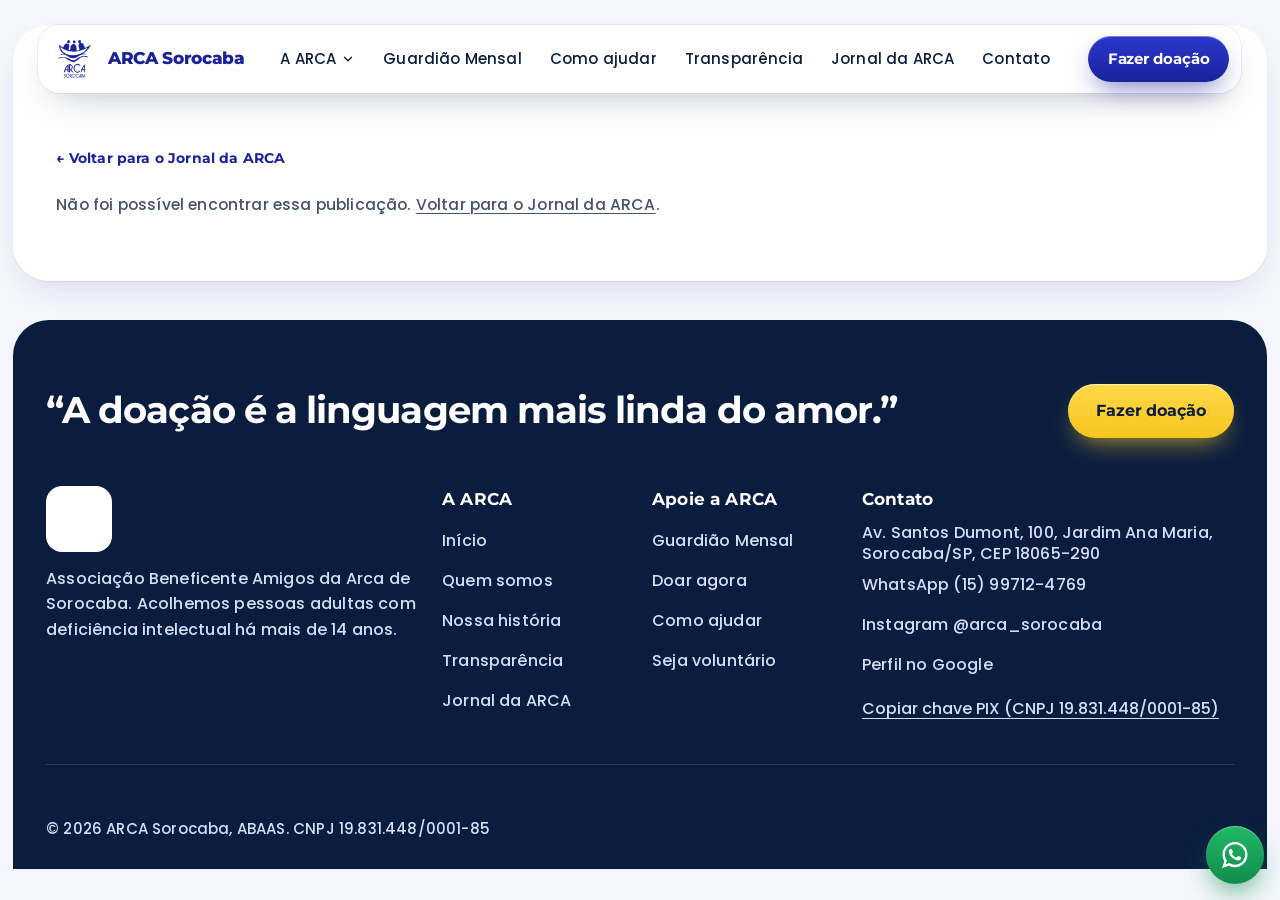
<file: post.html>
<!doctype html>
<html lang="pt-BR">
<head>
<meta charset="utf-8">
<meta name="viewport" content="width=device-width,initial-scale=1">
<title>Jornal da ARCA | ARCA Sorocaba</title>
<meta name="description" content="Leia esta edição do Jornal da ARCA Sorocaba.">
<meta property="og:type" content="website">
<meta property="og:locale" content="pt_BR">
<meta property="og:site_name" content="ARCA Sorocaba">
<meta property="og:title" content="Jornal da ARCA Sorocaba">
<meta property="og:description" content="Leia esta edição do Jornal da ARCA Sorocaba.">
<meta property="og:url" content="https://arcasorocaba.com.br/blog.html">
<meta property="og:image" content="https://arcasorocaba.com.br/assets/img/og-image.jpg">
<meta property="og:image:width" content="1200">
<meta property="og:image:height" content="630">
<meta property="og:image:alt" content="Abraço entre duas pessoas da comunidade ARCA Sorocaba">
<meta name="twitter:card" content="summary_large_image">
<link rel="canonical" href="https://arcasorocaba.com.br/post.html">
<link rel="apple-touch-icon" href="assets/img/logo.png">
<meta name="format-detection" content="telephone=no">
<script type="application/ld+json">
{"@context":"https://schema.org","@type":"NGO","name":"ARCA Sorocaba","legalName":"Associação Beneficente Amigos da Arca de Sorocaba","taxID":"19.831.448/0001-85","url":"https://arcasorocaba.com.br/","telephone":"+5515997124769","address":{"@type":"PostalAddress","streetAddress":"Av. Santos Dumont, 100, Jardim Ana Maria","addressLocality":"Sorocaba","addressRegion":"SP","postalCode":"18065-290","addressCountry":"BR"}}
</script>
<link rel="icon" type="image/png" href="assets/img/favicon.png">
<link rel="preconnect" href="https://fonts.gstatic.com" crossorigin>
<link href="https://fonts.googleapis.com/css2?family=Poppins:ital,wght@0,400;0,500;0,600;1,400&family=Montserrat:wght@600;700;800&display=swap" rel="stylesheet">
<style>
/* ARCA Sorocaba: site styles
   Recreated from the Claude Design export (project/Site ARCA Sorocaba.dc.html) */

:root{
  --blue:#192299;
  --blue-dark:#141B77;
  --blue-bright:#5960B6;
  --navy:#0B1D3F;
  --page-bg:#071228;
  --tint:#EEF3FF;
  --tint-border:#D6E1FB;
  --soft:#F4F7FE;
  --soft-border:#E2E9F7;
  --body:#4A5B78;
  --muted:#5A6C8C;
  --on-navy:#9FB6E4;
  --on-navy-accent:#7FA0F0;
  --on-navy-muted:#6E86B8;
  --on-navy-line:rgba(255,255,255,.14);
  --r-xl:clamp(14px,1.6vw,24px);
  --r-lg:clamp(12px,1.3vw,18px);
  --r-md:clamp(14px,1.4vw,20px);
  --ease:cubic-bezier(.22,1,.36,1);
}

*,*::before,*::after{box-sizing:border-box}

html{scroll-behavior:smooth;background:var(--page-bg);scrollbar-color:var(--blue) var(--page-bg);scrollbar-width:thin}
body{margin:0;background:var(--page-bg);color:var(--navy);font-family:'Poppins','Segoe UI',sans-serif;font-weight:500;letter-spacing:.01em;-webkit-font-smoothing:antialiased}

::-webkit-scrollbar{width:13px;height:13px}
::-webkit-scrollbar-track{background:var(--page-bg)}
::-webkit-scrollbar-thumb{background:var(--blue);border-radius:14px;border:3px solid var(--page-bg)}
::-webkit-scrollbar-thumb:hover{background:var(--blue-bright)}
::-webkit-scrollbar-corner{background:var(--page-bg)}

img{max-width:100%;display:block}
button{font:inherit}
a{color:var(--blue);text-decoration-thickness:1px;text-underline-offset:3px}
a:hover{color:var(--blue-dark)}
:focus-visible{outline:3px solid var(--blue);outline-offset:3px;border-radius:8px}
::selection{background:var(--blue);color:#fff}
input,textarea{font:inherit;letter-spacing:.01em}

h1,h2,h3{margin:0}
p{margin:0}

.skip-link{position:absolute;left:-9999px;top:0;z-index:99;padding:14px 20px;background:var(--navy);color:#fff;border-radius:0 0 14px 0;text-decoration:none}
.skip-link:focus{left:0}

.page{max-width:1560px;margin-inline:auto;padding:clamp(8px,1vw,18px)}
.card{background:#fff;border-radius:var(--r-xl)}

/* ---------- header ---------- */
.site-header{position:sticky;top:clamp(8px,1vw,18px);z-index:50;margin:0 clamp(8px,1vw,16px);padding:10px clamp(12px,1.6vw,20px);background:rgba(255,255,255,.9);backdrop-filter:blur(16px);border:1px solid var(--soft-border);border-radius:17px;box-shadow:0 10px 30px rgba(7,18,40,.08);display:flex;align-items:center;gap:16px;justify-content:space-between}

.brand{display:flex;align-items:center;gap:12px;text-decoration:none;color:var(--navy);transition:opacity .45s var(--ease);min-width:0}
.brand:hover{opacity:.72}
.brand img{height:46px;width:auto;flex:none}
.brand-text{display:flex;flex-direction:column;line-height:1.15;min-width:0}
.brand-name{font-family:Montserrat,sans-serif;font-weight:800;font-size:.98rem;white-space:nowrap;color:var(--blue);overflow:hidden;text-overflow:ellipsis}
.brand-sub{font-size:.68rem;color:var(--muted);letter-spacing:.14em;text-transform:uppercase;white-space:nowrap;overflow:hidden;text-overflow:ellipsis}

.nav-full{display:flex;align-items:center;gap:2px}
.nav-link{padding:11px 13px;border-radius:12px;font-size:.9rem;text-decoration:none;color:var(--navy);white-space:nowrap;transition:all .45s var(--ease)}
.nav-link:hover{background:var(--tint);color:var(--blue)}
.nav-cta{margin-left:10px;min-height:50px;display:inline-flex;align-items:center;gap:10px;padding:0 22px;border-radius:14px;background:var(--blue);color:#fff;font-family:Montserrat,sans-serif;font-weight:700;font-size:.93rem;text-decoration:none;white-space:nowrap;box-shadow:0 10px 24px rgba(27,69,232,.32);transition:all .45s var(--ease)}
.nav-cta:hover{background:var(--blue-dark);transform:translateY(-2px);box-shadow:0 16px 32px rgba(27,69,232,.42);color:#fff}

.nav-compact{display:none;align-items:center;gap:10px}
.nav-compact-doar{min-height:48px;display:inline-flex;align-items:center;padding:0 20px;border-radius:14px;background:var(--blue);color:#fff;font-family:Montserrat,sans-serif;font-weight:700;font-size:.9rem;text-decoration:none;white-space:nowrap;transition:all .45s var(--ease)}
.nav-compact-doar:hover{background:var(--blue-dark);color:#fff}
.menu-btn{width:48px;height:48px;display:grid;place-items:center;gap:5px;border:1px solid var(--soft-border);border-radius:14px;background:#fff;cursor:pointer;transition:all .45s var(--ease)}
.menu-btn:hover{border-color:var(--blue);background:var(--tint)}
.menu-btn span{display:block;width:19px;height:2px;border-radius:2px;background:var(--navy)}

.mobile-nav{position:sticky;top:78px;z-index:49;margin:10px clamp(8px,1vw,16px) 0;padding:12px;background:#fff;border:1px solid var(--soft-border);border-radius:17px;box-shadow:0 18px 40px rgba(7,18,40,.12);display:none;flex-direction:column;gap:2px}
.mobile-nav.is-open{display:flex}
.mobile-nav a{min-height:54px;display:flex;align-items:center;justify-content:center;border-radius:14px;text-decoration:none;color:var(--navy);font-size:1.02rem;transition:all .45s var(--ease)}
.mobile-nav a:hover{background:var(--tint);color:var(--blue)}

@media (max-width:1120px){
  .nav-full{display:none}
  .nav-compact{display:flex}
}

/* ---------- shared section bits ---------- */
main{display:block}
.section{padding:0 clamp(18px,3.4vw,58px)}
.eyebrow{display:inline-flex;align-items:center;gap:9px;font-family:Montserrat,sans-serif;font-weight:700;font-size:.72rem;letter-spacing:.14em;text-transform:uppercase;color:var(--blue);background:var(--tint);border:1px solid var(--tint-border);padding:9px 17px;border-radius:14px;margin-bottom:18px}
.eyebrow--dot::before{content:"";width:7px;height:7px;border-radius:50%;background:var(--blue)}
.eyebrow--onwhite{background:#fff;border:1px solid var(--tint-border)}
.eyebrow--onnavy{background:rgba(255,255,255,.08);border:none;color:var(--on-navy-accent)}

.h2{font-family:Montserrat,sans-serif;font-weight:800;font-size:clamp(1.7rem,2.7vw,2.5rem);line-height:1.12;letter-spacing:-.02em;color:var(--navy);margin:0 0 16px}
.h2--onnavy{color:#fff}
.lede{font-size:1.06rem;line-height:1.68;color:var(--body);margin:0}

.btn{font-family:Montserrat,sans-serif;font-weight:700;text-decoration:none;cursor:pointer;transition:all .45s var(--ease);white-space:nowrap;border:none;display:inline-flex;align-items:center;justify-content:center}
.btn-primary{min-height:58px;gap:12px;padding:0 30px;border-radius:14px;background:var(--blue);color:#fff;font-size:1.02rem;box-shadow:0 14px 30px rgba(27,69,232,.34)}
.btn-primary:hover{background:var(--blue-dark);transform:translateY(-3px);box-shadow:0 22px 42px rgba(27,69,232,.44);color:#fff}
.btn-secondary{min-height:58px;padding:0 28px;border-radius:14px;background:#fff;border:1px solid var(--tint-border);color:var(--navy);font-size:1.02rem}
.btn-secondary:hover{border-color:var(--blue);background:var(--tint);transform:translateY(-3px);color:var(--blue)}
.btn-icon{width:26px;height:26px;border-radius:50%;background:rgba(255,255,255,.2);display:grid;place-items:center;font-size:.8rem}

/* mobile centering, matching data-c / data-cf / data-cx behavior */
@media (max-width:880px){
  .c-mobile{text-align:center}
  .c-mobile p,.c-mobile h1,.c-mobile h2,.c-mobile h3,.c-mobile .eyebrow{margin-inline:auto}
  .cf-mobile{justify-content:center}
  .cx-mobile{align-items:center}
}
@media (prefers-reduced-motion:reduce){*{animation-duration:.01ms !important;transition-duration:.01ms !important}html{scroll-behavior:auto}}

/* ---------- image slots (static placeholders) ---------- */
.slot{position:relative;display:flex;align-items:center;justify-content:center;text-align:center;padding:18px;background:rgba(11,29,63,.035);border:1.5px dashed var(--tint-border)}
.slot-label{font-size:.86rem;line-height:1.4;color:var(--muted);max-width:24ch}
.slot-label::before{content:"";display:block;width:34px;height:34px;margin:0 auto 10px;border-radius:9px;background:var(--tint);border:1px solid var(--tint-border)}
.slot--onnavy{background:rgba(255,255,255,.04);border-color:rgba(255,255,255,.22)}
.slot--onnavy .slot-label{color:var(--on-navy)}
.slot--onnavy .slot-label::before{background:rgba(255,255,255,.08);border-color:rgba(255,255,255,.2)}
.slot--circle{border-radius:50%}
.slot--contain .slot-label{font-size:.72rem}

/* ---------- hero ---------- */
.hero{padding-top:clamp(10px,1.4vw,22px);padding-bottom:clamp(28px,4vw,58px)}
.hero-grid{display:grid;grid-template-columns:repeat(auto-fit,minmax(min(440px,100%),1fr));gap:clamp(26px,3.5vw,56px);align-items:center}
.hero h1{font-family:Montserrat,sans-serif;font-weight:800;font-size:clamp(2.05rem,3.6vw,3.6rem);line-height:1.06;letter-spacing:-.025em;color:var(--navy);margin:22px 0 20px;max-width:19ch;text-wrap:pretty}
.hero h1 em{color:var(--blue);font-style:normal}
.hero p.intro{font-size:clamp(1.04rem,1.3vw,1.2rem);line-height:1.66;color:var(--body);margin:0 0 30px;max-width:46ch;text-wrap:pretty}
.hero-ctas{display:flex;flex-wrap:wrap;gap:12px}
@media (max-width:520px){
  .hero-ctas{flex-wrap:nowrap;gap:8px}
  .hero-ctas .btn{flex:1;min-width:0;padding:0 12px;font-size:.88rem;white-space:nowrap}
}
.hero-badges{display:flex;flex-wrap:wrap;gap:10px 26px;margin-top:28px}
.hero-badges span{display:inline-flex;align-items:center;gap:9px;font-size:.92rem;color:var(--body)}
.hero-badges span::before{content:"";width:8px;height:8px;border-radius:50%;background:var(--blue);flex:none}
.hero-visual{position:relative;min-height:clamp(360px,44vw,600px);border-radius:clamp(14px,1.4vw,20px);overflow:hidden;background:url('assets/img/hero.jpg') center 30%/cover no-repeat,linear-gradient(155deg,#EEF3FF 0%,#DCE6FF 55%,#C9D8FF 100%) center/cover;border:1px solid var(--tint-border);box-shadow:0 30px 70px rgba(11,29,63,.14)}

@media (max-width:880px){
  .hero-grid{grid-template-columns:minmax(0,1fr)}
  .hero-grid > *{min-width:0}
  .hero-visual{order:-1;min-height:min(78vw,420px)}
}
.hero-visual .slot{position:absolute;inset:0;background:transparent;border:none}

/* ---------- stats ---------- */
.stats{padding:0 clamp(18px,3.4vw,58px) clamp(34px,5vw,72px)}
.stats-panel{background:var(--navy);border-radius:var(--r-md);padding:clamp(24px,3vw,42px);display:grid;grid-template-columns:repeat(auto-fit,minmax(min(190px,100%),1fr));gap:clamp(20px,2.4vw,34px)}
.stat{transition:transform .45s var(--ease)}
.stat:hover{transform:translateY(-4px)}
.stat strong{display:block;font-family:Montserrat,sans-serif;font-weight:800;font-size:clamp(2rem,3vw,2.7rem);line-height:1.02;color:#fff}
.stat span{display:block;margin-top:6px;color:var(--on-navy);font-size:.95rem}

/* ---------- história ---------- */
.historia{padding:0 clamp(18px,3.4vw,58px) clamp(44px,6vw,96px)}
.historia-grid{display:grid;grid-template-columns:repeat(auto-fit,minmax(min(400px,100%),1fr));gap:clamp(26px,3.5vw,56px);align-items:start}
.historia h2{max-width:24ch}
.historia p{font-size:1.05rem;line-height:1.7;color:var(--body);margin:0 0 14px;max-width:56ch;text-wrap:pretty}
.callout{margin-top:26px;padding:20px 24px;background:var(--soft);border:1px solid var(--soft-border);border-radius:12px;text-align:left;transition:all .45s var(--ease)}
.callout:hover{border-color:var(--blue);background:var(--tint)}
.callout-title{display:block;font-family:Montserrat,sans-serif;font-weight:800;font-size:.72rem;letter-spacing:.14em;text-transform:uppercase;color:var(--blue);margin-bottom:8px}
.callout p{margin:0;font-size:1rem;line-height:1.6;color:var(--body)}

.historia-media{display:flex;flex-direction:column;gap:16px}
.historia-photo{position:relative;aspect-ratio:16/10;border-radius:var(--r-lg);overflow:hidden;border:1px solid var(--soft-border);background:var(--soft);transition:all .5s var(--ease)}
.historia-photo:hover{transform:translateY(-6px);box-shadow:0 26px 54px rgba(11,29,63,.16)}
.historia-photo .slot{position:absolute;inset:0;background:transparent;border:none}

.infolist{border:1px solid var(--soft-border);border-radius:var(--r-lg);overflow:hidden}
.infolist-row{display:flex;gap:18px;padding:18px 22px;border-bottom:1px solid var(--soft-border);transition:all .45s var(--ease)}
.infolist-row:last-child{border-bottom:none}
.infolist-row:hover{background:var(--tint);padding-left:28px}
.infolist-row strong{font-family:Montserrat,sans-serif;font-weight:800;color:var(--blue);min-width:96px;font-size:.98rem}
.infolist-row span{font-size:1rem;line-height:1.58;color:var(--body)}

/* ---------- rotina ---------- */
.rotina{padding:0 clamp(18px,3.4vw,58px) clamp(44px,6vw,96px)}
.rotina-head{max-width:760px;margin:0 auto clamp(28px,3.4vw,44px);text-align:center}
.rotina-head p{margin:0 auto 16px;max-width:62ch}
.badge-pill{margin:0 auto;display:inline-block;padding:12px 20px;background:var(--tint);border:1px solid var(--tint-border);border-radius:14px;font-size:.94rem;line-height:1.5;color:var(--blue)}
.badge-pill strong{font-family:Montserrat,sans-serif;font-weight:800}

.rotina-panel{background:var(--navy);border-radius:var(--r-md);overflow:hidden}
.rotina-list{padding:clamp(14px,1.6vw,22px) clamp(14px,1.8vw,26px)}
.rotina-item{display:flex;align-items:center;gap:clamp(14px,1.8vw,26px);padding:clamp(16px,1.8vw,24px) clamp(6px,1vw,14px);border-bottom:1px solid var(--on-navy-line);transition:all .5s var(--ease)}
.rotina-item:hover{background:rgba(255,255,255,.05);padding-left:26px}
.rotina-item:last-child{border-bottom:none}
.rotina-num{flex:none;width:52px;height:52px;border-radius:13px;background:rgba(255,255,255,.08);border:1px solid rgba(255,255,255,.14);display:grid;place-items:center;font-family:Montserrat,sans-serif;font-weight:800;color:var(--on-navy-accent);font-size:.98rem}
.rotina-item strong{display:block;font-family:Montserrat,sans-serif;font-weight:700;font-size:clamp(1.02rem,1.4vw,1.24rem);color:#fff;margin-bottom:5px}
.rotina-item span{font-size:.99rem;line-height:1.55;color:var(--on-navy)}

.rotina-cta{background:var(--blue);padding:clamp(20px,2.4vw,30px) clamp(20px,2.6vw,36px);display:flex;flex-wrap:wrap;gap:18px 26px;align-items:center;justify-content:space-between}
.rotina-cta strong{display:block;font-family:Montserrat,sans-serif;font-weight:700;font-size:clamp(1.1rem,1.6vw,1.4rem);color:#fff;margin-bottom:4px}
.rotina-cta span{font-size:1rem;color:var(--tint-border)}
.rotina-cta .btn{min-height:54px;gap:12px;padding:0 26px;border-radius:14px;background:#fff;color:var(--blue);font-size:1rem}
.rotina-cta .btn:hover{transform:translateY(-3px);box-shadow:0 18px 34px rgba(7,18,40,.28);color:var(--blue-dark)}
.rotina-cta .btn-icon{background:var(--tint)}

/* ---------- nossos espaços ---------- */
.espacos{padding:0 clamp(18px,3.4vw,58px) clamp(44px,6vw,96px)}
.espacos-head{max-width:760px;margin-bottom:clamp(26px,3vw,40px)}
.espacos-head p{max-width:60ch}
.espacos-grid{display:grid;grid-template-columns:repeat(auto-fit,minmax(min(250px,100%),1fr));gap:clamp(14px,1.6vw,22px)}
.espaco-card{margin:0;border:1px solid var(--soft-border);border-radius:var(--r-lg);padding:14px;transition:all .5s var(--ease)}
.espaco-card:hover{transform:translateY(-8px);border-color:var(--blue);box-shadow:0 24px 50px rgba(11,29,63,.14)}
.espaco-photo{position:relative;aspect-ratio:4/3;border-radius:13px;overflow:hidden;background:var(--soft)}
.espaco-photo .slot{position:absolute;inset:0;background:transparent;border:none}
.espaco-card figcaption{padding:16px 6px 6px}
.espaco-card figcaption strong{font-family:Montserrat,sans-serif;font-weight:700;color:var(--navy);display:block;margin-bottom:5px}
.espaco-card figcaption span{font-size:.95rem;line-height:1.55;color:var(--body)}

/* ---------- depoimentos ---------- */
.depoimentos{margin:0 clamp(8px,1vw,16px) clamp(12px,1.4vw,20px);padding:clamp(40px,5vw,86px) clamp(16px,2.6vw,48px);background:var(--soft);border-radius:var(--r-md)}
.depoimentos-head{max-width:780px;margin:0 auto clamp(26px,3vw,40px);text-align:center}
.depoimentos-head p{margin:0 auto 16px;max-width:60ch}
.depoimentos-carousel{position:relative}
.depoimentos-track{display:flex;gap:clamp(14px,1.6vw,22px);overflow-x:auto;scroll-snap-type:x mandatory;scroll-behavior:smooth;scrollbar-width:none;-ms-overflow-style:none;padding:4px 4px 8px}
.depoimentos-track::-webkit-scrollbar{display:none}
.depoimento-card{scroll-snap-align:start;flex:0 0 calc((100% - 2*clamp(14px,1.6vw,22px))/3);min-width:250px;background:#fff;border:1px solid var(--soft-border);border-radius:var(--r-lg);padding:clamp(22px,2.4vw,30px);display:flex;flex-direction:column;gap:12px;transition:all .5s var(--ease)}
.depoimento-card:hover{transform:translateY(-8px);border-color:var(--blue);box-shadow:0 24px 50px rgba(11,29,63,.12)}
.depoimento-stars{color:#F5A623;font-size:1rem;letter-spacing:2px}
.depoimentos-nav{display:flex;justify-content:center;gap:12px;margin-top:24px}
.depoimentos-arrow{width:46px;height:46px;border-radius:14px;border:1px solid var(--soft-border);background:#fff;cursor:pointer;display:grid;place-items:center;font-size:1.15rem;color:var(--navy);transition:all .3s var(--ease)}
.depoimentos-arrow:hover{border-color:var(--blue);color:var(--blue);background:var(--tint)}
@media (max-width:880px){
  .depoimento-card{flex:0 0 84%}
}
.depoimento-avatar{width:70px;height:70px;border-radius:50%;overflow:hidden;position:relative;flex:none;background:var(--tint)}
.depoimento-avatar .slot{position:absolute;inset:0;background:transparent;border:none}
.depoimento-quote{margin:0;font-size:1.05rem;line-height:1.62;color:var(--navy)}
.depoimento-who{margin-top:auto}
.depoimento-who strong{font-family:Montserrat,sans-serif;font-weight:700;color:var(--blue);display:block;font-size:.98rem}
.depoimento-who span{font-size:.9rem;color:var(--body)}

/* ---------- transparência ---------- */
.transparencia{padding:clamp(44px,6vw,96px) clamp(18px,3.4vw,58px)}
.transparencia-grid{display:grid;grid-template-columns:repeat(auto-fit,minmax(min(400px,100%),1fr));gap:clamp(26px,3.5vw,56px);align-items:start;margin-bottom:clamp(24px,3vw,40px)}
.transparencia h2{max-width:20ch}
.transparencia-intro{font-size:1.05rem;line-height:1.7;color:var(--body);margin:0 0 26px;max-width:54ch}
.transparencia-photo{position:relative;aspect-ratio:16/11;border-radius:var(--r-lg);overflow:hidden;border:1px solid var(--soft-border);background:linear-gradient(150deg,#EEF3FF,#DCE6FF);transition:all .5s var(--ease)}
.transparencia-photo:hover{transform:translateY(-6px);box-shadow:0 26px 54px rgba(11,29,63,.16)}
.transparencia-photo .slot{position:absolute;inset:0;background:transparent;border:none}

.destino-row{display:flex;gap:18px;align-items:flex-start;padding:20px 18px;border:1px solid var(--soft-border);border-radius:12px;margin-bottom:12px;transition:all .5s var(--ease)}
.destino-row:hover{border-color:var(--blue);background:var(--soft);transform:translateX(6px)}
.destino-num{flex:none;width:46px;height:46px;border-radius:14px;background:var(--tint);color:var(--blue);display:grid;place-items:center;font-family:Montserrat,sans-serif;font-weight:800;font-size:.92rem}
.destino-row strong{display:block;font-family:Montserrat,sans-serif;font-weight:700;color:var(--navy);font-size:1.06rem;margin-bottom:5px}
.destino-row span{font-size:.99rem;line-height:1.58;color:var(--body)}
.transparencia-note{margin:18px 0 0;padding:16px 20px;background:var(--tint);border:1px solid var(--tint-border);border-radius:14px;font-size:.97rem;line-height:1.6;color:var(--blue)}

.transparencia-cards{display:grid;grid-template-columns:repeat(auto-fit,minmax(min(340px,100%),1fr));gap:clamp(16px,2vw,24px)}
.doc-card{border:1px solid var(--soft-border);border-radius:var(--r-lg);padding:clamp(22px,2.6vw,32px)}
.doc-card h3{font-family:Montserrat,sans-serif;font-weight:800;font-size:1.22rem;color:var(--navy);margin:0 0 8px}
.doc-card > p{margin:0 0 18px;font-size:.97rem;line-height:1.6;color:var(--body)}
.doc-list{display:flex;flex-direction:column;gap:10px}
.doc-row{min-height:58px;display:flex;align-items:center;justify-content:space-between;gap:14px;padding:14px 18px;border:1px solid var(--soft-border);border-radius:12px;transition:all .45s var(--ease)}
.doc-row:hover{border-color:var(--blue);background:var(--soft)}
.doc-row span:first-child{color:var(--navy);font-size:1rem}
.doc-status{font-family:Montserrat,sans-serif;font-weight:700;font-size:.72rem;letter-spacing:.1em;text-transform:uppercase;color:var(--blue);background:var(--tint);padding:6px 12px;border-radius:14px;white-space:nowrap}

.responsaveis-card{background:var(--navy);border-radius:var(--r-lg);padding:clamp(22px,2.6vw,32px);color:#fff}
.responsaveis-card h3{font-family:Montserrat,sans-serif;font-weight:800;font-size:1.22rem;color:#fff;margin:0 0 8px}
.responsaveis-card > p{margin:0 0 20px;color:var(--on-navy);font-size:.99rem;line-height:1.6}
.responsavel-row{display:flex;justify-content:space-between;gap:14px;padding:15px 4px;border-bottom:1px solid var(--on-navy-line);transition:all .45s var(--ease)}
.responsavel-row:last-child{border-bottom:none}
.responsavel-row:hover{padding-left:12px;background:rgba(255,255,255,.04)}
.responsavel-row span:first-child{color:#fff}
.responsavel-row span:last-child{color:var(--on-navy-accent);font-family:Montserrat,sans-serif;font-weight:700;font-size:.86rem}

/* ---------- como ajudar ---------- */
.ajudar{margin:0 clamp(8px,1vw,16px) clamp(12px,1.4vw,20px);padding:clamp(40px,5vw,86px) clamp(16px,2.6vw,48px);background:var(--soft);border-radius:var(--r-md)}
.ajudar-head{max-width:780px;margin:0 auto clamp(28px,3.4vw,44px);text-align:center}
.ajudar-head p{margin:0 auto;max-width:60ch}
.ajudar-cards{display:grid;grid-template-columns:repeat(auto-fit,minmax(min(280px,100%),1fr));gap:clamp(14px,1.6vw,22px);margin-bottom:clamp(28px,3.4vw,48px)}
.ajudar-card{background:#fff;border:1px solid var(--soft-border);border-radius:var(--r-lg);padding:clamp(24px,2.6vw,32px);display:flex;flex-direction:column;gap:14px;transition:all .5s var(--ease)}
.ajudar-card:hover{transform:translateY(-8px);border-color:var(--blue);box-shadow:0 24px 50px rgba(11,29,63,.12)}
.ajudar-card.dark{background:var(--navy);border-color:var(--navy)}
.ajudar-card.dark:hover{box-shadow:0 24px 50px rgba(11,29,63,.24)}
.ajudar-num{width:50px;height:50px;border-radius:12px;background:var(--tint);color:var(--blue);display:grid;place-items:center;font-family:Montserrat,sans-serif;font-weight:800;font-size:.95rem}
.ajudar-card.dark .ajudar-num{background:var(--blue);color:#fff}
.ajudar-card h3{font-family:Montserrat,sans-serif;font-weight:800;font-size:1.28rem;color:var(--navy);margin:2px 0 0}
.ajudar-card.dark h3{color:#fff}
.ajudar-card p{margin:0;font-size:1rem;line-height:1.62;color:var(--body)}
.ajudar-card.dark p{color:var(--on-navy)}
.ajudar-card .btn{margin-top:auto;min-height:54px;padding:0 24px;border-radius:14px}
.btn-outline-navy{border:1px solid var(--navy);color:var(--navy);background:transparent}
.btn-outline-navy:hover{background:var(--navy);color:#fff;transform:translateY(-2px)}
.btn-blue{min-height:58px;padding:0 30px;border-radius:14px;font-size:1.02rem;gap:10px;background:var(--blue);color:#fff}
.btn-blue:hover{background:var(--blue-bright);color:#fff;transform:translateY(-2px)}

.doar{scroll-margin-top:110px;background:#fff;border:1px solid var(--soft-border);border-radius:var(--r-md);padding:clamp(22px,3vw,44px);display:grid;grid-template-columns:repeat(auto-fit,minmax(min(320px,100%),1fr));gap:clamp(24px,3vw,44px)}
.doar h3{font-family:Montserrat,sans-serif;font-weight:800;font-size:clamp(1.4rem,2.1vw,1.95rem);line-height:1.18;letter-spacing:-.015em;color:var(--navy);margin:0 0 12px;max-width:24ch}
.doar-desc{margin:0 0 26px;font-size:1.03rem;line-height:1.65;color:var(--body);max-width:52ch}
.doar-step-label{display:block;font-family:Montserrat,sans-serif;font-weight:700;font-size:.74rem;letter-spacing:.14em;text-transform:uppercase;color:var(--muted);margin-bottom:12px}
.doar-options{display:flex;gap:10px;margin-bottom:26px;flex-wrap:wrap}
.doar-values{display:flex;gap:10px;flex-wrap:wrap;margin-bottom:18px}
.opt-btn{position:relative;min-height:54px;flex:1 1 140px;padding:0 20px;border:1px solid var(--soft-border);border-radius:12px;background:#fff;color:var(--navy);font-family:Montserrat,sans-serif;font-weight:700;cursor:pointer;transition:all .45s var(--ease);font-size:1rem}
.opt-btn:hover{border-color:var(--blue);background:var(--soft)}
.doar-values .opt-btn{flex:1 1 100px;font-size:1.02rem}
.opt-btn.is-active{border-color:var(--blue);box-shadow:inset 0 0 0 1.5px var(--blue)}
.impacto-text{margin:0;padding:16px 20px;background:var(--tint);border:1px solid var(--tint-border);border-radius:13px;font-size:1rem;line-height:1.58;color:var(--blue)}

.pix-card{background:var(--navy);border-radius:var(--r-lg);padding:clamp(22px,2.6vw,32px);color:#fff;display:flex;flex-direction:column;gap:16px}
.pix-step-label{font-family:Montserrat,sans-serif;font-weight:700;font-size:.74rem;letter-spacing:.14em;text-transform:uppercase;color:var(--on-navy-accent)}
.pix-key{background:#fff;border-radius:13px;padding:16px 18px}
.pix-key-label{display:block;font-size:.74rem;letter-spacing:.12em;text-transform:uppercase;color:var(--muted);font-family:Montserrat,sans-serif;font-weight:700;margin-bottom:7px}
.pix-key-value{display:block;font-family:Montserrat,sans-serif;font-weight:800;font-size:clamp(1.06rem,1.7vw,1.32rem);color:var(--navy);word-break:break-all}
.pix-copy-btn{min-height:58px;border:none;border-radius:14px;background:var(--blue);color:#fff;font-family:Montserrat,sans-serif;font-weight:700;font-size:1.02rem;cursor:pointer;transition:all .45s var(--ease)}
.pix-copy-btn:hover{background:var(--blue-bright);transform:translateY(-2px);box-shadow:0 16px 32px rgba(27,69,232,.4)}
.pix-copied{margin:0;padding:15px 18px;background:rgba(62,102,255,.16);border:1px solid rgba(127,160,240,.45);border-radius:13px;color:var(--tint-border);font-size:.98rem;line-height:1.55;display:none}
.pix-copied.is-visible{display:block}
.pix-footer{border-top:1px solid var(--on-navy-line);padding-top:18px;margin-top:auto}
.pix-footer p{margin:0 0 12px;color:var(--on-navy);font-size:.96rem;line-height:1.58}
.pix-footer a{display:inline-flex;align-items:center;gap:8px;color:var(--on-navy-accent);font-family:Montserrat,sans-serif;font-weight:700;font-size:.97rem;text-decoration:none;transition:all .45s var(--ease)}
.pix-footer a:hover{color:#fff;gap:14px}

/* ---------- voluntariado ---------- */
.voluntariado{padding:clamp(44px,6vw,96px) clamp(18px,3.4vw,58px)}
.voluntariado-grid{display:grid;grid-template-columns:repeat(auto-fit,minmax(min(360px,100%),1fr));gap:clamp(26px,3.5vw,56px);align-items:start}
.voluntariado h2{max-width:26ch}
.voluntariado-intro{font-size:1.05rem;line-height:1.68;color:var(--body);margin:0 0 28px;max-width:52ch}
.steps{display:flex;flex-direction:column;gap:12px;text-align:left}
.step{display:flex;gap:18px;align-items:flex-start;padding:18px;border:1px solid var(--soft-border);border-radius:14px;transition:all .5s var(--ease)}
.step:hover{border-color:var(--blue);background:var(--soft);transform:translateX(6px)}
.step-num{flex:none;width:42px;height:42px;border-radius:13px;background:var(--navy);color:#fff;display:grid;place-items:center;font-family:Montserrat,sans-serif;font-weight:800}
.step strong{display:block;font-family:Montserrat,sans-serif;font-weight:700;color:var(--navy);margin-bottom:3px}
.step span{font-size:.99rem;color:var(--body);line-height:1.58}

.volunteer-panel{background:var(--soft);border:1px solid var(--soft-border);border-radius:clamp(14px,1.4vw,20px);padding:clamp(24px,2.8vw,36px)}
.volunteer-panel h3{font-family:Montserrat,sans-serif;font-weight:800;font-size:1.32rem;color:var(--navy);margin:0 0 20px}
.field{display:block;margin-bottom:16px}
.field span{display:block;font-family:Montserrat,sans-serif;font-weight:700;font-size:.86rem;color:var(--navy);margin-bottom:8px}
.field input{width:100%;min-height:56px;padding:0 18px;border:1px solid var(--tint-border);border-radius:12px;background:#fff;color:var(--navy);font-size:1.02rem;transition:all .45s var(--ease)}
.field input:hover,.field input:focus{border-color:var(--blue)}
.chips-label{display:block;font-family:Montserrat,sans-serif;font-weight:700;font-size:.86rem;color:var(--navy);margin-bottom:10px}
.chips{display:flex;gap:9px;flex-wrap:wrap;margin-bottom:24px}
.chip{min-height:48px;display:inline-flex;align-items:center;padding:0 20px;border:1px solid var(--tint-border);border-radius:14px;background:#fff;font-size:.97rem;cursor:pointer;transition:all .45s var(--ease)}
.chip:hover,.chip.is-selected{border-color:var(--blue);background:var(--tint);color:var(--blue)}
.submit-btn{width:100%;min-height:58px;border:none;border-radius:14px;background:var(--navy);color:#fff;font-family:Montserrat,sans-serif;font-weight:700;font-size:1.04rem;cursor:pointer;transition:all .45s var(--ease)}
.submit-btn:hover{background:var(--blue);transform:translateY(-2px);box-shadow:0 16px 32px rgba(27,69,232,.34)}
.field-note{margin:14px 0 0;font-size:.9rem;color:var(--muted);line-height:1.55}

.volunteer-confirm{display:none;flex-direction:column;gap:16px;padding:10px 0}
.volunteer-confirm.is-visible{display:flex}
.volunteer-form.is-hidden{display:none}
.confirm-check{width:58px;height:58px;border-radius:50%;background:var(--blue);color:#fff;display:grid;place-items:center;font-family:Montserrat,sans-serif;font-weight:800;font-size:1.5rem}
.volunteer-confirm h3{font-family:Montserrat,sans-serif;font-weight:800;font-size:1.32rem;color:var(--navy);margin:0}
.volunteer-confirm p{margin:0;font-size:1.04rem;line-height:1.62;color:var(--body)}
.confirm-again{align-self:flex-start;min-height:54px;padding:0 24px;border:1px solid var(--navy);border-radius:14px;background:transparent;color:var(--navy);font-family:Montserrat,sans-serif;font-weight:700;cursor:pointer;transition:all .45s var(--ease)}
.confirm-again:hover{background:var(--navy);color:#fff}

/* ---------- empresas ---------- */
.empresas{margin:0 clamp(8px,1vw,16px) clamp(12px,1.4vw,20px);padding:clamp(40px,5vw,86px) clamp(16px,2.6vw,48px);background:var(--soft);border-radius:var(--r-md)}
.empresas-grid{display:grid;grid-template-columns:repeat(auto-fit,minmax(min(340px,100%),1fr));gap:clamp(26px,3.5vw,52px);align-items:center;margin-bottom:clamp(32px,4vw,52px)}
.empresas h2{max-width:22ch}
.empresas-intro{font-size:1.05rem;line-height:1.68;color:var(--body);margin:0 0 26px;max-width:52ch}
.empresas-ctas{display:flex;flex-wrap:wrap;gap:12px}
.empresas-ctas .btn{min-height:56px}
.empresas-ctas .btn-blue{padding:0 28px}
.empresas-ctas .btn-secondary{padding:0 26px;min-height:56px}
.empresas-list{display:grid;gap:12px}
.empresa-item{background:#fff;border:1px solid var(--soft-border);border-radius:12px;padding:22px 24px;transition:all .5s var(--ease)}
.empresa-item:hover{border-color:var(--blue);transform:translateX(6px)}
.empresa-item strong{display:block;font-family:Montserrat,sans-serif;font-weight:800;color:var(--navy);font-size:1.06rem;margin-bottom:6px}
.empresa-item span{font-size:.99rem;color:var(--body);line-height:1.58}

.mural-label{display:block;text-align:center;font-family:Montserrat,sans-serif;font-weight:700;font-size:.74rem;letter-spacing:.14em;text-transform:uppercase;color:var(--muted);margin-bottom:8px}
.mural-sub{text-align:center;margin:0 auto 22px;font-size:.96rem;color:var(--body);max-width:48ch}
.mural-grid{display:grid;grid-template-columns:repeat(auto-fit,minmax(min(160px,100%),1fr));gap:12px}
.mural-logo{position:relative;height:96px;background:#fff;border:1px solid var(--soft-border);border-radius:14px;overflow:hidden;transition:all .5s var(--ease)}
.mural-logo:hover{border-color:var(--blue);transform:translateY(-5px)}
.mural-logo .slot{position:absolute;inset:0;background:transparent;border:none}

/* ---------- perguntas ---------- */
.perguntas{padding:clamp(44px,6vw,96px) clamp(18px,3.4vw,58px)}
.perguntas-inner{max-width:900px;margin-inline:auto}
.perguntas-head{text-align:center;margin-bottom:clamp(26px,3vw,42px)}
.perguntas-head p{margin:0 auto;max-width:56ch}
.faq-list{display:flex;flex-direction:column;gap:10px}
.faq-item{border:1px solid var(--soft-border);border-radius:12px;overflow:hidden;transition:all .45s var(--ease)}
.faq-item:hover{border-color:var(--blue)}
.faq-q{width:100%;min-height:70px;display:flex;align-items:center;justify-content:space-between;gap:18px;padding:18px 22px;background:transparent;border:none;text-align:left;cursor:pointer;transition:all .45s var(--ease)}
.faq-q:hover{background:var(--soft)}
.faq-q span:first-child{font-family:Montserrat,sans-serif;font-weight:700;font-size:1.05rem;color:var(--navy)}
.faq-sign{flex:none;width:36px;height:36px;border-radius:50%;background:var(--tint);color:var(--blue);display:grid;place-items:center;font-family:Montserrat,sans-serif;font-weight:800}
.faq-a{margin:0;padding:0 22px 24px;font-size:1.03rem;line-height:1.68;color:var(--body);max-width:70ch;display:none}
.faq-item.is-open .faq-a{display:block}

/* ---------- visitar ---------- */
.visitar{margin:0 clamp(8px,1vw,16px) clamp(8px,1vw,16px);padding:clamp(40px,5vw,86px) clamp(16px,2.6vw,48px);background:var(--navy);border-radius:var(--r-md)}
.visitar-grid{display:grid;grid-template-columns:repeat(auto-fit,minmax(min(340px,100%),1fr));gap:clamp(26px,3.5vw,52px);align-items:start}
.visitar h2{font-size:clamp(1.75rem,2.9vw,2.7rem);line-height:1.1;max-width:20ch;color:#fff}
.visitar h2 em{color:var(--on-navy-accent);font-style:normal}
.visitar-intro{font-size:1.05rem;line-height:1.68;color:var(--on-navy);margin:0 0 24px;max-width:50ch}
.visitar-note{margin:0 0 28px;padding:14px 20px;background:rgba(62,102,255,.16);border:1px solid rgba(127,160,240,.4);border-radius:13px;font-size:.96rem;line-height:1.58;color:var(--tint-border);text-align:left}
.visitar-note strong{font-family:Montserrat,sans-serif;font-weight:800}
.visitar-info{display:grid;gap:0;margin-bottom:30px;text-align:left}
.visitar-row{padding:16px 4px;border-bottom:1px solid var(--on-navy-line);transition:all .45s var(--ease)}
.visitar-row:last-child{border-bottom:none}
.visitar-row:hover{padding-left:14px;background:rgba(255,255,255,.04)}
.visitar-row span:first-child{display:block;font-family:Montserrat,sans-serif;font-weight:700;font-size:.72rem;letter-spacing:.14em;text-transform:uppercase;color:var(--on-navy-accent);margin-bottom:6px}
.visitar-row span:last-child{color:#fff;font-size:1.03rem;line-height:1.5}
.visitar-ctas{display:flex;flex-wrap:wrap;gap:12px}
.btn-white{min-height:58px;padding:0 30px;border-radius:14px;font-size:1.02rem;gap:12px;background:#fff;color:var(--blue)}
.btn-white:hover{background:#fff;transform:translateY(-3px);box-shadow:0 18px 34px rgba(7,18,40,.28);color:var(--blue-dark)}
.btn-navy-outline{min-height:58px;padding:0 28px;border-radius:14px;font-size:1.02rem;border:1px solid rgba(255,255,255,.34);color:#fff;background:transparent}
.btn-navy-outline:hover{border-color:#fff;background:rgba(255,255,255,.08);transform:translateY(-3px);color:#fff}
.visitar-photo{position:relative;aspect-ratio:4/3;border-radius:var(--r-lg);overflow:hidden;border:1px solid rgba(255,255,255,.2);background:rgba(255,255,255,.05);transition:all .5s var(--ease)}
.visitar-photo:hover{transform:translateY(-6px);box-shadow:0 26px 54px rgba(0,0,0,.3)}
.visitar-photo .slot{position:absolute;inset:0;background:transparent;border:none}

/* ---------- footer ---------- */
.site-footer{padding:clamp(36px,4.6vw,64px) clamp(18px,3.4vw,50px) clamp(24px,3vw,36px);color:var(--on-navy)}
.footer-grid{display:grid;grid-template-columns:repeat(auto-fit,minmax(min(230px,100%),1fr));gap:clamp(26px,3vw,40px);padding-bottom:32px;border-bottom:1px solid var(--on-navy-line)}
.footer-brand img{height:66px;width:auto;filter:brightness(0) invert(1);margin-bottom:18px}
.footer-brand p{margin:0;font-size:.97rem;line-height:1.62;color:#8CA3D4;max-width:32ch}
.footer-nav h3{font-family:Montserrat,sans-serif;font-weight:800;color:#fff;font-size:1rem;margin:0 0 16px}
.footer-links{display:flex;flex-direction:column;gap:11px}
.footer-links a{color:var(--on-navy);text-decoration:none;font-size:.98rem;transition:all .45s var(--ease)}
.footer-links a:hover{color:#fff;transform:translateX(4px)}
.footer-links span{color:var(--on-navy-muted);font-size:.98rem}
.footer-bottom{padding-top:24px;display:flex;flex-wrap:wrap;gap:12px 30px;justify-content:space-between;align-items:center}
.footer-bottom p{margin:0;font-size:.9rem;color:var(--on-navy-muted)}
.footer-bottom p.legal{max-width:46ch}

/* ---------- WhatsApp float ---------- */
.whatsapp-float{position:fixed;right:34px;bottom:20px;width:60px;height:60px;border-radius:50%;background:linear-gradient(180deg,#2fe373 0%,#25D366 55%,#1a9c4e 100%);display:grid;place-items:center;box-shadow:0 14px 32px rgba(7,18,40,.3),inset 0 1px 0 rgba(255,255,255,.4),0 0 0 0 rgba(37,211,102,.55);z-index:90;transition:all .35s var(--ease);animation:whatsappPulse 2s ease-out infinite}
.whatsapp-float:hover{transform:translateY(-4px) scale(1.06);animation-play-state:paused;box-shadow:0 20px 40px rgba(7,18,40,.36),inset 0 1px 0 rgba(255,255,255,.4)}
.whatsapp-float:active{transform:translateY(1px) scale(1.02);animation-play-state:paused;box-shadow:0 10px 22px rgba(7,18,40,.3),inset 0 1px 0 rgba(255,255,255,.4)}
@keyframes whatsappPulse{
  0%{box-shadow:0 14px 32px rgba(7,18,40,.3),inset 0 1px 0 rgba(255,255,255,.4),0 0 0 0 rgba(37,211,102,.55)}
  70%{box-shadow:0 14px 32px rgba(7,18,40,.3),inset 0 1px 0 rgba(255,255,255,.4),0 0 0 14px rgba(37,211,102,0)}
  100%{box-shadow:0 14px 32px rgba(7,18,40,.3),inset 0 1px 0 rgba(255,255,255,.4),0 0 0 0 rgba(37,211,102,0)}
}
@media (prefers-reduced-motion:reduce){.whatsapp-float{animation:none}}
.whatsapp-float svg{width:30px;height:30px;display:block}
@media (max-width:600px){.whatsapp-float{right:26px;bottom:14px;width:54px;height:54px}.whatsapp-float svg{width:27px;height:27px}}


/* ---------- blog ---------- */
.blog-hero{padding-top:clamp(30px,4vw,54px);padding-bottom:6px}
.blog-hero .lede{max-width:64ch}
.blog-notice{margin:22px 0 0;padding:16px 20px;background:var(--tint);border:1px solid var(--tint-border);border-radius:var(--r-md);color:var(--body);font-size:.95rem;line-height:1.6;max-width:64ch}
.blog-notice strong{color:var(--navy)}
.posts-grid{display:grid;grid-template-columns:repeat(auto-fit,minmax(min(300px,100%),1fr));gap:clamp(20px,2.4vw,30px);margin-top:clamp(28px,3vw,40px);padding-bottom:clamp(40px,5vw,70px)}
.post-card{display:flex;flex-direction:column;background:#fff;border:1px solid var(--soft-border);border-radius:var(--r-xl);overflow:hidden;transition:all .45s var(--ease)}
.post-card:hover{transform:translateY(-4px);box-shadow:0 22px 44px rgba(7,18,40,.14);border-color:var(--tint-border)}
.post-thumb{position:relative;height:170px;background:linear-gradient(135deg,var(--blue) 0%,var(--blue-bright) 100%);display:flex;align-items:flex-end;padding:16px}
.post-tag{display:inline-flex;padding:6px 14px;border-radius:999px;background:rgba(255,255,255,.22);color:#fff;font-family:Montserrat,sans-serif;font-weight:700;font-size:.76rem;letter-spacing:.02em;text-transform:uppercase}
.post-example-badge{position:absolute;top:14px;right:14px;background:#fff;color:var(--navy);font-family:Montserrat,sans-serif;font-weight:700;font-size:.7rem;padding:4px 10px;border-radius:999px}
.post-body{padding:22px 22px 24px;display:flex;flex-direction:column;gap:10px;flex:1}
.post-date{font-size:.82rem;color:var(--muted);font-weight:600}
.post-title{font-family:Montserrat,sans-serif;font-weight:800;font-size:1.14rem;line-height:1.32;color:var(--navy)}
.post-excerpt{font-size:.94rem;line-height:1.58;color:var(--body);flex:1}
.post-link{display:inline-flex;align-items:center;gap:8px;font-family:Montserrat,sans-serif;font-weight:700;font-size:.92rem;color:var(--blue);text-decoration:none}
.post-link:hover{color:var(--blue-dark);gap:12px}
.blog-empty{margin-top:clamp(28px,3vw,40px);padding:clamp(24px,3vw,34px);background:var(--soft);border:1px dashed var(--soft-border);border-radius:var(--r-xl);color:var(--body);font-size:.96rem;line-height:1.62;max-width:64ch}

a.post-card{text-decoration:none;cursor:pointer}
.post-card[aria-disabled="true"]{cursor:default}

/* ---------- newsletter ---------- */
.newsletter-card{background:linear-gradient(135deg,var(--navy) 0%,#132b5c 100%);border-radius:var(--r-xl);padding:clamp(26px,3.6vw,44px);display:flex;flex-wrap:wrap;gap:clamp(20px,3vw,32px);align-items:center;justify-content:space-between;margin-top:clamp(24px,3vw,34px)}
.newsletter-copy{flex:1 1 280px;min-width:0}
.newsletter-copy h2{font-family:Montserrat,sans-serif;font-weight:800;font-size:clamp(1.2rem,2vw,1.5rem);color:#fff;margin:0 0 8px}
.newsletter-copy p{color:var(--on-navy);font-size:.96rem;line-height:1.58;margin:0;max-width:46ch}
.newsletter-form{flex:1 1 320px;min-width:0;display:flex;flex-direction:column;gap:10px}
.newsletter-row{display:flex;flex-wrap:wrap;gap:10px}
.newsletter-row input{flex:1 1 160px;min-width:0;min-height:50px;border-radius:12px;border:1px solid var(--on-navy-line);background:rgba(255,255,255,.08);color:#fff;padding:0 16px;font-family:'Poppins',sans-serif;font-size:.94rem}
.newsletter-row input::placeholder{color:var(--on-navy-muted)}
.newsletter-row input:focus{outline:2px solid var(--blue-bright);outline-offset:1px;background:rgba(255,255,255,.13)}
.newsletter-form button{min-height:50px;border:none;border-radius:12px;background:var(--blue);color:#fff;font-family:Montserrat,sans-serif;font-weight:700;font-size:.94rem;cursor:pointer;transition:all .35s var(--ease)}
.newsletter-form button:hover{background:var(--blue-dark);transform:translateY(-2px)}
.newsletter-form button:disabled{opacity:.7;cursor:default;transform:none}
.newsletter-msg{font-size:.86rem;line-height:1.5;min-height:0}
.newsletter-msg.is-success{color:#8FE3AC}
.newsletter-msg.is-error{color:#FFB4AC}

/* ---------- post detail ---------- */
.post-detail{padding-top:clamp(30px,4vw,54px);padding-bottom:clamp(40px,5vw,70px)}
.post-detail-back{display:inline-flex;align-items:center;gap:8px;font-family:Montserrat,sans-serif;font-weight:700;font-size:.9rem;color:var(--blue);text-decoration:none;margin-bottom:22px}
.post-detail-back:hover{gap:12px;color:var(--blue-dark)}
.post-detail-tag{display:inline-flex;padding:6px 14px;border-radius:999px;background:var(--tint);color:var(--blue);font-family:Montserrat,sans-serif;font-weight:700;font-size:.76rem;letter-spacing:.02em;text-transform:uppercase;margin-bottom:14px}
.post-detail-date{display:block;font-size:.86rem;color:var(--muted);font-weight:600;margin-bottom:10px}
.post-detail-title{font-family:Montserrat,sans-serif;font-weight:800;font-size:clamp(1.6rem,3vw,2.3rem);line-height:1.16;color:var(--navy);margin:0 0 22px;max-width:26ch}
.post-detail-image{width:100%;max-width:420px;aspect-ratio:1080/1350;border-radius:var(--r-xl);margin:0 auto 30px;display:block;object-fit:cover}
.post-detail-body{font-size:1.04rem;line-height:1.75;color:var(--body);white-space:pre-wrap;max-width:72ch}
.post-detail-loading,.post-detail-error{color:var(--body);font-size:.98rem}

.nav-link[aria-current="page"]{background:var(--tint);color:var(--blue)}
.mobile-nav a[aria-current="page"]{background:var(--tint);color:var(--blue)}
.mobile-nav a.mobile-doar{background:var(--blue);color:#fff}

/* marca: o subtexto ocupa exatamente a largura do nome */
.brand-text{font-size:1.2rem;align-items:stretch}
.brand-name{font-size:1em;overflow:visible;text-overflow:clip}
.brand-sub{width:0;min-width:100%;margin-top:3px;font-size:.55em;font-weight:600;letter-spacing:.055em;text-align:justify;text-align-last:justify;text-overflow:clip;overflow:visible}
@media (max-width:600px){.brand-text{font-size:1rem}}

/* cabeçalho em celulares muito estreitos: nome inteiro, sem cortar */
@media (max-width:380px){
  .site-header{gap:8px;padding:8px 12px}
  .brand{gap:8px}
  .brand img{height:36px}
  .brand-name{font-size:.8rem}
  .brand-sub{display:none}
  .nav-compact{gap:8px}
  .nav-compact-doar{padding:0 12px;min-height:44px;font-size:.86rem}
  .menu-btn{width:44px;height:44px}
}
@media (max-width:340px){
  .brand-name{font-size:.76rem}
  .site-header{padding:8px 10px}
}

</style>
<link rel="stylesheet" href="assets/css/site.css">
<script>document.documentElement.classList.add('js')</script>
<!-- RASTREAMENTO: colar aqui o Pixel / Tag do Google (responsável: Douglas) -->
<link rel="stylesheet" href="assets/css/header.css">
</head>
<body>
<a href="#conteudo" class="skip-link">Ir para o conteúdo</a>

<div class="page">
<div class="card">

<header class="site-header" id="topo">
  <a href="index.html" class="brand">
    <img src="assets/img/logo.png" alt="" width="44" height="44">
    <span class="brand-name">ARCA Sorocaba</span>
  </a>
  <nav aria-label="Navegação principal" class="nav-full">
    <div class="nav-drop">
      <a href="index.html#quem-somos" class="nav-drop-top" aria-haspopup="true">A ARCA<svg viewBox="0 0 24 24" width="14" height="14" fill="none" stroke="currentColor" stroke-width="2.4" stroke-linecap="round" stroke-linejoin="round" aria-hidden="true"><path d="M6 9l6 6 6-6"/></svg></a>
      <div class="nav-drop-menu">
        <a href="index.html#quem-somos">Quem somos</a>
        <a href="historia.html">Nossa história</a>
      </div>
    </div>
    <a href="guardiao.html">Guardião Mensal</a>
    <a href="index.html#como-ajudar">Como ajudar</a>
    <a href="transparencia.html">Transparência</a>
    <a href="blog.html">Jornal da ARCA</a>
    <a href="index.html#contato">Contato</a>
  </nav>
  <a href="index.html#doar" class="btn btn-primary btn-head"><span class="wide">Fazer doação</span><span class="narrow">Doar</span></a>
  <button type="button" id="menuToggle" class="menu-btn" aria-label="Abrir e fechar o menu" aria-expanded="false" aria-controls="mobileNav">
    <span></span><span></span>
  </button>
  <nav aria-label="Navegação" class="mobile-nav" id="mobileNav">
    <a href="index.html#quem-somos">A ARCA</a>
    <a href="historia.html">Nossa história</a>
    <a href="guardiao.html">Guardião Mensal</a>
    <a href="index.html#como-ajudar">Como ajudar</a>
    <a href="transparencia.html">Transparência</a>
    <a href="blog.html">Jornal da ARCA</a>
    <a href="index.html#contato">Contato</a>
  </nav>
</header>

<main id="conteudo">


<section class="section post-detail" aria-label="Publicação do blog">
  <a href="blog.html" class="post-detail-back">← Voltar para o Jornal da ARCA</a>

  <div id="postLoading" class="post-detail-loading">Carregando publicação...</div>
  <div id="postError" class="post-detail-error" hidden>Não foi possível encontrar essa publicação. <a href="blog.html">Voltar para o Jornal da ARCA</a>.</div>

  <article id="postContent" hidden>
    <span class="post-detail-date" id="postDate"></span>
    <h1 class="post-detail-title" id="postTitle"></h1>
    <img id="postImage" class="post-detail-image" alt="" hidden>
    <p class="post-detail-body" id="postBody"></p>
    <a href="blog.html" class="post-detail-back" style="margin-top:12px">← Voltar para o Jornal da ARCA</a>
  </article>

</section>

</main>
</div>

<footer class="site-footer">
  <div class="footer-inner">
    <div class="footer-top">
      <p class="footer-quote">“A doação é a linguagem mais linda do amor.”</p>
      <a href="index.html#doar" class="btn btn-accent">Fazer doação</a>
    </div>
    <div class="footer-grid">
      <div class="footer-brand">
        <img src="assets/img/logo.png" alt="ARCA Sorocaba" width="64" height="64" loading="lazy">
        <p>Associação Beneficente Amigos da Arca de Sorocaba. Acolhemos pessoas adultas com deficiência intelectual há mais de 14 anos.</p>
      </div>
      <nav class="footer-nav" aria-label="Institucional">
        <h3>A ARCA</h3>
        <a href="index.html">Início</a>
        <a href="index.html#quem-somos">Quem somos</a>
        <a href="historia.html">Nossa história</a>
        <a href="transparencia.html">Transparência</a>
        <a href="blog.html">Jornal da ARCA</a>
      </nav>
      <nav class="footer-nav" aria-label="Apoie a ARCA">
        <h3>Apoie a ARCA</h3>
        <a href="guardiao.html">Guardião Mensal</a>
        <a href="index.html#doar">Doar agora</a>
        <a href="index.html#como-ajudar">Como ajudar</a>
        <a href="index.html#voluntariado">Seja voluntário</a>
      </nav>
      <div class="footer-nav" data-pix-scope>
        <h3>Contato</h3>
        <a href="https://www.google.com/maps/dir/?api=1&destination=Av.+Santos+Dumont,+100,+Jardim+Ana+Maria,+Sorocaba+-+SP,+18065-290" target="_blank" rel="noopener">Av. Santos Dumont, 100, Jardim Ana Maria, Sorocaba/SP, CEP 18065-290</a>
        <a href="https://wa.me/5515997124769?text=Ol%C3%A1!%20Quero%20saber%20mais%20sobre%20a%20ARCA%20Sorocaba." target="_blank" rel="noopener">WhatsApp (15) 99712-4769</a>
        <a href="https://www.instagram.com/arca_sorocaba/" target="_blank" rel="noopener">Instagram @arca_sorocaba</a>
        <a href="https://www.google.com/maps/search/?api=1&query=ARCA+Sorocaba+Av.+Santos+Dumont+100+Sorocaba+SP" target="_blank" rel="noopener">Perfil no Google</a>
        <button type="button" class="copy-link" data-pix-copy>Copiar chave PIX (CNPJ 19.831.448/0001-85)</button>
        <span class="copied" data-pix-msg role="status">Chave PIX copiada.</span>
      </div>
    </div>
    <p class="footer-bottom">© 2026 ARCA Sorocaba, ABAAS. CNPJ 19.831.448/0001-85</p>
  </div>
</footer>

<a class="whatsapp-float" href="https://wa.me/5515997124769?text=Ol%C3%A1!%20Quero%20saber%20mais%20sobre%20a%20ARCA%20Sorocaba." target="_blank" rel="noopener" aria-label="Falar no WhatsApp com a ARCA Sorocaba">
  <svg viewBox="0 0 32 32" fill="#fff" aria-hidden="true"><path d="M16.001 3C9.096 3 3.5 8.597 3.5 15.5c0 2.44.697 4.717 1.903 6.65L3 29l7.03-2.36a12.44 12.44 0 0 0 5.97 1.52h.005c6.905 0 12.5-5.597 12.5-12.5S22.906 3 16.001 3Zm0 22.7h-.004a10.16 10.16 0 0 1-5.176-1.42l-.372-.22-3.86 1.297 1.33-3.712-.243-.386A10.14 10.14 0 0 1 5.86 15.5c0-5.598 4.552-10.15 10.145-10.15 2.71 0 5.257 1.058 7.174 2.98a10.08 10.08 0 0 1 2.972 7.176c0 5.598-4.553 10.194-10.15 10.194Zm5.57-7.61c-.305-.153-1.807-.892-2.087-.994-.28-.102-.484-.153-.687.153-.204.305-.79.993-.969 1.198-.178.204-.357.23-.662.076-.305-.153-1.288-.475-2.453-1.514-.907-.809-1.52-1.808-1.698-2.113-.178-.305-.019-.47.134-.622.137-.137.305-.357.458-.535.153-.178.204-.305.306-.51.102-.204.05-.383-.026-.535-.076-.153-.687-1.656-.942-2.27-.248-.596-.5-.515-.687-.524l-.585-.01c-.204 0-.535.076-.815.383-.28.305-1.068 1.044-1.068 2.546s1.093 2.953 1.245 3.157c.153.204 2.15 3.283 5.208 4.604.728.314 1.296.502 1.739.642.73.232 1.394.199 1.92.121.586-.087 1.807-.739 2.062-1.452.255-.713.255-1.324.178-1.452-.076-.128-.28-.204-.586-.357Z"/></svg>
</a>
</div>




<script>
(function () {
  'use strict';

  var menuToggle = document.getElementById('menuToggle');
  var mobileNav = document.getElementById('mobileNav');

  function closeMenu() {
    mobileNav.classList.remove('is-open');
    menuToggle.setAttribute('aria-expanded', 'false');
  }

  if (menuToggle && mobileNav) {
    menuToggle.addEventListener('click', function () {
      var isOpen = mobileNav.classList.toggle('is-open');
      menuToggle.setAttribute('aria-expanded', String(isOpen));
    });
    mobileNav.querySelectorAll('a').forEach(function (link) {
      link.addEventListener('click', closeMenu);
    });
    window.addEventListener('resize', function () {
      if (window.innerWidth > 1120) closeMenu();
    });
  }

  // ---------- carrega o post pelo id na URL ----------
  var SUPABASE_URL = 'https://hhpusblaclszengjizxe.supabase.co';
  var SUPABASE_ANON_KEY = 'sb_publishable_dG9jTiRwUAXjpbEwvGJ5yQ_gCbmC3ch';

  var postLoading = document.getElementById('postLoading');
  var postError = document.getElementById('postError');
  var postContent = document.getElementById('postContent');
  var postDate = document.getElementById('postDate');
  var postTitle = document.getElementById('postTitle');
  var postImage = document.getElementById('postImage');
  var postBody = document.getElementById('postBody');

  function showError() {
    postLoading.hidden = true;
    postError.hidden = false;
  }

  var id = new URLSearchParams(window.location.search).get('id');

  if (!id) {
    showError();
  } else {
    fetch(SUPABASE_URL + '/rest/v1/blog_posts?select=title,body,image_url,created_at&id=eq.' + encodeURIComponent(id), {
      headers: {
        'apikey': SUPABASE_ANON_KEY,
        'Authorization': 'Bearer ' + SUPABASE_ANON_KEY
      }
    })
      .then(function (res) { return res.json(); })
      .then(function (rows) {
        if (!Array.isArray(rows) || rows.length === 0) {
          showError();
          return;
        }
        var p = rows[0];
        var date = new Date(p.created_at).toLocaleDateString('pt-BR', { day: '2-digit', month: 'long', year: 'numeric' });

        postDate.textContent = date;
        postTitle.textContent = p.title;
        postBody.textContent = p.body;
        document.title = p.title + ' | Jornal da ARCA';

        if (p.image_url) {
          postImage.src = p.image_url;
          postImage.alt = p.title;
          postImage.hidden = false;
        }

        postLoading.hidden = true;
        postContent.hidden = false;
      })
      .catch(showError);
  }
})();
</script>
<script src="assets/js/smooth.js"></script>
<script src="assets/js/header.js"></script>
<script src="assets/js/protege-fotos.js" defer></script>
</body>
</html>
</file>
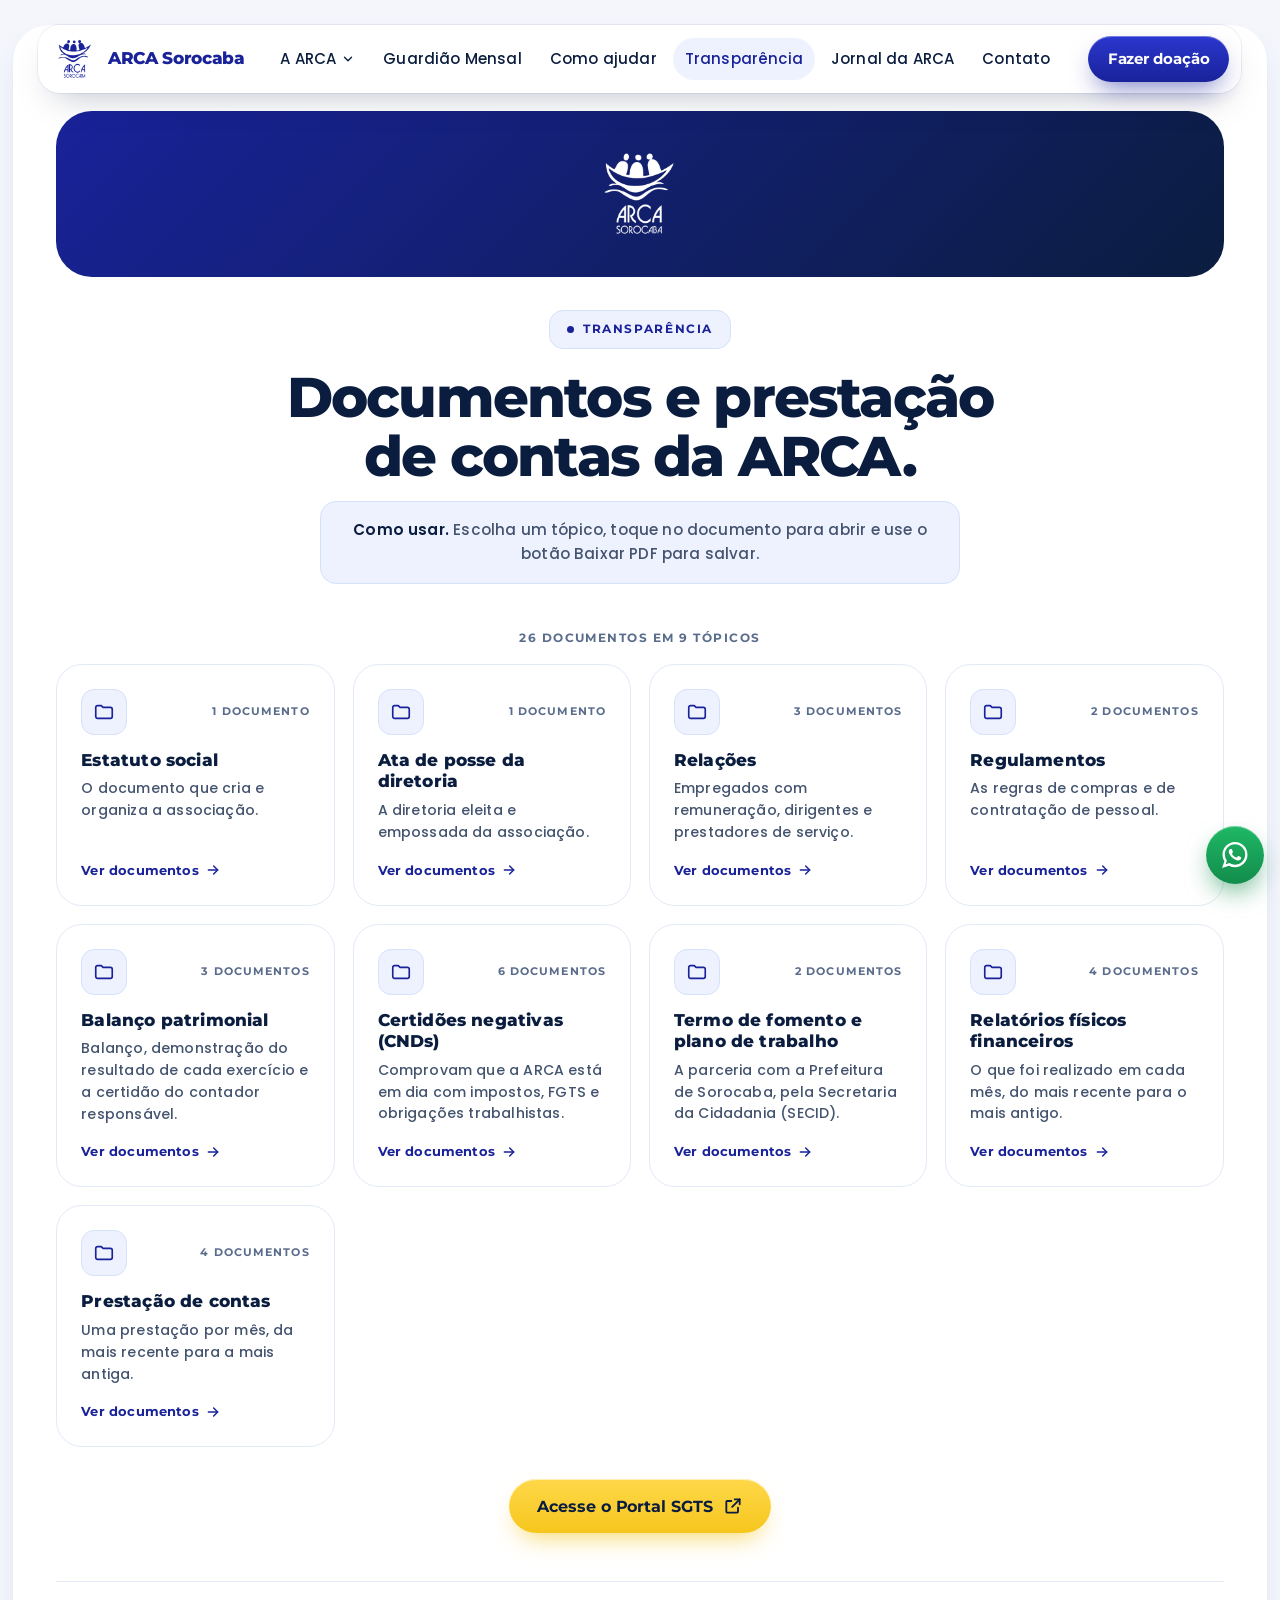
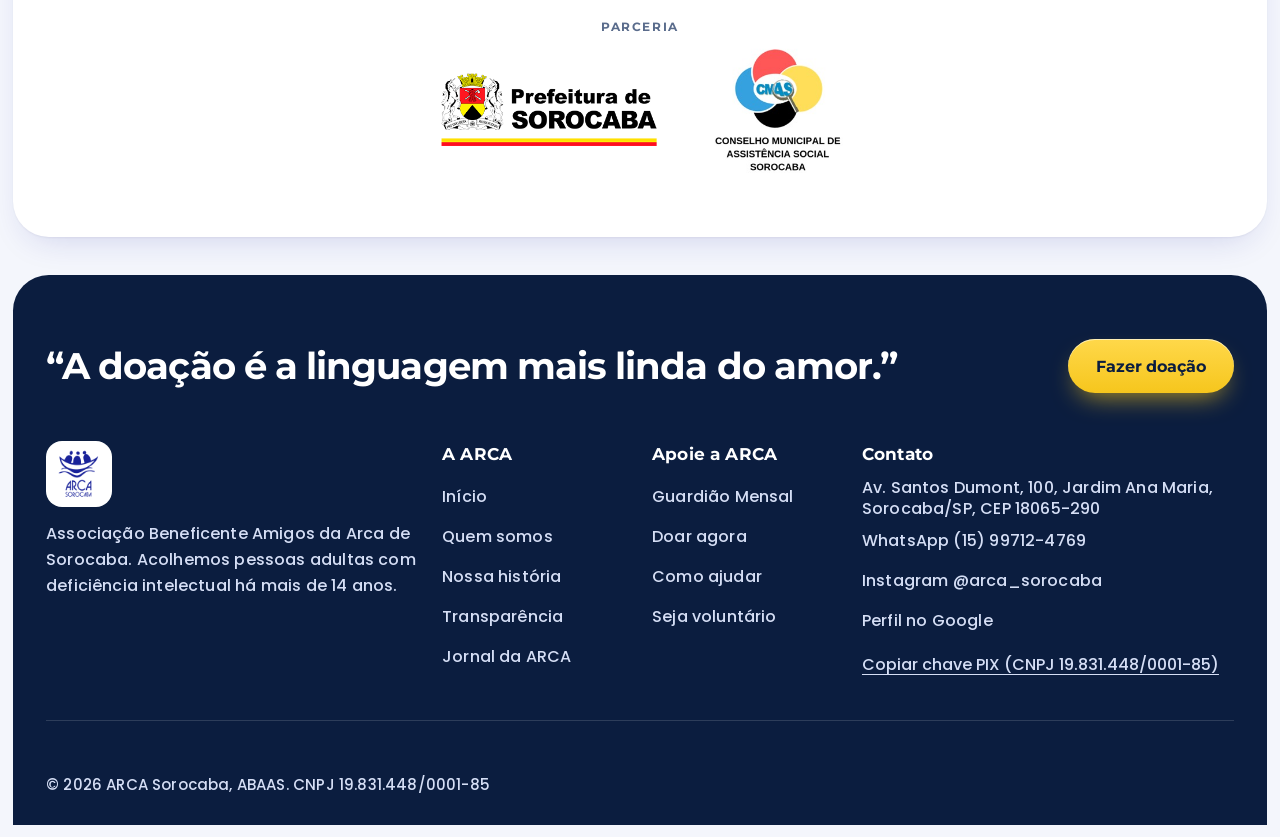
<file: transparencia.html>
<!doctype html>
<html lang="pt-BR">
<head>
<meta charset="utf-8">
<meta name="viewport" content="width=device-width,initial-scale=1">
<title>Transparência | ARCA Sorocaba</title>
<meta name="description" content="Transparência da ARCA Sorocaba: termo de fomento, plano de trabalho, estatuto social, relatórios físicos mensais e prestação de contas, para abrir e baixar em PDF.">
<meta property="og:type" content="website">
<meta property="og:locale" content="pt_BR">
<meta property="og:site_name" content="ARCA Sorocaba">
<meta property="og:title" content="Transparência da ARCA Sorocaba">
<meta property="og:description" content="Termo de fomento, plano de trabalho, relatórios mensais e prestação de contas da ARCA Sorocaba, em PDF.">
<meta property="og:url" content="https://arcasorocaba.com.br/transparencia.html">
<meta property="og:image" content="https://arcasorocaba.com.br/assets/img/og-image.jpg">
<meta property="og:image:width" content="1200">
<meta property="og:image:height" content="630">
<meta property="og:image:alt" content="Abraço entre duas pessoas da comunidade ARCA Sorocaba">
<meta name="twitter:card" content="summary_large_image">
<link rel="canonical" href="https://arcasorocaba.com.br/transparencia.html">
<link rel="apple-touch-icon" href="assets/img/logo.png">
<meta name="format-detection" content="telephone=no">
<script type="application/ld+json">
{"@context":"https://schema.org","@type":"NGO","name":"ARCA Sorocaba","legalName":"Associação Beneficente Amigos da Arca de Sorocaba","taxID":"19.831.448/0001-85","url":"https://arcasorocaba.com.br/","telephone":"+5515997124769","address":{"@type":"PostalAddress","streetAddress":"Av. Santos Dumont, 100, Jardim Ana Maria","addressLocality":"Sorocaba","addressRegion":"SP","postalCode":"18065-290","addressCountry":"BR"}}
</script>
<link rel="icon" type="image/png" href="assets/img/favicon.png">
<link rel="preconnect" href="https://fonts.gstatic.com" crossorigin>
<link href="https://fonts.googleapis.com/css2?family=Poppins:ital,wght@0,400;0,500;0,600;1,400&family=Montserrat:wght@600;700;800&display=swap" rel="stylesheet">
<style>
/* ARCA Sorocaba: site styles
   Recreated from the Claude Design export (project/Site ARCA Sorocaba.dc.html) */

:root{
  --blue:#192299;
  --blue-dark:#141B77;
  --blue-bright:#5960B6;
  --navy:#0B1D3F;
  --page-bg:#071228;
  --tint:#EEF3FF;
  --tint-border:#D6E1FB;
  --soft:#F4F7FE;
  --soft-border:#E2E9F7;
  --body:#4A5B78;
  --muted:#5A6C8C;
  --on-navy:#9FB6E4;
  --on-navy-accent:#7FA0F0;
  --on-navy-muted:#6E86B8;
  --on-navy-line:rgba(255,255,255,.14);
  --r-xl:clamp(14px,1.6vw,24px);
  --r-lg:clamp(12px,1.3vw,18px);
  --r-md:clamp(14px,1.4vw,20px);
  --ease:cubic-bezier(.22,1,.36,1);
}

*,*::before,*::after{box-sizing:border-box}

html{scroll-behavior:smooth;background:var(--page-bg);scrollbar-color:var(--blue) var(--page-bg);scrollbar-width:thin}
body{margin:0;background:var(--page-bg);color:var(--navy);font-family:'Poppins','Segoe UI',sans-serif;font-weight:500;letter-spacing:.01em;-webkit-font-smoothing:antialiased}

::-webkit-scrollbar{width:13px;height:13px}
::-webkit-scrollbar-track{background:var(--page-bg)}
::-webkit-scrollbar-thumb{background:var(--blue);border-radius:14px;border:3px solid var(--page-bg)}
::-webkit-scrollbar-thumb:hover{background:var(--blue-bright)}
::-webkit-scrollbar-corner{background:var(--page-bg)}

img{max-width:100%;display:block}
button{font:inherit}
a{color:var(--blue);text-decoration-thickness:1px;text-underline-offset:3px}
a:hover{color:var(--blue-dark)}
:focus-visible{outline:3px solid var(--blue);outline-offset:3px;border-radius:8px}
::selection{background:var(--blue);color:#fff}
input,textarea{font:inherit;letter-spacing:.01em}

h1,h2,h3{margin:0}
p{margin:0}

.skip-link{position:absolute;left:-9999px;top:0;z-index:99;padding:14px 20px;background:var(--navy);color:#fff;border-radius:0 0 14px 0;text-decoration:none}
.skip-link:focus{left:0}

.page{max-width:1560px;margin-inline:auto;padding:clamp(8px,1vw,18px)}
.card{background:#fff;border-radius:var(--r-xl)}

/* ---------- header ---------- */
.site-header{position:sticky;top:clamp(8px,1vw,18px);z-index:50;margin:0 clamp(8px,1vw,16px);padding:10px clamp(12px,1.6vw,20px);background:rgba(255,255,255,.9);backdrop-filter:blur(16px);border:1px solid var(--soft-border);border-radius:17px;box-shadow:0 10px 30px rgba(7,18,40,.08);display:flex;align-items:center;gap:16px;justify-content:space-between}

.brand{display:flex;align-items:center;gap:12px;text-decoration:none;color:var(--navy);transition:opacity .45s var(--ease);min-width:0}
.brand:hover{opacity:.72}
.brand img{height:46px;width:auto;flex:none}
.brand-text{display:flex;flex-direction:column;line-height:1.15;min-width:0}
.brand-name{font-family:Montserrat,sans-serif;font-weight:800;font-size:.98rem;white-space:nowrap;color:var(--blue);overflow:hidden;text-overflow:ellipsis}
.brand-sub{font-size:.68rem;color:var(--muted);letter-spacing:.14em;text-transform:uppercase;white-space:nowrap;overflow:hidden;text-overflow:ellipsis}

.nav-full{display:flex;align-items:center;gap:2px}
.nav-link{padding:11px 13px;border-radius:12px;font-size:.9rem;text-decoration:none;color:var(--navy);white-space:nowrap;transition:all .45s var(--ease)}
.nav-link:hover{background:var(--tint);color:var(--blue)}
.nav-cta{margin-left:10px;min-height:50px;display:inline-flex;align-items:center;gap:10px;padding:0 22px;border-radius:14px;background:var(--blue);color:#fff;font-family:Montserrat,sans-serif;font-weight:700;font-size:.93rem;text-decoration:none;white-space:nowrap;box-shadow:0 10px 24px rgba(27,69,232,.32);transition:all .45s var(--ease)}
.nav-cta:hover{background:var(--blue-dark);transform:translateY(-2px);box-shadow:0 16px 32px rgba(27,69,232,.42);color:#fff}

.nav-compact{display:none;align-items:center;gap:10px}
.nav-compact-doar{min-height:48px;display:inline-flex;align-items:center;padding:0 20px;border-radius:14px;background:var(--blue);color:#fff;font-family:Montserrat,sans-serif;font-weight:700;font-size:.9rem;text-decoration:none;white-space:nowrap;transition:all .45s var(--ease)}
.nav-compact-doar:hover{background:var(--blue-dark);color:#fff}
.menu-btn{width:48px;height:48px;display:grid;place-items:center;gap:5px;border:1px solid var(--soft-border);border-radius:14px;background:#fff;cursor:pointer;transition:all .45s var(--ease)}
.menu-btn:hover{border-color:var(--blue);background:var(--tint)}
.menu-btn span{display:block;width:19px;height:2px;border-radius:2px;background:var(--navy)}

.mobile-nav{position:sticky;top:78px;z-index:49;margin:10px clamp(8px,1vw,16px) 0;padding:12px;background:#fff;border:1px solid var(--soft-border);border-radius:17px;box-shadow:0 18px 40px rgba(7,18,40,.12);display:none;flex-direction:column;gap:2px}
.mobile-nav.is-open{display:flex}
.mobile-nav a{min-height:54px;display:flex;align-items:center;justify-content:center;border-radius:14px;text-decoration:none;color:var(--navy);font-size:1.02rem;transition:all .45s var(--ease)}
.mobile-nav a:hover{background:var(--tint);color:var(--blue)}

@media (max-width:1120px){
  .nav-full{display:none}
  .nav-compact{display:flex}
}

/* ---------- shared section bits ---------- */
main{display:block}
.section{padding:0 clamp(18px,3.4vw,58px)}
.eyebrow{display:inline-flex;align-items:center;gap:9px;font-family:Montserrat,sans-serif;font-weight:700;font-size:.72rem;letter-spacing:.14em;text-transform:uppercase;color:var(--blue);background:var(--tint);border:1px solid var(--tint-border);padding:9px 17px;border-radius:14px;margin-bottom:18px}
.eyebrow--dot::before{content:"";width:7px;height:7px;border-radius:50%;background:var(--blue)}
.eyebrow--onwhite{background:#fff;border:1px solid var(--tint-border)}
.eyebrow--onnavy{background:rgba(255,255,255,.08);border:none;color:var(--on-navy-accent)}

.h2{font-family:Montserrat,sans-serif;font-weight:800;font-size:clamp(1.7rem,2.7vw,2.5rem);line-height:1.12;letter-spacing:-.02em;color:var(--navy);margin:0 0 16px}
.h2--onnavy{color:#fff}
.lede{font-size:1.06rem;line-height:1.68;color:var(--body);margin:0}

.btn{font-family:Montserrat,sans-serif;font-weight:700;text-decoration:none;cursor:pointer;transition:all .45s var(--ease);white-space:nowrap;border:none;display:inline-flex;align-items:center;justify-content:center}
.btn-primary{min-height:58px;gap:12px;padding:0 30px;border-radius:14px;background:var(--blue);color:#fff;font-size:1.02rem;box-shadow:0 14px 30px rgba(27,69,232,.34)}
.btn-primary:hover{background:var(--blue-dark);transform:translateY(-3px);box-shadow:0 22px 42px rgba(27,69,232,.44);color:#fff}
.btn-secondary{min-height:58px;padding:0 28px;border-radius:14px;background:#fff;border:1px solid var(--tint-border);color:var(--navy);font-size:1.02rem}
.btn-secondary:hover{border-color:var(--blue);background:var(--tint);transform:translateY(-3px);color:var(--blue)}
.btn-icon{width:26px;height:26px;border-radius:50%;background:rgba(255,255,255,.2);display:grid;place-items:center;font-size:.8rem}

/* mobile centering, matching data-c / data-cf / data-cx behavior */
@media (max-width:880px){
  .c-mobile{text-align:center}
  .c-mobile p,.c-mobile h1,.c-mobile h2,.c-mobile h3,.c-mobile .eyebrow{margin-inline:auto}
  .cf-mobile{justify-content:center}
  .cx-mobile{align-items:center}
}
@media (prefers-reduced-motion:reduce){*{animation-duration:.01ms !important;transition-duration:.01ms !important}html{scroll-behavior:auto}}

/* ---------- image slots (static placeholders) ---------- */
.slot{position:relative;display:flex;align-items:center;justify-content:center;text-align:center;padding:18px;background:rgba(11,29,63,.035);border:1.5px dashed var(--tint-border)}
.slot-label{font-size:.86rem;line-height:1.4;color:var(--muted);max-width:24ch}
.slot-label::before{content:"";display:block;width:34px;height:34px;margin:0 auto 10px;border-radius:9px;background:var(--tint);border:1px solid var(--tint-border)}
.slot--onnavy{background:rgba(255,255,255,.04);border-color:rgba(255,255,255,.22)}
.slot--onnavy .slot-label{color:var(--on-navy)}
.slot--onnavy .slot-label::before{background:rgba(255,255,255,.08);border-color:rgba(255,255,255,.2)}
.slot--circle{border-radius:50%}
.slot--contain .slot-label{font-size:.72rem}

/* ---------- hero ---------- */
.hero{padding-top:clamp(10px,1.4vw,22px);padding-bottom:clamp(28px,4vw,58px)}
.hero-grid{display:grid;grid-template-columns:repeat(auto-fit,minmax(min(440px,100%),1fr));gap:clamp(26px,3.5vw,56px);align-items:center}
.hero h1{font-family:Montserrat,sans-serif;font-weight:800;font-size:clamp(2.05rem,3.6vw,3.6rem);line-height:1.06;letter-spacing:-.025em;color:var(--navy);margin:22px 0 20px;max-width:19ch;text-wrap:pretty}
.hero h1 em{color:var(--blue);font-style:normal}
.hero p.intro{font-size:clamp(1.04rem,1.3vw,1.2rem);line-height:1.66;color:var(--body);margin:0 0 30px;max-width:46ch;text-wrap:pretty}
.hero-ctas{display:flex;flex-wrap:wrap;gap:12px}
@media (max-width:520px){
  .hero-ctas{flex-wrap:nowrap;gap:8px}
  .hero-ctas .btn{flex:1;min-width:0;padding:0 12px;font-size:.88rem;white-space:nowrap}
}
.hero-badges{display:flex;flex-wrap:wrap;gap:10px 26px;margin-top:28px}
.hero-badges span{display:inline-flex;align-items:center;gap:9px;font-size:.92rem;color:var(--body)}
.hero-badges span::before{content:"";width:8px;height:8px;border-radius:50%;background:var(--blue);flex:none}
.hero-visual{position:relative;min-height:clamp(360px,44vw,600px);border-radius:clamp(14px,1.4vw,20px);overflow:hidden;background:url('assets/img/hero.jpg') center 30%/cover no-repeat,linear-gradient(155deg,#EEF3FF 0%,#DCE6FF 55%,#C9D8FF 100%) center/cover;border:1px solid var(--tint-border);box-shadow:0 30px 70px rgba(11,29,63,.14)}

@media (max-width:880px){
  .hero-grid{grid-template-columns:minmax(0,1fr)}
  .hero-grid > *{min-width:0}
  .hero-visual{order:-1;min-height:min(78vw,420px)}
}
.hero-visual .slot{position:absolute;inset:0;background:transparent;border:none}

/* ---------- stats ---------- */
.stats{padding:0 clamp(18px,3.4vw,58px) clamp(34px,5vw,72px)}
.stats-panel{background:var(--navy);border-radius:var(--r-md);padding:clamp(24px,3vw,42px);display:grid;grid-template-columns:repeat(auto-fit,minmax(min(190px,100%),1fr));gap:clamp(20px,2.4vw,34px)}
.stat{transition:transform .45s var(--ease)}
.stat:hover{transform:translateY(-4px)}
.stat strong{display:block;font-family:Montserrat,sans-serif;font-weight:800;font-size:clamp(2rem,3vw,2.7rem);line-height:1.02;color:#fff}
.stat span{display:block;margin-top:6px;color:var(--on-navy);font-size:.95rem}

/* ---------- história ---------- */
.historia{padding:0 clamp(18px,3.4vw,58px) clamp(44px,6vw,96px)}
.historia-grid{display:grid;grid-template-columns:repeat(auto-fit,minmax(min(400px,100%),1fr));gap:clamp(26px,3.5vw,56px);align-items:start}
.historia h2{max-width:24ch}
.historia p{font-size:1.05rem;line-height:1.7;color:var(--body);margin:0 0 14px;max-width:56ch;text-wrap:pretty}
.callout{margin-top:26px;padding:20px 24px;background:var(--soft);border:1px solid var(--soft-border);border-radius:12px;text-align:left;transition:all .45s var(--ease)}
.callout:hover{border-color:var(--blue);background:var(--tint)}
.callout-title{display:block;font-family:Montserrat,sans-serif;font-weight:800;font-size:.72rem;letter-spacing:.14em;text-transform:uppercase;color:var(--blue);margin-bottom:8px}
.callout p{margin:0;font-size:1rem;line-height:1.6;color:var(--body)}

.historia-media{display:flex;flex-direction:column;gap:16px}
.historia-photo{position:relative;aspect-ratio:16/10;border-radius:var(--r-lg);overflow:hidden;border:1px solid var(--soft-border);background:var(--soft);transition:all .5s var(--ease)}
.historia-photo:hover{transform:translateY(-6px);box-shadow:0 26px 54px rgba(11,29,63,.16)}
.historia-photo .slot{position:absolute;inset:0;background:transparent;border:none}

.infolist{border:1px solid var(--soft-border);border-radius:var(--r-lg);overflow:hidden}
.infolist-row{display:flex;gap:18px;padding:18px 22px;border-bottom:1px solid var(--soft-border);transition:all .45s var(--ease)}
.infolist-row:last-child{border-bottom:none}
.infolist-row:hover{background:var(--tint);padding-left:28px}
.infolist-row strong{font-family:Montserrat,sans-serif;font-weight:800;color:var(--blue);min-width:96px;font-size:.98rem}
.infolist-row span{font-size:1rem;line-height:1.58;color:var(--body)}

/* ---------- rotina ---------- */
.rotina{padding:0 clamp(18px,3.4vw,58px) clamp(44px,6vw,96px)}
.rotina-head{max-width:760px;margin:0 auto clamp(28px,3.4vw,44px);text-align:center}
.rotina-head p{margin:0 auto 16px;max-width:62ch}
.badge-pill{margin:0 auto;display:inline-block;padding:12px 20px;background:var(--tint);border:1px solid var(--tint-border);border-radius:14px;font-size:.94rem;line-height:1.5;color:var(--blue)}
.badge-pill strong{font-family:Montserrat,sans-serif;font-weight:800}

.rotina-panel{background:var(--navy);border-radius:var(--r-md);overflow:hidden}
.rotina-list{padding:clamp(14px,1.6vw,22px) clamp(14px,1.8vw,26px)}
.rotina-item{display:flex;align-items:center;gap:clamp(14px,1.8vw,26px);padding:clamp(16px,1.8vw,24px) clamp(6px,1vw,14px);border-bottom:1px solid var(--on-navy-line);transition:all .5s var(--ease)}
.rotina-item:hover{background:rgba(255,255,255,.05);padding-left:26px}
.rotina-item:last-child{border-bottom:none}
.rotina-num{flex:none;width:52px;height:52px;border-radius:13px;background:rgba(255,255,255,.08);border:1px solid rgba(255,255,255,.14);display:grid;place-items:center;font-family:Montserrat,sans-serif;font-weight:800;color:var(--on-navy-accent);font-size:.98rem}
.rotina-item strong{display:block;font-family:Montserrat,sans-serif;font-weight:700;font-size:clamp(1.02rem,1.4vw,1.24rem);color:#fff;margin-bottom:5px}
.rotina-item span{font-size:.99rem;line-height:1.55;color:var(--on-navy)}

.rotina-cta{background:var(--blue);padding:clamp(20px,2.4vw,30px) clamp(20px,2.6vw,36px);display:flex;flex-wrap:wrap;gap:18px 26px;align-items:center;justify-content:space-between}
.rotina-cta strong{display:block;font-family:Montserrat,sans-serif;font-weight:700;font-size:clamp(1.1rem,1.6vw,1.4rem);color:#fff;margin-bottom:4px}
.rotina-cta span{font-size:1rem;color:var(--tint-border)}
.rotina-cta .btn{min-height:54px;gap:12px;padding:0 26px;border-radius:14px;background:#fff;color:var(--blue);font-size:1rem}
.rotina-cta .btn:hover{transform:translateY(-3px);box-shadow:0 18px 34px rgba(7,18,40,.28);color:var(--blue-dark)}
.rotina-cta .btn-icon{background:var(--tint)}

/* ---------- nossos espaços ---------- */
.espacos{padding:0 clamp(18px,3.4vw,58px) clamp(44px,6vw,96px)}
.espacos-head{max-width:760px;margin-bottom:clamp(26px,3vw,40px)}
.espacos-head p{max-width:60ch}
.espacos-grid{display:grid;grid-template-columns:repeat(auto-fit,minmax(min(250px,100%),1fr));gap:clamp(14px,1.6vw,22px)}
.espaco-card{margin:0;border:1px solid var(--soft-border);border-radius:var(--r-lg);padding:14px;transition:all .5s var(--ease)}
.espaco-card:hover{transform:translateY(-8px);border-color:var(--blue);box-shadow:0 24px 50px rgba(11,29,63,.14)}
.espaco-photo{position:relative;aspect-ratio:4/3;border-radius:13px;overflow:hidden;background:var(--soft)}
.espaco-photo .slot{position:absolute;inset:0;background:transparent;border:none}
.espaco-card figcaption{padding:16px 6px 6px}
.espaco-card figcaption strong{font-family:Montserrat,sans-serif;font-weight:700;color:var(--navy);display:block;margin-bottom:5px}
.espaco-card figcaption span{font-size:.95rem;line-height:1.55;color:var(--body)}

/* ---------- depoimentos ---------- */
.depoimentos{margin:0 clamp(8px,1vw,16px) clamp(12px,1.4vw,20px);padding:clamp(40px,5vw,86px) clamp(16px,2.6vw,48px);background:var(--soft);border-radius:var(--r-md)}
.depoimentos-head{max-width:780px;margin:0 auto clamp(26px,3vw,40px);text-align:center}
.depoimentos-head p{margin:0 auto 16px;max-width:60ch}
.depoimentos-carousel{position:relative}
.depoimentos-track{display:flex;gap:clamp(14px,1.6vw,22px);overflow-x:auto;scroll-snap-type:x mandatory;scroll-behavior:smooth;scrollbar-width:none;-ms-overflow-style:none;padding:4px 4px 8px}
.depoimentos-track::-webkit-scrollbar{display:none}
.depoimento-card{scroll-snap-align:start;flex:0 0 calc((100% - 2*clamp(14px,1.6vw,22px))/3);min-width:250px;background:#fff;border:1px solid var(--soft-border);border-radius:var(--r-lg);padding:clamp(22px,2.4vw,30px);display:flex;flex-direction:column;gap:12px;transition:all .5s var(--ease)}
.depoimento-card:hover{transform:translateY(-8px);border-color:var(--blue);box-shadow:0 24px 50px rgba(11,29,63,.12)}
.depoimento-stars{color:#F5A623;font-size:1rem;letter-spacing:2px}
.depoimentos-nav{display:flex;justify-content:center;gap:12px;margin-top:24px}
.depoimentos-arrow{width:46px;height:46px;border-radius:14px;border:1px solid var(--soft-border);background:#fff;cursor:pointer;display:grid;place-items:center;font-size:1.15rem;color:var(--navy);transition:all .3s var(--ease)}
.depoimentos-arrow:hover{border-color:var(--blue);color:var(--blue);background:var(--tint)}
@media (max-width:880px){
  .depoimento-card{flex:0 0 84%}
}
.depoimento-avatar{width:70px;height:70px;border-radius:50%;overflow:hidden;position:relative;flex:none;background:var(--tint)}
.depoimento-avatar .slot{position:absolute;inset:0;background:transparent;border:none}
.depoimento-quote{margin:0;font-size:1.05rem;line-height:1.62;color:var(--navy)}
.depoimento-who{margin-top:auto}
.depoimento-who strong{font-family:Montserrat,sans-serif;font-weight:700;color:var(--blue);display:block;font-size:.98rem}
.depoimento-who span{font-size:.9rem;color:var(--body)}

/* ---------- transparência ---------- */
.transparencia{padding:clamp(44px,6vw,96px) clamp(18px,3.4vw,58px)}
.transparencia-grid{display:grid;grid-template-columns:repeat(auto-fit,minmax(min(400px,100%),1fr));gap:clamp(26px,3.5vw,56px);align-items:start;margin-bottom:clamp(24px,3vw,40px)}
.transparencia h2{max-width:20ch}
.transparencia-intro{font-size:1.05rem;line-height:1.7;color:var(--body);margin:0 0 26px;max-width:54ch}
.transparencia-photo{position:relative;aspect-ratio:16/11;border-radius:var(--r-lg);overflow:hidden;border:1px solid var(--soft-border);background:linear-gradient(150deg,#EEF3FF,#DCE6FF);transition:all .5s var(--ease)}
.transparencia-photo:hover{transform:translateY(-6px);box-shadow:0 26px 54px rgba(11,29,63,.16)}
.transparencia-photo .slot{position:absolute;inset:0;background:transparent;border:none}

.destino-row{display:flex;gap:18px;align-items:flex-start;padding:20px 18px;border:1px solid var(--soft-border);border-radius:12px;margin-bottom:12px;transition:all .5s var(--ease)}
.destino-row:hover{border-color:var(--blue);background:var(--soft);transform:translateX(6px)}
.destino-num{flex:none;width:46px;height:46px;border-radius:14px;background:var(--tint);color:var(--blue);display:grid;place-items:center;font-family:Montserrat,sans-serif;font-weight:800;font-size:.92rem}
.destino-row strong{display:block;font-family:Montserrat,sans-serif;font-weight:700;color:var(--navy);font-size:1.06rem;margin-bottom:5px}
.destino-row span{font-size:.99rem;line-height:1.58;color:var(--body)}
.transparencia-note{margin:18px 0 0;padding:16px 20px;background:var(--tint);border:1px solid var(--tint-border);border-radius:14px;font-size:.97rem;line-height:1.6;color:var(--blue)}

.transparencia-cards{display:grid;grid-template-columns:repeat(auto-fit,minmax(min(340px,100%),1fr));gap:clamp(16px,2vw,24px)}
.doc-card{border:1px solid var(--soft-border);border-radius:var(--r-lg);padding:clamp(22px,2.6vw,32px)}
.doc-card h3{font-family:Montserrat,sans-serif;font-weight:800;font-size:1.22rem;color:var(--navy);margin:0 0 8px}
.doc-card > p{margin:0 0 18px;font-size:.97rem;line-height:1.6;color:var(--body)}
.doc-list{display:flex;flex-direction:column;gap:10px}
.doc-row{min-height:58px;display:flex;align-items:center;justify-content:space-between;gap:14px;padding:14px 18px;border:1px solid var(--soft-border);border-radius:12px;transition:all .45s var(--ease)}
.doc-row:hover{border-color:var(--blue);background:var(--soft)}
.doc-row span:first-child{color:var(--navy);font-size:1rem}
.doc-status{font-family:Montserrat,sans-serif;font-weight:700;font-size:.72rem;letter-spacing:.1em;text-transform:uppercase;color:var(--blue);background:var(--tint);padding:6px 12px;border-radius:14px;white-space:nowrap}

.responsaveis-card{background:var(--navy);border-radius:var(--r-lg);padding:clamp(22px,2.6vw,32px);color:#fff}
.responsaveis-card h3{font-family:Montserrat,sans-serif;font-weight:800;font-size:1.22rem;color:#fff;margin:0 0 8px}
.responsaveis-card > p{margin:0 0 20px;color:var(--on-navy);font-size:.99rem;line-height:1.6}
.responsavel-row{display:flex;justify-content:space-between;gap:14px;padding:15px 4px;border-bottom:1px solid var(--on-navy-line);transition:all .45s var(--ease)}
.responsavel-row:last-child{border-bottom:none}
.responsavel-row:hover{padding-left:12px;background:rgba(255,255,255,.04)}
.responsavel-row span:first-child{color:#fff}
.responsavel-row span:last-child{color:var(--on-navy-accent);font-family:Montserrat,sans-serif;font-weight:700;font-size:.86rem}

/* ---------- como ajudar ---------- */
.ajudar{margin:0 clamp(8px,1vw,16px) clamp(12px,1.4vw,20px);padding:clamp(40px,5vw,86px) clamp(16px,2.6vw,48px);background:var(--soft);border-radius:var(--r-md)}
.ajudar-head{max-width:780px;margin:0 auto clamp(28px,3.4vw,44px);text-align:center}
.ajudar-head p{margin:0 auto;max-width:60ch}
.ajudar-cards{display:grid;grid-template-columns:repeat(auto-fit,minmax(min(280px,100%),1fr));gap:clamp(14px,1.6vw,22px);margin-bottom:clamp(28px,3.4vw,48px)}
.ajudar-card{background:#fff;border:1px solid var(--soft-border);border-radius:var(--r-lg);padding:clamp(24px,2.6vw,32px);display:flex;flex-direction:column;gap:14px;transition:all .5s var(--ease)}
.ajudar-card:hover{transform:translateY(-8px);border-color:var(--blue);box-shadow:0 24px 50px rgba(11,29,63,.12)}
.ajudar-card.dark{background:var(--navy);border-color:var(--navy)}
.ajudar-card.dark:hover{box-shadow:0 24px 50px rgba(11,29,63,.24)}
.ajudar-num{width:50px;height:50px;border-radius:12px;background:var(--tint);color:var(--blue);display:grid;place-items:center;font-family:Montserrat,sans-serif;font-weight:800;font-size:.95rem}
.ajudar-card.dark .ajudar-num{background:var(--blue);color:#fff}
.ajudar-card h3{font-family:Montserrat,sans-serif;font-weight:800;font-size:1.28rem;color:var(--navy);margin:2px 0 0}
.ajudar-card.dark h3{color:#fff}
.ajudar-card p{margin:0;font-size:1rem;line-height:1.62;color:var(--body)}
.ajudar-card.dark p{color:var(--on-navy)}
.ajudar-card .btn{margin-top:auto;min-height:54px;padding:0 24px;border-radius:14px}
.btn-outline-navy{border:1px solid var(--navy);color:var(--navy);background:transparent}
.btn-outline-navy:hover{background:var(--navy);color:#fff;transform:translateY(-2px)}
.btn-blue{min-height:58px;padding:0 30px;border-radius:14px;font-size:1.02rem;gap:10px;background:var(--blue);color:#fff}
.btn-blue:hover{background:var(--blue-bright);color:#fff;transform:translateY(-2px)}

.doar{scroll-margin-top:110px;background:#fff;border:1px solid var(--soft-border);border-radius:var(--r-md);padding:clamp(22px,3vw,44px);display:grid;grid-template-columns:repeat(auto-fit,minmax(min(320px,100%),1fr));gap:clamp(24px,3vw,44px)}
.doar h3{font-family:Montserrat,sans-serif;font-weight:800;font-size:clamp(1.4rem,2.1vw,1.95rem);line-height:1.18;letter-spacing:-.015em;color:var(--navy);margin:0 0 12px;max-width:24ch}
.doar-desc{margin:0 0 26px;font-size:1.03rem;line-height:1.65;color:var(--body);max-width:52ch}
.doar-step-label{display:block;font-family:Montserrat,sans-serif;font-weight:700;font-size:.74rem;letter-spacing:.14em;text-transform:uppercase;color:var(--muted);margin-bottom:12px}
.doar-options{display:flex;gap:10px;margin-bottom:26px;flex-wrap:wrap}
.doar-values{display:flex;gap:10px;flex-wrap:wrap;margin-bottom:18px}
.opt-btn{position:relative;min-height:54px;flex:1 1 140px;padding:0 20px;border:1px solid var(--soft-border);border-radius:12px;background:#fff;color:var(--navy);font-family:Montserrat,sans-serif;font-weight:700;cursor:pointer;transition:all .45s var(--ease);font-size:1rem}
.opt-btn:hover{border-color:var(--blue);background:var(--soft)}
.doar-values .opt-btn{flex:1 1 100px;font-size:1.02rem}
.opt-btn.is-active{border-color:var(--blue);box-shadow:inset 0 0 0 1.5px var(--blue)}
.impacto-text{margin:0;padding:16px 20px;background:var(--tint);border:1px solid var(--tint-border);border-radius:13px;font-size:1rem;line-height:1.58;color:var(--blue)}

.pix-card{background:var(--navy);border-radius:var(--r-lg);padding:clamp(22px,2.6vw,32px);color:#fff;display:flex;flex-direction:column;gap:16px}
.pix-step-label{font-family:Montserrat,sans-serif;font-weight:700;font-size:.74rem;letter-spacing:.14em;text-transform:uppercase;color:var(--on-navy-accent)}
.pix-key{background:#fff;border-radius:13px;padding:16px 18px}
.pix-key-label{display:block;font-size:.74rem;letter-spacing:.12em;text-transform:uppercase;color:var(--muted);font-family:Montserrat,sans-serif;font-weight:700;margin-bottom:7px}
.pix-key-value{display:block;font-family:Montserrat,sans-serif;font-weight:800;font-size:clamp(1.06rem,1.7vw,1.32rem);color:var(--navy);word-break:break-all}
.pix-copy-btn{min-height:58px;border:none;border-radius:14px;background:var(--blue);color:#fff;font-family:Montserrat,sans-serif;font-weight:700;font-size:1.02rem;cursor:pointer;transition:all .45s var(--ease)}
.pix-copy-btn:hover{background:var(--blue-bright);transform:translateY(-2px);box-shadow:0 16px 32px rgba(27,69,232,.4)}
.pix-copied{margin:0;padding:15px 18px;background:rgba(62,102,255,.16);border:1px solid rgba(127,160,240,.45);border-radius:13px;color:var(--tint-border);font-size:.98rem;line-height:1.55;display:none}
.pix-copied.is-visible{display:block}
.pix-footer{border-top:1px solid var(--on-navy-line);padding-top:18px;margin-top:auto}
.pix-footer p{margin:0 0 12px;color:var(--on-navy);font-size:.96rem;line-height:1.58}
.pix-footer a{display:inline-flex;align-items:center;gap:8px;color:var(--on-navy-accent);font-family:Montserrat,sans-serif;font-weight:700;font-size:.97rem;text-decoration:none;transition:all .45s var(--ease)}
.pix-footer a:hover{color:#fff;gap:14px}

/* ---------- voluntariado ---------- */
.voluntariado{padding:clamp(44px,6vw,96px) clamp(18px,3.4vw,58px)}
.voluntariado-grid{display:grid;grid-template-columns:repeat(auto-fit,minmax(min(360px,100%),1fr));gap:clamp(26px,3.5vw,56px);align-items:start}
.voluntariado h2{max-width:26ch}
.voluntariado-intro{font-size:1.05rem;line-height:1.68;color:var(--body);margin:0 0 28px;max-width:52ch}
.steps{display:flex;flex-direction:column;gap:12px;text-align:left}
.step{display:flex;gap:18px;align-items:flex-start;padding:18px;border:1px solid var(--soft-border);border-radius:14px;transition:all .5s var(--ease)}
.step:hover{border-color:var(--blue);background:var(--soft);transform:translateX(6px)}
.step-num{flex:none;width:42px;height:42px;border-radius:13px;background:var(--navy);color:#fff;display:grid;place-items:center;font-family:Montserrat,sans-serif;font-weight:800}
.step strong{display:block;font-family:Montserrat,sans-serif;font-weight:700;color:var(--navy);margin-bottom:3px}
.step span{font-size:.99rem;color:var(--body);line-height:1.58}

.volunteer-panel{background:var(--soft);border:1px solid var(--soft-border);border-radius:clamp(14px,1.4vw,20px);padding:clamp(24px,2.8vw,36px)}
.volunteer-panel h3{font-family:Montserrat,sans-serif;font-weight:800;font-size:1.32rem;color:var(--navy);margin:0 0 20px}
.field{display:block;margin-bottom:16px}
.field span{display:block;font-family:Montserrat,sans-serif;font-weight:700;font-size:.86rem;color:var(--navy);margin-bottom:8px}
.field input{width:100%;min-height:56px;padding:0 18px;border:1px solid var(--tint-border);border-radius:12px;background:#fff;color:var(--navy);font-size:1.02rem;transition:all .45s var(--ease)}
.field input:hover,.field input:focus{border-color:var(--blue)}
.chips-label{display:block;font-family:Montserrat,sans-serif;font-weight:700;font-size:.86rem;color:var(--navy);margin-bottom:10px}
.chips{display:flex;gap:9px;flex-wrap:wrap;margin-bottom:24px}
.chip{min-height:48px;display:inline-flex;align-items:center;padding:0 20px;border:1px solid var(--tint-border);border-radius:14px;background:#fff;font-size:.97rem;cursor:pointer;transition:all .45s var(--ease)}
.chip:hover,.chip.is-selected{border-color:var(--blue);background:var(--tint);color:var(--blue)}
.submit-btn{width:100%;min-height:58px;border:none;border-radius:14px;background:var(--navy);color:#fff;font-family:Montserrat,sans-serif;font-weight:700;font-size:1.04rem;cursor:pointer;transition:all .45s var(--ease)}
.submit-btn:hover{background:var(--blue);transform:translateY(-2px);box-shadow:0 16px 32px rgba(27,69,232,.34)}
.field-note{margin:14px 0 0;font-size:.9rem;color:var(--muted);line-height:1.55}

.volunteer-confirm{display:none;flex-direction:column;gap:16px;padding:10px 0}
.volunteer-confirm.is-visible{display:flex}
.volunteer-form.is-hidden{display:none}
.confirm-check{width:58px;height:58px;border-radius:50%;background:var(--blue);color:#fff;display:grid;place-items:center;font-family:Montserrat,sans-serif;font-weight:800;font-size:1.5rem}
.volunteer-confirm h3{font-family:Montserrat,sans-serif;font-weight:800;font-size:1.32rem;color:var(--navy);margin:0}
.volunteer-confirm p{margin:0;font-size:1.04rem;line-height:1.62;color:var(--body)}
.confirm-again{align-self:flex-start;min-height:54px;padding:0 24px;border:1px solid var(--navy);border-radius:14px;background:transparent;color:var(--navy);font-family:Montserrat,sans-serif;font-weight:700;cursor:pointer;transition:all .45s var(--ease)}
.confirm-again:hover{background:var(--navy);color:#fff}

/* ---------- empresas ---------- */
.empresas{margin:0 clamp(8px,1vw,16px) clamp(12px,1.4vw,20px);padding:clamp(40px,5vw,86px) clamp(16px,2.6vw,48px);background:var(--soft);border-radius:var(--r-md)}
.empresas-grid{display:grid;grid-template-columns:repeat(auto-fit,minmax(min(340px,100%),1fr));gap:clamp(26px,3.5vw,52px);align-items:center;margin-bottom:clamp(32px,4vw,52px)}
.empresas h2{max-width:22ch}
.empresas-intro{font-size:1.05rem;line-height:1.68;color:var(--body);margin:0 0 26px;max-width:52ch}
.empresas-ctas{display:flex;flex-wrap:wrap;gap:12px}
.empresas-ctas .btn{min-height:56px}
.empresas-ctas .btn-blue{padding:0 28px}
.empresas-ctas .btn-secondary{padding:0 26px;min-height:56px}
.empresas-list{display:grid;gap:12px}
.empresa-item{background:#fff;border:1px solid var(--soft-border);border-radius:12px;padding:22px 24px;transition:all .5s var(--ease)}
.empresa-item:hover{border-color:var(--blue);transform:translateX(6px)}
.empresa-item strong{display:block;font-family:Montserrat,sans-serif;font-weight:800;color:var(--navy);font-size:1.06rem;margin-bottom:6px}
.empresa-item span{font-size:.99rem;color:var(--body);line-height:1.58}

.mural-label{display:block;text-align:center;font-family:Montserrat,sans-serif;font-weight:700;font-size:.74rem;letter-spacing:.14em;text-transform:uppercase;color:var(--muted);margin-bottom:8px}
.mural-sub{text-align:center;margin:0 auto 22px;font-size:.96rem;color:var(--body);max-width:48ch}
.mural-grid{display:grid;grid-template-columns:repeat(auto-fit,minmax(min(160px,100%),1fr));gap:12px}
.mural-logo{position:relative;height:96px;background:#fff;border:1px solid var(--soft-border);border-radius:14px;overflow:hidden;transition:all .5s var(--ease)}
.mural-logo:hover{border-color:var(--blue);transform:translateY(-5px)}
.mural-logo .slot{position:absolute;inset:0;background:transparent;border:none}

/* ---------- perguntas ---------- */
.perguntas{padding:clamp(44px,6vw,96px) clamp(18px,3.4vw,58px)}
.perguntas-inner{max-width:900px;margin-inline:auto}
.perguntas-head{text-align:center;margin-bottom:clamp(26px,3vw,42px)}
.perguntas-head p{margin:0 auto;max-width:56ch}
.faq-list{display:flex;flex-direction:column;gap:10px}
.faq-item{border:1px solid var(--soft-border);border-radius:12px;overflow:hidden;transition:all .45s var(--ease)}
.faq-item:hover{border-color:var(--blue)}
.faq-q{width:100%;min-height:70px;display:flex;align-items:center;justify-content:space-between;gap:18px;padding:18px 22px;background:transparent;border:none;text-align:left;cursor:pointer;transition:all .45s var(--ease)}
.faq-q:hover{background:var(--soft)}
.faq-q span:first-child{font-family:Montserrat,sans-serif;font-weight:700;font-size:1.05rem;color:var(--navy)}
.faq-sign{flex:none;width:36px;height:36px;border-radius:50%;background:var(--tint);color:var(--blue);display:grid;place-items:center;font-family:Montserrat,sans-serif;font-weight:800}
.faq-a{margin:0;padding:0 22px 24px;font-size:1.03rem;line-height:1.68;color:var(--body);max-width:70ch;display:none}
.faq-item.is-open .faq-a{display:block}

/* ---------- visitar ---------- */
.visitar{margin:0 clamp(8px,1vw,16px) clamp(8px,1vw,16px);padding:clamp(40px,5vw,86px) clamp(16px,2.6vw,48px);background:var(--navy);border-radius:var(--r-md)}
.visitar-grid{display:grid;grid-template-columns:repeat(auto-fit,minmax(min(340px,100%),1fr));gap:clamp(26px,3.5vw,52px);align-items:start}
.visitar h2{font-size:clamp(1.75rem,2.9vw,2.7rem);line-height:1.1;max-width:20ch;color:#fff}
.visitar h2 em{color:var(--on-navy-accent);font-style:normal}
.visitar-intro{font-size:1.05rem;line-height:1.68;color:var(--on-navy);margin:0 0 24px;max-width:50ch}
.visitar-note{margin:0 0 28px;padding:14px 20px;background:rgba(62,102,255,.16);border:1px solid rgba(127,160,240,.4);border-radius:13px;font-size:.96rem;line-height:1.58;color:var(--tint-border);text-align:left}
.visitar-note strong{font-family:Montserrat,sans-serif;font-weight:800}
.visitar-info{display:grid;gap:0;margin-bottom:30px;text-align:left}
.visitar-row{padding:16px 4px;border-bottom:1px solid var(--on-navy-line);transition:all .45s var(--ease)}
.visitar-row:last-child{border-bottom:none}
.visitar-row:hover{padding-left:14px;background:rgba(255,255,255,.04)}
.visitar-row span:first-child{display:block;font-family:Montserrat,sans-serif;font-weight:700;font-size:.72rem;letter-spacing:.14em;text-transform:uppercase;color:var(--on-navy-accent);margin-bottom:6px}
.visitar-row span:last-child{color:#fff;font-size:1.03rem;line-height:1.5}
.visitar-ctas{display:flex;flex-wrap:wrap;gap:12px}
.btn-white{min-height:58px;padding:0 30px;border-radius:14px;font-size:1.02rem;gap:12px;background:#fff;color:var(--blue)}
.btn-white:hover{background:#fff;transform:translateY(-3px);box-shadow:0 18px 34px rgba(7,18,40,.28);color:var(--blue-dark)}
.btn-navy-outline{min-height:58px;padding:0 28px;border-radius:14px;font-size:1.02rem;border:1px solid rgba(255,255,255,.34);color:#fff;background:transparent}
.btn-navy-outline:hover{border-color:#fff;background:rgba(255,255,255,.08);transform:translateY(-3px);color:#fff}
.visitar-photo{position:relative;aspect-ratio:4/3;border-radius:var(--r-lg);overflow:hidden;border:1px solid rgba(255,255,255,.2);background:rgba(255,255,255,.05);transition:all .5s var(--ease)}
.visitar-photo:hover{transform:translateY(-6px);box-shadow:0 26px 54px rgba(0,0,0,.3)}
.visitar-photo .slot{position:absolute;inset:0;background:transparent;border:none}

/* ---------- footer ---------- */
.site-footer{padding:clamp(36px,4.6vw,64px) clamp(18px,3.4vw,50px) clamp(24px,3vw,36px);color:var(--on-navy)}
.footer-grid{display:grid;grid-template-columns:repeat(auto-fit,minmax(min(230px,100%),1fr));gap:clamp(26px,3vw,40px);padding-bottom:32px;border-bottom:1px solid var(--on-navy-line)}
.footer-brand img{height:66px;width:auto;margin-bottom:18px}
.footer-brand p{margin:0;font-size:.97rem;line-height:1.62;color:#8CA3D4;max-width:32ch}
.footer-nav h3{font-family:Montserrat,sans-serif;font-weight:800;color:#fff;font-size:1rem;margin:0 0 16px}
.footer-links{display:flex;flex-direction:column;gap:11px}
.footer-links a{color:var(--on-navy);text-decoration:none;font-size:.98rem;transition:all .45s var(--ease)}
.footer-links a:hover{color:#fff;transform:translateX(4px)}
.footer-links span{color:var(--on-navy-muted);font-size:.98rem}
.footer-bottom{padding-top:24px;display:flex;flex-wrap:wrap;gap:12px 30px;justify-content:space-between;align-items:center}
.footer-bottom p{margin:0;font-size:.9rem;color:var(--on-navy-muted)}
.footer-bottom p.legal{max-width:46ch}

/* ---------- WhatsApp float ---------- */
.whatsapp-float{position:fixed;right:34px;bottom:20px;width:60px;height:60px;border-radius:50%;background:linear-gradient(180deg,#2fe373 0%,#25D366 55%,#1a9c4e 100%);display:grid;place-items:center;box-shadow:0 14px 32px rgba(7,18,40,.3),inset 0 1px 0 rgba(255,255,255,.4),0 0 0 0 rgba(37,211,102,.55);z-index:90;transition:all .35s var(--ease);animation:whatsappPulse 2s ease-out infinite}
.whatsapp-float:hover{transform:translateY(-4px) scale(1.06);animation-play-state:paused;box-shadow:0 20px 40px rgba(7,18,40,.36),inset 0 1px 0 rgba(255,255,255,.4)}
.whatsapp-float:active{transform:translateY(1px) scale(1.02);animation-play-state:paused;box-shadow:0 10px 22px rgba(7,18,40,.3),inset 0 1px 0 rgba(255,255,255,.4)}
@keyframes whatsappPulse{
  0%{box-shadow:0 14px 32px rgba(7,18,40,.3),inset 0 1px 0 rgba(255,255,255,.4),0 0 0 0 rgba(37,211,102,.55)}
  70%{box-shadow:0 14px 32px rgba(7,18,40,.3),inset 0 1px 0 rgba(255,255,255,.4),0 0 0 14px rgba(37,211,102,0)}
  100%{box-shadow:0 14px 32px rgba(7,18,40,.3),inset 0 1px 0 rgba(255,255,255,.4),0 0 0 0 rgba(37,211,102,0)}
}
@media (prefers-reduced-motion:reduce){.whatsapp-float{animation:none}}
.whatsapp-float svg{width:30px;height:30px;display:block}
@media (max-width:600px){.whatsapp-float{right:26px;bottom:14px;width:54px;height:54px}.whatsapp-float svg{width:27px;height:27px}}


/* ---------- blog ---------- */
.blog-hero{padding-top:clamp(22px,2.6vw,36px);padding-bottom:6px}
.blog-hero .lede{max-width:64ch}
@media (max-width:680px){.blog-hero .lede{font-size:.95rem;line-height:1.6}}
.blog-hero .c-mobile{text-align:center;max-width:980px;margin-inline:auto}
.blog-hero .c-mobile .lede,.blog-hero .c-mobile .blog-notice{margin-inline:auto}
.topic-menu .docs-count{text-align:center}
.blog-notice{margin:16px 0 0;padding:16px 20px;background:var(--tint);border:1px solid var(--tint-border);border-radius:var(--r-md);color:var(--body);font-size:.95rem;line-height:1.6;max-width:64ch}
.blog-notice strong{color:var(--navy)}
.posts-grid{display:grid;grid-template-columns:repeat(auto-fit,minmax(min(260px,100%),320px));gap:clamp(20px,2.4vw,30px);margin-top:clamp(28px,3vw,40px);padding-bottom:clamp(40px,5vw,70px)}
.post-card{display:flex;flex-direction:column;background:#fff;border:1px solid var(--soft-border);border-radius:var(--r-xl);overflow:hidden;transition:all .45s var(--ease)}
.post-card:hover{transform:translateY(-4px);box-shadow:0 22px 44px rgba(7,18,40,.14);border-color:var(--tint-border)}
.post-thumb{position:relative;aspect-ratio:1080/1350;background:linear-gradient(135deg,var(--blue) 0%,var(--blue-bright) 100%);display:flex;align-items:flex-end;padding:16px}
.post-tag{display:inline-flex;padding:6px 14px;border-radius:999px;background:rgba(255,255,255,.22);color:#fff;font-family:Montserrat,sans-serif;font-weight:700;font-size:.76rem;letter-spacing:.02em;text-transform:uppercase}
.post-example-badge{position:absolute;top:14px;right:14px;background:#fff;color:var(--navy);font-family:Montserrat,sans-serif;font-weight:700;font-size:.7rem;padding:4px 10px;border-radius:999px}
.post-body{padding:22px 22px 24px;display:flex;flex-direction:column;gap:10px;flex:1}
.post-date{font-size:.82rem;color:var(--muted);font-weight:600}
.post-title{font-family:Montserrat,sans-serif;font-weight:800;font-size:1.14rem;line-height:1.32;color:var(--navy)}
.post-excerpt{font-size:.94rem;line-height:1.58;color:var(--body);flex:1}
.post-link{display:inline-flex;align-items:center;gap:8px;font-family:Montserrat,sans-serif;font-weight:700;font-size:.92rem;color:var(--blue);text-decoration:none}
.post-link:hover{color:var(--blue-dark);gap:12px}
.blog-empty{margin-top:clamp(28px,3vw,40px);padding:clamp(24px,3vw,34px);background:var(--soft);border:1px dashed var(--soft-border);border-radius:var(--r-xl);color:var(--body);font-size:.96rem;line-height:1.62;max-width:64ch}

a.post-card{text-decoration:none;cursor:pointer}
.post-card[aria-disabled="true"]{cursor:default}

/* ---------- newsletter ---------- */
.newsletter-card{background:linear-gradient(135deg,var(--navy) 0%,#132b5c 100%);border-radius:var(--r-xl);padding:clamp(26px,3.6vw,44px);display:flex;flex-wrap:wrap;gap:clamp(20px,3vw,32px);align-items:center;justify-content:space-between;margin-top:clamp(24px,3vw,34px)}
.newsletter-copy{flex:1 1 280px;min-width:0}
.newsletter-copy h2{font-family:Montserrat,sans-serif;font-weight:800;font-size:clamp(1.2rem,2vw,1.5rem);color:#fff;margin:0 0 8px}
.newsletter-copy p{color:var(--on-navy);font-size:.96rem;line-height:1.58;margin:0;max-width:46ch}
.newsletter-form{flex:1 1 320px;min-width:0;display:flex;flex-direction:column;gap:10px}
.newsletter-row{display:flex;flex-wrap:wrap;gap:10px}
.newsletter-row input{flex:1 1 160px;min-width:0;min-height:50px;border-radius:12px;border:1px solid var(--on-navy-line);background:rgba(255,255,255,.08);color:#fff;padding:0 16px;font-family:'Poppins',sans-serif;font-size:.94rem}
.newsletter-row input::placeholder{color:var(--on-navy-muted)}
.newsletter-row input:focus{outline:2px solid var(--blue-bright);outline-offset:1px;background:rgba(255,255,255,.13)}
.newsletter-form button{min-height:50px;border:none;border-radius:12px;background:var(--blue);color:#fff;font-family:Montserrat,sans-serif;font-weight:700;font-size:.94rem;cursor:pointer;transition:all .35s var(--ease)}
.newsletter-form button:hover{background:var(--blue-dark);transform:translateY(-2px)}
.newsletter-form button:disabled{opacity:.7;cursor:default;transform:none}
.newsletter-msg{font-size:.86rem;line-height:1.5;min-height:0}
.newsletter-msg.is-success{color:#8FE3AC}
.newsletter-msg.is-error{color:#FFB4AC}

/* ---------- post detail ---------- */
.post-detail{padding-top:clamp(30px,4vw,54px);padding-bottom:clamp(40px,5vw,70px)}
.post-detail-back{display:inline-flex;align-items:center;gap:8px;font-family:Montserrat,sans-serif;font-weight:700;font-size:.9rem;color:var(--blue);text-decoration:none;margin-bottom:22px}
.post-detail-back:hover{gap:12px;color:var(--blue-dark)}
.post-detail-tag{display:inline-flex;padding:6px 14px;border-radius:999px;background:var(--tint);color:var(--blue);font-family:Montserrat,sans-serif;font-weight:700;font-size:.76rem;letter-spacing:.02em;text-transform:uppercase;margin-bottom:14px}
.post-detail-date{display:block;font-size:.86rem;color:var(--muted);font-weight:600;margin-bottom:10px}
.post-detail-title{font-family:Montserrat,sans-serif;font-weight:800;font-size:clamp(1.6rem,3vw,2.3rem);line-height:1.16;color:var(--navy);margin:0 0 22px;max-width:26ch}
.post-detail-image{width:100%;border-radius:var(--r-xl);margin-bottom:26px;display:block;object-fit:cover;max-height:440px}
.post-detail-body{font-size:1.04rem;line-height:1.75;color:var(--body);white-space:pre-wrap;max-width:72ch}
.post-detail-loading,.post-detail-error{color:var(--body);font-size:.98rem}

/* ---------- capa do blog ---------- */
.blog-cover{padding:clamp(10px,1.4vw,18px) clamp(18px,3.4vw,58px) 0}
.blog-cover-media{width:100%;height:clamp(112px,13vw,170px);border-radius:var(--r-xl);background:linear-gradient(135deg,var(--blue) 0%,var(--navy) 100%);display:flex;align-items:center;justify-content:center;text-align:center;padding:20px}
.blog-cover-media span{color:rgba(255,255,255,.8);font-size:.86rem;line-height:1.6;max-width:38ch}
.blog-cover-media em{font-style:normal;color:rgba(255,255,255,.55);font-size:.8rem}
@media (max-width:680px){.blog-cover-media{height:104px;padding:14px}}

/* ---------- paginação ---------- */
.pagination{display:flex;flex-wrap:wrap;align-items:center;justify-content:center;gap:8px;margin-top:clamp(30px,3.4vw,44px)}
.pagination a,.pagination span{min-width:42px;height:42px;padding:0 6px;display:inline-flex;align-items:center;justify-content:center;border-radius:12px;font-family:Montserrat,sans-serif;font-weight:700;font-size:.9rem;text-decoration:none;color:var(--navy);border:1px solid var(--soft-border);transition:all .35s var(--ease)}
.pagination a:hover{border-color:var(--blue);color:var(--blue);background:var(--tint)}
.pagination .is-current{background:var(--blue);border-color:var(--blue);color:#fff}
.pagination .is-disabled{opacity:.4;pointer-events:none}
.pagination .is-gap{border:none;color:var(--muted)}

.nav-link[aria-current="page"]{background:var(--tint);color:var(--blue)}
.mobile-nav a[aria-current="page"]{background:var(--tint);color:var(--blue)}
.mobile-nav a.mobile-doar{background:var(--blue);color:#fff}

/* marca: o subtexto ocupa exatamente a largura do nome */
.brand-text{font-size:1.2rem;align-items:stretch}
.brand-name{font-size:1em;overflow:visible;text-overflow:clip}
.brand-sub{width:0;min-width:100%;margin-top:3px;font-size:.55em;font-weight:600;letter-spacing:.055em;text-align:justify;text-align-last:justify;text-overflow:clip;overflow:visible}
@media (max-width:600px){.brand-text{font-size:1rem}}

/* cabeçalho em celulares muito estreitos: nome inteiro, sem cortar */
@media (max-width:380px){
  .site-header{gap:8px;padding:8px 12px}
  .brand{gap:8px}
  .brand img{height:36px}
  .brand-name{font-size:.8rem}
  .brand-sub{display:none}
  .nav-compact{gap:8px}
  .nav-compact-doar{padding:0 12px;min-height:44px;font-size:.86rem}
  .menu-btn{width:44px;height:44px}
}
@media (max-width:340px){
  .brand-name{font-size:.76rem}
  .site-header{padding:8px 10px}
}

/* ---------- transparência: botões de documento ---------- */
.docs-count{margin:clamp(26px,3vw,38px) 0 0;font-family:Montserrat,sans-serif;font-weight:700;font-size:.78rem;letter-spacing:.12em;text-transform:uppercase;color:var(--muted)}
.docs-grid{display:grid;grid-template-columns:repeat(auto-fill,minmax(min(330px,100%),1fr));gap:clamp(12px,1.4vw,18px);margin-top:16px}
.topic-grid{display:grid;grid-template-columns:repeat(auto-fill,minmax(min(270px,100%),1fr));gap:clamp(12px,1.4vw,18px);margin-top:16px}
.topic-card{display:flex;flex-direction:column;gap:8px;padding:clamp(18px,2vw,24px);background:#fff;border:1px solid var(--soft-border);border-radius:var(--r-lg);color:var(--navy);text-decoration:none;transition:all .45s var(--ease)}
.topic-card:hover{border-color:var(--blue);background:var(--tint);color:var(--navy);transform:translateY(-3px);box-shadow:0 18px 36px rgba(7,18,40,.12)}
.topic-card:hover .doc-ico{background:var(--blue);border-color:var(--blue);color:#fff}
.topic-card-top{display:flex;align-items:center;justify-content:space-between;gap:12px;margin-bottom:6px}
.topic-card-count{font-family:Montserrat,sans-serif;font-weight:700;font-size:.7rem;letter-spacing:.1em;text-transform:uppercase;color:var(--muted);white-space:nowrap}
.topic-card-title{font-family:Montserrat,sans-serif;font-weight:800;font-size:1.08rem;line-height:1.25}
.topic-card-desc{font-size:.88rem;line-height:1.55;color:var(--body)}
.topic-card-go{display:inline-flex;align-items:center;gap:6px;margin-top:auto;padding-top:8px;font-family:Montserrat,sans-serif;font-weight:700;font-size:.82rem;color:var(--blue)}
.docs-back{display:none;align-items:center;gap:10px;min-height:50px;margin-top:clamp(22px,3vw,34px);padding:12px 24px 12px 18px;border:0;background:var(--blue);border-radius:999px;font-family:Montserrat,sans-serif;font-weight:700;font-size:.95rem;color:#fff;cursor:pointer;box-shadow:0 10px 24px rgba(7,18,40,.18);transition:all .45s var(--ease)}
.docs-back svg{width:20px;height:20px;transition:transform .45s var(--ease)}
.docs-back:hover{background:var(--navy);transform:translateY(-2px);box-shadow:0 16px 32px rgba(7,18,40,.24)}
.docs-back:hover svg{transform:translateX(-4px)}
.docs-back:focus-visible{outline:3px solid var(--blue);outline-offset:3px}
@media (max-width:560px){.docs-back{width:100%;justify-content:center}}
.docs-topic{margin-top:clamp(34px,4.4vw,56px);scroll-margin-top:110px}
.docs-topic-head{display:flex;align-items:baseline;justify-content:space-between;gap:12px;flex-wrap:wrap;padding-bottom:12px;border-bottom:1px solid var(--soft-border)}
.docs-topic-title{font-family:Montserrat,sans-serif;font-weight:800;font-size:clamp(1.2rem,1.9vw,1.5rem);line-height:1.2;color:var(--navy);margin:0}
.docs-topic-count{font-family:Montserrat,sans-serif;font-weight:700;font-size:.72rem;letter-spacing:.12em;text-transform:uppercase;color:var(--muted);white-space:nowrap}
.docs-topic-desc{margin:12px 0 0;font-size:.95rem;line-height:1.6;color:var(--body);max-width:64ch}
/* com JavaScript: a página mostra os tópicos e cada tópico abre como uma tela própria */
.js .docs-topic{display:none}
.js .docs-topic.is-active{display:block;margin-top:clamp(18px,2.4vw,28px)}
.js .docs-topic.is-active .docs-topic-title{font-size:clamp(1.6rem,3vw,2.3rem)}
.topic-view .topic-menu,.topic-view .blog-cover,.topic-view .blog-hero{display:none}
.topic-view .docs-back{display:inline-flex}
.topic-view main{padding-top:clamp(70px,8vw,96px)}
.docs-parceria-logos{display:flex;align-items:center;justify-content:center;flex-wrap:wrap;gap:clamp(20px,4vw,48px)}
.docs-parceria .docs-parceria-logos img{width:auto;max-width:100%}
.docs-parceria .logo-pref{height:clamp(70px,8vw,92px)}
.docs-parceria .logo-cmas{height:clamp(96px,11vw,126px)}
.docs-parceria{display:flex;flex-direction:column;align-items:center;gap:10px;margin-top:clamp(30px,4vw,48px);padding:clamp(24px,3vw,36px) 0 clamp(40px,5vw,70px);border-top:1px solid var(--soft-border)}
.docs-parceria-label{font-family:Montserrat,sans-serif;font-weight:700;font-size:.72rem;letter-spacing:.14em;text-transform:uppercase;color:var(--muted)}
.doc-btn{display:flex;align-items:center;gap:14px;min-height:92px;padding:16px 18px;background:#fff;border:1px solid var(--soft-border);border-radius:var(--r-lg);color:var(--navy);text-decoration:none;cursor:pointer;transition:all .45s var(--ease)}
.doc-btn:hover{border-color:var(--blue);background:var(--tint);color:var(--navy);transform:translateY(-3px);box-shadow:0 18px 36px rgba(7,18,40,.12)}
.doc-ico{flex:none;width:46px;height:46px;border-radius:13px;background:var(--tint);border:1px solid var(--tint-border);color:var(--blue);display:grid;place-items:center;transition:all .45s var(--ease)}
.doc-btn:hover .doc-ico{background:var(--blue);border-color:var(--blue);color:#fff}
.doc-txt{flex:1;min-width:0;display:flex;flex-direction:column;gap:4px}
.doc-title{font-family:Montserrat,sans-serif;font-weight:700;font-size:.98rem;line-height:1.3}
.doc-sub{font-size:.78rem;line-height:1.45;color:var(--muted);font-weight:500;overflow-wrap:anywhere}
.doc-go{flex:none;font-family:Montserrat,sans-serif;font-weight:700;font-size:.78rem;color:var(--blue);background:var(--tint);border:1px solid var(--tint-border);padding:7px 13px;border-radius:999px;transition:all .45s var(--ease)}
.doc-btn:hover .doc-go{background:var(--blue);border-color:var(--blue);color:#fff}
.doc-btn.is-pending{cursor:default;background:var(--soft);border-style:dashed}
.doc-btn.is-pending:hover{transform:none;box-shadow:none;border-color:var(--soft-border);background:var(--soft)}
.doc-btn.is-pending .doc-title{color:var(--muted)}
.doc-btn.is-pending .doc-ico,.doc-btn.is-pending:hover .doc-ico{background:#fff;border-color:var(--soft-border);color:var(--muted)}
.doc-btn.is-pending .doc-go,.doc-btn.is-pending:hover .doc-go{background:#fff;border-color:var(--soft-border);color:var(--muted)}
@media (max-width:420px){.doc-btn{padding:14px;gap:12px}.doc-ico{width:40px;height:40px}.doc-go{display:none}}

/* ---------- leitor de PDF ---------- */
html.viewer-open,html.viewer-open body{overflow:hidden}
.viewer{position:fixed;inset:0;z-index:1000;display:none;flex-direction:column;background:rgba(7,18,40,.86);-webkit-backdrop-filter:blur(6px);backdrop-filter:blur(6px)}
.viewer.is-open{display:flex}
.viewer-bar{flex:none;display:flex;align-items:center;gap:12px;padding:12px clamp(12px,2vw,24px);background:#fff;border-bottom:1px solid var(--soft-border)}
.viewer-head{flex:1;min-width:0}
.viewer-title{margin:0;font-family:Montserrat,sans-serif;font-weight:800;font-size:1rem;line-height:1.25;color:var(--navy);white-space:nowrap;overflow:hidden;text-overflow:ellipsis}
.viewer-sub{margin:2px 0 0;font-size:.76rem;color:var(--muted);white-space:nowrap;overflow:hidden;text-overflow:ellipsis}
.viewer-actions{flex:none;display:flex;align-items:center;gap:8px}
.viewer-btn{display:inline-flex;align-items:center;justify-content:center;gap:8px;min-height:44px;padding:0 16px;border-radius:12px;border:1px solid var(--tint-border);background:#fff;color:var(--navy);font-family:Montserrat,sans-serif;font-weight:700;font-size:.86rem;text-decoration:none;cursor:pointer;white-space:nowrap;transition:all .35s var(--ease)}
.viewer-btn:hover{border-color:var(--blue);background:var(--tint);color:var(--blue)}
.viewer-btn--primary{background:var(--blue);border-color:var(--blue);color:#fff}
.viewer-btn--primary:hover{background:var(--blue-dark);border-color:var(--blue-dark);color:#fff}
.viewer-btn--close{width:44px;padding:0;font-size:1.3rem;line-height:1}
.viewer-body{flex:1;min-height:0;overflow:auto;overscroll-behavior:contain;-webkit-overflow-scrolling:touch;padding:clamp(10px,2vw,24px)}
.viewer-pages{max-width:980px;margin:0 auto;display:flex;flex-direction:column;gap:clamp(10px,1.6vw,18px)}
.viewer-page{background:#fff;border-radius:6px;overflow:hidden;box-shadow:0 10px 30px rgba(0,0,0,.35)}
.viewer-page canvas{display:block;width:100%;height:auto}
.viewer-status{margin:18vh auto 0;max-width:42ch;text-align:center;color:#fff;font-size:.98rem;line-height:1.6}
.viewer-status a{color:#fff}
.viewer-frame{display:block;width:100%;height:100%;border:0;background:#fff;border-radius:6px}
.viewer-body.is-frame{padding:0}
@media (max-width:640px){
  .viewer-bar{flex-wrap:wrap;gap:10px}
  .viewer-head{flex:1 1 calc(100% - 56px);order:1}
  .viewer-btn--close{order:2}
  .viewer-actions{order:3;flex:1 1 100%}
  .viewer-actions .viewer-btn{flex:1}
}

</style>
<link rel="stylesheet" href="assets/css/site.css">
<script>document.documentElement.classList.add('js')</script>
<!-- RASTREAMENTO: colar aqui o Pixel / Tag do Google (responsável: Douglas) -->
<link rel="stylesheet" href="assets/css/header.css">
</head>
<body>
<a href="#conteudo" class="skip-link">Ir para o conteúdo</a>

<div class="page">
<div class="card">

<header class="site-header" id="topo">
  <a href="index.html" class="brand">
    <img src="assets/img/logo.png" alt="" width="44" height="44">
    <span class="brand-name">ARCA Sorocaba</span>
  </a>
  <nav aria-label="Navegação principal" class="nav-full">
    <div class="nav-drop">
      <a href="index.html#quem-somos" class="nav-drop-top" aria-haspopup="true">A ARCA<svg viewBox="0 0 24 24" width="14" height="14" fill="none" stroke="currentColor" stroke-width="2.4" stroke-linecap="round" stroke-linejoin="round" aria-hidden="true"><path d="M6 9l6 6 6-6"/></svg></a>
      <div class="nav-drop-menu">
        <a href="index.html#quem-somos">Quem somos</a>
        <a href="historia.html">Nossa história</a>
      </div>
    </div>
    <a href="guardiao.html">Guardião Mensal</a>
    <a href="index.html#como-ajudar">Como ajudar</a>
    <a href="transparencia.html" aria-current="page">Transparência</a>
    <a href="blog.html">Jornal da ARCA</a>
    <a href="index.html#contato">Contato</a>
  </nav>
  <a href="index.html#doar" class="btn btn-primary btn-head"><span class="wide">Fazer doação</span><span class="narrow">Doar</span></a>
  <button type="button" id="menuToggle" class="menu-btn" aria-label="Abrir e fechar o menu" aria-expanded="false" aria-controls="mobileNav">
    <span></span><span></span>
  </button>
  <nav aria-label="Navegação" class="mobile-nav" id="mobileNav">
    <a href="index.html#quem-somos">A ARCA</a>
    <a href="historia.html">Nossa história</a>
    <a href="guardiao.html">Guardião Mensal</a>
    <a href="index.html#como-ajudar">Como ajudar</a>
    <a href="transparencia.html" aria-current="page">Transparência</a>
    <a href="blog.html">Jornal da ARCA</a>
    <a href="index.html#contato">Contato</a>
  </nav>
</header>

<main id="conteudo">


<section class="blog-cover" aria-label="Capa da página">
  <div class="blog-cover-media"><img src="assets/img/logo.png" alt="ARCA Sorocaba" style="height:78%;width:auto;filter:brightness(0) invert(1)"></div>
</section>

<section class="blog-hero section" aria-label="Abertura da página">
  <div class="c-mobile">
    <span class="eyebrow eyebrow--dot">Transparência</span>
    <h1 class="h2">Documentos e prestação de contas da ARCA.</h1>
    <p class="blog-notice"><strong>Como usar.</strong> Escolha um tópico, toque no documento para abrir e use o botão Baixar PDF para salvar.</p>
  </div>
</section>

<section class="section" aria-label="Documentos para abrir e baixar">
  <div class="topic-menu" id="topicos">
    <p class="docs-count" data-docs-total>18 documentos em 7 tópicos</p>
    <nav class="topic-grid" aria-label="Tópicos dos documentos">
      <a class="topic-card" href="#estatuto" data-topic-link="estatuto">
        <span class="topic-card-top"><span class="doc-ico"><svg viewBox="0 0 24 24" width="22" height="22" fill="none" stroke="currentColor" stroke-width="1.8" stroke-linecap="round" stroke-linejoin="round" aria-hidden="true"><path d="M3 7a2 2 0 0 1 2-2h4l2 2h8a2 2 0 0 1 2 2v8a2 2 0 0 1-2 2H5a2 2 0 0 1-2-2z"/></svg></span><span class="topic-card-count" data-topic-count="estatuto">1 documento</span></span>
        <span class="topic-card-title">Estatuto social</span>
        <span class="topic-card-desc">O documento que cria e organiza a associação.</span>
        <span class="topic-card-go">Ver documentos <svg viewBox="0 0 24 24" width="16" height="16" fill="none" stroke="currentColor" stroke-width="2.2" stroke-linecap="round" stroke-linejoin="round" aria-hidden="true"><path d="M5 12h14"/><path d="M13 6l6 6-6 6"/></svg></span>
      </a>
      <a class="topic-card" href="#ata" data-topic-link="ata">
        <span class="topic-card-top"><span class="doc-ico"><svg viewBox="0 0 24 24" width="22" height="22" fill="none" stroke="currentColor" stroke-width="1.8" stroke-linecap="round" stroke-linejoin="round" aria-hidden="true"><path d="M3 7a2 2 0 0 1 2-2h4l2 2h8a2 2 0 0 1 2 2v8a2 2 0 0 1-2 2H5a2 2 0 0 1-2-2z"/></svg></span><span class="topic-card-count" data-topic-count="ata">1 documento</span></span>
        <span class="topic-card-title">Ata de posse da diretoria</span>
        <span class="topic-card-desc">A diretoria eleita e empossada da associação.</span>
        <span class="topic-card-go">Ver documentos <svg viewBox="0 0 24 24" width="16" height="16" fill="none" stroke="currentColor" stroke-width="2.2" stroke-linecap="round" stroke-linejoin="round" aria-hidden="true"><path d="M5 12h14"/><path d="M13 6l6 6-6 6"/></svg></span>
      </a>
      <a class="topic-card" href="#relacoes" data-topic-link="relacoes">
        <span class="topic-card-top"><span class="doc-ico"><svg viewBox="0 0 24 24" width="22" height="22" fill="none" stroke="currentColor" stroke-width="1.8" stroke-linecap="round" stroke-linejoin="round" aria-hidden="true"><path d="M3 7a2 2 0 0 1 2-2h4l2 2h8a2 2 0 0 1 2 2v8a2 2 0 0 1-2 2H5a2 2 0 0 1-2-2z"/></svg></span><span class="topic-card-count" data-topic-count="relacoes">3 documentos</span></span>
        <span class="topic-card-title">Relações</span>
        <span class="topic-card-desc">Empregados com remuneração, dirigentes e prestadores de serviço.</span>
        <span class="topic-card-go">Ver documentos <svg viewBox="0 0 24 24" width="16" height="16" fill="none" stroke="currentColor" stroke-width="2.2" stroke-linecap="round" stroke-linejoin="round" aria-hidden="true"><path d="M5 12h14"/><path d="M13 6l6 6-6 6"/></svg></span>
      </a>
      <a class="topic-card" href="#regulamentos" data-topic-link="regulamentos">
        <span class="topic-card-top"><span class="doc-ico"><svg viewBox="0 0 24 24" width="22" height="22" fill="none" stroke="currentColor" stroke-width="1.8" stroke-linecap="round" stroke-linejoin="round" aria-hidden="true"><path d="M3 7a2 2 0 0 1 2-2h4l2 2h8a2 2 0 0 1 2 2v8a2 2 0 0 1-2 2H5a2 2 0 0 1-2-2z"/></svg></span><span class="topic-card-count" data-topic-count="regulamentos">2 documentos</span></span>
        <span class="topic-card-title">Regulamentos</span>
        <span class="topic-card-desc">As regras de compras e de contratação de pessoal.</span>
        <span class="topic-card-go">Ver documentos <svg viewBox="0 0 24 24" width="16" height="16" fill="none" stroke="currentColor" stroke-width="2.2" stroke-linecap="round" stroke-linejoin="round" aria-hidden="true"><path d="M5 12h14"/><path d="M13 6l6 6-6 6"/></svg></span>
      </a>
      <a class="topic-card" href="#balanco" data-topic-link="balanco">
        <span class="topic-card-top"><span class="doc-ico"><svg viewBox="0 0 24 24" width="22" height="22" fill="none" stroke="currentColor" stroke-width="1.8" stroke-linecap="round" stroke-linejoin="round" aria-hidden="true"><path d="M3 7a2 2 0 0 1 2-2h4l2 2h8a2 2 0 0 1 2 2v8a2 2 0 0 1-2 2H5a2 2 0 0 1-2-2z"/></svg></span><span class="topic-card-count" data-topic-count="balanco">2 documentos</span></span>
        <span class="topic-card-title">Balanço patrimonial</span>
        <span class="topic-card-desc">Balanço, demonstração do resultado de cada exercício e a certidão do contador responsável.</span>
        <span class="topic-card-go">Ver documentos <svg viewBox="0 0 24 24" width="16" height="16" fill="none" stroke="currentColor" stroke-width="2.2" stroke-linecap="round" stroke-linejoin="round" aria-hidden="true"><path d="M5 12h14"/><path d="M13 6l6 6-6 6"/></svg></span>
      </a>
      <a class="topic-card" href="#cnd" data-topic-link="cnd">
        <span class="topic-card-top"><span class="doc-ico"><svg viewBox="0 0 24 24" width="22" height="22" fill="none" stroke="currentColor" stroke-width="1.8" stroke-linecap="round" stroke-linejoin="round" aria-hidden="true"><path d="M3 7a2 2 0 0 1 2-2h4l2 2h8a2 2 0 0 1 2 2v8a2 2 0 0 1-2 2H5a2 2 0 0 1-2-2z"/></svg></span><span class="topic-card-count" data-topic-count="cnd">6 documentos</span></span>
        <span class="topic-card-title">Certidões negativas (CNDs)</span>
        <span class="topic-card-desc">Comprovam que a ARCA está em dia com impostos, FGTS e obrigações trabalhistas.</span>
        <span class="topic-card-go">Ver documentos <svg viewBox="0 0 24 24" width="16" height="16" fill="none" stroke="currentColor" stroke-width="2.2" stroke-linecap="round" stroke-linejoin="round" aria-hidden="true"><path d="M5 12h14"/><path d="M13 6l6 6-6 6"/></svg></span>
      </a>
      <a class="topic-card" href="#parceria" data-topic-link="parceria">
        <span class="topic-card-top"><span class="doc-ico"><svg viewBox="0 0 24 24" width="22" height="22" fill="none" stroke="currentColor" stroke-width="1.8" stroke-linecap="round" stroke-linejoin="round" aria-hidden="true"><path d="M3 7a2 2 0 0 1 2-2h4l2 2h8a2 2 0 0 1 2 2v8a2 2 0 0 1-2 2H5a2 2 0 0 1-2-2z"/></svg></span><span class="topic-card-count" data-topic-count="parceria">2 documentos</span></span>
        <span class="topic-card-title">Termo de fomento e plano de trabalho</span>
        <span class="topic-card-desc">A parceria com a Prefeitura de Sorocaba, pela Secretaria da Cidadania (SECID).</span>
        <span class="topic-card-go">Ver documentos <svg viewBox="0 0 24 24" width="16" height="16" fill="none" stroke="currentColor" stroke-width="2.2" stroke-linecap="round" stroke-linejoin="round" aria-hidden="true"><path d="M5 12h14"/><path d="M13 6l6 6-6 6"/></svg></span>
      </a>
      <a class="topic-card" href="#relatorios-fisicos" data-topic-link="relatorios-fisicos">
        <span class="topic-card-top"><span class="doc-ico"><svg viewBox="0 0 24 24" width="22" height="22" fill="none" stroke="currentColor" stroke-width="1.8" stroke-linecap="round" stroke-linejoin="round" aria-hidden="true"><path d="M3 7a2 2 0 0 1 2-2h4l2 2h8a2 2 0 0 1 2 2v8a2 2 0 0 1-2 2H5a2 2 0 0 1-2-2z"/></svg></span><span class="topic-card-count" data-topic-count="relatorios-fisicos">4 documentos</span></span>
        <span class="topic-card-title">Relatórios físicos financeiros</span>
        <span class="topic-card-desc">O que foi realizado em cada mês, do mais recente para o mais antigo.</span>
        <span class="topic-card-go">Ver documentos <svg viewBox="0 0 24 24" width="16" height="16" fill="none" stroke="currentColor" stroke-width="2.2" stroke-linecap="round" stroke-linejoin="round" aria-hidden="true"><path d="M5 12h14"/><path d="M13 6l6 6-6 6"/></svg></span>
      </a>
      <a class="topic-card" href="#prestacao-de-contas" data-topic-link="prestacao-de-contas">
        <span class="topic-card-top"><span class="doc-ico"><svg viewBox="0 0 24 24" width="22" height="22" fill="none" stroke="currentColor" stroke-width="1.8" stroke-linecap="round" stroke-linejoin="round" aria-hidden="true"><path d="M3 7a2 2 0 0 1 2-2h4l2 2h8a2 2 0 0 1 2 2v8a2 2 0 0 1-2 2H5a2 2 0 0 1-2-2z"/></svg></span><span class="topic-card-count" data-topic-count="prestacao-de-contas">4 documentos</span></span>
        <span class="topic-card-title">Prestação de contas</span>
        <span class="topic-card-desc">Uma prestação por mês, da mais recente para a mais antiga.</span>
        <span class="topic-card-go">Ver documentos <svg viewBox="0 0 24 24" width="16" height="16" fill="none" stroke="currentColor" stroke-width="2.2" stroke-linecap="round" stroke-linejoin="round" aria-hidden="true"><path d="M5 12h14"/><path d="M13 6l6 6-6 6"/></svg></span>
      </a>
    </nav>
  </div>

  <button type="button" class="docs-back" id="docsBack"><svg viewBox="0 0 24 24" width="16" height="16" fill="none" stroke="currentColor" stroke-width="2.2" stroke-linecap="round" stroke-linejoin="round" aria-hidden="true"><path d="M19 12H5"/><path d="M11 6l-6 6 6 6"/></svg> Voltar para todos os tópicos</button>

  <!-- Para incluir um documento novo: coloque o PDF na pasta documentos/ e copie um bloco <a class="doc-btn"> para dentro do tópico certo. As contagens se atualizam sozinhas. -->
  <section class="docs-topic" id="estatuto" aria-labelledby="estatuto-title">
    <div class="docs-topic-head">
      <h2 class="docs-topic-title" id="estatuto-title">Estatuto social</h2>
      <span class="docs-topic-count" data-topic-label="estatuto">1 documento</span>
    </div>
    <p class="docs-topic-desc">O documento que cria e organiza a associação.</p>
    <div class="docs-grid">
      <a class="doc-btn" href="documentos/estatuto-social.pdf" data-doc data-title="Estatuto Social" data-sub="Associação Beneficente Amigos da Arca de Sorocaba">
        <span class="doc-ico"><svg viewBox="0 0 24 24" width="22" height="22" fill="none" stroke="currentColor" stroke-width="1.8" stroke-linecap="round" stroke-linejoin="round" aria-hidden="true"><path d="M14 3H7a2 2 0 0 0-2 2v14a2 2 0 0 0 2 2h10a2 2 0 0 0 2-2V8z"/><path d="M14 3v5h5"/><path d="M9 13h6M9 17h4"/></svg></span>
        <span class="doc-txt"><span class="doc-title">Estatuto Social</span><span class="doc-sub">Associação Beneficente Amigos da Arca de Sorocaba</span></span>
        <span class="doc-go" aria-hidden="true">Abrir</span>
      </a>
    </div>
  </section>

  <section class="docs-topic" id="ata" aria-labelledby="ata-title">
    <div class="docs-topic-head">
      <h2 class="docs-topic-title" id="ata-title">Ata de posse da diretoria</h2>
      <span class="docs-topic-count" data-topic-label="ata">1 documento</span>
    </div>
    <p class="docs-topic-desc">A diretoria eleita e empossada da associação.</p>
    <div class="docs-grid">
      <a class="doc-btn" href="documentos/ata-posse-diretoria.pdf" data-doc data-title="Ata de posse da diretoria" data-sub="Registrada no 2º Oficial de Registro de Títulos e Documentos de Sorocaba em 23/07/2025">
        <span class="doc-ico"><svg viewBox="0 0 24 24" width="22" height="22" fill="none" stroke="currentColor" stroke-width="1.8" stroke-linecap="round" stroke-linejoin="round" aria-hidden="true"><path d="M14 3H7a2 2 0 0 0-2 2v14a2 2 0 0 0 2 2h10a2 2 0 0 0 2-2V8z"/><path d="M14 3v5h5"/><path d="M9 13h6M9 17h4"/></svg></span>
        <span class="doc-txt"><span class="doc-title">Ata de posse da diretoria</span><span class="doc-sub">Registrada no 2º Oficial de Registro de Títulos e Documentos de Sorocaba em 23/07/2025</span></span>
        <span class="doc-go" aria-hidden="true">Abrir</span>
      </a>
    </div>
  </section>

  <section class="docs-topic" id="relacoes" aria-labelledby="relacoes-title">
    <div class="docs-topic-head">
      <h2 class="docs-topic-title" id="relacoes-title">Relações</h2>
      <span class="docs-topic-count" data-topic-label="relacoes">3 documentos</span>
    </div>
    <p class="docs-topic-desc">Empregados com remuneração, dirigentes e prestadores de serviço.</p>
    <div class="docs-grid">
      <a class="doc-btn" href="documentos/relacao-de-empregados.pdf" data-doc data-title="Relação de empregados com remuneração" data-sub="Termo de fomento PA nº 3552205.404.00000169/2026-55">
        <span class="doc-ico"><svg viewBox="0 0 24 24" width="22" height="22" fill="none" stroke="currentColor" stroke-width="1.8" stroke-linecap="round" stroke-linejoin="round" aria-hidden="true"><path d="M14 3H7a2 2 0 0 0-2 2v14a2 2 0 0 0 2 2h10a2 2 0 0 0 2-2V8z"/><path d="M14 3v5h5"/><path d="M9 13h6M9 17h4"/></svg></span>
        <span class="doc-txt"><span class="doc-title">Relação de empregados com remuneração</span><span class="doc-sub">Termo de fomento PA nº 3552205.404.00000169/2026-55</span></span>
        <span class="doc-go" aria-hidden="true">Abrir</span>
      </a>
      <a class="doc-btn" href="documentos/relacao-nominal-dos-dirigentes.pdf" data-doc data-title="Relação nominal dos dirigentes" data-sub="Associação Beneficente Amigos da Arca de Sorocaba">
        <span class="doc-ico"><svg viewBox="0 0 24 24" width="22" height="22" fill="none" stroke="currentColor" stroke-width="1.8" stroke-linecap="round" stroke-linejoin="round" aria-hidden="true"><path d="M14 3H7a2 2 0 0 0-2 2v14a2 2 0 0 0 2 2h10a2 2 0 0 0 2-2V8z"/><path d="M14 3v5h5"/><path d="M9 13h6M9 17h4"/></svg></span>
        <span class="doc-txt"><span class="doc-title">Relação nominal dos dirigentes</span><span class="doc-sub">Associação Beneficente Amigos da Arca de Sorocaba</span></span>
        <span class="doc-go" aria-hidden="true">Abrir</span>
      </a>
      <a class="doc-btn" href="documentos/prestadores-de-servico.pdf" data-doc data-title="Prestadores de serviço" data-sub="Termo de fomento PA nº 3552205.404.00000169/2026-55">
        <span class="doc-ico"><svg viewBox="0 0 24 24" width="22" height="22" fill="none" stroke="currentColor" stroke-width="1.8" stroke-linecap="round" stroke-linejoin="round" aria-hidden="true"><path d="M14 3H7a2 2 0 0 0-2 2v14a2 2 0 0 0 2 2h10a2 2 0 0 0 2-2V8z"/><path d="M14 3v5h5"/><path d="M9 13h6M9 17h4"/></svg></span>
        <span class="doc-txt"><span class="doc-title">Prestadores de serviço</span><span class="doc-sub">Termo de fomento PA nº 3552205.404.00000169/2026-55</span></span>
        <span class="doc-go" aria-hidden="true">Abrir</span>
      </a>
    </div>
  </section>

  <section class="docs-topic" id="regulamentos" aria-labelledby="regulamentos-title">
    <div class="docs-topic-head">
      <h2 class="docs-topic-title" id="regulamentos-title">Regulamentos</h2>
      <span class="docs-topic-count" data-topic-label="regulamentos">2 documentos</span>
    </div>
    <p class="docs-topic-desc">As regras de compras e de contratação de pessoal.</p>
    <div class="docs-grid">
      <a class="doc-btn" href="documentos/regulamento-de-compras.pdf" data-doc data-title="Regulamento de Compras" data-sub="Associação Beneficente Amigos da Arca de Sorocaba">
        <span class="doc-ico"><svg viewBox="0 0 24 24" width="22" height="22" fill="none" stroke="currentColor" stroke-width="1.8" stroke-linecap="round" stroke-linejoin="round" aria-hidden="true"><path d="M14 3H7a2 2 0 0 0-2 2v14a2 2 0 0 0 2 2h10a2 2 0 0 0 2-2V8z"/><path d="M14 3v5h5"/><path d="M9 13h6M9 17h4"/></svg></span>
        <span class="doc-txt"><span class="doc-title">Regulamento de Compras</span><span class="doc-sub">Associação Beneficente Amigos da Arca de Sorocaba</span></span>
        <span class="doc-go" aria-hidden="true">Abrir</span>
      </a>
      <a class="doc-btn" href="documentos/regulamento-de-contratacao-de-pessoal.pdf" data-doc data-title="Regulamento de contratação de pessoal" data-sub="Associação Beneficente Amigos da Arca de Sorocaba">
        <span class="doc-ico"><svg viewBox="0 0 24 24" width="22" height="22" fill="none" stroke="currentColor" stroke-width="1.8" stroke-linecap="round" stroke-linejoin="round" aria-hidden="true"><path d="M14 3H7a2 2 0 0 0-2 2v14a2 2 0 0 0 2 2h10a2 2 0 0 0 2-2V8z"/><path d="M14 3v5h5"/><path d="M9 13h6M9 17h4"/></svg></span>
        <span class="doc-txt"><span class="doc-title">Regulamento de contratação de pessoal</span><span class="doc-sub">Associação Beneficente Amigos da Arca de Sorocaba</span></span>
        <span class="doc-go" aria-hidden="true">Abrir</span>
      </a>
    </div>
  </section>

  <section class="docs-topic" id="balanco" aria-labelledby="balanco-title">
    <div class="docs-topic-head">
      <h2 class="docs-topic-title" id="balanco-title">Balanço patrimonial</h2>
      <span class="docs-topic-count" data-topic-label="balanco">2 documentos</span>
    </div>
    <p class="docs-topic-desc">Balanço, demonstração do resultado de cada exercício e a certidão do contador responsável.</p>
    <div class="docs-grid">
      <a class="doc-btn" href="documentos/balanco-arca-2025.pdf" data-doc data-title="Balanço patrimonial 2025" data-sub="Exercício de 01/01/2025 a 31/12/2025">
        <span class="doc-ico"><svg viewBox="0 0 24 24" width="22" height="22" fill="none" stroke="currentColor" stroke-width="1.8" stroke-linecap="round" stroke-linejoin="round" aria-hidden="true"><path d="M14 3H7a2 2 0 0 0-2 2v14a2 2 0 0 0 2 2h10a2 2 0 0 0 2-2V8z"/><path d="M14 3v5h5"/><path d="M9 13h6M9 17h4"/></svg></span>
        <span class="doc-txt"><span class="doc-title">Balanço patrimonial 2025</span><span class="doc-sub">Exercício de 01/01/2025 a 31/12/2025</span></span>
        <span class="doc-go" aria-hidden="true">Abrir</span>
      </a>
      <a class="doc-btn" href="documentos/dre-arca-2025.pdf" data-doc data-title="Demonstração do Resultado do Exercício (DRE) 2025" data-sub="Exercício de 01/01/2025 a 31/12/2025">
        <span class="doc-ico"><svg viewBox="0 0 24 24" width="22" height="22" fill="none" stroke="currentColor" stroke-width="1.8" stroke-linecap="round" stroke-linejoin="round" aria-hidden="true"><path d="M14 3H7a2 2 0 0 0-2 2v14a2 2 0 0 0 2 2h10a2 2 0 0 0 2-2V8z"/><path d="M14 3v5h5"/><path d="M9 13h6M9 17h4"/></svg></span>
        <span class="doc-txt"><span class="doc-title">Demonstração do Resultado do Exercício (DRE) 2025</span><span class="doc-sub">Exercício de 01/01/2025 a 31/12/2025</span></span>
        <span class="doc-go" aria-hidden="true">Abrir</span>
      </a>
      <a class="doc-btn" href="documentos/certidao-crc-contador.pdf" data-doc data-title="Certidão de habilitação profissional do contador" data-sub="Eric Luis Holtz, CRC-SP 1SP222917/O-2. Válida até 15/02/2027">
        <span class="doc-ico"><svg viewBox="0 0 24 24" width="22" height="22" fill="none" stroke="currentColor" stroke-width="1.8" stroke-linecap="round" stroke-linejoin="round" aria-hidden="true"><path d="M14 3H7a2 2 0 0 0-2 2v14a2 2 0 0 0 2 2h10a2 2 0 0 0 2-2V8z"/><path d="M14 3v5h5"/><path d="M9 13h6M9 17h4"/></svg></span>
        <span class="doc-txt"><span class="doc-title">Certidão de habilitação profissional do contador</span><span class="doc-sub">Eric Luis Holtz, CRC-SP 1SP222917/O-2. Válida até 15/02/2027</span></span>
        <span class="doc-go" aria-hidden="true">Abrir</span>
      </a>
    </div>
  </section>

  <section class="docs-topic" id="cnd" aria-labelledby="cnd-title">
    <div class="docs-topic-head">
      <h2 class="docs-topic-title" id="cnd-title">Certidões negativas (CNDs)</h2>
      <span class="docs-topic-count" data-topic-label="cnd">6 documentos</span>
    </div>
    <p class="docs-topic-desc">Comprovam que a ARCA está em dia com impostos, FGTS e obrigações trabalhistas.</p>
    <div class="docs-grid">
      <a class="doc-btn" href="documentos/cnd-federal.pdf" data-doc data-title="Certidão Federal (Receita Federal e PGFN)" data-sub="Positiva com efeitos de negativa. Válida até 27/02/2027">
        <span class="doc-ico"><svg viewBox="0 0 24 24" width="22" height="22" fill="none" stroke="currentColor" stroke-width="1.8" stroke-linecap="round" stroke-linejoin="round" aria-hidden="true"><path d="M14 3H7a2 2 0 0 0-2 2v14a2 2 0 0 0 2 2h10a2 2 0 0 0 2-2V8z"/><path d="M14 3v5h5"/><path d="M9 13h6M9 17h4"/></svg></span>
        <span class="doc-txt"><span class="doc-title">Certidão Federal (Receita Federal e PGFN)</span><span class="doc-sub">Positiva com efeitos de negativa. Válida até 27/02/2027</span></span>
        <span class="doc-go" aria-hidden="true">Abrir</span>
      </a>
      <a class="doc-btn" href="documentos/cnd-estadual.pdf" data-doc data-title="Certidão Estadual (Fazenda de SP)" data-sub="Válida até 28/02/2027">
        <span class="doc-ico"><svg viewBox="0 0 24 24" width="22" height="22" fill="none" stroke="currentColor" stroke-width="1.8" stroke-linecap="round" stroke-linejoin="round" aria-hidden="true"><path d="M14 3H7a2 2 0 0 0-2 2v14a2 2 0 0 0 2 2h10a2 2 0 0 0 2-2V8z"/><path d="M14 3v5h5"/><path d="M9 13h6M9 17h4"/></svg></span>
        <span class="doc-txt"><span class="doc-title">Certidão Estadual (Fazenda de SP)</span><span class="doc-sub">Válida até 28/02/2027</span></span>
        <span class="doc-go" aria-hidden="true">Abrir</span>
      </a>
      <a class="doc-btn" href="documentos/cnd-municipal.pdf" data-doc data-title="Certidão Municipal (Prefeitura de Sorocaba)" data-sub="Válida até 11/01/2027">
        <span class="doc-ico"><svg viewBox="0 0 24 24" width="22" height="22" fill="none" stroke="currentColor" stroke-width="1.8" stroke-linecap="round" stroke-linejoin="round" aria-hidden="true"><path d="M14 3H7a2 2 0 0 0-2 2v14a2 2 0 0 0 2 2h10a2 2 0 0 0 2-2V8z"/><path d="M14 3v5h5"/><path d="M9 13h6M9 17h4"/></svg></span>
        <span class="doc-txt"><span class="doc-title">Certidão Municipal (Prefeitura de Sorocaba)</span><span class="doc-sub">Válida até 11/01/2027</span></span>
        <span class="doc-go" aria-hidden="true">Abrir</span>
      </a>
      <a class="doc-btn" href="documentos/cnd-imobiliaria.pdf" data-doc data-title="Certidão Imobiliária (Prefeitura de Sorocaba)" data-sub="Válida até 11/01/2027">
        <span class="doc-ico"><svg viewBox="0 0 24 24" width="22" height="22" fill="none" stroke="currentColor" stroke-width="1.8" stroke-linecap="round" stroke-linejoin="round" aria-hidden="true"><path d="M14 3H7a2 2 0 0 0-2 2v14a2 2 0 0 0 2 2h10a2 2 0 0 0 2-2V8z"/><path d="M14 3v5h5"/><path d="M9 13h6M9 17h4"/></svg></span>
        <span class="doc-txt"><span class="doc-title">Certidão Imobiliária (Prefeitura de Sorocaba)</span><span class="doc-sub">Válida até 11/01/2027</span></span>
        <span class="doc-go" aria-hidden="true">Abrir</span>
      </a>
      <a class="doc-btn" href="documentos/cndt-trabalhista.pdf" data-doc data-title="Certidão Negativa de Débitos Trabalhistas (CNDT)" data-sub="Justiça do Trabalho. Válida até 24/02/2027">
        <span class="doc-ico"><svg viewBox="0 0 24 24" width="22" height="22" fill="none" stroke="currentColor" stroke-width="1.8" stroke-linecap="round" stroke-linejoin="round" aria-hidden="true"><path d="M14 3H7a2 2 0 0 0-2 2v14a2 2 0 0 0 2 2h10a2 2 0 0 0 2-2V8z"/><path d="M14 3v5h5"/><path d="M9 13h6M9 17h4"/></svg></span>
        <span class="doc-txt"><span class="doc-title">Certidão Negativa de Débitos Trabalhistas (CNDT)</span><span class="doc-sub">Justiça do Trabalho. Válida até 24/02/2027</span></span>
        <span class="doc-go" aria-hidden="true">Abrir</span>
      </a>
      <a class="doc-btn" href="documentos/crf-fgts-2026-12.pdf" data-doc data-title="Certificado de Regularidade do FGTS (CRF)" data-sub="Caixa. Válido de 16/11/2026 a 15/12/2026">
        <span class="doc-ico"><svg viewBox="0 0 24 24" width="22" height="22" fill="none" stroke="currentColor" stroke-width="1.8" stroke-linecap="round" stroke-linejoin="round" aria-hidden="true"><path d="M14 3H7a2 2 0 0 0-2 2v14a2 2 0 0 0 2 2h10a2 2 0 0 0 2-2V8z"/><path d="M14 3v5h5"/><path d="M9 13h6M9 17h4"/></svg></span>
        <span class="doc-txt"><span class="doc-title">Certificado de Regularidade do FGTS (CRF)</span><span class="doc-sub">Caixa. Válido de 16/11/2026 a 15/12/2026</span></span>
        <span class="doc-go" aria-hidden="true">Abrir</span>
      </a>
    </div>
  </section>

  <section class="docs-topic" id="parceria" aria-labelledby="parceria-title">
    <div class="docs-topic-head">
      <h2 class="docs-topic-title" id="parceria-title">Termo de fomento e plano de trabalho</h2>
      <span class="docs-topic-count" data-topic-label="parceria">2 documentos</span>
    </div>
    <p class="docs-topic-desc">A parceria com a Prefeitura de Sorocaba, pela Secretaria da Cidadania (SECID).</p>
    <div class="docs-grid">
      <a class="doc-btn" href="documentos/termo-de-fomento.pdf" data-doc data-title="Termo de fomento" data-sub="PA nº 3552205.404.00000169/2026-55">
        <span class="doc-ico"><svg viewBox="0 0 24 24" width="22" height="22" fill="none" stroke="currentColor" stroke-width="1.8" stroke-linecap="round" stroke-linejoin="round" aria-hidden="true"><path d="M14 3H7a2 2 0 0 0-2 2v14a2 2 0 0 0 2 2h10a2 2 0 0 0 2-2V8z"/><path d="M14 3v5h5"/><path d="M9 13h6M9 17h4"/></svg></span>
        <span class="doc-txt"><span class="doc-title">Termo de fomento</span><span class="doc-sub">PA nº 3552205.404.00000169/2026-55</span></span>
        <span class="doc-go" aria-hidden="true">Abrir</span>
      </a>
      <a class="doc-btn" href="documentos/plano-de-trabalho.pdf" data-doc data-title="Plano de trabalho" data-sub="Termo de fomento PA nº 3552205.404.00000169/2026-55">
        <span class="doc-ico"><svg viewBox="0 0 24 24" width="22" height="22" fill="none" stroke="currentColor" stroke-width="1.8" stroke-linecap="round" stroke-linejoin="round" aria-hidden="true"><path d="M14 3H7a2 2 0 0 0-2 2v14a2 2 0 0 0 2 2h10a2 2 0 0 0 2-2V8z"/><path d="M14 3v5h5"/><path d="M9 13h6M9 17h4"/></svg></span>
        <span class="doc-txt"><span class="doc-title">Plano de trabalho</span><span class="doc-sub">Termo de fomento PA nº 3552205.404.00000169/2026-55</span></span>
        <span class="doc-go" aria-hidden="true">Abrir</span>
      </a>
    </div>
  </section>

  <section class="docs-topic" id="relatorios-fisicos" aria-labelledby="relatorios-fisicos-title">
    <div class="docs-topic-head">
      <h2 class="docs-topic-title" id="relatorios-fisicos-title">Relatórios físicos financeiros</h2>
      <span class="docs-topic-count" data-topic-label="relatorios-fisicos">4 documentos</span>
    </div>
    <p class="docs-topic-desc">O que foi realizado em cada mês, do mais recente para o mais antigo.</p>
    <div class="docs-grid">
      <a class="doc-btn" href="documentos/relatorio-fisico-2026-10-outubro.pdf" data-doc data-title="Relatório físico (Outubro 2026)" data-sub="Termo de fomento PA nº 3552205.404.00000169/2026-55">
        <span class="doc-ico"><svg viewBox="0 0 24 24" width="22" height="22" fill="none" stroke="currentColor" stroke-width="1.8" stroke-linecap="round" stroke-linejoin="round" aria-hidden="true"><path d="M14 3H7a2 2 0 0 0-2 2v14a2 2 0 0 0 2 2h10a2 2 0 0 0 2-2V8z"/><path d="M14 3v5h5"/><path d="M9 13h6M9 17h4"/></svg></span>
        <span class="doc-txt"><span class="doc-title">Relatório físico (Outubro 2026)</span><span class="doc-sub">Termo de fomento PA nº 3552205.404.00000169/2026-55</span></span>
        <span class="doc-go" aria-hidden="true">Abrir</span>
      </a>
      <a class="doc-btn" href="documentos/relatorio-fisico-2026-09-setembro.pdf" data-doc data-title="Relatório físico (Setembro 2026)" data-sub="Termo de fomento PA nº 3552205.404.00000169/2026-55">
        <span class="doc-ico"><svg viewBox="0 0 24 24" width="22" height="22" fill="none" stroke="currentColor" stroke-width="1.8" stroke-linecap="round" stroke-linejoin="round" aria-hidden="true"><path d="M14 3H7a2 2 0 0 0-2 2v14a2 2 0 0 0 2 2h10a2 2 0 0 0 2-2V8z"/><path d="M14 3v5h5"/><path d="M9 13h6M9 17h4"/></svg></span>
        <span class="doc-txt"><span class="doc-title">Relatório físico (Setembro 2026)</span><span class="doc-sub">Termo de fomento PA nº 3552205.404.00000169/2026-55</span></span>
        <span class="doc-go" aria-hidden="true">Abrir</span>
      </a>
      <a class="doc-btn" href="documentos/relatorio-fisico-2026-08-agosto.pdf" data-doc data-title="Relatório físico (Agosto 2026)" data-sub="Termo de fomento PA nº 3552205.404.00000169/2026-55">
        <span class="doc-ico"><svg viewBox="0 0 24 24" width="22" height="22" fill="none" stroke="currentColor" stroke-width="1.8" stroke-linecap="round" stroke-linejoin="round" aria-hidden="true"><path d="M14 3H7a2 2 0 0 0-2 2v14a2 2 0 0 0 2 2h10a2 2 0 0 0 2-2V8z"/><path d="M14 3v5h5"/><path d="M9 13h6M9 17h4"/></svg></span>
        <span class="doc-txt"><span class="doc-title">Relatório físico (Agosto 2026)</span><span class="doc-sub">Termo de fomento PA nº 3552205.404.00000169/2026-55</span></span>
        <span class="doc-go" aria-hidden="true">Abrir</span>
      </a>
      <a class="doc-btn" href="documentos/relatorio-fisico-2026-07-julho.pdf" data-doc data-title="Relatório físico (Julho 2026)" data-sub="Termo de fomento PA nº 3552205.404.00000169/2026-55">
        <span class="doc-ico"><svg viewBox="0 0 24 24" width="22" height="22" fill="none" stroke="currentColor" stroke-width="1.8" stroke-linecap="round" stroke-linejoin="round" aria-hidden="true"><path d="M14 3H7a2 2 0 0 0-2 2v14a2 2 0 0 0 2 2h10a2 2 0 0 0 2-2V8z"/><path d="M14 3v5h5"/><path d="M9 13h6M9 17h4"/></svg></span>
        <span class="doc-txt"><span class="doc-title">Relatório físico (Julho 2026)</span><span class="doc-sub">Termo de fomento PA nº 3552205.404.00000169/2026-55</span></span>
        <span class="doc-go" aria-hidden="true">Abrir</span>
      </a>
    </div>
  </section>

  <section class="docs-topic" id="prestacao-de-contas" aria-labelledby="prestacao-de-contas-title">
    <div class="docs-topic-head">
      <h2 class="docs-topic-title" id="prestacao-de-contas-title">Prestação de contas</h2>
      <span class="docs-topic-count" data-topic-label="prestacao-de-contas">4 documentos</span>
    </div>
    <p class="docs-topic-desc">Uma prestação por mês, da mais recente para a mais antiga.</p>
    <div class="docs-grid">
      <a class="doc-btn" href="documentos/prestacao-de-contas-2026-10-outubro.pdf" data-doc data-title="Prestação de Contas (Outubro 2026)" data-sub="Termo de fomento PA nº 3552205.404.00000169/2026-55">
        <span class="doc-ico"><svg viewBox="0 0 24 24" width="22" height="22" fill="none" stroke="currentColor" stroke-width="1.8" stroke-linecap="round" stroke-linejoin="round" aria-hidden="true"><path d="M14 3H7a2 2 0 0 0-2 2v14a2 2 0 0 0 2 2h10a2 2 0 0 0 2-2V8z"/><path d="M14 3v5h5"/><path d="M9 13h6M9 17h4"/></svg></span>
        <span class="doc-txt"><span class="doc-title">Prestação de Contas (Outubro 2026)</span><span class="doc-sub">Termo de fomento PA nº 3552205.404.00000169/2026-55</span></span>
        <span class="doc-go" aria-hidden="true">Abrir</span>
      </a>
      <a class="doc-btn" href="documentos/prestacao-de-contas-2026-09-setembro.pdf" data-doc data-title="Prestação de Contas (Setembro 2026)" data-sub="Termo de fomento PA nº 3552205.404.00000169/2026-55">
        <span class="doc-ico"><svg viewBox="0 0 24 24" width="22" height="22" fill="none" stroke="currentColor" stroke-width="1.8" stroke-linecap="round" stroke-linejoin="round" aria-hidden="true"><path d="M14 3H7a2 2 0 0 0-2 2v14a2 2 0 0 0 2 2h10a2 2 0 0 0 2-2V8z"/><path d="M14 3v5h5"/><path d="M9 13h6M9 17h4"/></svg></span>
        <span class="doc-txt"><span class="doc-title">Prestação de Contas (Setembro 2026)</span><span class="doc-sub">Termo de fomento PA nº 3552205.404.00000169/2026-55</span></span>
        <span class="doc-go" aria-hidden="true">Abrir</span>
      </a>
      <a class="doc-btn" href="documentos/prestacao-de-contas-2026-08-agosto.pdf" data-doc data-title="Prestação de Contas (Agosto 2026)" data-sub="Termo de fomento PA nº 3552205.404.00000169/2026-55">
        <span class="doc-ico"><svg viewBox="0 0 24 24" width="22" height="22" fill="none" stroke="currentColor" stroke-width="1.8" stroke-linecap="round" stroke-linejoin="round" aria-hidden="true"><path d="M14 3H7a2 2 0 0 0-2 2v14a2 2 0 0 0 2 2h10a2 2 0 0 0 2-2V8z"/><path d="M14 3v5h5"/><path d="M9 13h6M9 17h4"/></svg></span>
        <span class="doc-txt"><span class="doc-title">Prestação de Contas (Agosto 2026)</span><span class="doc-sub">Termo de fomento PA nº 3552205.404.00000169/2026-55</span></span>
        <span class="doc-go" aria-hidden="true">Abrir</span>
      </a>
      <a class="doc-btn" href="documentos/prestacao-de-contas-2026-07-julho.pdf" data-doc data-title="Prestação de Contas (Julho 2026)" data-sub="Termo de fomento PA nº 3552205.404.00000169/2026-55">
        <span class="doc-ico"><svg viewBox="0 0 24 24" width="22" height="22" fill="none" stroke="currentColor" stroke-width="1.8" stroke-linecap="round" stroke-linejoin="round" aria-hidden="true"><path d="M14 3H7a2 2 0 0 0-2 2v14a2 2 0 0 0 2 2h10a2 2 0 0 0 2-2V8z"/><path d="M14 3v5h5"/><path d="M9 13h6M9 17h4"/></svg></span>
        <span class="doc-txt"><span class="doc-title">Prestação de Contas (Julho 2026)</span><span class="doc-sub">Termo de fomento PA nº 3552205.404.00000169/2026-55</span></span>
        <span class="doc-go" aria-hidden="true">Abrir</span>
      </a>
    </div>
  </section>

  <div class="portal-cta">
    <a href="https://sgts.sorocaba.sp.gov.br/portal?pagina=1&amp;pesquisar=true&amp;idAreaGestoraContratado=436&amp;ano=2026&amp;idAreaGestoraContratante=&amp;idModalidadeAjuste=&amp;statusProjeto=&amp;numeroContrato=&amp;nomeContratado=&amp;cnpjContratado=#header-ano" class="btn btn-accent" target="_blank" rel="noopener">Acesse o Portal SGTS<svg viewBox="0 0 24 24" fill="none" stroke="currentColor" stroke-width="2.2" stroke-linecap="round" stroke-linejoin="round" aria-hidden="true"><path d="M14 4h6v6"/><path d="M20 4l-9 9"/><path d="M18 14v5a1 1 0 0 1-1 1H5a1 1 0 0 1-1-1V7a1 1 0 0 1 1-1h5"/></svg></a>
  </div>
  <div class="docs-parceria">
    <span class="docs-parceria-label">Parceria</span>
    <div class="docs-parceria-logos">
      <img class="logo-pref" src="assets/img/logo-prefeitura.png" alt="Prefeitura de Sorocaba" width="406" height="164" loading="lazy">
      <img class="logo-cmas" src="assets/img/logo-cmas.png" alt="Conselho Municipal de Assistência Social de Sorocaba (CMAS)" width="225" height="219" loading="lazy">
    </div>
  </div>
</section>

</main>
</div>

<footer class="site-footer">
  <div class="footer-inner">
    <div class="footer-top">
      <p class="footer-quote">“A doação é a linguagem mais linda do amor.”</p>
      <a href="index.html#doar" class="btn btn-accent">Fazer doação</a>
    </div>
    <div class="footer-grid">
      <div class="footer-brand">
        <img src="assets/img/logo.png" alt="ARCA Sorocaba" width="64" height="64" loading="lazy">
        <p>Associação Beneficente Amigos da Arca de Sorocaba. Acolhemos pessoas adultas com deficiência intelectual há mais de 14 anos.</p>
      </div>
      <nav class="footer-nav" aria-label="Institucional">
        <h3>A ARCA</h3>
        <a href="index.html">Início</a>
        <a href="index.html#quem-somos">Quem somos</a>
        <a href="historia.html">Nossa história</a>
        <a href="transparencia.html" aria-current="page">Transparência</a>
        <a href="blog.html">Jornal da ARCA</a>
      </nav>
      <nav class="footer-nav" aria-label="Apoie a ARCA">
        <h3>Apoie a ARCA</h3>
        <a href="guardiao.html">Guardião Mensal</a>
        <a href="index.html#doar">Doar agora</a>
        <a href="index.html#como-ajudar">Como ajudar</a>
        <a href="index.html#voluntariado">Seja voluntário</a>
      </nav>
      <div class="footer-nav" data-pix-scope>
        <h3>Contato</h3>
        <a href="https://www.google.com/maps/dir/?api=1&destination=Av.+Santos+Dumont,+100,+Jardim+Ana+Maria,+Sorocaba+-+SP,+18065-290" target="_blank" rel="noopener">Av. Santos Dumont, 100, Jardim Ana Maria, Sorocaba/SP, CEP 18065-290</a>
        <a href="https://wa.me/5515997124769?text=Ol%C3%A1!%20Quero%20saber%20mais%20sobre%20a%20ARCA%20Sorocaba." target="_blank" rel="noopener">WhatsApp (15) 99712-4769</a>
        <a href="https://www.instagram.com/arca_sorocaba/" target="_blank" rel="noopener">Instagram @arca_sorocaba</a>
        <a href="https://www.google.com/maps/search/?api=1&query=ARCA+Sorocaba+Av.+Santos+Dumont+100+Sorocaba+SP" target="_blank" rel="noopener">Perfil no Google</a>
        <button type="button" class="copy-link" data-pix-copy>Copiar chave PIX (CNPJ 19.831.448/0001-85)</button>
        <span class="copied" data-pix-msg role="status">Chave PIX copiada.</span>
      </div>
    </div>
    <p class="footer-bottom">© 2026 ARCA Sorocaba, ABAAS. CNPJ 19.831.448/0001-85</p>
  </div>
</footer>

<a class="whatsapp-float" href="https://wa.me/5515997124769?text=Ol%C3%A1!%20Quero%20saber%20mais%20sobre%20a%20ARCA%20Sorocaba." target="_blank" rel="noopener" aria-label="Falar no WhatsApp com a ARCA Sorocaba">
  <svg viewBox="0 0 32 32" fill="#fff" aria-hidden="true"><path d="M16.001 3C9.096 3 3.5 8.597 3.5 15.5c0 2.44.697 4.717 1.903 6.65L3 29l7.03-2.36a12.44 12.44 0 0 0 5.97 1.52h.005c6.905 0 12.5-5.597 12.5-12.5S22.906 3 16.001 3Zm0 22.7h-.004a10.16 10.16 0 0 1-5.176-1.42l-.372-.22-3.86 1.297 1.33-3.712-.243-.386A10.14 10.14 0 0 1 5.86 15.5c0-5.598 4.552-10.15 10.145-10.15 2.71 0 5.257 1.058 7.174 2.98a10.08 10.08 0 0 1 2.972 7.176c0 5.598-4.553 10.194-10.15 10.194Zm5.57-7.61c-.305-.153-1.807-.892-2.087-.994-.28-.102-.484-.153-.687.153-.204.305-.79.993-.969 1.198-.178.204-.357.23-.662.076-.305-.153-1.288-.475-2.453-1.514-.907-.809-1.52-1.808-1.698-2.113-.178-.305-.019-.47.134-.622.137-.137.305-.357.458-.535.153-.178.204-.305.306-.51.102-.204.05-.383-.026-.535-.076-.153-.687-1.656-.942-2.27-.248-.596-.5-.515-.687-.524l-.585-.01c-.204 0-.535.076-.815.383-.28.305-1.068 1.044-1.068 2.546s1.093 2.953 1.245 3.157c.153.204 2.15 3.283 5.208 4.604.728.314 1.296.502 1.739.642.73.232 1.394.199 1.92.121.586-.087 1.807-.739 2.062-1.452.255-.713.255-1.324.178-1.452-.076-.128-.28-.204-.586-.357Z"/></svg>
</a>
</div>



<div class="viewer" id="viewer" role="dialog" aria-modal="true" aria-labelledby="viewerTitle" hidden>
  <div class="viewer-bar">
    <div class="viewer-head">
      <h2 class="viewer-title" id="viewerTitle"></h2>
      <p class="viewer-sub" id="viewerSub"></p>
    </div>
    <div class="viewer-actions">
      <a class="viewer-btn viewer-btn--primary" id="viewerDownload" href="#" download>Baixar PDF</a>
      <a class="viewer-btn" id="viewerNewTab" href="#" target="_blank" rel="noopener">Abrir em nova aba</a>
    </div>
    <button type="button" class="viewer-btn viewer-btn--close" id="viewerClose" aria-label="Fechar documento">×</button>
  </div>
  <div class="viewer-body" id="viewerBody"></div>
</div>

<script>
(function () {
  'use strict';

  var menuToggle = document.getElementById('menuToggle');
  var mobileNav = document.getElementById('mobileNav');

  function closeMenu() {
    mobileNav.classList.remove('is-open');
    menuToggle.setAttribute('aria-expanded', 'false');
  }

  if (menuToggle && mobileNav) {
    menuToggle.addEventListener('click', function () {
      var isOpen = mobileNav.classList.toggle('is-open');
      menuToggle.setAttribute('aria-expanded', String(isOpen));
    });
    mobileNav.querySelectorAll('a').forEach(function (link) {
      link.addEventListener('click', closeMenu);
    });
    window.addEventListener('resize', function () {
      if (window.innerWidth > 1120) closeMenu();
    });
  }

  // contagens dos tópicos se atualizam sozinhas quando entra documento novo
  function plural(k) { return k + ' documento' + (k === 1 ? '' : 's'); }
  var topics = Array.prototype.slice.call(document.querySelectorAll('.docs-topic'));
  var totalDocs = 0;
  topics.forEach(function (t) {
    var k = t.querySelectorAll('a[data-doc]').length; totalDocs += k;
    var chip = document.querySelector('[data-topic-count="' + t.id + '"]');
    var label = t.querySelector('[data-topic-label]');
    if (chip) chip.textContent = plural(k);
    if (label) label.textContent = plural(k);
  });
  var tot = document.querySelector('[data-docs-total]');
  if (tot) tot.textContent = plural(totalDocs) + ' em ' + topics.length + ' tópicos';

  // cada tópico abre como uma tela própria (endereço com #tópico, dá para mandar o link direto)
  var ALIAS = { equipe: 'relacoes', institucional: 'estatuto' };
  var baseTitle = document.title;
  var backBtn = document.getElementById('docsBack');
  function topicFromHash() {
    var id = decodeURIComponent(location.hash.slice(1));
    id = ALIAS[id] || id;
    return document.getElementById(id) && document.getElementById(id).classList.contains('docs-topic') ? id : null;
  }
  function render(scroll) {
    var id = topicFromHash();
    document.documentElement.classList.toggle('topic-view', !!id);
    topics.forEach(function (t) { t.classList.toggle('is-active', t.id === id); });
    var active = id && document.getElementById(id);
    document.title = active ? active.querySelector('.docs-topic-title').textContent + ' | Transparência | ARCA Sorocaba' : baseTitle;
    if (scroll) window.scrollTo({ top: 0, behavior: 'instant' });
  }
  document.querySelectorAll('[data-topic-link]').forEach(function (link) {
    link.addEventListener('click', function (e) {
      if (e.metaKey || e.ctrlKey || e.shiftKey || e.button) return;
      e.preventDefault();
      e.stopPropagation();
      history.pushState(null, '', '#' + link.dataset.topicLink);
      render(true);
      if (backBtn) backBtn.focus({ preventScroll: true });
    });
  });
  document.querySelectorAll('.docs-back').forEach(function (btn) { btn.addEventListener('click', function () {
    history.pushState(null, '', location.pathname + location.search);
    render(false);
    var menu = document.getElementById('topicos');
    if (menu) window.scrollTo({ top: menu.getBoundingClientRect().top + window.scrollY - 110, behavior: 'instant' });
  }); });
  window.addEventListener('popstate', function () { render(true); });
  window.addEventListener('hashchange', function () { render(true); });
  render(!!topicFromHash());

  // ---------- leitor de PDF: abre o documento na própria página, com botão de baixar ----------
  var PDFJS = 'assets/vendor/pdfjs/';
  var viewer = document.getElementById('viewer');
  var body = document.getElementById('viewerBody');
  var titleEl = document.getElementById('viewerTitle');
  var subEl = document.getElementById('viewerSub');
  var dlBtn = document.getElementById('viewerDownload');
  var tabBtn = document.getElementById('viewerNewTab');
  var closeBtn = document.getElementById('viewerClose');
  var libPromise = null, current = 0, lastFocus = null, observer = null, task = null;

  function loadLib() {
    if (window.pdfjsLib) return Promise.resolve(window.pdfjsLib);
    if (!libPromise) {
      libPromise = new Promise(function (resolve, reject) {
        var s = document.createElement('script');
        s.src = PDFJS + 'pdf.min.js';
        s.onload = function () {
          if (!window.pdfjsLib) return reject(new Error('pdfjs'));
          window.pdfjsLib.GlobalWorkerOptions.workerSrc = PDFJS + 'pdf.worker.min.js';
          resolve(window.pdfjsLib);
        };
        s.onerror = function () { libPromise = null; reject(new Error('pdfjs')); };
        document.head.appendChild(s);
      });
    }
    return libPromise;
  }

  function status(msg) {
    body.classList.remove('is-frame');
    body.innerHTML = '';
    var p = document.createElement('p');
    p.className = 'viewer-status';
    p.textContent = msg;
    body.appendChild(p);
  }

  // plano B: se o leitor não carregar, mostra o PDF pelo leitor do próprio navegador
  function fallback(url) {
    body.innerHTML = '';
    if (navigator.pdfViewerEnabled === false) {
      status('Não foi possível mostrar o documento aqui. Use os botões acima para baixar ou abrir em nova aba.');
      return;
    }
    body.classList.add('is-frame');
    var f = document.createElement('iframe');
    f.className = 'viewer-frame';
    f.title = titleEl.textContent;
    f.src = url;
    body.appendChild(f);
  }

  function renderPage(pdf, holder, id) {
    if (holder.dataset.done) return;
    holder.dataset.done = '1';
    pdf.getPage(Number(holder.dataset.page)).then(function (page) {
      if (id !== current) return;
      var base = page.getViewport({ scale: 1 });
      var width = holder.clientWidth || 800;
      var ratio = Math.min(window.devicePixelRatio || 1, 2);
      var vp = page.getViewport({ scale: (width / base.width) * ratio });
      var canvas = document.createElement('canvas');
      canvas.width = Math.floor(vp.width);
      canvas.height = Math.floor(vp.height);
      holder.style.aspectRatio = base.width + ' / ' + base.height;
      holder.appendChild(canvas);
      return page.render({ canvasContext: canvas.getContext('2d'), viewport: vp }).promise;
    }).catch(function () { delete holder.dataset.done; });
  }

  function show(pdf, id) {
    body.innerHTML = '';
    var wrap = document.createElement('div');
    wrap.className = 'viewer-pages';
    body.appendChild(wrap);
    observer = new IntersectionObserver(function (entries) {
      entries.forEach(function (en) {
        if (en.isIntersecting) { renderPage(pdf, en.target, id); observer.unobserve(en.target); }
      });
    }, { root: body, rootMargin: '900px 0px' });
    pdf.getPage(1).then(function (first) {
      if (id !== current) return;
      var v = first.getViewport({ scale: 1 });
      for (var i = 1; i <= pdf.numPages; i++) {
        var h = document.createElement('div');
        h.className = 'viewer-page';
        h.dataset.page = i;
        h.setAttribute('role', 'img');
        h.setAttribute('aria-label', 'Página ' + i + ' de ' + pdf.numPages);
        h.style.aspectRatio = v.width + ' / ' + v.height;
        wrap.appendChild(h);
        observer.observe(h);
      }
    });
  }

  function openDoc(link) {
    var url = link.href;
    var id = ++current;
    lastFocus = link;
    titleEl.textContent = link.dataset.title || 'Documento';
    subEl.textContent = link.dataset.sub || '';
    dlBtn.href = url;
    dlBtn.setAttribute('download', url.split('/').pop());
    tabBtn.href = url;
    status('Abrindo o documento…');
    viewer.hidden = false;
    viewer.classList.add('is-open');
    document.documentElement.classList.add('viewer-open');
    closeBtn.focus();

    loadLib().then(function (lib) {
      if (id !== current) return;
      task = lib.getDocument(url);
      return task.promise.then(function (pdf) { if (id === current) show(pdf, id); });
    }).catch(function () { if (id === current) fallback(url); });
  }

  function closeDoc() {
    current++;
    if (observer) { observer.disconnect(); observer = null; }
    if (task && task.destroy) { try { task.destroy(); } catch (e) {} }
    task = null;
    viewer.classList.remove('is-open');
    viewer.hidden = true;
    body.classList.remove('is-frame');
    body.innerHTML = '';
    document.documentElement.classList.remove('viewer-open');
    if (lastFocus) lastFocus.focus();
  }

  document.querySelectorAll('a[data-doc]').forEach(function (link) {
    link.addEventListener('click', function (e) {
      // ctrl/cmd + clique e botão do meio continuam abrindo em nova aba
      if (e.metaKey || e.ctrlKey || e.shiftKey || e.button) return;
      e.preventDefault();
      openDoc(link);
    });
  });

  closeBtn.addEventListener('click', closeDoc);
  viewer.addEventListener('click', function (e) {
    if (e.target === body || e.target.classList.contains('viewer-pages')) closeDoc();
  });
  document.addEventListener('keydown', function (e) {
    if (!viewer.classList.contains('is-open')) return;
    if (e.key === 'Escape') { closeDoc(); return; }
    if (e.key === 'Tab') {
      var f = [dlBtn, tabBtn, closeBtn];
      var i = f.indexOf(document.activeElement);
      e.preventDefault();
      f[(i + (e.shiftKey ? f.length - 1 : 1) + f.length) % f.length].focus();
    }
  });
})();
</script>
<script src="assets/js/smooth.js"></script>
<script src="assets/js/header.js"></script>
<script src="assets/js/protege-fotos.js" defer></script>
</body>
</html>
</file>
<file: assets/css/site.css>
/* ARCA Sorocaba: home e Guardião Mensal.
   Azul da barca como cor principal; amarelo do mural só em detalhes.
   Cards e pílulas soltos do fundo, leitura limpa e generosa. */

:root{
  --blue:#192299;
  --blue-2:#2B37CF;
  --blue-dark:#141B77;
  --navy:#0B1D3F;
  --bg:#F4F6FC;
  --white:#FFFFFF;
  --tint:#EEF2FF;
  --tint-2:#DFE6FB;
  --ink:#0B1D3F;
  --body:#44546F;
  --on-dark:#D5DEF5;
  --yellow:#F6C61D;
  --error:#A3122B;

  --m:clamp(16px,2.6vw,40px);
  --gap:clamp(64px,8vw,128px);
  --r-xl:clamp(24px,2.8vw,40px);
  --r-lg:clamp(20px,2vw,28px);
  --r-md:16px;

  --s-1:0 1px 2px rgba(11,29,63,.05),0 14px 34px -14px rgba(25,34,153,.18);
  --s-2:0 2px 4px rgba(11,29,63,.05),0 30px 60px -20px rgba(25,34,153,.32);
  --s-blue:0 1px 0 rgba(255,255,255,.35) inset,0 12px 26px -8px rgba(25,34,153,.6);

  --ease:cubic-bezier(.22,1,.36,1);
  --z-head:30;
  --z-float:40;
}

*,*::before,*::after{box-sizing:border-box}
html{scroll-behavior:smooth;-webkit-text-size-adjust:100%;background:var(--bg)}
body{margin:0;background:var(--bg);color:var(--ink);font-family:'Poppins','Segoe UI',sans-serif;font-weight:500;font-size:clamp(17px,1.25vw,19px);line-height:1.6;overflow-x:clip;-webkit-font-smoothing:antialiased}
img{display:block;max-width:100%;height:auto}
a{color:inherit}
p{margin:0 0 1em;color:var(--body)}
p:last-child{margin-bottom:0}
h1,h2,h3{font-family:'Montserrat','Segoe UI',sans-serif;margin:0;color:var(--ink);text-wrap:balance}
button,input,textarea{font:inherit;color:inherit}
button{cursor:pointer}
ul,ol{margin:0;padding:0}
ul{list-style:none}
strong{font-weight:600;color:var(--ink)}
[id]{scroll-margin-top:96px}
:focus-visible{outline:3px solid var(--blue-2);outline-offset:3px}
::selection{background:var(--blue);color:var(--white)}

/* barra de rolagem lateral */
html{scrollbar-color:auto;scrollbar-width:auto}
::-webkit-scrollbar{width:12px;height:12px}
::-webkit-scrollbar-track{background:var(--bg)}
::-webkit-scrollbar-thumb{background:linear-gradient(180deg,var(--blue-2),var(--blue));border-radius:999px;border:3px solid var(--bg)}
::-webkit-scrollbar-thumb:hover{background:var(--blue-dark)}
::-webkit-scrollbar-corner{background:var(--bg)}
@supports not selector(::-webkit-scrollbar){html{scrollbar-color:var(--blue) var(--bg);scrollbar-width:thin}}

.skip-link{position:absolute;left:12px;top:-80px;z-index:50;background:var(--navy);color:var(--white);padding:12px 18px;border-radius:12px;font-weight:600}
.skip-link:focus{top:12px}

.wrap{max-width:1360px;margin-inline:auto;padding-inline:var(--m)}
.sec{padding-block:var(--gap)}
.h2{font-size:clamp(32px,4.4vw,64px);font-weight:800;line-height:1.05;letter-spacing:-.032em}
.lede{font-size:clamp(19px,1.7vw,24px);line-height:1.42;font-weight:500;letter-spacing:-.01em;color:var(--body);max-width:36em;text-wrap:pretty}
.head{display:grid;gap:clamp(14px,1.6vw,22px);justify-items:center;text-align:center;max-width:980px;margin:0 auto clamp(36px,4.5vw,64px)}
.head .lede{margin:0}

/* pílulas */
.pill{display:inline-flex;align-items:center;gap:8px;width:fit-content;padding:7px 14px;border-radius:999px;background:var(--white);color:var(--blue);font-size:14px;font-weight:600;line-height:1.2;box-shadow:0 0 0 1px var(--tint-2),0 6px 14px -8px rgba(25,34,153,.35)}
.pill--dot::before{content:"";width:8px;height:8px;border-radius:50%;background:var(--yellow);box-shadow:0 0 0 3px rgba(246,198,29,.28)}
.pill--on-dark{background:rgba(255,255,255,.14);color:var(--white);box-shadow:inset 0 0 0 1px rgba(255,255,255,.22)}

/* botões */
.btn{position:relative;overflow:hidden;isolation:isolate;display:inline-flex;align-items:center;justify-content:center;gap:10px;min-height:54px;padding:13px 28px;border:0;border-radius:999px;font-family:'Montserrat',sans-serif;font-weight:700;font-size:16px;line-height:1.2;letter-spacing:-.005em;text-align:center;text-decoration:none;transition:transform .35s var(--ease),box-shadow .35s var(--ease),background-color .25s,color .25s}
.btn svg{width:20px;height:20px;flex:none}
.btn::after{content:"";position:absolute;inset:0;z-index:-1;background:linear-gradient(105deg,transparent 30%,rgba(255,255,255,.38) 50%,transparent 70%);transform:translateX(-120%);transition:transform .7s var(--ease);pointer-events:none}
.btn:active{transform:translateY(1px) scale(.98)}
.btn-primary{background:linear-gradient(180deg,var(--blue-2),var(--blue));color:var(--white);box-shadow:var(--s-blue)}
.btn-accent{background:linear-gradient(180deg,#FFD84A,var(--yellow));color:var(--navy);box-shadow:0 1px 0 rgba(255,255,255,.6) inset,0 12px 26px -10px rgba(246,198,29,.75)}
.btn-white{background:var(--white);color:var(--blue);box-shadow:0 12px 26px -12px rgba(0,0,0,.5)}
.btn-soft{background:var(--white);color:var(--ink);box-shadow:0 0 0 1px var(--tint-2),0 8px 20px -12px rgba(25,34,153,.4)}
.btn-ghost{background:rgba(255,255,255,.1);color:var(--white);box-shadow:inset 0 0 0 1px rgba(255,255,255,.3)}
.btn-block{width:100%}
.btn-head{min-height:46px;padding:10px 20px;font-size:15px;white-space:nowrap}
.btn-head .narrow{display:none}
@media (max-width:560px){.btn-head .wide{display:none}.btn-head .narrow{display:inline}}
@media (hover:hover){
  .btn:hover{transform:translateY(-3px)}
  .btn:hover::after{transform:translateX(120%)}
  .btn-primary:hover{box-shadow:0 1px 0 rgba(255,255,255,.35) inset,0 20px 36px -10px rgba(25,34,153,.7)}
  .btn-soft:hover{color:var(--blue);box-shadow:0 0 0 1px var(--blue),0 14px 28px -12px rgba(25,34,153,.5)}
  .btn-ghost:hover{background:rgba(255,255,255,.2)}
}
.actions{display:flex;flex-wrap:wrap;align-items:center;gap:12px}
.actions--center{justify-content:center}
.link-arrow{display:inline-flex;align-items:center;gap:6px;min-height:44px;color:var(--blue);font-weight:600;text-decoration:none}
.link-arrow svg{width:20px;height:20px;transition:transform .3s var(--ease)}
.link-arrow:hover svg{transform:translate(3px,-3px)}

/* barra flutuante */
.site-header{position:sticky;top:12px;z-index:var(--z-head);display:flex;align-items:center;gap:clamp(12px,2vw,28px);width:calc(100% - 2 * clamp(10px,2vw,28px));max-width:1320px;margin:12px auto 0;min-height:68px;padding:10px 12px 10px 14px;border:0;border-radius:22px;background:rgba(255,255,255,.82);-webkit-backdrop-filter:saturate(180%) blur(18px);backdrop-filter:saturate(180%) blur(18px);box-shadow:0 0 0 1px rgba(25,34,153,.07),0 16px 36px -18px rgba(11,29,63,.35)}
.brand{display:flex;align-items:center;gap:10px;text-decoration:none;margin-right:auto;min-width:0}
.brand img{width:46px;height:46px;object-fit:contain}
.brand-name{font-family:'Montserrat',sans-serif;font-weight:800;font-size:17px;letter-spacing:-.02em;white-space:nowrap;color:var(--blue)}
.nav-full{display:none;gap:4px}
.nav-full a{font-size:15px;font-weight:500;text-decoration:none;white-space:nowrap;padding:9px 12px;border-radius:999px;transition:background-color .2s,color .2s}
.nav-full a:hover,.nav-full a[aria-current="page"]{background:var(--tint);color:var(--blue)}
.menu-btn{position:relative;width:46px;height:46px;border:0;border-radius:14px;background:var(--tint);padding:0;flex:none;color:var(--blue)}
.menu-btn span{position:absolute;left:12px;right:12px;height:2.5px;border-radius:2px;background:currentColor;transition:transform .25s var(--ease),top .25s var(--ease)}
.menu-btn span:first-child{top:18px}
.menu-btn span:last-child{top:26px}
.menu-btn[aria-expanded="true"] span:first-child{top:22px;transform:rotate(45deg)}
.menu-btn[aria-expanded="true"] span:last-child{top:22px;transform:rotate(-45deg)}
.mobile-nav{position:absolute;top:calc(100% + 8px);left:0;right:0;display:none;background:var(--white);border-radius:22px;padding:10px;box-shadow:0 0 0 1px rgba(25,34,153,.07),var(--s-2);max-height:calc(100dvh - 110px);overflow:auto}
.mobile-nav.is-open{display:grid;gap:2px}
.mobile-nav a{display:flex;align-items:center;min-height:52px;padding:0 14px;border-radius:14px;font-weight:600;text-decoration:none}
.mobile-nav a:active,.mobile-nav a:hover{background:var(--tint);color:var(--blue)}
@media (min-width:1121px){
  .nav-full{display:flex}
  .menu-btn,.mobile-nav,.mobile-nav.is-open{display:none}
}

/* abertura */
.hero{display:grid;gap:clamp(24px,3vw,48px);padding-block:clamp(20px,2.4vw,36px) clamp(32px,4vw,56px)}
.hero-text{display:grid;gap:clamp(16px,1.7vw,24px);justify-items:start;align-content:center}
.hero h1{font-size:clamp(36px,4.7vw,76px);font-weight:800;line-height:1.04;letter-spacing:-.035em}
.hero h1 em{font-style:normal;color:var(--blue)}
.hero .lede{margin:0}
.badges{display:flex;flex-wrap:wrap;gap:8px}
.badges li{padding:7px 13px;border-radius:999px;background:var(--white);font-size:14px;font-weight:500;color:var(--body);box-shadow:0 0 0 1px var(--tint-2)}
.hero-photo{margin:0;order:-1;border-radius:var(--r-xl);overflow:hidden;box-shadow:var(--s-2);background:var(--tint-2)}
.hero-photo img{width:100%;height:100%;aspect-ratio:1/1;object-fit:cover;object-position:center 30%}
.js .hero-photo img{animation:hero-drift 2.4s var(--ease) both}
@keyframes hero-drift{from{transform:scale(1.06)}to{transform:scale(1)}}
@media (min-width:901px){
  .hero{grid-template-columns:minmax(0,1fr) minmax(0,1fr);align-items:stretch}
  .hero-photo{order:0;min-height:min(78svh,720px);position:relative}
  .hero-photo img{position:absolute;inset:0;aspect-ratio:auto}
}
@media (max-width:560px){.hero-text .actions .btn{flex:1 1 auto}}

/* faixa de texto infinita */
.ticker{position:relative;overflow:hidden;max-width:1320px;width:calc(100% - 2 * var(--m));margin-inline:auto;border-radius:999px;background:linear-gradient(180deg,var(--blue-2),var(--blue));color:var(--white);box-shadow:var(--s-blue)}
.ticker ul{display:flex;width:max-content;flex-wrap:nowrap}
.ticker li{display:inline-flex;align-items:center;gap:clamp(18px,2vw,30px);padding:clamp(13px,1.2vw,17px) 0 clamp(13px,1.2vw,17px) clamp(18px,2vw,30px);font-family:'Montserrat',sans-serif;font-weight:700;font-size:clamp(15px,1.25vw,18px);white-space:nowrap;letter-spacing:-.005em}
.ticker li::after{content:"";width:7px;height:7px;border-radius:50%;background:var(--yellow)}
#transparencia + .ticker{margin-top:clamp(40px,5vw,72px)}
.ticker--soft{background:var(--white);color:var(--blue);box-shadow:0 0 0 1px var(--tint-2),var(--s-1)}
.js .ticker.is-ready ul{animation:marquee var(--ticker,48s) linear infinite}
.js .ticker.is-ready[data-reverse] ul{animation-direction:reverse}
@keyframes marquee{to{transform:translateX(-50%)}}

/* doação */
.doar-card{display:grid;gap:clamp(24px,3vw,40px);background:var(--white);border-radius:var(--r-xl);padding:clamp(14px,2vw,28px);box-shadow:var(--s-2)}
.doar-left{padding:clamp(12px,2vw,28px)}
.doar-left .lede{margin:12px 0 clamp(20px,2.4vw,32px)}
.doar-label{display:block;font-weight:600;margin-bottom:10px;color:var(--ink)}
.seg,.values{display:grid;gap:8px;margin-bottom:clamp(20px,2.2vw,28px)}
.seg{grid-template-columns:1fr 1fr;padding:6px;border-radius:999px;background:var(--tint)}
.values{grid-template-columns:repeat(4,1fr)}
.opt-btn{min-height:56px;padding:8px 10px;border:0;border-radius:999px;background:var(--tint);color:var(--ink);font-family:'Montserrat',sans-serif;font-weight:700;font-size:clamp(15px,1.2vw,17px);transition:background-color .2s,color .2s,transform .3s var(--ease),box-shadow .3s var(--ease)}
.seg .opt-btn{background:transparent;min-height:48px}
.opt-btn:active{transform:scale(.97)}
.opt-btn.is-active,.seg .opt-btn.is-active{background:linear-gradient(180deg,var(--blue-2),var(--blue));color:var(--white);box-shadow:var(--s-blue)}
.opt-btn--wide{grid-column:1/-1}
@media (hover:hover){.opt-btn:not(.is-active):hover{background:var(--tint-2);transform:translateY(-2px)}.seg .opt-btn:not(.is-active):hover{background:rgba(255,255,255,.7)}}
.doar-other{display:none;margin-bottom:20px}
.doar-other.is-visible{display:block}
.doar-other label{display:block;font-weight:600;margin-bottom:8px}
.doar-other input{width:100%;min-height:56px;padding:12px 18px;border:1.5px solid var(--tint-2);border-radius:16px;background:var(--white)}
.impacto{font-weight:500;color:var(--ink);margin-bottom:16px}
.conta{background:var(--tint);border-radius:var(--r-lg);padding:clamp(18px,2vw,26px)}
.conta-big{font-family:'Montserrat',sans-serif;font-weight:800;font-size:clamp(30px,3.2vw,46px);line-height:1.05;letter-spacing:-.03em;color:var(--blue);margin-bottom:8px;font-variant-numeric:tabular-nums}
.conta-text{margin-bottom:4px}
.pix-card{background:radial-gradient(120% 90% at 100% 0,#1B2E6B 0,var(--navy) 60%);color:var(--white);border-radius:calc(var(--r-xl) - 8px);padding:clamp(20px,2.6vw,36px);display:grid;gap:14px;align-content:start}
.pix-card h3{color:var(--white);font-size:clamp(22px,2vw,28px);font-weight:800;letter-spacing:-.02em;display:flex;flex-wrap:wrap;gap:10px;align-items:center}
.pix-card p,.pix-card li{color:var(--on-dark)}
.pix-card strong{color:var(--white)}
.resumo{display:flex;flex-wrap:wrap;justify-content:space-between;align-items:baseline;gap:4px 16px;padding:14px 18px;border-radius:var(--r-md);background:rgba(255,255,255,.08);color:var(--on-dark);box-shadow:inset 0 0 0 1px rgba(255,255,255,.14)}
.resumo strong{font-family:'Montserrat',sans-serif;font-weight:800;font-size:clamp(22px,2.1vw,30px);letter-spacing:-.02em;color:var(--white);font-variant-numeric:tabular-nums}
.pix-steps{padding-left:1.3em;display:grid;gap:6px}
.pix-mensal{display:none;margin:0;font-size:16px}
.pix-mensal.is-visible{display:block}
.pix-key{display:grid;gap:2px;padding:14px 18px;border-radius:var(--r-md);background:rgba(255,255,255,.08);box-shadow:inset 0 0 0 1px rgba(255,255,255,.14)}
.pix-key span{font-size:15px;color:var(--on-dark)}
.pix-key strong{font-family:'Montserrat',sans-serif;font-weight:800;font-size:clamp(21px,2vw,27px);font-variant-numeric:tabular-nums}
.copied{display:none;font-weight:600;margin:6px 0 0;color:var(--blue)}
.pix-card .copied,.site-footer .copied{color:var(--yellow)}
.copied.is-visible{display:block}
.pix-note{font-size:15px;margin:0}
@media (min-width:900px){.doar-card{grid-template-columns:minmax(0,7fr) minmax(0,5fr)}}

/* quem somos */
.bento{display:grid;gap:clamp(10px,1.2vw,16px)}
.b-main{background:radial-gradient(120% 120% at 0 0,var(--blue-2) 0,var(--blue) 55%,var(--blue-dark) 100%);color:var(--white);border-radius:var(--r-xl);padding:clamp(26px,4vw,56px);display:grid;gap:16px;align-content:end;box-shadow:var(--s-2)}
.b-main h2{color:var(--white)}
.b-main p{color:#E4E9FB;margin:0;max-width:36em}
.b-main strong{color:var(--white)}
.b-photo{margin:0;border-radius:var(--r-xl);overflow:hidden;box-shadow:var(--s-1);min-height:320px;position:relative;background:var(--tint-2)}
.b-photo img{position:absolute;inset:0;width:100%;height:100%;object-fit:cover;object-position:center 22%;transition:transform 1.2s var(--ease)}
.b-stat{background:var(--white);border-radius:var(--r-lg);padding:clamp(20px,2.2vw,30px);display:grid;gap:4px;box-shadow:var(--s-1);transition:transform .4s var(--ease),box-shadow .4s var(--ease)}
.b-stat strong{font-family:'Montserrat',sans-serif;font-weight:800;font-size:clamp(28px,2.7vw,40px);line-height:1.05;letter-spacing:-.03em;color:var(--blue)}
.b-stat span{color:var(--body);line-height:1.35}
@media (min-width:900px){
  .bento{grid-template-columns:repeat(24,minmax(0,1fr))}
  .b-main{grid-column:1/17;min-height:clamp(420px,46vw,560px)}
  .b-photo{grid-column:17/25;grid-row:1/3}
  .b-stat{grid-row:2}
  .bento>.b-stat:nth-child(3){grid-column:1/7}
  .bento>.b-stat:nth-child(4){grid-column:7/12}
  .bento>.b-stat:nth-child(5){grid-column:12/17}
}
@media (max-width:899px){.bento{grid-template-columns:1fr 1fr}.b-main,.b-photo{grid-column:1/-1}.b-photo{aspect-ratio:4/4.2}.bento>.b-stat:nth-child(5){grid-column:1/-1}}

/* carrossel de fotos: passa sozinho e pode ser arrastado */
.marquee{display:grid;gap:clamp(8px,1vw,14px);overflow:hidden;padding-block:6px;outline-offset:-3px}
.marquee-track{display:flex;width:max-content;gap:clamp(8px,1vw,14px);cursor:grab;touch-action:pan-y;user-select:none;-webkit-user-select:none;will-change:transform}
.marquee-track.is-dragging{cursor:grabbing}
.marquee-track li{flex:none;height:clamp(190px,23vw,340px)}
.marquee-track img{height:100%;width:auto;border-radius:clamp(16px,1.6vw,24px);pointer-events:none;-webkit-user-drag:none;transition:transform .35s var(--ease)}
.marquee-track.is-dragging img{transform:scale(.985)}

/* cards */
.card{background:var(--white);border-radius:var(--r-xl);box-shadow:var(--s-1);transition:transform .45s var(--ease),box-shadow .45s var(--ease)}
.card-media{overflow:hidden}
.card-media img{width:100%;height:100%;object-fit:cover;transition:transform 1s var(--ease)}
@media (hover:hover){
  .card:hover,.b-stat:hover{transform:translateY(-6px);box-shadow:var(--s-2)}
  .card:hover .card-media img,.b-photo:hover img,.destino:hover .card-media img{transform:scale(1.045)}
}
.valores{display:grid;gap:clamp(10px,1.2vw,16px)}
.valor{overflow:hidden;display:flex;flex-direction:column}
.valor .card-media{height:clamp(230px,25vw,360px)}
.card-body{padding:clamp(20px,2.4vw,32px)}
.valor h3{font-size:clamp(26px,2.6vw,38px);font-weight:800;line-height:1.1;letter-spacing:-.028em;margin-bottom:8px;color:var(--blue)}
.valor p{margin:0;max-width:34em}
@media (min-width:900px){
  .valores{grid-template-columns:repeat(2,minmax(0,1fr))}
}
.valores .valor p{max-width:none}

/* quem a ARCA acolhe */
.acolhe{display:grid;gap:clamp(32px,4vw,64px);align-items:center;background:linear-gradient(160deg,#fff 0,var(--tint) 100%);border-radius:var(--r-xl);padding:clamp(24px,4vw,64px);box-shadow:var(--s-1);overflow:hidden}
.acolhe-text{display:grid;gap:clamp(12px,1.4vw,18px);justify-items:start}
.acolhe-text p{margin:0}
.prints{position:relative;min-height:clamp(330px,38vw,560px)}
.print{position:absolute;width:46%;border:6px solid var(--white);border-radius:22px;box-shadow:var(--s-2);object-fit:cover;aspect-ratio:3/4;transition:transform .5s var(--ease),opacity .6s var(--ease)}
.print--a{left:0;top:8%;transform:rotate(-5deg);z-index:1}
.print--b{left:27%;top:0;transform:rotate(2.5deg);z-index:2}
.print--c{right:0;top:12%;transform:rotate(6deg);z-index:1}
@media (hover:hover){.print:hover{transform:rotate(0) scale(1.05);z-index:3}}
@media (min-width:900px){.acolhe{grid-template-columns:minmax(0,1fr) minmax(0,1fr)}}

/* Guardião */
.guardiao{display:grid;overflow:hidden;background:radial-gradient(120% 130% at 0 0,var(--blue-2) 0,var(--blue) 50%,var(--navy) 100%);border-radius:var(--r-xl);box-shadow:var(--s-2)}
.guardiao-text{padding:clamp(26px,4.4vw,72px);display:grid;gap:clamp(14px,1.6vw,20px);justify-items:start;align-content:center}
.guardiao h2{color:var(--white)}
.guardiao .lede{color:#E4E9FB;margin:0}
.guardiao-photo{margin:0;min-height:280px;position:relative}
.guardiao-photo img{position:absolute;inset:0;width:100%;height:100%;object-fit:cover;object-position:center 60%}
@media (min-width:900px){
  .guardiao{grid-template-columns:minmax(0,5fr) minmax(0,7fr)}
  .guardiao-photo{margin:clamp(12px,1.4vw,18px) clamp(12px,1.4vw,18px) clamp(12px,1.4vw,18px) 0;border-radius:calc(var(--r-xl) - 10px);overflow:hidden;min-height:460px}
}

/* como ajudar */
.help{display:grid;gap:clamp(10px,1.2vw,16px)}
.help-card{display:flex;flex-direction:column;align-items:flex-start;gap:12px;padding:clamp(22px,2.4vw,34px)}
.help-card h3{font-size:clamp(23px,2vw,30px);font-weight:800;letter-spacing:-.025em;line-height:1.12}
.help-card p{margin:0}
.help-card .btn{margin-top:auto}
.help-card>p+.btn,.help-card>p+.copied{margin-top:auto}
.help-top{display:flex;align-items:center;justify-content:space-between;gap:10px;width:100%;margin-bottom:6px}
.ic-tile{display:grid;place-items:center;width:52px;height:52px;flex:none;border-radius:16px;background:linear-gradient(180deg,var(--blue-2),var(--blue));color:var(--white);box-shadow:var(--s-blue)}
.ic-tile svg{width:26px;height:26px}
.ic-tile--soft{background:var(--tint);color:var(--blue);box-shadow:none;width:46px;height:46px;border-radius:14px}
.ic-tile--soft svg{width:23px;height:23px}
.help-card--main{background:radial-gradient(120% 120% at 0 0,var(--blue-2) 0,var(--blue) 60%,var(--blue-dark) 100%)}
.help-card--main h3{color:var(--white)}
.help-card--main p{color:#E4E9FB}
.help-card--main .ic-tile{background:rgba(255,255,255,.16);box-shadow:inset 0 0 0 1px rgba(255,255,255,.25)}
@media (min-width:700px){.help{grid-template-columns:1fr 1fr}}
@media (min-width:1050px){.help{grid-template-columns:repeat(3,1fr)}}

/* voluntariado */
.volunt{display:grid;background:var(--white);border-radius:var(--r-xl);overflow:hidden;box-shadow:var(--s-2)}
.volunt-photo{margin:0;max-height:420px;overflow:hidden;background:var(--tint-2)}
.volunt-photo img{width:100%;height:100%;object-fit:cover;object-position:center 22%}
.volunt-body{padding:clamp(24px,4vw,64px);display:grid;gap:14px;justify-items:start}
.volunt-body form{width:100%;margin-top:6px}
@media (min-width:900px){
  .volunt{grid-template-columns:minmax(0,1fr) minmax(0,1fr)}
  .volunt-photo{max-height:none;position:relative;margin:14px 0 14px 14px;border-radius:calc(var(--r-xl) - 10px)}
  .volunt-photo img{position:absolute;inset:0}
}

/* formulários */
.field{display:grid;gap:6px;margin-bottom:14px;font-weight:600;font-size:16px}
.field input,.field textarea{width:100%;min-height:56px;padding:14px 18px;border:1.5px solid #B9C5E4;border-radius:16px;background:var(--white);color:var(--ink);font-weight:400;transition:border-color .2s,box-shadow .2s}
.field textarea{min-height:130px;resize:vertical}
.field input::placeholder,.field textarea::placeholder{color:#5D6A84}
.field input:focus,.field textarea:focus{outline:0;border-color:var(--blue);box-shadow:0 0 0 4px rgba(25,34,153,.14)}
.field [aria-invalid="true"]{border-color:var(--error)}
.field-error{color:var(--error);font-size:15px;font-weight:600}
.field-label{display:block;font-weight:600;font-size:16px;margin-bottom:8px}
.chips{display:flex;flex-wrap:wrap;gap:8px;margin-bottom:18px}
.chip{min-height:46px;padding:8px 18px;border:0;border-radius:999px;background:var(--tint);font-weight:500;transition:background-color .2s,color .2s,transform .3s var(--ease)}
.chip:active{transform:scale(.97)}
@media (hover:hover){.chip:hover{background:var(--tint-2)}}
.chip.is-selected,.chip.is-selected:hover{background:var(--blue);color:var(--white)}
.form-done{display:none;font-weight:600;margin:14px 0 0;color:var(--blue)}
.form-done.is-visible{display:block}
.contato-form{padding:clamp(22px,3vw,44px)}
.contato-form h3{font-size:clamp(23px,2vw,30px);font-weight:800;letter-spacing:-.025em;margin-bottom:4px}
@media (hover:hover){.contato-form:hover{transform:none;box-shadow:var(--s-1)}}

/* transparência */
.transp{background:radial-gradient(110% 80% at 100% 0,#1B2E6B 0,var(--navy) 55%);color:var(--white);border-radius:var(--r-xl);padding:clamp(24px,4.4vw,72px);box-shadow:var(--s-2)}
.transp h2,.transp h3{color:var(--white)}
.transp p{color:var(--on-dark)}
.transp strong{color:var(--white)}
.transp-head{display:grid;gap:18px;margin-bottom:clamp(28px,4vw,56px)}
.transp-head h2{margin-top:14px}
.transp-copy{max-width:40em}
@media (min-width:900px){.transp-head{grid-template-columns:minmax(0,1fr) minmax(0,1fr);gap:48px;align-items:end}}
.destinos{display:grid;gap:clamp(22px,2.4vw,32px) clamp(10px,1.2vw,16px)}
.destino .card-media{border-radius:var(--r-lg);height:clamp(200px,20vw,290px);margin-bottom:14px}
.destino h3{font-size:clamp(21px,1.8vw,26px);font-weight:800;letter-spacing:-.02em;line-height:1.15;margin-bottom:4px}
.destino p{margin:0;font-size:16px;line-height:1.45}
@media (min-width:761px){
  .destinos{grid-template-columns:repeat(6,minmax(0,1fr))}
  .destino{grid-column:span 2}
  .destino--wide{grid-column:span 3}
}
.duo-cards{display:grid;gap:clamp(10px,1.2vw,16px);margin-top:clamp(28px,4vw,48px)}
.glass{display:grid;gap:12px;justify-items:start;align-content:start;padding:clamp(22px,2.6vw,36px);border-radius:var(--r-lg);background:rgba(255,255,255,.07);box-shadow:inset 0 0 0 1px rgba(255,255,255,.14)}
.glass h3{font-size:clamp(23px,2vw,30px);font-weight:800;letter-spacing:-.025em}
.glass p{margin:0}
.glass .btn{margin-top:6px}
@media (min-width:761px){.duo-cards{grid-template-columns:1fr 1fr}}
.portal-cta{display:flex;justify-content:center;margin-top:clamp(20px,2.6vw,32px)}
@media (max-width:560px){.portal-cta .btn{width:100%}}

/* contato */
.contato-grid{display:grid;gap:clamp(10px,1.2vw,16px)}
.contato-card{padding:clamp(24px,3.4vw,52px);display:grid;gap:14px;justify-items:start;align-content:start}
.contato-card p{margin:0}
.contact-list{display:grid;gap:14px;width:100%;margin:8px 0}
.contact-list li{display:flex;gap:14px;align-items:center}
.contact-list div{display:grid;min-width:0}
.contact-list span:not(.ic-tile){font-size:15px;color:var(--body);line-height:1.3}
.contact-list a,.contact-list strong{font-weight:600;color:var(--ink);line-height:1.35}
.contact-list a{text-decoration:none}
.contact-list a:hover{color:var(--blue);text-decoration:underline;text-underline-offset:3px}
.contato-card:hover{transform:none;box-shadow:var(--s-1)}
.contato-photo{margin:0;border-radius:var(--r-xl);overflow:hidden;box-shadow:var(--s-1);min-height:280px;position:relative}
.contato-photo img{position:absolute;inset:0;width:100%;height:100%;object-fit:cover}
.map-frame{border-radius:var(--r-xl);overflow:hidden;min-height:340px;background:var(--tint-2);box-shadow:var(--s-1)}
.map-frame iframe{display:block;width:100%;height:100%;min-height:340px;border:0}
@media (min-width:900px){.contato-grid{grid-template-columns:minmax(0,7fr) minmax(0,5fr)}.contato-photo,.map-frame{min-height:400px}.contato-photo{grid-column:1}.map-frame{grid-column:2}}

/* rodapé */
.site-footer{background:var(--navy);color:var(--white);border-radius:var(--r-xl) var(--r-xl) 0 0;margin-top:clamp(24px,3vw,40px);padding:clamp(40px,5vw,72px) var(--m) calc(28px + env(safe-area-inset-bottom))}
.site-footer p{color:var(--on-dark)}
.site-footer h3{color:var(--white)}
.footer-inner{max-width:1280px;margin-inline:auto}
.footer-top{display:flex;flex-wrap:wrap;justify-content:space-between;align-items:center;gap:20px;padding-bottom:clamp(28px,4vw,48px)}
.footer-quote{font-family:'Montserrat',sans-serif;font-size:clamp(14px,2.9vw,42px);font-weight:700;line-height:1.15;letter-spacing:-.025em;white-space:nowrap;margin:0;color:var(--white)!important}
@media (max-width:760px){.footer-quote{font-size:calc((100vw - 84px) / 24.5)}}
.footer-grid{display:grid;gap:32px 24px}
.footer-brand img{background:var(--white);padding:5px;border-radius:16px;margin-bottom:14px}
.footer-brand p{max-width:26em;font-size:16px}
.footer-nav{display:grid;gap:2px;align-content:start;justify-items:start}
.footer-nav h3{font-size:17px;font-weight:700;margin-bottom:8px}
.footer-nav a{display:inline-flex;align-items:center;min-height:38px;font-size:16px;line-height:1.3;text-decoration:none;color:var(--on-dark);transition:color .2s}
.footer-nav a:hover{color:var(--white)}
.copy-link{background:none;border:0;color:var(--on-dark);padding:10px 0;text-align:left;font-size:16px;text-decoration:underline;text-underline-offset:4px}
.footer-bottom{font-size:15px;margin:28px 0 0;padding-right:72px}
@media (min-width:561px){.footer-grid{grid-template-columns:1fr 1fr}}
@media (min-width:1000px){.footer-grid{grid-template-columns:4fr 2fr 2fr 4fr}}

.whatsapp-float{position:fixed;right:max(16px,env(safe-area-inset-right));bottom:calc(16px + env(safe-area-inset-bottom));z-index:var(--z-float);display:grid;place-items:center;width:58px;height:58px;border-radius:50%;background:linear-gradient(180deg,#1FB866,#128C4B);color:var(--white);box-shadow:0 1px 0 rgba(255,255,255,.35) inset,0 12px 26px -6px rgba(18,140,75,.65);transition:transform .35s var(--ease)}
@media (hover:hover){.whatsapp-float:hover{transform:scale(1.08) translateY(-2px)}}
.whatsapp-float svg{width:32px;height:32px}

/* entrada das partes de cada seção. Sem JS, tudo aparece normalmente. */
@media (hover:hover){.js .card.reveal.is-in:hover,.js .b-stat.reveal.is-in:hover{transform:translateY(-6px)}.js .contato-card.reveal.is-in:hover,.js .contato-form.reveal.is-in:hover{transform:none}}
.js .prints .print{opacity:0}
.js .prints.is-in .print{opacity:1}
.js .prints:not(.is-in) .print{transform:translateY(40px) rotate(0)}

/* Guardião Mensal */
.pg-hero{display:grid;gap:clamp(24px,3vw,48px);padding-block:clamp(20px,2.4vw,36px) clamp(32px,4vw,56px)}
.pg-hero-text{display:grid;gap:clamp(16px,1.7vw,24px);justify-items:start;align-content:center}
.pg-title{font-size:clamp(36px,4.7vw,76px);font-weight:800;line-height:1.04;letter-spacing:-.035em}
.pg-title em{font-style:normal;color:var(--blue)}
.pg-hero-photo{margin:0;order:-1;border-radius:var(--r-xl);overflow:hidden;box-shadow:var(--s-2)}
.pg-hero-photo img{width:100%;height:100%;aspect-ratio:5/4;object-fit:cover;object-position:center 40%}
@media (min-width:901px){.pg-hero{grid-template-columns:minmax(0,1fr) minmax(0,1fr)}.pg-hero-photo{order:0;min-height:min(70svh,640px);position:relative}.pg-hero-photo img{position:absolute;inset:0;aspect-ratio:auto}}
.panel{border-radius:var(--r-xl);padding:clamp(26px,4.4vw,72px);box-shadow:var(--s-1)}
.panel--white{background:var(--white)}
.panel--tint{background:linear-gradient(160deg,#fff 0,var(--tint) 100%)}
.panel--navy{background:radial-gradient(110% 90% at 100% 0,#1B2E6B 0,var(--navy) 55%);box-shadow:var(--s-2)}
.panel--blue{background:radial-gradient(120% 120% at 0 0,var(--blue-2) 0,var(--blue) 60%,var(--blue-dark) 100%);box-shadow:var(--s-2)}
.panel--navy,.panel--blue{color:var(--white)}
.panel--navy h2,.panel--blue h2,.panel--navy h3,.panel--blue h3{color:var(--white)}
.panel--navy p,.panel--blue p,.panel--navy li,.panel--blue li{color:#E4E9FB}
.panel--navy strong,.panel--blue strong{color:var(--white)}
.duo{display:grid;gap:clamp(24px,4vw,64px)}
.duo-head{display:grid;gap:16px;align-content:start;justify-items:start}
.duo-head img{width:100%;aspect-ratio:3/2;object-fit:cover;border-radius:var(--r-lg);box-shadow:var(--s-1)}
@media (min-width:900px){.duo{grid-template-columns:minmax(0,1fr) minmax(0,1fr)}.duo-head{position:sticky;top:112px;align-self:start}}
.prose{max-width:38em;line-height:1.65}
.split-card{display:grid;background:var(--white);border-radius:var(--r-xl);overflow:hidden;box-shadow:var(--s-2)}
.split-card>figure{margin:0;min-height:280px;position:relative;overflow:hidden}
.split-card>figure img{position:absolute;inset:0;width:100%;height:100%;object-fit:cover}
.split-card>div{padding:clamp(26px,4.4vw,72px);display:grid;gap:14px;align-content:center;justify-items:start}
.split-card--navy{background:radial-gradient(110% 90% at 0 0,#1B2E6B 0,var(--navy) 60%)}
.split-card--navy h2{color:var(--white)}
.split-card--navy p{color:#E4E9FB}
.split-card--navy strong{color:var(--white)}
@media (min-width:900px){.split-card{grid-template-columns:1fr 1fr}.split-card>figure{margin:14px;border-radius:calc(var(--r-xl) - 10px)}.split-card--flip>figure{order:1}}
.steps{display:grid;gap:clamp(10px,1.2vw,16px);list-style:none;margin-top:clamp(24px,3vw,44px)}
.steps li{background:var(--white);border-radius:var(--r-lg);padding:clamp(20px,2.4vw,32px);display:grid;gap:6px;box-shadow:var(--s-1);transition:transform .45s var(--ease),box-shadow .45s var(--ease)}
.steps h3{font-size:clamp(21px,1.8vw,26px);font-weight:800;letter-spacing:-.02em;color:var(--blue)}
.steps p{margin:0}
@media (hover:hover){.steps li:hover{transform:translateY(-5px);box-shadow:var(--s-2)}}
@media (min-width:761px){.steps{grid-template-columns:1fr 1fr}}
.check-list{display:grid;gap:10px}
.check-list li{position:relative;padding:15px 20px 15px 58px;border-radius:22px;background:var(--white);color:var(--body);line-height:1.5;box-shadow:0 0 0 1px var(--tint-2),0 12px 24px -18px rgba(25,34,153,.45);transition:transform .4s var(--ease),box-shadow .4s var(--ease)}
.check-list li::before{content:"";position:absolute;left:16px;top:14px;width:30px;height:30px;border-radius:50%;background:var(--tint) center/18px no-repeat url("data:image/svg+xml,%3Csvg xmlns='http://www.w3.org/2000/svg' viewBox='0 0 24 24' fill='none' stroke='%23192299' stroke-width='3' stroke-linecap='round' stroke-linejoin='round'%3E%3Cpath d='M5 12.5l4.5 4.5L19 7.5'/%3E%3C/svg%3E")}
.check-list.is-no li::before{background:#EDF0F6 center/18px no-repeat url("data:image/svg+xml,%3Csvg xmlns='http://www.w3.org/2000/svg' viewBox='0 0 24 24' fill='none' stroke='%2344546F' stroke-width='3' stroke-linecap='round'%3E%3Cpath d='M6 12h12'/%3E%3C/svg%3E")}
.check-list--light{margin-bottom:24px}
.check-list--light li{background:rgba(255,255,255,.11);color:#F1F4FF;box-shadow:inset 0 0 0 1px rgba(255,255,255,.2)}
.check-list--light li strong{color:var(--white)}
.check-list--light li::before{background:var(--yellow) center/18px no-repeat url("data:image/svg+xml,%3Csvg xmlns='http://www.w3.org/2000/svg' viewBox='0 0 24 24' fill='none' stroke='%230B1D3F' stroke-width='3' stroke-linecap='round' stroke-linejoin='round'%3E%3Cpath d='M5 12.5l4.5 4.5L19 7.5'/%3E%3C/svg%3E")}
.two-col .check-list li{background:var(--bg);box-shadow:none}
@media (hover:hover){.check-list li:hover{transform:translateY(-3px);box-shadow:0 0 0 1px var(--tint-2),0 18px 30px -18px rgba(25,34,153,.6)}.check-list--light li:hover{box-shadow:inset 0 0 0 1px rgba(255,255,255,.34)}}
.two-col{display:grid;gap:clamp(12px,1.2vw,16px)}
.two-col>div{background:var(--white);border-radius:var(--r-lg);padding:clamp(22px,2.6vw,36px);box-shadow:var(--s-1)}
.two-col h3{font-size:clamp(21px,1.8vw,26px);font-weight:800;letter-spacing:-.02em;margin-bottom:18px}
@media (min-width:761px){.two-col{grid-template-columns:1fr 1fr}}
.faq-list{display:grid;gap:10px}
.faq-item{background:var(--white);border-radius:20px;box-shadow:var(--s-1)}
.faq-q{width:100%;min-height:68px;display:flex;justify-content:space-between;align-items:center;gap:16px;background:none;border:0;padding:14px clamp(18px,2vw,26px);text-align:left;font-family:'Montserrat',sans-serif;font-weight:700;font-size:clamp(17px,1.4vw,20px);line-height:1.25;color:var(--ink)}
.faq-sign{flex:none;display:grid;place-items:center;width:34px;height:34px;border-radius:50%;background:var(--tint);font-size:22px;line-height:1;color:var(--blue)}
.faq-a{display:none;padding:0 clamp(18px,2vw,26px) 22px;margin:0;max-width:40em}
.faq-item.is-open .faq-a{display:block}
.faq-a p{margin:0 0 10px}
.faq-ul{margin:0;padding-left:1.15em;display:grid;gap:8px}
.faq-ul li{line-height:1.5}
.faq-a a{color:var(--blue);font-weight:600;text-decoration:underline;text-underline-offset:3px}
.pix-line{display:flex;flex-wrap:wrap;gap:8px;margin-top:20px}
.pix-line span{padding:8px 14px;border-radius:999px;background:var(--tint);font-size:15px;color:var(--body)}
.closing{display:grid;gap:18px;justify-items:center;text-align:center}
.closing .lede{margin:0}
.error-page{min-height:60svh;padding-block:var(--gap);display:grid;gap:20px;align-content:center;justify-items:center;text-align:center}

/* Jornal: o miolo mantém os estilos próprios da página */
.site-footer .footer-links{display:contents}

@media (prefers-reduced-motion:reduce){
  html{scroll-behavior:auto}
  *,*::before,*::after{animation-duration:.01ms!important;animation-iteration-count:1!important;transition-duration:.01ms!important}
  .js .reveal,.js .prints .print{opacity:1;transform:none}
  .js .prints:not(.is-in) .print--a,.print--a{transform:rotate(-5deg)}
  .js .prints:not(.is-in) .print--b,.print--b{transform:rotate(2.5deg)}
  .js .prints:not(.is-in) .print--c,.print--c{transform:rotate(6deg)}
  .js .ticker.is-ready ul{animation:none}
}
/* ---------- surgimento ao rolar: títulos por palavra, textos e cards em sequência, fotos com máscara ---------- */
.js .reveal{opacity:0;transform:translateY(46px) scale(.97);filter:blur(6px);transition:opacity 1s var(--ease),transform 1.1s var(--ease),filter 1s var(--ease),box-shadow .45s var(--ease);transition-delay:var(--d,0ms)}
.js .reveal.is-in{opacity:1;transform:none;filter:none}
.js .card.reveal.is-in,.js .b-stat.reveal.is-in,.js .steps li.reveal.is-in{transition:transform .45s var(--ease),box-shadow .45s var(--ease),opacity 1s var(--ease),filter 1s var(--ease);transition-delay:0ms}
.w{display:inline-block;overflow:clip;overflow-clip-margin:.04em;padding-bottom:.14em;margin-bottom:-.14em;vertical-align:top}
.w>span{display:inline-block;transform:translateY(112%) rotate(3deg);transform-origin:0 100%;transition:transform 1s var(--ease);transition-delay:calc(var(--i,0) * 55ms)}
.split.is-in .w>span{transform:none}
.js .mask{clip-path:inset(9% 7% round 28px);transition:clip-path 1.3s var(--ease)}
.js .mask.is-in{clip-path:inset(0 round 0)}
.js .hero-photo.mask.is-in,.js .pg-hero-photo.mask.is-in,.js .b-photo.mask.is-in,.js .contato-photo.mask.is-in{clip-path:inset(0 round var(--r-xl))}
.js .mask img{transition:transform 1.6s var(--ease)}
.js .mask:not(.is-in) img{transform:scale(1.2)}
@media (max-width:760px){.js .reveal{transform:translateY(30px) scale(.985)}}
@media (prefers-reduced-motion:reduce){
  .js .reveal{opacity:1;transform:none;filter:none}
  .js .mask{clip-path:none}
  .js .mask:not(.is-in) img{transform:none}
  .w>span{transform:none}
}
/* empilhamento de cards no celular: o card de trás recua enquanto o próximo sobe */
@media (max-width:760px){
  .stack-on>*{position:sticky;top:var(--stack-top,84px);transform-origin:50% 0;transition:box-shadow .3s;will-change:transform,filter;box-shadow:0 -10px 30px -14px rgba(11,29,63,.28),var(--s-1)}
  .stack-on{gap:14px}
  .stack-on>.destino{background:#14295B;border-radius:var(--r-lg);padding:10px 10px 18px;box-shadow:0 -10px 30px -12px rgba(0,0,0,.55),inset 0 0 0 1px rgba(255,255,255,.1)}
  .stack-on>.destino h3,.stack-on>.destino p{padding-inline:8px}
  .stack-on>.destino .card-media{height:190px}
  .check-list.stack-on>li{position:sticky;box-shadow:0 0 0 1px var(--tint-2),0 -8px 22px -14px rgba(11,29,63,.25)}
}

@media print{.site-header,.whatsapp-float,.marquee,.ticker{display:none}.js .reveal{opacity:1;transform:none}}

.post-tag{background:var(--blue);color:var(--white)}
/* página Nossa história: linha do tempo */
.timeline{list-style:none;margin:0 auto;padding:0;max-width:1120px;display:grid;gap:clamp(18px,2.4vw,32px);position:relative}
.timeline::before{content:"";position:absolute;left:19px;top:14px;bottom:14px;width:2px;border-radius:2px;background:linear-gradient(180deg,var(--blue) 0,var(--tint-2) 100%)}
.tl-item{position:relative;padding-left:56px;display:grid;gap:clamp(12px,1.4vw,18px)}
.tl-item::before{content:"";position:absolute;left:10px;top:28px;width:20px;height:20px;border-radius:50%;background:var(--blue);box-shadow:0 0 0 5px var(--bg),0 0 0 7px var(--tint-2)}
.tl-card{background:var(--white);border-radius:var(--r-lg);box-shadow:var(--s-1);padding:clamp(20px,2.6vw,36px);display:grid;gap:12px;align-content:start}
.tl-date{display:inline-flex;width:fit-content;padding:6px 13px;border-radius:999px;background:var(--tint);color:var(--blue);font-size:13px;font-weight:700;letter-spacing:.02em}
.tl-card h3{margin:0;font-size:clamp(22px,2.1vw,30px);font-weight:800;letter-spacing:-.022em;line-height:1.15;color:var(--ink)}
.tl-card p{margin:0;line-height:1.65;max-width:62em}
.tl-photo{margin:0;border-radius:var(--r-lg);overflow:hidden;box-shadow:var(--s-1);aspect-ratio:16/10}
.tl-photo img{width:100%;height:100%;object-fit:cover;display:block}
@media (min-width:900px){
  .tl-item--foto{grid-template-columns:minmax(0,1.35fr) minmax(0,1fr);align-items:stretch}
  .tl-photo{aspect-ratio:auto;min-height:280px}
}
@media (max-width:620px){
  .timeline::before{left:7px}
  .tl-item{padding-left:30px}
  .tl-item::before{left:0;top:26px;width:16px;height:16px;box-shadow:0 0 0 4px var(--bg),0 0 0 6px var(--tint-2)}
  .tl-card{padding:20px 18px}
  .tl-card p{font-size:16px;line-height:1.6}
}
</file>
<file: assets/css/header.css>
/* Barra superior: some ao rolar para baixo e volta ao rolar para cima.
   Mesmo tempo e mesma curva (suave na saída e na chegada) nos dois sentidos,
   com um leve desfoque enquanto a barra entra e sai. */
.site-header{
  transition:
    transform .8s cubic-bezier(.45,0,.2,1),
    opacity .8s cubic-bezier(.45,0,.2,1),
    filter .8s cubic-bezier(.45,0,.2,1);
  will-change:transform,opacity,filter;
}
.site-header.is-hidden{
  transform:translateY(calc(-100% - 28px));
  opacity:0;
  filter:blur(8px);
  pointer-events:none;
}
@media (prefers-reduced-motion:reduce){
  .site-header{transition:none}
  .site-header.is-hidden{transform:none;opacity:1;filter:none;pointer-events:auto}
}

/* Menu "A ARCA" com Quem somos e Nossa história */
.nav-drop{position:relative;display:flex}
.nav-drop-top{display:inline-flex;align-items:center;gap:5px}
.nav-drop-top svg{transition:transform .35s cubic-bezier(.22,1,.36,1)}
.nav-drop-menu{position:absolute;top:calc(100% + 10px);left:50%;min-width:190px;display:grid;gap:2px;padding:8px;background:#fff;border-radius:18px;box-shadow:0 0 0 1px rgba(25,34,153,.08),0 24px 48px -18px rgba(11,29,63,.35);opacity:0;visibility:hidden;transform:translate(-50%,6px);transition:opacity .3s cubic-bezier(.22,1,.36,1),transform .3s cubic-bezier(.22,1,.36,1),visibility .3s;z-index:5}
.nav-drop-menu::before{content:"";position:absolute;left:0;right:0;top:-12px;height:12px}
.nav-drop-menu a{display:block;padding:10px 14px;border-radius:12px;white-space:nowrap}
.nav-drop:hover .nav-drop-menu,.nav-drop:focus-within .nav-drop-menu{opacity:1;visibility:visible;transform:translate(-50%,0)}
.nav-drop:hover .nav-drop-top svg,.nav-drop:focus-within .nav-drop-top svg{transform:rotate(180deg)}
</file>
